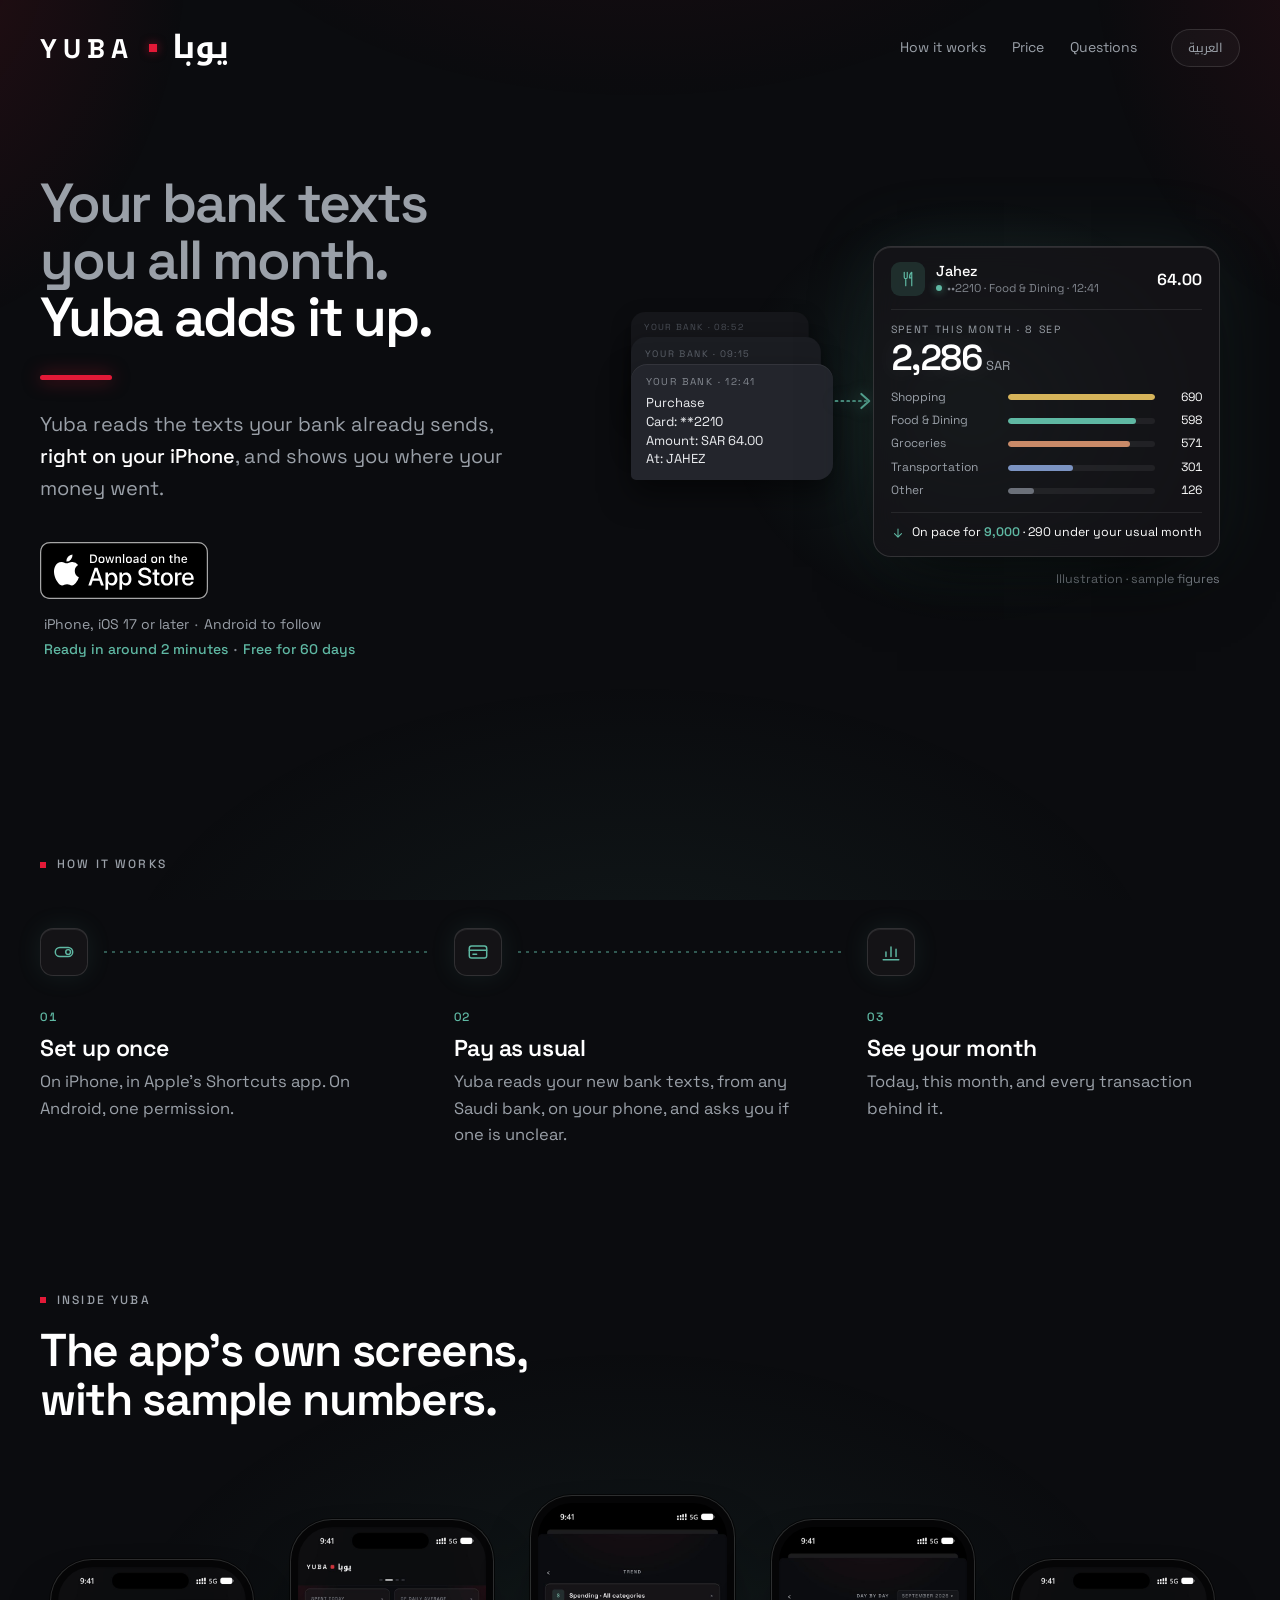
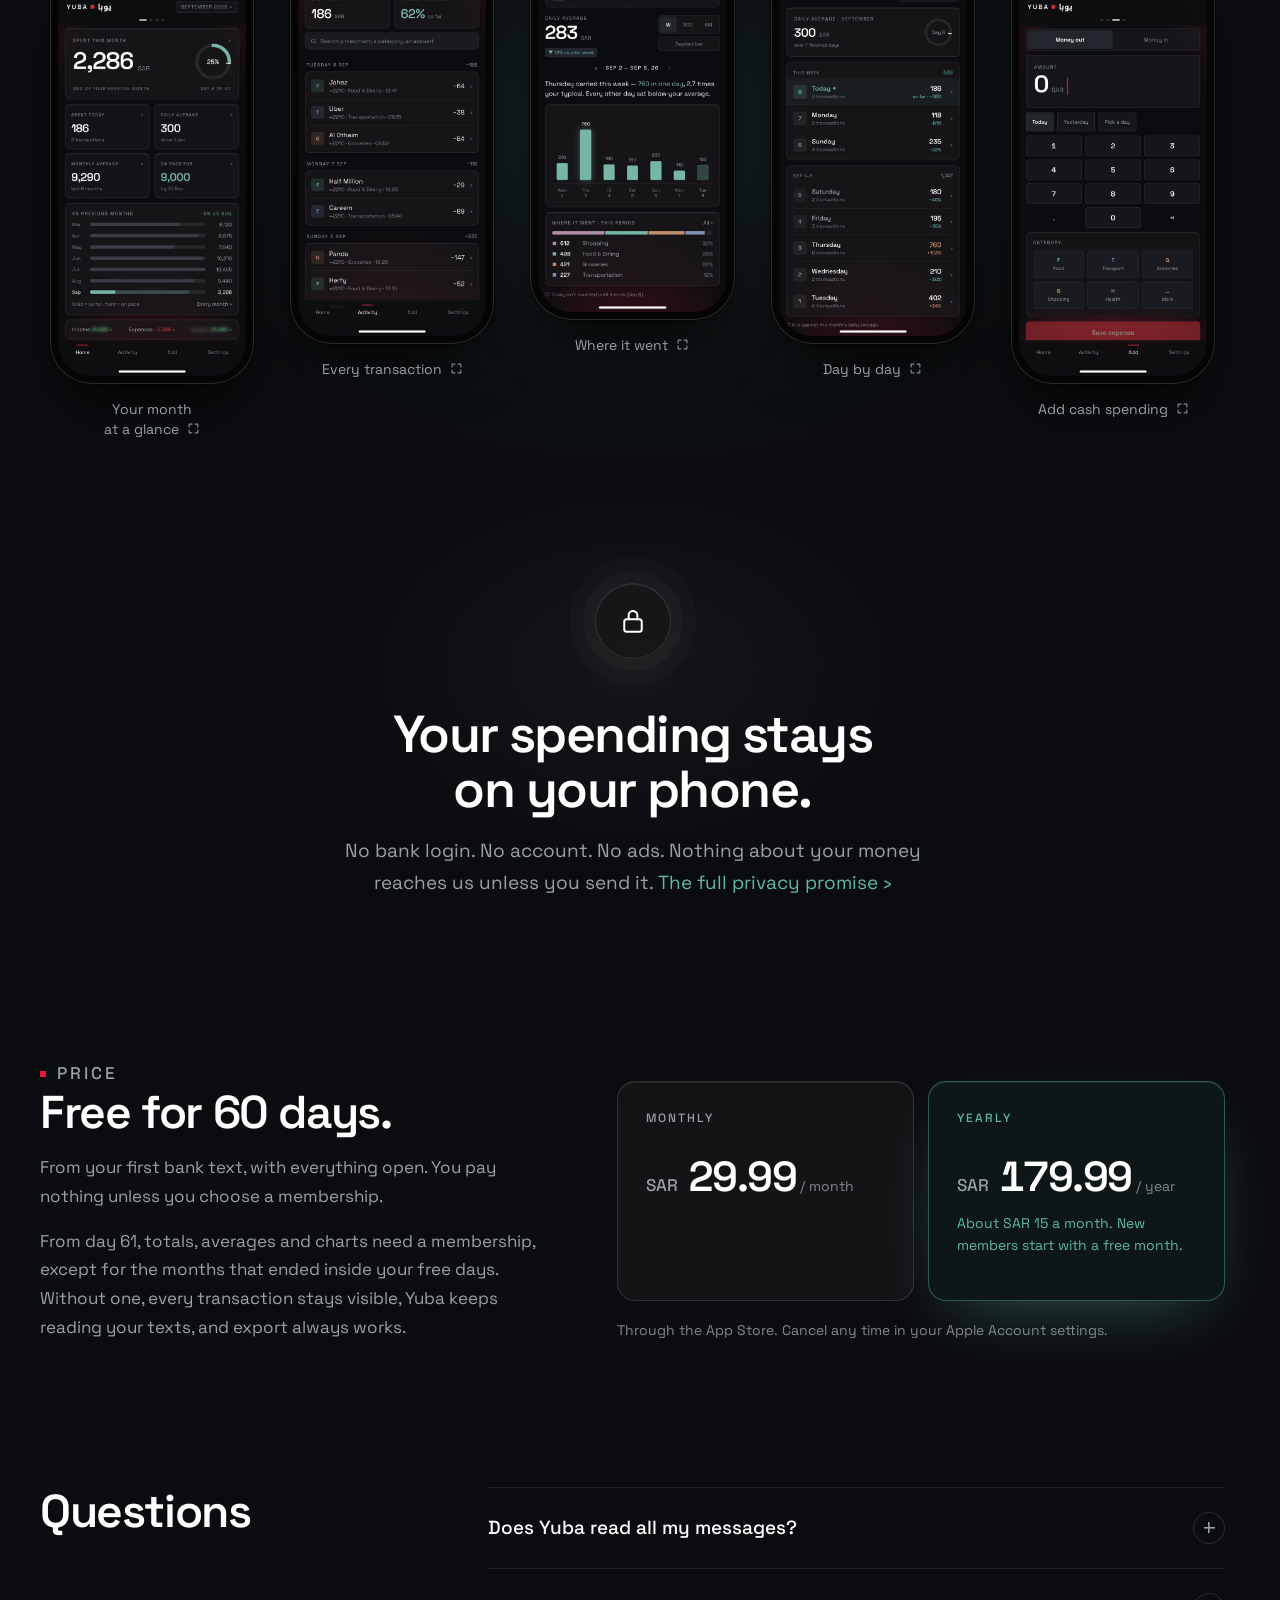
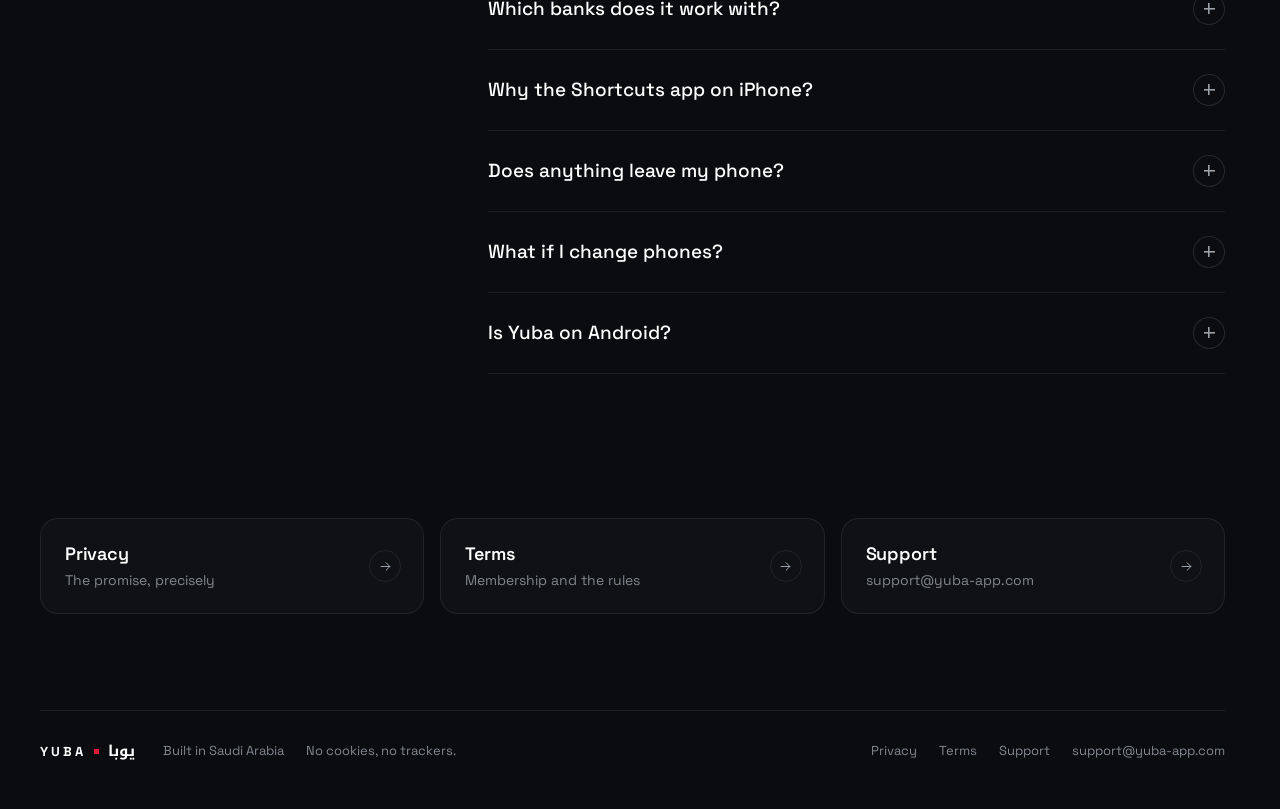
<file: index.html>
<!doctype html>
<html lang="en" data-en-path="/" data-ar-path="/ar/" data-title-ar="يوبا · Yuba — أين تذهب فلوسك؟ الجواب في رسائل بنكك">
<head>
<meta charset="utf-8">
<meta name="viewport" content="width=device-width,initial-scale=1">
<meta name="color-scheme" content="dark">
<title>Yuba · يوبا — your bank texts, added up</title>
<script>
/* Language before the first paint (an Arabic visitor never sees English first), the Latin half of
   the Arabic face fetched early, html.js for the enhanced layout, html.scrolled for the header. The rest is /site.js.
   Every page has two addresses, data-en-path ("/privacy/") and data-ar-path ("/ar/privacy/"); both files hold both
   languages, so the address simply follows the language shown — no reload. An /ar/ address always opens in Arabic. */
(function (d) {
  var en = d.getAttribute('data-en-path'), ar = d.getAttribute('data-ar-path');
  var onAr = /^\/ar(\/|$)/.test(location.pathname);
  var s = null, q = null;
  try { s = localStorage.getItem('yuba-lang'); } catch (e) {}
  try { q = new URLSearchParams(location.search).get('lang'); } catch (e) {}
  if (q !== 'ar' && q !== 'en') q = null;
  if (q) s = q;
  else if (onAr) s = 'ar';
  else if (s !== 'ar' && s !== 'en') {
    // no choice saved yet: a phone set to Arabic opens the Arabic page
    try { if (/^ar(-|$)/i.test((navigator.languages && navigator.languages[0]) || navigator.language || '')) s = 'ar'; } catch (e) {}
  }
  if (q || onAr) { try { localStorage.setItem('yuba-lang', s); } catch (e) {} }
  var want = s === 'ar' ? ar : en;
  if (want && want !== location.pathname) { try { history.replaceState(null, '', want + location.hash); } catch (e) {} }
  else if (q) { try { history.replaceState(null, '', location.pathname + location.hash); } catch (e) {} }
  d.className = 'js';
  if (s === 'ar') {
    d.setAttribute('data-lang', 'ar'); d.lang = 'ar';
    var l = document.createElement('link');
    l.rel = 'preload'; l.as = 'font'; l.type = 'font/woff2'; l.crossOrigin = 'anonymous';
    l.href = '/fonts/noto-kufi-arabic-latin.woff2';
    document.head.appendChild(l);
  } else { d.removeAttribute('data-lang'); d.lang = 'en'; }
  var on = false, f = function () { var y = (window.scrollY || 0) > 8; if (y !== on) { on = y; d.classList.toggle('scrolled', y); } };
  f(); addEventListener('scroll', f, { passive: true });
})(document.documentElement);
</script>
<meta name="description" content="Your bank texts you all month. Yuba adds it up — it reads the texts your bank already sends, right on your iPhone, and shows you where your money went.">
<link rel="canonical" href="https://yuba-app.com/">
<link rel="alternate" hreflang="en" href="https://yuba-app.com/">
<link rel="alternate" hreflang="ar" href="https://yuba-app.com/ar/">
<link rel="alternate" hreflang="x-default" href="https://yuba-app.com/">
<meta property="og:type" content="website">
<meta property="og:locale" content="en_US">
<meta property="og:locale:alternate" content="ar_SA">
<meta property="og:site_name" content="Yuba · يوبا">
<meta property="og:url" content="https://yuba-app.com/">
<meta property="og:title" content="Yuba — your bank texts you all month. Yuba adds it up.">
<meta property="og:description" content="Yuba reads the texts your bank already sends, right on your iPhone, and shows you where your money went. Your spending stays on your phone.">
<meta property="og:image" content="https://yuba-app.com/og/yuba-og.jpg">
<meta property="og:image:width" content="1200">
<meta property="og:image:height" content="630">
<meta property="og:image:alt" content="Yuba — your bank texts you all month, Yuba adds it up. أين تذهب فلوسك؟ الجواب في رسائل بنكك.">
<meta name="twitter:card" content="summary_large_image">
<link rel="icon" type="image/png" sizes="32x32" href="/icons/favicon-32.png">
<link rel="icon" type="image/png" sizes="192x192" href="/icons/icon-192.png">
<link rel="apple-touch-icon" href="/icons/apple-touch-icon.png">
<meta name="theme-color" content="#0b0c0f">
<link rel="preload" href="/fonts/space-grotesk-latin.woff2" as="font" type="font/woff2" crossorigin>
<link rel="stylesheet" href="/site.css">
<script src="/site.js" async></script>
<noscript><style>body [lang="ar"]{display:revert !important}.langbtn{display:none}</style></noscript>
<script type="application/ld+json">{"@context":"https://schema.org","@type":"WebSite","name":"Yuba","alternateName":"يوبا","url":"https://yuba-app.com/","inLanguage":["en","ar"]}</script>
</head>
<body class="p-home">
<a class="skip" href="#main"><span lang="en">Skip to content</span><span lang="ar">انتقل إلى المحتوى</span></a>
<header class="site">
  <div class="head-in">
    <a class="lockup" href="/" aria-label="Yuba · يوبا, home" data-aria-en="Yuba · يوبا, home" data-aria-ar="يوبا · Yuba، الصفحة الرئيسية">
      <span class="latin">YUBA</span><span class="dot"></span><span class="arabic">يوبا</span>
    </a>
    <nav class="jump" aria-label="Sections" data-aria-en="Sections" data-aria-ar="أقسام الصفحة">
      <a href="#how"><span lang="en">How it works</span><span lang="ar">كيف يعمل</span></a>
      <a href="#price"><span lang="en">Price</span><span lang="ar">السعر</span></a>
      <a href="#faq"><span lang="en">Questions</span><span lang="ar">أسئلة شائعة</span></a>
    </nav>
    <button class="langbtn" type="button">
      <span lang="ar">العربية</span><span lang="en">English</span>
    </button>
    <button class="menubtn" type="button" aria-expanded="false" aria-controls="menu" aria-label="Menu" data-aria-en="Menu" data-aria-ar="القائمة"><i></i><i></i></button>
  </div>
  <div class="menu" id="menu">
    <nav class="menu-in" aria-label="Menu" data-aria-en="Menu" data-aria-ar="القائمة">
      <a href="#how"><span lang="en">How it works</span><span lang="ar">كيف يعمل</span></a>
      <a href="#price"><span lang="en">Price</span><span lang="ar">السعر</span></a>
      <a href="#faq"><span lang="en">Questions</span><span lang="ar">أسئلة شائعة</span></a>
      <span class="menu-pages">
        <a href="/privacy/"><span lang="en">Privacy</span><span lang="ar">الخصوصية</span></a>
        <a href="/terms/"><span lang="en">Terms</span><span lang="ar">الشروط</span></a>
        <a href="/support/"><span lang="en">Support</span><span lang="ar">الدعم</span></a>
      </span>
    </nav>
  </div>
</header>
<div class="page wide">

  <main id="main">
    <!-- ══════════════════════════ English ══════════════════════════ -->
    <section class="home" lang="en">
      <div class="hero-grid">
      <div class="hero-text">
      <h1><span class="l">Your bank texts you all month.</span> <span class="l">Yuba adds it up.</span></h1>
      <i class="tick"></i>
      <p class="lede">Yuba reads the texts your bank already sends, <strong>right on your iPhone</strong>, and shows you where your money went.</p>
      <div class="get">
        <a class="store" href="https://apps.apple.com/sa/app/yuba/id6804229407"><img src="/badges/app-store-en-us.svg" width="150" height="50" alt="Download on the App Store"></a>
        <div class="get-note">
          <ul class="specs"><li>iPhone, iOS 17 or later</li><li>Android to follow</li></ul>
          <ul class="specs perks"><li>Ready in around 2 minutes</li><li>Free for 60 days</li></ul>
        </div>
      </div>
      </div>
      <div class="hero-art">
      <figure class="stage" role="img" aria-label="Three bank texts become a line in your month and a monthly total by category">
        <div class="texts" aria-hidden="true">
          <p class="bubble b3"><span class="from">Your bank · 08:52</span>Purchase
Card: **2210
Amount: SAR 84.00
At: AL OTHAIM</p>
          <p class="bubble b2"><span class="from">Your bank · 09:15</span>Purchase
Card: **2210
Amount: SAR 38.00
At: UBER</p>
          <p class="bubble b1"><span class="from">Your bank · 12:41</span>Purchase
Card: **2210
Amount: SAR 64.00
At: JAHEZ</p>
        </div>
        <div class="flow" aria-hidden="true"><svg viewBox="0 0 48 32" fill="none"><path d="M3 16h37" stroke="#5fb8a3" stroke-width="2" stroke-linecap="round" stroke-dasharray="2.5 4.5"/><path d="M34 7.5l9.5 8.5-9.5 8.5" stroke="#5fb8a3" stroke-width="2.4" stroke-linecap="round" stroke-linejoin="round"/></svg></div>
        <div class="month" aria-hidden="true">
          <div class="newrow">
            <div class="ico"><svg viewBox="0 0 24 24" fill="none" stroke="currentColor" stroke-width="1.6" stroke-linecap="round" stroke-linejoin="round"><path d="M7 3v6.5a2 2 0 0 0 2 2 2 2 0 0 0 2-2V3M9 11.5V21M17 21V3c-2 1.3-3 4-3 7.5h3"/></svg></div>
            <div class="who"><div class="name">Jahez</div><div class="meta"><i class="live"></i>••2210 · Food &amp; Dining · 12:41</div></div>
            <div class="amt">64.00</div>
          </div>
          <div class="k">Spent this month · 8 Sep</div>
          <div class="fig">2,286<small>SAR</small></div>
          <div class="cats">
            <div class="cat"><span class="n">Shopping</span><span class="bar"><i style="width:100%;background:#d6b45a"></i></span><span class="v">690</span></div>
            <div class="cat"><span class="n">Food &amp; Dining</span><span class="bar"><i style="width:87%;background:#5fb8a3"></i></span><span class="v">598</span></div>
            <div class="cat"><span class="n">Groceries</span><span class="bar"><i style="width:83%;background:#c98a68"></i></span><span class="v">571</span></div>
            <div class="cat"><span class="n">Transportation</span><span class="bar"><i style="width:44%;background:#7b93c2"></i></span><span class="v">301</span></div>
            <div class="cat"><span class="n">Other</span><span class="bar"><i style="width:18%;background:#6b7079"></i></span><span class="v">126</span></div>
          </div>
          <div class="pace"><svg viewBox="0 0 24 24" fill="none" stroke="currentColor" stroke-width="1.8" stroke-linecap="round" stroke-linejoin="round"><path d="M12 5v14M6 13l6 6 6-6"/></svg><span>On pace for <b>9,000</b> · 290 under your usual month</span></div>
        </div>
      </figure>
      <p class="stage-note">Illustration · sample figures</p>
      </div>
      </div>

      <div class="band how" id="how">
        <div class="band-head"><h2 class="kicker">How it works</h2></div>
        <ol class="steps">
          <li><span class="chip" aria-hidden="true"><svg viewBox="0 0 24 24" fill="none" stroke="currentColor" stroke-width="1.6" stroke-linecap="round" stroke-linejoin="round"><rect x="2.5" y="7" width="19" height="10" rx="5"/><circle cx="16.5" cy="12" r="2.6"/></svg></span><span class="num">01</span><h3>Set up once</h3><p>On iPhone, in Apple’s Shortcuts app. On Android, one permission.</p></li>
          <li><span class="chip" aria-hidden="true"><svg viewBox="0 0 24 24" fill="none" stroke="currentColor" stroke-width="1.6" stroke-linecap="round" stroke-linejoin="round"><rect x="2.5" y="5.5" width="19" height="13" rx="2.5"/><path d="M2.5 10h19M6.5 14.5h4"/></svg></span><span class="num">02</span><h3>Pay as usual</h3><p>Yuba reads your new bank texts, from any Saudi bank, on your phone, and asks you if one is unclear.</p></li>
          <li><span class="chip" aria-hidden="true"><svg viewBox="0 0 24 24" fill="none" stroke="currentColor" stroke-width="1.6" stroke-linecap="round" stroke-linejoin="round"><path d="M3.5 20.5h17M6.5 17v-5M12 17V6.5M17.5 17v-8"/></svg></span><span class="num">03</span><h3>See your month</h3><p>Today, this month, and every transaction behind it.</p></li>
        </ol>
      </div>

      <div class="band gallery">
        <div class="band-head">
          <p class="kicker">Inside Yuba</p>
          <h2 class="band-title">The app’s own screens, with sample numbers.</h2>
          <div class="shot-nav">
            <button type="button" class="prev" aria-label="Previous screens"><svg viewBox="0 0 24 24" fill="none" stroke="currentColor" stroke-width="1.6" stroke-linecap="round" stroke-linejoin="round" aria-hidden="true"><path d="M15 5l-7 7 7 7"/></svg></button>
            <button type="button" class="next" aria-label="Next screens"><svg viewBox="0 0 24 24" fill="none" stroke="currentColor" stroke-width="1.6" stroke-linecap="round" stroke-linejoin="round" aria-hidden="true"><path d="M9 5l7 7-7 7"/></svg></button>
          </div>
        </div>
        <div class="shots" role="group" aria-label="App screens">
          <a class="shot" href="/shots/en/1-home.jpg"><figure><img src="/shots/en/1-home.jpg" width="600" height="1304" loading="lazy" alt="Yuba's Home: spent this month, your pace and the months before" decoding="async"><figcaption>Your month at a glance</figcaption></figure></a>
          <a class="shot" href="/shots/en/2-activity.jpg"><figure><img src="/shots/en/2-activity.jpg" width="600" height="1304" loading="lazy" alt="Activity: every transaction by day" decoding="async"><figcaption>Every transaction</figcaption></figure></a>
          <a class="shot" href="/shots/en/3-trend.jpg"><figure><img src="/shots/en/3-trend.jpg" width="600" height="1304" loading="lazy" alt="Trend: the week's spending and where it went" decoding="async"><figcaption>Where it went</figcaption></figure></a>
          <a class="shot" href="/shots/en/4-day-by-day.jpg"><figure><img src="/shots/en/4-day-by-day.jpg" width="600" height="1304" loading="lazy" alt="Day by day: each day against your average" decoding="async"><figcaption>Day by day</figcaption></figure></a>
          <a class="shot" href="/shots/en/5-add.jpg"><figure><img src="/shots/en/5-add.jpg" width="600" height="1304" loading="lazy" alt="Add: cash spending by hand" decoding="async"><figcaption>Add cash spending</figcaption></figure></a>
        </div>
      </div>

      <div class="band promise" id="privacy">
        <span class="lock" aria-hidden="true"><svg viewBox="0 0 24 24" fill="none" stroke="currentColor" stroke-width="1.6" stroke-linecap="round" stroke-linejoin="round"><rect x="5" y="10.5" width="14" height="10" rx="2"/><path d="M8.5 10.5V7.5a3.5 3.5 0 0 1 7 0v3"/></svg></span>
        <div><h2>Your spending stays on your phone.</h2><p>No bank login. No account. No ads. Nothing about your money reaches us unless you send it. <a href="/privacy/">The full privacy promise ›</a></p></div>
      </div>

      <div class="band" id="price">
        <div class="price-grid">
          <div class="free">
            <p class="kicker">Price</p>
            <h2 class="band-title">Free for 60 days.</h2>
            <p>From your first bank text, with everything open. You pay nothing unless you choose a membership.</p>
            <p>From day 61, totals, averages and charts need a membership, except for the months that ended inside your free days. Without one, every transaction stays visible, Yuba keeps reading your texts, and export always works.</p>
          </div>
          <div class="plans">
            <div class="plan"><span class="plan-name">Monthly</span><span class="plan-price"><span class="cur">SAR</span> 29.99<small> / month</small></span></div>
            <div class="plan best"><span class="plan-name">Yearly</span><span class="plan-price"><span class="cur">SAR</span> 179.99<small> / year</small></span><span class="plan-sub">About SAR 15 a month. New members start with a free month.</span></div>
            <p class="plan-note">Through the App Store. Cancel any time in your Apple Account settings.</p>
          </div>
        </div>
      </div>

      <div class="band qa" id="faq">
        <h2 class="band-title">Questions</h2>
        <div class="faq">
          <details id="q-messages"><summary>Does Yuba read all my messages?</summary><p>No. On iPhone, Shortcuts hands Yuba only texts that contain SAR, SR or ريال. Yuba never sees the rest, and what it does get, it reads on your phone.</p></details>
          <details id="q-banks"><summary>Which banks does it work with?</summary><p>All Saudi banks. Yuba is made for the transaction texts Saudi banks send, in Arabic and English, and it keeps learning new wordings from the people who use it. When a text says money moved in a wording Yuba hasn’t learned yet, it asks you instead of guessing. Teach Yuba, in Settings, writes you an email with that wording, every digit a 9 and people’s names cut to initials, for you to send us.</p></details>
          <details id="q-shortcuts"><summary>Why the Shortcuts app on iPhone?</summary><p>Apple doesn’t let apps read your messages. Instead, Apple’s Shortcuts app, set up once, hands Yuba the bank texts that mention riyals as they arrive. It’s Apple’s own tool, and you stay in control: you can turn it off any time. It takes around 2 minutes.</p></details>
          <details id="q-online"><summary>Does anything leave my phone?</summary><p>Yuba sends nothing about your money. It has no server and no account. It goes online only to check for its own updates (a check that carries a random install number), and memberships run through Apple. Like every app, Yuba is included in your phone’s own backup, under your Apple Account. <a href="/privacy/">Every detail is on the privacy page.</a></p></details>
          <details id="q-phones"><summary>What if I change phones?</summary><p>Your history lives on your phone and in your phone’s own backup, so a new iPhone restored from that backup should bring it along. You can also export every transaction as a spreadsheet at any time.</p></details>
          <details id="q-android"><summary>Is Yuba on Android?</summary><p>Coming soon. On Android there is no Shortcuts step: one permission does it.</p></details>
        </div>
      </div>
    </section>

    <!-- ══════════════════════════ Arabic ══════════════════════════ -->
    <section class="home" lang="ar" dir="rtl">
      <div class="hero-grid">
      <div class="hero-text">
      <h1><span class="l">أين تذهب فلوسك؟</span> <span class="l">الجواب في رسائل بنكك.</span></h1>
      <i class="tick"></i>
      <p class="lede">يقرأ يوبا رسائل بنكك <strong>على جوالك نفسه</strong>، ويرتّب مصاريفك أولًا بأول.</p>
      <div class="get">
        <a class="store" href="https://apps.apple.com/sa/app/yuba/id6804229407"><img src="/badges/app-store-en-us.svg" width="150" height="50" alt="حمّل يوبا من App Store"></a>
        <div class="get-note">
          <ul class="specs"><li>على iPhone بنظام iOS 17 أو أحدث</li><li>ونسخة Android في الطريق</li></ul>
          <ul class="specs perks"><li>جاهز خلال نحو دقيقتين</li><li>مجاني لمدة 60 يومًا</li></ul>
        </div>
      </div>
      </div>
      <div class="hero-art">
      <figure class="stage" role="img" aria-label="ثلاث رسائل من البنك تصبح عملية في شهرك ومجموعًا لمصاريف الشهر حسب الفئة">
        <div class="texts" aria-hidden="true">
          <p class="bubble b3"><span class="from">بنكك · <bdi dir="ltr">08:52</bdi></span>شراء
بطاقة: <bdi dir="ltr">**2210</bdi>
مبلغ: 84.00 ريال
لدى: AL OTHAIM</p>
          <p class="bubble b2"><span class="from">بنكك · <bdi dir="ltr">09:15</bdi></span>شراء
بطاقة: <bdi dir="ltr">**2210</bdi>
مبلغ: 38.00 ريال
لدى: UBER</p>
          <p class="bubble b1"><span class="from">بنكك · <bdi dir="ltr">12:41</bdi></span>شراء
بطاقة: <bdi dir="ltr">**2210</bdi>
مبلغ: 64.00 ريال
لدى: JAHEZ</p>
        </div>
        <div class="flow" aria-hidden="true"><svg viewBox="0 0 48 32" fill="none"><path d="M3 16h37" stroke="#5fb8a3" stroke-width="2" stroke-linecap="round" stroke-dasharray="2.5 4.5"/><path d="M34 7.5l9.5 8.5-9.5 8.5" stroke="#5fb8a3" stroke-width="2.4" stroke-linecap="round" stroke-linejoin="round"/></svg></div>
        <div class="month" aria-hidden="true">
          <div class="newrow">
            <div class="ico"><svg viewBox="0 0 24 24" fill="none" stroke="currentColor" stroke-width="1.6" stroke-linecap="round" stroke-linejoin="round"><path d="M7 3v6.5a2 2 0 0 0 2 2 2 2 0 0 0 2-2V3M9 11.5V21M17 21V3c-2 1.3-3 4-3 7.5h3"/></svg></div>
            <div class="who"><div class="name">Jahez</div><div class="meta" dir="ltr"><i class="live"></i>••2210 · <bdi dir="rtl">الطعام والمطاعم</bdi> · 12:41</div></div>
            <div class="amt">64.00</div>
          </div>
          <div class="k" dir="rtl" style="text-align:left">مصاريف هذا الشهر · 8 سبتمبر</div>
          <div class="fig">2,286<small>ر.س</small></div>
          <div class="cats">
            <div class="cat"><span class="n">التسوق</span><span class="bar"><i style="width:100%;background:#d6b45a"></i></span><span class="v">690</span></div>
            <div class="cat"><span class="n">الطعام والمطاعم</span><span class="bar"><i style="width:87%;background:#5fb8a3"></i></span><span class="v">598</span></div>
            <div class="cat"><span class="n">البقالة</span><span class="bar"><i style="width:83%;background:#c98a68"></i></span><span class="v">571</span></div>
            <div class="cat"><span class="n">المواصلات</span><span class="bar"><i style="width:44%;background:#7b93c2"></i></span><span class="v">301</span></div>
            <div class="cat"><span class="n">أخرى</span><span class="bar"><i style="width:18%;background:#6b7079"></i></span><span class="v">126</span></div>
          </div>
          <div class="pace"><svg viewBox="0 0 24 24" fill="none" stroke="currentColor" stroke-width="1.8" stroke-linecap="round" stroke-linejoin="round"><path d="M12 5v14M6 13l6 6 6-6"/></svg><span dir="rtl">المتوقع لنهاية الشهر <b>9,000</b> · أقل من معتادك بـ290</span></div>
        </div>
      </figure>
      <p class="stage-note">رسم توضيحي · أرقام افتراضية</p>
      </div>
      </div>

      <div class="band how" id="how-ar">
        <div class="band-head"><h2 class="kicker">كيف يعمل</h2></div>
        <ol class="steps">
          <li><span class="chip" aria-hidden="true"><svg viewBox="0 0 24 24" fill="none" stroke="currentColor" stroke-width="1.6" stroke-linecap="round" stroke-linejoin="round"><rect x="2.5" y="7" width="19" height="10" rx="5"/><circle cx="16.5" cy="12" r="2.6"/></svg></span><span class="num">01</span><h3>جهّزه مرة واحدة</h3><p>على iPhone عبر تطبيق «الاختصارات» من Apple، وعلى Android يكفي إذن واحد.</p></li>
          <li><span class="chip" aria-hidden="true"><svg viewBox="0 0 24 24" fill="none" stroke="currentColor" stroke-width="1.6" stroke-linecap="round" stroke-linejoin="round"><rect x="2.5" y="5.5" width="19" height="13" rx="2.5"/><path d="M2.5 10h19M6.5 14.5h4"/></svg></span><span class="num">02</span><h3>ادفع كعادتك</h3><p>يقرأ يوبا رسائل بنكك الجديدة، من أي بنك سعودي، على جوالك، وإن لم تتضح له رسالة سألك عنها.</p></li>
          <li><span class="chip" aria-hidden="true"><svg viewBox="0 0 24 24" fill="none" stroke="currentColor" stroke-width="1.6" stroke-linecap="round" stroke-linejoin="round"><path d="M3.5 20.5h17M6.5 17v-5M12 17V6.5M17.5 17v-8"/></svg></span><span class="num">03</span><h3>تابع شهرك</h3><p>يومك وشهرك، وكل عملية بتفاصيلها.</p></li>
        </ol>
      </div>

      <div class="band gallery">
        <div class="band-head">
          <p class="kicker">داخل يوبا</p>
          <h2 class="band-title">شاشات التطبيق نفسه، بأرقام تجريبية.</h2>
          <div class="shot-nav">
            <button type="button" class="prev" aria-label="الشاشات السابقة"><svg viewBox="0 0 24 24" fill="none" stroke="currentColor" stroke-width="1.6" stroke-linecap="round" stroke-linejoin="round" aria-hidden="true"><path d="M15 5l-7 7 7 7"/></svg></button>
            <button type="button" class="next" aria-label="الشاشات التالية"><svg viewBox="0 0 24 24" fill="none" stroke="currentColor" stroke-width="1.6" stroke-linecap="round" stroke-linejoin="round" aria-hidden="true"><path d="M9 5l7 7-7 7"/></svg></button>
          </div>
        </div>
        <div class="shots" role="group" aria-label="شاشات التطبيق">
          <a class="shot" href="/shots/ar/1-home.jpg"><figure><img src="/shots/ar/1-home.jpg" width="600" height="1304" loading="lazy" alt="الرئيسية في يوبا: مصاريف هذا الشهر ووتيرتك والأشهر السابقة" decoding="async"><figcaption>شهرك في لمحة</figcaption></figure></a>
          <a class="shot" href="/shots/ar/2-activity.jpg"><figure><img src="/shots/ar/2-activity.jpg" width="600" height="1304" loading="lazy" alt="العمليات: كل عملية حسب اليوم" decoding="async"><figcaption>كل عملياتك</figcaption></figure></a>
          <a class="shot" href="/shots/ar/3-trend.jpg"><figure><img src="/shots/ar/3-trend.jpg" width="600" height="1304" loading="lazy" alt="الاتجاه: مصاريف الأسبوع وأين ذهبت" decoding="async"><figcaption>أين ذهبت فلوسك</figcaption></figure></a>
          <a class="shot" href="/shots/ar/4-day-by-day.jpg"><figure><img src="/shots/ar/4-day-by-day.jpg" width="600" height="1304" loading="lazy" alt="يومًا بيوم: كل يوم مقارنة بمتوسطك" decoding="async"><figcaption>يومًا بيوم</figcaption></figure></a>
          <a class="shot" href="/shots/ar/5-add.jpg"><figure><img src="/shots/ar/5-add.jpg" width="600" height="1304" loading="lazy" alt="إضافة: مصاريفك النقدية تسجّلها بنفسك" decoding="async"><figcaption>أضف مصاريفك النقدية</figcaption></figure></a>
        </div>
      </div>

      <div class="band promise" id="privacy-ar">
        <span class="lock" aria-hidden="true"><svg viewBox="0 0 24 24" fill="none" stroke="currentColor" stroke-width="1.6" stroke-linecap="round" stroke-linejoin="round"><rect x="5" y="10.5" width="14" height="10" rx="2"/><path d="M8.5 10.5V7.5a3.5 3.5 0 0 1 7 0v3"/></svg></span>
        <div><h2>بياناتك المالية تبقى على جوالك.</h2><p>لا ربط بحسابك البنكي، ولا تسجيل، ولا إعلانات. ولا يصلنا شيء عن مالك إلا ما ترسله أنت. <a href="/privacy/">وعد الخصوصية كاملًا ›</a></p></div>
      </div>

      <div class="band" id="price-ar">
        <div class="price-grid">
          <div class="free">
            <p class="kicker">السعر</p>
            <h2 class="band-title">مجاني لمدة 60 يومًا.</h2>
            <p>من أول رسالة بنكية، وكل المزايا مفتوحة. ولا تدفع شيئًا ما لم تختر عضوية.</p>
            <p>وابتداءً من اليوم 61 تحتاج المجاميع والمتوسطات والرسوم البيانية إلى عضوية، إلا للأشهر التي اكتملت خلال أيامك المجانية. ومن دونها تبقى كل عملياتك ظاهرة، ويستمر يوبا في قراءة رسائلك، والتصدير متاح دائمًا.</p>
          </div>
          <div class="plans">
            <div class="plan"><span class="plan-name">شهري</span><span class="plan-price">29.99 <span class="cur">ر.س</span><small> شهريًا</small></span></div>
            <div class="plan best"><span class="plan-name">سنوي</span><span class="plan-price">179.99 <span class="cur">ر.س</span><small> سنويًا</small></span><span class="plan-sub">نحو 15 ر.س شهريًا، ويبدأ بشهر مجاني للمشتركين الجدد.</span></div>
            <p class="plan-note">عبر App Store، ويمكنك الإلغاء متى شئت من إعدادات حساب Apple.</p>
          </div>
        </div>
      </div>

      <div class="band qa" id="faq-ar">
        <h2 class="band-title">أسئلة شائعة</h2>
        <div class="faq">
          <details id="q-messages-ar"><summary>هل يقرأ يوبا كل رسائلي؟</summary><p>لا. على iPhone لا تمرّر «الاختصارات» إلى يوبا إلا الرسائل التي فيها SAR أو SR أو «ريال». بقية رسائلك لا يراها يوبا، وما يصله يقرؤه على جوالك نفسه.</p></details>
          <details id="q-banks-ar"><summary>مع أي البنوك يعمل يوبا؟</summary><p>مع كل البنوك السعودية. يوبا مصمَّم لرسائل العمليات التي ترسلها البنوك السعودية، بالعربية والإنجليزية، ويتعلّم الصياغات الجديدة باستمرار من مستخدميه. وإذا قالت رسالة إن مالًا تحرّك بصياغة لم يتعلّمها بعد، يسألك بدل أن يخمّن. و«علِّم يوبا» في الإعدادات يكتب لك رسالة بريد بتلك الصياغة، بعد أن يصير كل رقم فيها 9 وتُختصر أسماء الأشخاص إلى أحرفها الأولى، لترسلها إلينا بنفسك.</p></details>
          <details id="q-shortcuts-ar"><summary>لماذا تطبيق «الاختصارات» على iPhone؟</summary><p>لأن Apple لا تسمح للتطبيقات بقراءة رسائلك. تُعدّ «الاختصارات» مرة واحدة، فتسلّم يوبا رسائل البنك التي تذكر الريال حين تصل. هي أداة من Apple نفسها، والأمر بيدك: توقفها متى شئت. والإعداد يستغرق نحو دقيقتين.</p></details>
          <details id="q-online-ar"><summary>هل يخرج شيء من جوالي؟</summary><p>يوبا لا يرسل شيئًا عن مالك، فلا خادم له ولا حساب. ولا يتصل بالإنترنت إلا ليتحقق من تحديثاته، ويحمل هذا التحقق رقم تثبيت عشوائيًا، أما العضوية فتمرّ عبر Apple. وككل تطبيق، يُحفظ يوبا ضمن النسخة الاحتياطية لجوالك تحت حساب Apple الخاص بك. <a href="/privacy/">التفاصيل كلها في صفحة الخصوصية.</a></p></details>
          <details id="q-phones-ar"><summary>ماذا لو غيّرت جوالي؟</summary><p>سجلّك محفوظ على جوالك وفي نسخته الاحتياطية، فإذا استعدت جوالك الجديد من تلك النسخة فمن المفترض أن يعود معه. ويمكنك أيضًا في أي وقت تصدير كل عملياتك إلى جدول بيانات.</p></details>
          <details id="q-android-ar"><summary>هل يوبا متوفر على Android؟</summary><p>قريبًا. وعلى Android لا حاجة إلى تطبيق «الاختصارات»: يكفي إذن واحد.</p></details>
        </div>
      </div>
    </section>

    <nav class="doors">
      <a class="door" href="/privacy/">
        <span class="t"><span lang="en">Privacy</span><span lang="ar">الخصوصية</span></span>
        <span class="sub"><span lang="en">The promise, precisely</span><span lang="ar">وعدنا بالتفصيل</span></span>
        <span class="mark" aria-hidden="true"><svg viewBox="0 0 24 24" fill="none" stroke="currentColor" stroke-width="1.6" stroke-linecap="round" stroke-linejoin="round"><path d="M5 12h14M13 6l6 6-6 6"/></svg></span>
      </a>
      <a class="door" href="/terms/">
        <span class="t"><span lang="en">Terms</span><span lang="ar">الشروط</span></span>
        <span class="sub"><span lang="en">Membership and the rules</span><span lang="ar">العضوية وشروط الاستخدام</span></span>
        <span class="mark" aria-hidden="true"><svg viewBox="0 0 24 24" fill="none" stroke="currentColor" stroke-width="1.6" stroke-linecap="round" stroke-linejoin="round"><path d="M5 12h14M13 6l6 6-6 6"/></svg></span>
      </a>
      <a class="door" href="/support/">
        <span class="t"><span lang="en">Support</span><span lang="ar">الدعم</span></span>
        <span class="sub">support@yuba-app.com</span>
        <span class="mark" aria-hidden="true"><svg viewBox="0 0 24 24" fill="none" stroke="currentColor" stroke-width="1.6" stroke-linecap="round" stroke-linejoin="round"><path d="M5 12h14M13 6l6 6-6 6"/></svg></span>
      </a>
    </nav>
  </main>

  <footer class="site">
    <a class="lockup small" href="/"><span class="latin">YUBA</span><span class="dot"></span><span class="arabic">يوبا</span></a>
    <span><span lang="en">Built in Saudi Arabia</span><span lang="ar">صُنع في السعودية</span></span>
    <span class="quiet"><span lang="en">No cookies, no trackers.</span><span lang="ar">لا كوكيز ولا تتبّع.</span></span>
    <span class="spacer"></span>
    <a href="/privacy/"><span lang="en">Privacy</span><span lang="ar">الخصوصية</span></a>
    <a href="/terms/"><span lang="en">Terms</span><span lang="ar">الشروط</span></a>
    <a href="/support/"><span lang="en">Support</span><span lang="ar">الدعم</span></a>
    <a href="mailto:support@yuba-app.com">support@yuba-app.com</a>
  </footer>

</div>
</body>
</html>
</file>
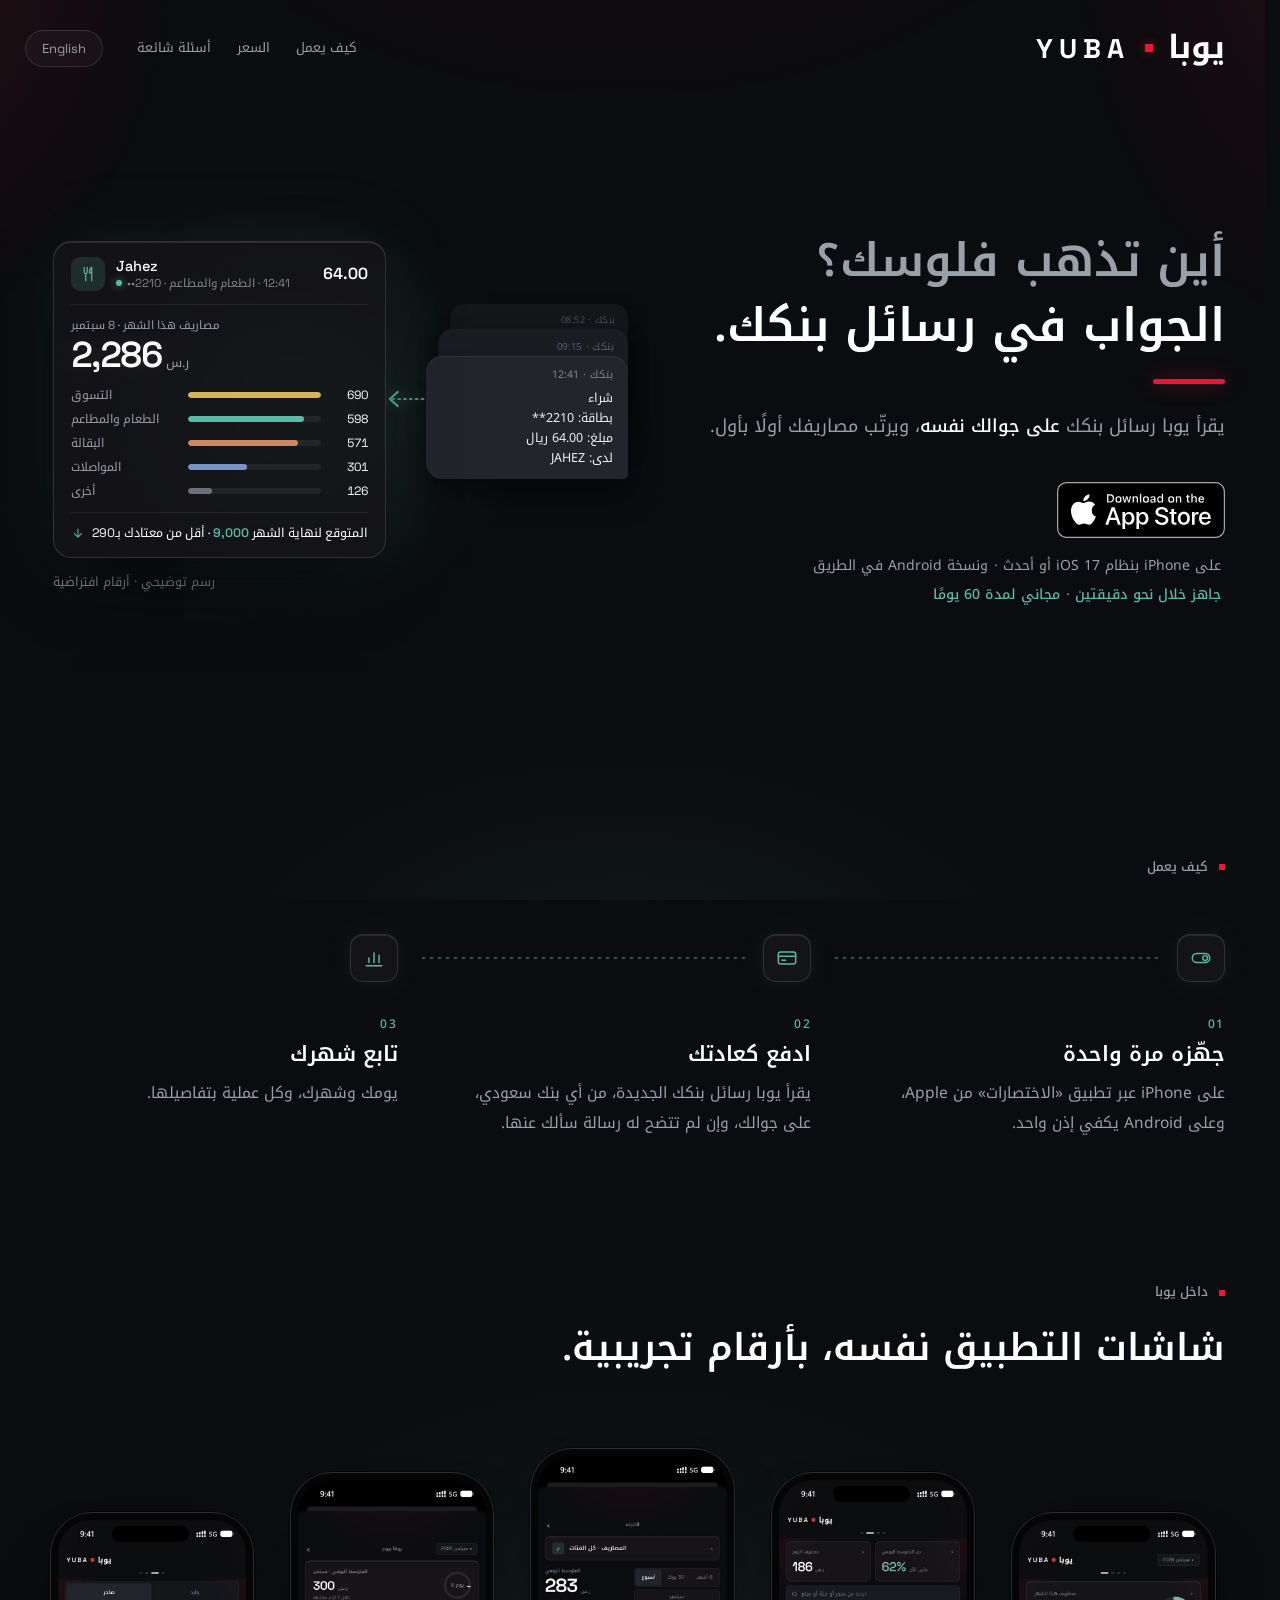
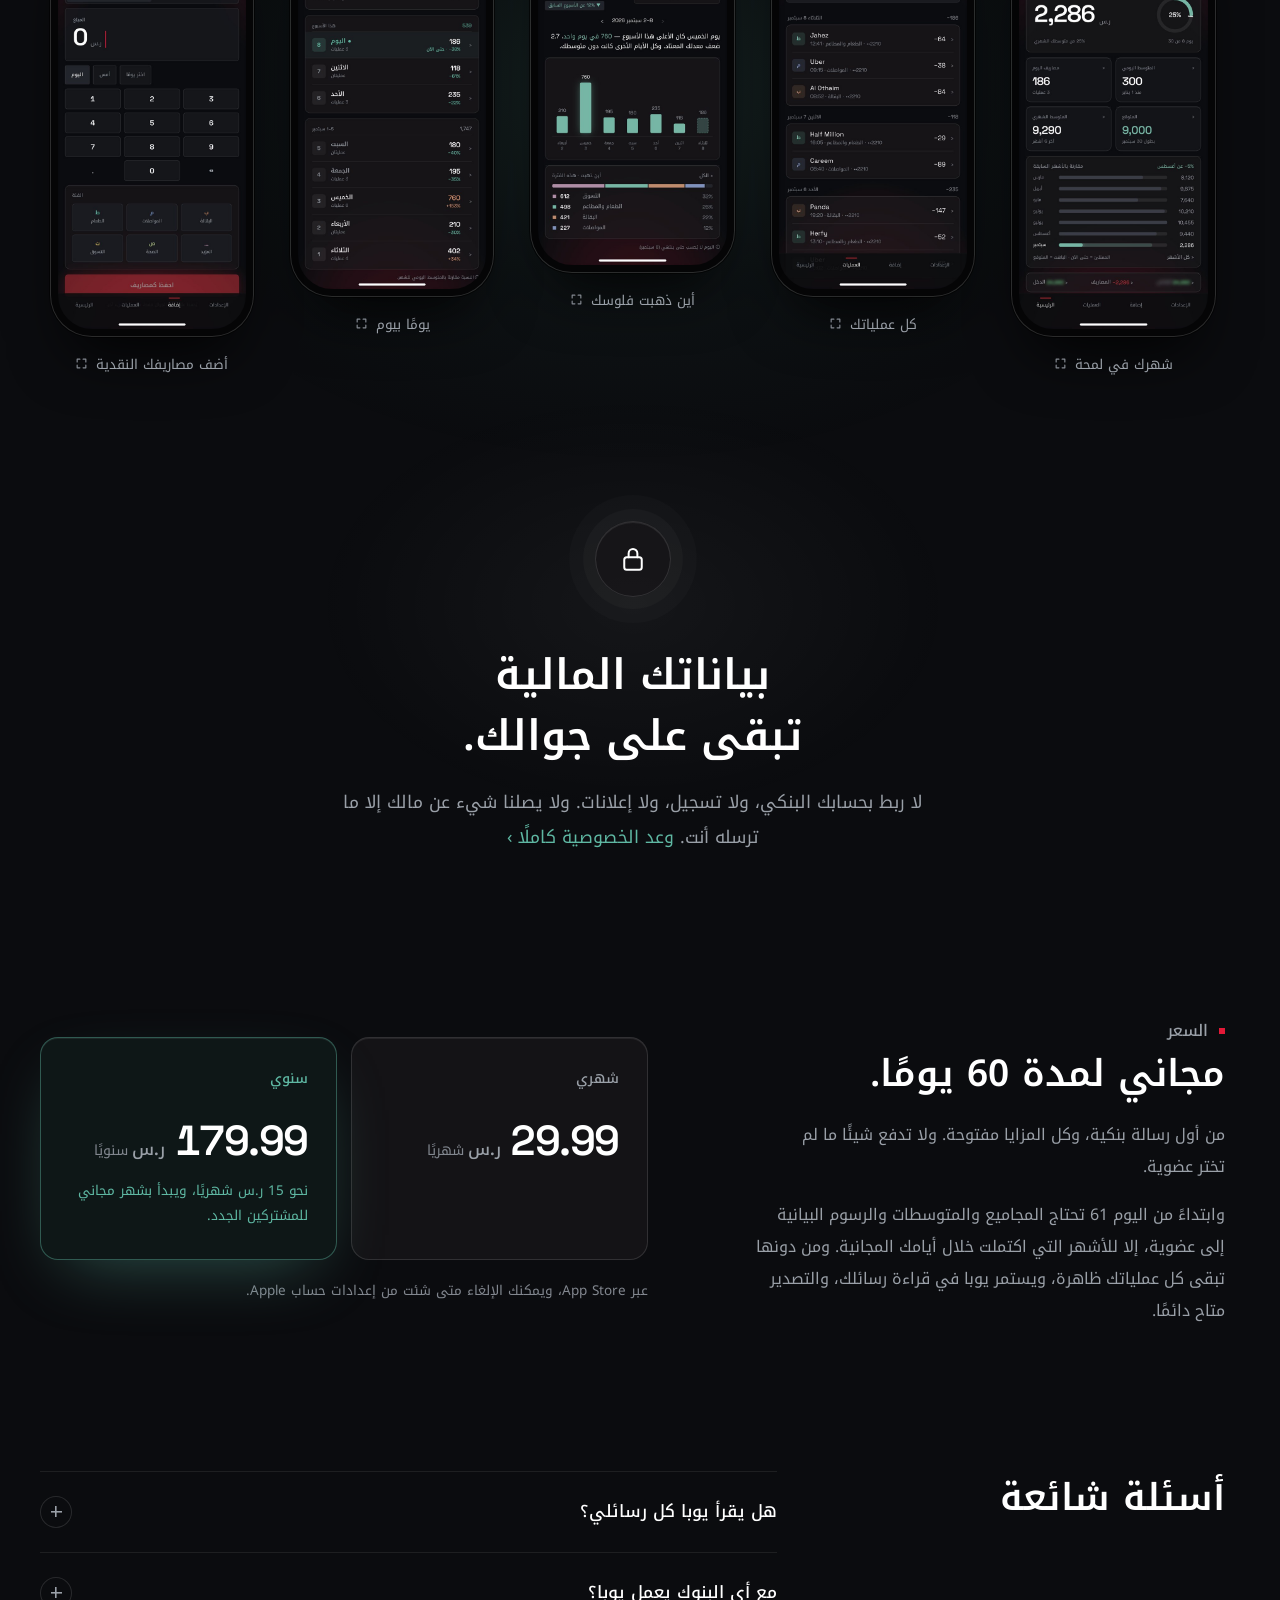
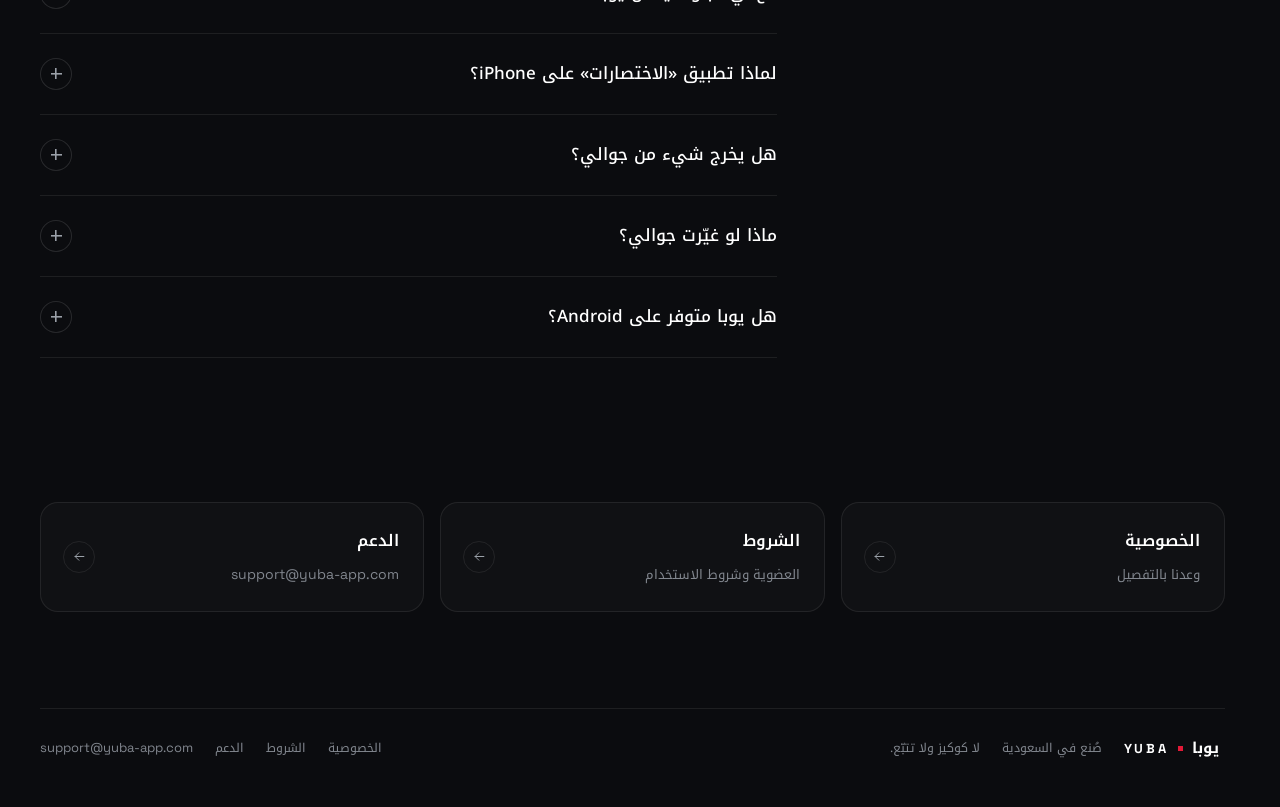
<file: ar/index.html>
<!doctype html>
<html lang="ar" data-lang="ar" data-en-path="/" data-ar-path="/ar/" data-title-ar="يوبا · Yuba — أين تذهب فلوسك؟ الجواب في رسائل بنكك" data-title-en="Yuba · يوبا — your bank texts, added up">
<head>
<meta charset="utf-8">
<meta name="viewport" content="width=device-width,initial-scale=1">
<meta name="color-scheme" content="dark">
<title>يوبا · Yuba — أين تذهب فلوسك؟ الجواب في رسائل بنكك</title>
<script>
/* Language before the first paint (an Arabic visitor never sees English first), the Latin half of
   the Arabic face fetched early, html.js for the enhanced layout, html.scrolled for the header. The rest is /site.js.
   Every page has two addresses, data-en-path ("/privacy/") and data-ar-path ("/ar/privacy/"); both files hold both
   languages, so the address simply follows the language shown — no reload. An /ar/ address always opens in Arabic. */
(function (d) {
  var en = d.getAttribute('data-en-path'), ar = d.getAttribute('data-ar-path');
  var onAr = /^\/ar(\/|$)/.test(location.pathname);
  var s = null, q = null;
  try { s = localStorage.getItem('yuba-lang'); } catch (e) {}
  try { q = new URLSearchParams(location.search).get('lang'); } catch (e) {}
  if (q !== 'ar' && q !== 'en') q = null;
  if (q) s = q;
  else if (onAr) s = 'ar';
  else if (s !== 'ar' && s !== 'en') {
    // no choice saved yet: a phone set to Arabic opens the Arabic page
    try { if (/^ar(-|$)/i.test((navigator.languages && navigator.languages[0]) || navigator.language || '')) s = 'ar'; } catch (e) {}
  }
  if (q || onAr) { try { localStorage.setItem('yuba-lang', s); } catch (e) {} }
  var want = s === 'ar' ? ar : en;
  if (want && want !== location.pathname) { try { history.replaceState(null, '', want + location.hash); } catch (e) {} }
  else if (q) { try { history.replaceState(null, '', location.pathname + location.hash); } catch (e) {} }
  d.className = 'js';
  if (s === 'ar') {
    d.setAttribute('data-lang', 'ar'); d.lang = 'ar';
    var l = document.createElement('link');
    l.rel = 'preload'; l.as = 'font'; l.type = 'font/woff2'; l.crossOrigin = 'anonymous';
    l.href = '/fonts/noto-kufi-arabic-latin.woff2';
    document.head.appendChild(l);
  } else { d.removeAttribute('data-lang'); d.lang = 'en'; }
  var on = false, f = function () { var y = (window.scrollY || 0) > 8; if (y !== on) { on = y; d.classList.toggle('scrolled', y); } };
  f(); addEventListener('scroll', f, { passive: true });
})(document.documentElement);
</script>
<meta name="description" content="يقرأ يوبا رسائل بنكك على جوالك نفسه، ويُريك أين تذهب فلوسك. بياناتك المالية تبقى على جوالك.">
<link rel="canonical" href="https://yuba-app.com/ar/">
<link rel="alternate" hreflang="en" href="https://yuba-app.com/">
<link rel="alternate" hreflang="ar" href="https://yuba-app.com/ar/">
<link rel="alternate" hreflang="x-default" href="https://yuba-app.com/">
<meta property="og:type" content="website">
<meta property="og:locale" content="ar_SA">
<meta property="og:locale:alternate" content="en_US">
<meta property="og:site_name" content="Yuba · يوبا">
<meta property="og:url" content="https://yuba-app.com/ar/">
<meta property="og:title" content="يوبا · Yuba — أين تذهب فلوسك؟ الجواب في رسائل بنكك">
<meta property="og:description" content="يقرأ يوبا رسائل بنكك على جوالك نفسه، ويُريك أين تذهب فلوسك. بياناتك المالية تبقى على جوالك.">
<meta property="og:image" content="https://yuba-app.com/og/yuba-og.jpg">
<meta property="og:image:width" content="1200">
<meta property="og:image:height" content="630">
<meta property="og:image:alt" content="Yuba — your bank texts you all month, Yuba adds it up. أين تذهب فلوسك؟ الجواب في رسائل بنكك.">
<meta name="twitter:card" content="summary_large_image">
<link rel="icon" type="image/png" sizes="32x32" href="/icons/favicon-32.png">
<link rel="icon" type="image/png" sizes="192x192" href="/icons/icon-192.png">
<link rel="apple-touch-icon" href="/icons/apple-touch-icon.png">
<meta name="theme-color" content="#0b0c0f">
<link rel="preload" href="/fonts/space-grotesk-latin.woff2" as="font" type="font/woff2" crossorigin>
<link rel="stylesheet" href="/site.css">
<script src="/site.js" async></script>
<noscript><style>body [lang="ar"]{display:revert !important}.langbtn{display:none}</style></noscript>
<script type="application/ld+json">{"@context":"https://schema.org","@type":"WebSite","name":"Yuba","alternateName":"يوبا","url":"https://yuba-app.com/","inLanguage":["en","ar"]}</script>
</head>
<body class="p-home">
<a class="skip" href="#main"><span lang="en">Skip to content</span><span lang="ar">انتقل إلى المحتوى</span></a>
<header class="site">
  <div class="head-in">
    <a class="lockup" href="/ar/" aria-label="Yuba · يوبا, home" data-aria-en="Yuba · يوبا, home" data-aria-ar="يوبا · Yuba، الصفحة الرئيسية">
      <span class="latin">YUBA</span><span class="dot"></span><span class="arabic">يوبا</span>
    </a>
    <nav class="jump" aria-label="Sections" data-aria-en="Sections" data-aria-ar="أقسام الصفحة">
      <a href="#how"><span lang="en">How it works</span><span lang="ar">كيف يعمل</span></a>
      <a href="#price"><span lang="en">Price</span><span lang="ar">السعر</span></a>
      <a href="#faq"><span lang="en">Questions</span><span lang="ar">أسئلة شائعة</span></a>
    </nav>
    <button class="langbtn" type="button">
      <span lang="ar">العربية</span><span lang="en">English</span>
    </button>
    <button class="menubtn" type="button" aria-expanded="false" aria-controls="menu" aria-label="Menu" data-aria-en="Menu" data-aria-ar="القائمة"><i></i><i></i></button>
  </div>
  <div class="menu" id="menu">
    <nav class="menu-in" aria-label="Menu" data-aria-en="Menu" data-aria-ar="القائمة">
      <a href="#how"><span lang="en">How it works</span><span lang="ar">كيف يعمل</span></a>
      <a href="#price"><span lang="en">Price</span><span lang="ar">السعر</span></a>
      <a href="#faq"><span lang="en">Questions</span><span lang="ar">أسئلة شائعة</span></a>
      <span class="menu-pages">
        <a href="/ar/privacy/"><span lang="en">Privacy</span><span lang="ar">الخصوصية</span></a>
        <a href="/ar/terms/"><span lang="en">Terms</span><span lang="ar">الشروط</span></a>
        <a href="/ar/support/"><span lang="en">Support</span><span lang="ar">الدعم</span></a>
      </span>
    </nav>
  </div>
</header>
<div class="page wide">

  <main id="main">
    <!-- ══════════════════════════ English ══════════════════════════ -->
    <section class="home" lang="en">
      <div class="hero-grid">
      <div class="hero-text">
      <h1><span class="l">Your bank texts you all month.</span> <span class="l">Yuba adds it up.</span></h1>
      <i class="tick"></i>
      <p class="lede">Yuba reads the texts your bank already sends, <strong>right on your iPhone</strong>, and shows you where your money went.</p>
      <div class="get">
        <a class="store" href="https://apps.apple.com/sa/app/yuba/id6804229407"><img src="/badges/app-store-en-us.svg" width="150" height="50" alt="Download on the App Store"></a>
        <div class="get-note">
          <ul class="specs"><li>iPhone, iOS 17 or later</li><li>Android to follow</li></ul>
          <ul class="specs perks"><li>Ready in around 2 minutes</li><li>Free for 60 days</li></ul>
        </div>
      </div>
      </div>
      <div class="hero-art">
      <figure class="stage" role="img" aria-label="Three bank texts become a line in your month and a monthly total by category">
        <div class="texts" aria-hidden="true">
          <p class="bubble b3"><span class="from">Your bank · 08:52</span>Purchase
Card: **2210
Amount: SAR 84.00
At: AL OTHAIM</p>
          <p class="bubble b2"><span class="from">Your bank · 09:15</span>Purchase
Card: **2210
Amount: SAR 38.00
At: UBER</p>
          <p class="bubble b1"><span class="from">Your bank · 12:41</span>Purchase
Card: **2210
Amount: SAR 64.00
At: JAHEZ</p>
        </div>
        <div class="flow" aria-hidden="true"><svg viewBox="0 0 48 32" fill="none"><path d="M3 16h37" stroke="#5fb8a3" stroke-width="2" stroke-linecap="round" stroke-dasharray="2.5 4.5"/><path d="M34 7.5l9.5 8.5-9.5 8.5" stroke="#5fb8a3" stroke-width="2.4" stroke-linecap="round" stroke-linejoin="round"/></svg></div>
        <div class="month" aria-hidden="true">
          <div class="newrow">
            <div class="ico"><svg viewBox="0 0 24 24" fill="none" stroke="currentColor" stroke-width="1.6" stroke-linecap="round" stroke-linejoin="round"><path d="M7 3v6.5a2 2 0 0 0 2 2 2 2 0 0 0 2-2V3M9 11.5V21M17 21V3c-2 1.3-3 4-3 7.5h3"/></svg></div>
            <div class="who"><div class="name">Jahez</div><div class="meta"><i class="live"></i>••2210 · Food &amp; Dining · 12:41</div></div>
            <div class="amt">64.00</div>
          </div>
          <div class="k">Spent this month · 8 Sep</div>
          <div class="fig">2,286<small>SAR</small></div>
          <div class="cats">
            <div class="cat"><span class="n">Shopping</span><span class="bar"><i style="width:100%;background:#d6b45a"></i></span><span class="v">690</span></div>
            <div class="cat"><span class="n">Food &amp; Dining</span><span class="bar"><i style="width:87%;background:#5fb8a3"></i></span><span class="v">598</span></div>
            <div class="cat"><span class="n">Groceries</span><span class="bar"><i style="width:83%;background:#c98a68"></i></span><span class="v">571</span></div>
            <div class="cat"><span class="n">Transportation</span><span class="bar"><i style="width:44%;background:#7b93c2"></i></span><span class="v">301</span></div>
            <div class="cat"><span class="n">Other</span><span class="bar"><i style="width:18%;background:#6b7079"></i></span><span class="v">126</span></div>
          </div>
          <div class="pace"><svg viewBox="0 0 24 24" fill="none" stroke="currentColor" stroke-width="1.8" stroke-linecap="round" stroke-linejoin="round"><path d="M12 5v14M6 13l6 6 6-6"/></svg><span>On pace for <b>9,000</b> · 290 under your usual month</span></div>
        </div>
      </figure>
      <p class="stage-note">Illustration · sample figures</p>
      </div>
      </div>

      <div class="band how" id="how">
        <div class="band-head"><h2 class="kicker">How it works</h2></div>
        <ol class="steps">
          <li><span class="chip" aria-hidden="true"><svg viewBox="0 0 24 24" fill="none" stroke="currentColor" stroke-width="1.6" stroke-linecap="round" stroke-linejoin="round"><rect x="2.5" y="7" width="19" height="10" rx="5"/><circle cx="16.5" cy="12" r="2.6"/></svg></span><span class="num">01</span><h3>Set up once</h3><p>On iPhone, in Apple’s Shortcuts app. On Android, one permission.</p></li>
          <li><span class="chip" aria-hidden="true"><svg viewBox="0 0 24 24" fill="none" stroke="currentColor" stroke-width="1.6" stroke-linecap="round" stroke-linejoin="round"><rect x="2.5" y="5.5" width="19" height="13" rx="2.5"/><path d="M2.5 10h19M6.5 14.5h4"/></svg></span><span class="num">02</span><h3>Pay as usual</h3><p>Yuba reads your new bank texts, from any Saudi bank, on your phone, and asks you if one is unclear.</p></li>
          <li><span class="chip" aria-hidden="true"><svg viewBox="0 0 24 24" fill="none" stroke="currentColor" stroke-width="1.6" stroke-linecap="round" stroke-linejoin="round"><path d="M3.5 20.5h17M6.5 17v-5M12 17V6.5M17.5 17v-8"/></svg></span><span class="num">03</span><h3>See your month</h3><p>Today, this month, and every transaction behind it.</p></li>
        </ol>
      </div>

      <div class="band gallery">
        <div class="band-head">
          <p class="kicker">Inside Yuba</p>
          <h2 class="band-title">The app’s own screens, with sample numbers.</h2>
          <div class="shot-nav">
            <button type="button" class="prev" aria-label="Previous screens"><svg viewBox="0 0 24 24" fill="none" stroke="currentColor" stroke-width="1.6" stroke-linecap="round" stroke-linejoin="round" aria-hidden="true"><path d="M15 5l-7 7 7 7"/></svg></button>
            <button type="button" class="next" aria-label="Next screens"><svg viewBox="0 0 24 24" fill="none" stroke="currentColor" stroke-width="1.6" stroke-linecap="round" stroke-linejoin="round" aria-hidden="true"><path d="M9 5l7 7-7 7"/></svg></button>
          </div>
        </div>
        <div class="shots" role="group" aria-label="App screens">
          <a class="shot" href="/shots/en/1-home.jpg"><figure><img src="/shots/en/1-home.jpg" width="600" height="1304" loading="lazy" alt="Yuba's Home: spent this month, your pace and the months before" decoding="async"><figcaption>Your month at a glance</figcaption></figure></a>
          <a class="shot" href="/shots/en/2-activity.jpg"><figure><img src="/shots/en/2-activity.jpg" width="600" height="1304" loading="lazy" alt="Activity: every transaction by day" decoding="async"><figcaption>Every transaction</figcaption></figure></a>
          <a class="shot" href="/shots/en/3-trend.jpg"><figure><img src="/shots/en/3-trend.jpg" width="600" height="1304" loading="lazy" alt="Trend: the week's spending and where it went" decoding="async"><figcaption>Where it went</figcaption></figure></a>
          <a class="shot" href="/shots/en/4-day-by-day.jpg"><figure><img src="/shots/en/4-day-by-day.jpg" width="600" height="1304" loading="lazy" alt="Day by day: each day against your average" decoding="async"><figcaption>Day by day</figcaption></figure></a>
          <a class="shot" href="/shots/en/5-add.jpg"><figure><img src="/shots/en/5-add.jpg" width="600" height="1304" loading="lazy" alt="Add: cash spending by hand" decoding="async"><figcaption>Add cash spending</figcaption></figure></a>
        </div>
      </div>

      <div class="band promise" id="privacy">
        <span class="lock" aria-hidden="true"><svg viewBox="0 0 24 24" fill="none" stroke="currentColor" stroke-width="1.6" stroke-linecap="round" stroke-linejoin="round"><rect x="5" y="10.5" width="14" height="10" rx="2"/><path d="M8.5 10.5V7.5a3.5 3.5 0 0 1 7 0v3"/></svg></span>
        <div><h2>Your spending stays on your phone.</h2><p>No bank login. No account. No ads. Nothing about your money reaches us unless you send it. <a href="/ar/privacy/">The full privacy promise ›</a></p></div>
      </div>

      <div class="band" id="price">
        <div class="price-grid">
          <div class="free">
            <p class="kicker">Price</p>
            <h2 class="band-title">Free for 60 days.</h2>
            <p>From your first bank text, with everything open. You pay nothing unless you choose a membership.</p>
            <p>From day 61, totals, averages and charts need a membership, except for the months that ended inside your free days. Without one, every transaction stays visible, Yuba keeps reading your texts, and export always works.</p>
          </div>
          <div class="plans">
            <div class="plan"><span class="plan-name">Monthly</span><span class="plan-price"><span class="cur">SAR</span> 29.99<small> / month</small></span></div>
            <div class="plan best"><span class="plan-name">Yearly</span><span class="plan-price"><span class="cur">SAR</span> 179.99<small> / year</small></span><span class="plan-sub">About SAR 15 a month. New members start with a free month.</span></div>
            <p class="plan-note">Through the App Store. Cancel any time in your Apple Account settings.</p>
          </div>
        </div>
      </div>

      <div class="band qa" id="faq">
        <h2 class="band-title">Questions</h2>
        <div class="faq">
          <details id="q-messages"><summary>Does Yuba read all my messages?</summary><p>No. On iPhone, Shortcuts hands Yuba only texts that contain SAR, SR or ريال. Yuba never sees the rest, and what it does get, it reads on your phone.</p></details>
          <details id="q-banks"><summary>Which banks does it work with?</summary><p>All Saudi banks. Yuba is made for the transaction texts Saudi banks send, in Arabic and English, and it keeps learning new wordings from the people who use it. When a text says money moved in a wording Yuba hasn’t learned yet, it asks you instead of guessing. Teach Yuba, in Settings, writes you an email with that wording, every digit a 9 and people’s names cut to initials, for you to send us.</p></details>
          <details id="q-shortcuts"><summary>Why the Shortcuts app on iPhone?</summary><p>Apple doesn’t let apps read your messages. Instead, Apple’s Shortcuts app, set up once, hands Yuba the bank texts that mention riyals as they arrive. It’s Apple’s own tool, and you stay in control: you can turn it off any time. It takes around 2 minutes.</p></details>
          <details id="q-online"><summary>Does anything leave my phone?</summary><p>Yuba sends nothing about your money. It has no server and no account. It goes online only to check for its own updates (a check that carries a random install number), and memberships run through Apple. Like every app, Yuba is included in your phone’s own backup, under your Apple Account. <a href="/ar/privacy/">Every detail is on the privacy page.</a></p></details>
          <details id="q-phones"><summary>What if I change phones?</summary><p>Your history lives on your phone and in your phone’s own backup, so a new iPhone restored from that backup should bring it along. You can also export every transaction as a spreadsheet at any time.</p></details>
          <details id="q-android"><summary>Is Yuba on Android?</summary><p>Coming soon. On Android there is no Shortcuts step: one permission does it.</p></details>
        </div>
      </div>
    </section>

    <!-- ══════════════════════════ Arabic ══════════════════════════ -->
    <section class="home" lang="ar" dir="rtl">
      <div class="hero-grid">
      <div class="hero-text">
      <h1><span class="l">أين تذهب فلوسك؟</span> <span class="l">الجواب في رسائل بنكك.</span></h1>
      <i class="tick"></i>
      <p class="lede">يقرأ يوبا رسائل بنكك <strong>على جوالك نفسه</strong>، ويرتّب مصاريفك أولًا بأول.</p>
      <div class="get">
        <a class="store" href="https://apps.apple.com/sa/app/yuba/id6804229407"><img src="/badges/app-store-en-us.svg" width="150" height="50" alt="حمّل يوبا من App Store"></a>
        <div class="get-note">
          <ul class="specs"><li>على iPhone بنظام iOS 17 أو أحدث</li><li>ونسخة Android في الطريق</li></ul>
          <ul class="specs perks"><li>جاهز خلال نحو دقيقتين</li><li>مجاني لمدة 60 يومًا</li></ul>
        </div>
      </div>
      </div>
      <div class="hero-art">
      <figure class="stage" role="img" aria-label="ثلاث رسائل من البنك تصبح عملية في شهرك ومجموعًا لمصاريف الشهر حسب الفئة">
        <div class="texts" aria-hidden="true">
          <p class="bubble b3"><span class="from">بنكك · <bdi dir="ltr">08:52</bdi></span>شراء
بطاقة: <bdi dir="ltr">**2210</bdi>
مبلغ: 84.00 ريال
لدى: AL OTHAIM</p>
          <p class="bubble b2"><span class="from">بنكك · <bdi dir="ltr">09:15</bdi></span>شراء
بطاقة: <bdi dir="ltr">**2210</bdi>
مبلغ: 38.00 ريال
لدى: UBER</p>
          <p class="bubble b1"><span class="from">بنكك · <bdi dir="ltr">12:41</bdi></span>شراء
بطاقة: <bdi dir="ltr">**2210</bdi>
مبلغ: 64.00 ريال
لدى: JAHEZ</p>
        </div>
        <div class="flow" aria-hidden="true"><svg viewBox="0 0 48 32" fill="none"><path d="M3 16h37" stroke="#5fb8a3" stroke-width="2" stroke-linecap="round" stroke-dasharray="2.5 4.5"/><path d="M34 7.5l9.5 8.5-9.5 8.5" stroke="#5fb8a3" stroke-width="2.4" stroke-linecap="round" stroke-linejoin="round"/></svg></div>
        <div class="month" aria-hidden="true">
          <div class="newrow">
            <div class="ico"><svg viewBox="0 0 24 24" fill="none" stroke="currentColor" stroke-width="1.6" stroke-linecap="round" stroke-linejoin="round"><path d="M7 3v6.5a2 2 0 0 0 2 2 2 2 0 0 0 2-2V3M9 11.5V21M17 21V3c-2 1.3-3 4-3 7.5h3"/></svg></div>
            <div class="who"><div class="name">Jahez</div><div class="meta" dir="ltr"><i class="live"></i>••2210 · <bdi dir="rtl">الطعام والمطاعم</bdi> · 12:41</div></div>
            <div class="amt">64.00</div>
          </div>
          <div class="k" dir="rtl" style="text-align:left">مصاريف هذا الشهر · 8 سبتمبر</div>
          <div class="fig">2,286<small>ر.س</small></div>
          <div class="cats">
            <div class="cat"><span class="n">التسوق</span><span class="bar"><i style="width:100%;background:#d6b45a"></i></span><span class="v">690</span></div>
            <div class="cat"><span class="n">الطعام والمطاعم</span><span class="bar"><i style="width:87%;background:#5fb8a3"></i></span><span class="v">598</span></div>
            <div class="cat"><span class="n">البقالة</span><span class="bar"><i style="width:83%;background:#c98a68"></i></span><span class="v">571</span></div>
            <div class="cat"><span class="n">المواصلات</span><span class="bar"><i style="width:44%;background:#7b93c2"></i></span><span class="v">301</span></div>
            <div class="cat"><span class="n">أخرى</span><span class="bar"><i style="width:18%;background:#6b7079"></i></span><span class="v">126</span></div>
          </div>
          <div class="pace"><svg viewBox="0 0 24 24" fill="none" stroke="currentColor" stroke-width="1.8" stroke-linecap="round" stroke-linejoin="round"><path d="M12 5v14M6 13l6 6 6-6"/></svg><span dir="rtl">المتوقع لنهاية الشهر <b>9,000</b> · أقل من معتادك بـ290</span></div>
        </div>
      </figure>
      <p class="stage-note">رسم توضيحي · أرقام افتراضية</p>
      </div>
      </div>

      <div class="band how" id="how-ar">
        <div class="band-head"><h2 class="kicker">كيف يعمل</h2></div>
        <ol class="steps">
          <li><span class="chip" aria-hidden="true"><svg viewBox="0 0 24 24" fill="none" stroke="currentColor" stroke-width="1.6" stroke-linecap="round" stroke-linejoin="round"><rect x="2.5" y="7" width="19" height="10" rx="5"/><circle cx="16.5" cy="12" r="2.6"/></svg></span><span class="num">01</span><h3>جهّزه مرة واحدة</h3><p>على iPhone عبر تطبيق «الاختصارات» من Apple، وعلى Android يكفي إذن واحد.</p></li>
          <li><span class="chip" aria-hidden="true"><svg viewBox="0 0 24 24" fill="none" stroke="currentColor" stroke-width="1.6" stroke-linecap="round" stroke-linejoin="round"><rect x="2.5" y="5.5" width="19" height="13" rx="2.5"/><path d="M2.5 10h19M6.5 14.5h4"/></svg></span><span class="num">02</span><h3>ادفع كعادتك</h3><p>يقرأ يوبا رسائل بنكك الجديدة، من أي بنك سعودي، على جوالك، وإن لم تتضح له رسالة سألك عنها.</p></li>
          <li><span class="chip" aria-hidden="true"><svg viewBox="0 0 24 24" fill="none" stroke="currentColor" stroke-width="1.6" stroke-linecap="round" stroke-linejoin="round"><path d="M3.5 20.5h17M6.5 17v-5M12 17V6.5M17.5 17v-8"/></svg></span><span class="num">03</span><h3>تابع شهرك</h3><p>يومك وشهرك، وكل عملية بتفاصيلها.</p></li>
        </ol>
      </div>

      <div class="band gallery">
        <div class="band-head">
          <p class="kicker">داخل يوبا</p>
          <h2 class="band-title">شاشات التطبيق نفسه، بأرقام تجريبية.</h2>
          <div class="shot-nav">
            <button type="button" class="prev" aria-label="الشاشات السابقة"><svg viewBox="0 0 24 24" fill="none" stroke="currentColor" stroke-width="1.6" stroke-linecap="round" stroke-linejoin="round" aria-hidden="true"><path d="M15 5l-7 7 7 7"/></svg></button>
            <button type="button" class="next" aria-label="الشاشات التالية"><svg viewBox="0 0 24 24" fill="none" stroke="currentColor" stroke-width="1.6" stroke-linecap="round" stroke-linejoin="round" aria-hidden="true"><path d="M9 5l7 7-7 7"/></svg></button>
          </div>
        </div>
        <div class="shots" role="group" aria-label="شاشات التطبيق">
          <a class="shot" href="/shots/ar/1-home.jpg"><figure><img src="/shots/ar/1-home.jpg" width="600" height="1304" loading="lazy" alt="الرئيسية في يوبا: مصاريف هذا الشهر ووتيرتك والأشهر السابقة" decoding="async"><figcaption>شهرك في لمحة</figcaption></figure></a>
          <a class="shot" href="/shots/ar/2-activity.jpg"><figure><img src="/shots/ar/2-activity.jpg" width="600" height="1304" loading="lazy" alt="العمليات: كل عملية حسب اليوم" decoding="async"><figcaption>كل عملياتك</figcaption></figure></a>
          <a class="shot" href="/shots/ar/3-trend.jpg"><figure><img src="/shots/ar/3-trend.jpg" width="600" height="1304" loading="lazy" alt="الاتجاه: مصاريف الأسبوع وأين ذهبت" decoding="async"><figcaption>أين ذهبت فلوسك</figcaption></figure></a>
          <a class="shot" href="/shots/ar/4-day-by-day.jpg"><figure><img src="/shots/ar/4-day-by-day.jpg" width="600" height="1304" loading="lazy" alt="يومًا بيوم: كل يوم مقارنة بمتوسطك" decoding="async"><figcaption>يومًا بيوم</figcaption></figure></a>
          <a class="shot" href="/shots/ar/5-add.jpg"><figure><img src="/shots/ar/5-add.jpg" width="600" height="1304" loading="lazy" alt="إضافة: مصاريفك النقدية تسجّلها بنفسك" decoding="async"><figcaption>أضف مصاريفك النقدية</figcaption></figure></a>
        </div>
      </div>

      <div class="band promise" id="privacy-ar">
        <span class="lock" aria-hidden="true"><svg viewBox="0 0 24 24" fill="none" stroke="currentColor" stroke-width="1.6" stroke-linecap="round" stroke-linejoin="round"><rect x="5" y="10.5" width="14" height="10" rx="2"/><path d="M8.5 10.5V7.5a3.5 3.5 0 0 1 7 0v3"/></svg></span>
        <div><h2>بياناتك المالية تبقى على جوالك.</h2><p>لا ربط بحسابك البنكي، ولا تسجيل، ولا إعلانات. ولا يصلنا شيء عن مالك إلا ما ترسله أنت. <a href="/ar/privacy/">وعد الخصوصية كاملًا ›</a></p></div>
      </div>

      <div class="band" id="price-ar">
        <div class="price-grid">
          <div class="free">
            <p class="kicker">السعر</p>
            <h2 class="band-title">مجاني لمدة 60 يومًا.</h2>
            <p>من أول رسالة بنكية، وكل المزايا مفتوحة. ولا تدفع شيئًا ما لم تختر عضوية.</p>
            <p>وابتداءً من اليوم 61 تحتاج المجاميع والمتوسطات والرسوم البيانية إلى عضوية، إلا للأشهر التي اكتملت خلال أيامك المجانية. ومن دونها تبقى كل عملياتك ظاهرة، ويستمر يوبا في قراءة رسائلك، والتصدير متاح دائمًا.</p>
          </div>
          <div class="plans">
            <div class="plan"><span class="plan-name">شهري</span><span class="plan-price">29.99 <span class="cur">ر.س</span><small> شهريًا</small></span></div>
            <div class="plan best"><span class="plan-name">سنوي</span><span class="plan-price">179.99 <span class="cur">ر.س</span><small> سنويًا</small></span><span class="plan-sub">نحو 15 ر.س شهريًا، ويبدأ بشهر مجاني للمشتركين الجدد.</span></div>
            <p class="plan-note">عبر App Store، ويمكنك الإلغاء متى شئت من إعدادات حساب Apple.</p>
          </div>
        </div>
      </div>

      <div class="band qa" id="faq-ar">
        <h2 class="band-title">أسئلة شائعة</h2>
        <div class="faq">
          <details id="q-messages-ar"><summary>هل يقرأ يوبا كل رسائلي؟</summary><p>لا. على iPhone لا تمرّر «الاختصارات» إلى يوبا إلا الرسائل التي فيها SAR أو SR أو «ريال». بقية رسائلك لا يراها يوبا، وما يصله يقرؤه على جوالك نفسه.</p></details>
          <details id="q-banks-ar"><summary>مع أي البنوك يعمل يوبا؟</summary><p>مع كل البنوك السعودية. يوبا مصمَّم لرسائل العمليات التي ترسلها البنوك السعودية، بالعربية والإنجليزية، ويتعلّم الصياغات الجديدة باستمرار من مستخدميه. وإذا قالت رسالة إن مالًا تحرّك بصياغة لم يتعلّمها بعد، يسألك بدل أن يخمّن. و«علِّم يوبا» في الإعدادات يكتب لك رسالة بريد بتلك الصياغة، بعد أن يصير كل رقم فيها 9 وتُختصر أسماء الأشخاص إلى أحرفها الأولى، لترسلها إلينا بنفسك.</p></details>
          <details id="q-shortcuts-ar"><summary>لماذا تطبيق «الاختصارات» على iPhone؟</summary><p>لأن Apple لا تسمح للتطبيقات بقراءة رسائلك. تُعدّ «الاختصارات» مرة واحدة، فتسلّم يوبا رسائل البنك التي تذكر الريال حين تصل. هي أداة من Apple نفسها، والأمر بيدك: توقفها متى شئت. والإعداد يستغرق نحو دقيقتين.</p></details>
          <details id="q-online-ar"><summary>هل يخرج شيء من جوالي؟</summary><p>يوبا لا يرسل شيئًا عن مالك، فلا خادم له ولا حساب. ولا يتصل بالإنترنت إلا ليتحقق من تحديثاته، ويحمل هذا التحقق رقم تثبيت عشوائيًا، أما العضوية فتمرّ عبر Apple. وككل تطبيق، يُحفظ يوبا ضمن النسخة الاحتياطية لجوالك تحت حساب Apple الخاص بك. <a href="/ar/privacy/">التفاصيل كلها في صفحة الخصوصية.</a></p></details>
          <details id="q-phones-ar"><summary>ماذا لو غيّرت جوالي؟</summary><p>سجلّك محفوظ على جوالك وفي نسخته الاحتياطية، فإذا استعدت جوالك الجديد من تلك النسخة فمن المفترض أن يعود معه. ويمكنك أيضًا في أي وقت تصدير كل عملياتك إلى جدول بيانات.</p></details>
          <details id="q-android-ar"><summary>هل يوبا متوفر على Android؟</summary><p>قريبًا. وعلى Android لا حاجة إلى تطبيق «الاختصارات»: يكفي إذن واحد.</p></details>
        </div>
      </div>
    </section>

    <nav class="doors">
      <a class="door" href="/ar/privacy/">
        <span class="t"><span lang="en">Privacy</span><span lang="ar">الخصوصية</span></span>
        <span class="sub"><span lang="en">The promise, precisely</span><span lang="ar">وعدنا بالتفصيل</span></span>
        <span class="mark" aria-hidden="true"><svg viewBox="0 0 24 24" fill="none" stroke="currentColor" stroke-width="1.6" stroke-linecap="round" stroke-linejoin="round"><path d="M5 12h14M13 6l6 6-6 6"/></svg></span>
      </a>
      <a class="door" href="/ar/terms/">
        <span class="t"><span lang="en">Terms</span><span lang="ar">الشروط</span></span>
        <span class="sub"><span lang="en">Membership and the rules</span><span lang="ar">العضوية وشروط الاستخدام</span></span>
        <span class="mark" aria-hidden="true"><svg viewBox="0 0 24 24" fill="none" stroke="currentColor" stroke-width="1.6" stroke-linecap="round" stroke-linejoin="round"><path d="M5 12h14M13 6l6 6-6 6"/></svg></span>
      </a>
      <a class="door" href="/ar/support/">
        <span class="t"><span lang="en">Support</span><span lang="ar">الدعم</span></span>
        <span class="sub">support@yuba-app.com</span>
        <span class="mark" aria-hidden="true"><svg viewBox="0 0 24 24" fill="none" stroke="currentColor" stroke-width="1.6" stroke-linecap="round" stroke-linejoin="round"><path d="M5 12h14M13 6l6 6-6 6"/></svg></span>
      </a>
    </nav>
  </main>

  <footer class="site">
    <a class="lockup small" href="/ar/"><span class="latin">YUBA</span><span class="dot"></span><span class="arabic">يوبا</span></a>
    <span><span lang="en">Built in Saudi Arabia</span><span lang="ar">صُنع في السعودية</span></span>
    <span class="quiet"><span lang="en">No cookies, no trackers.</span><span lang="ar">لا كوكيز ولا تتبّع.</span></span>
    <span class="spacer"></span>
    <a href="/ar/privacy/"><span lang="en">Privacy</span><span lang="ar">الخصوصية</span></a>
    <a href="/ar/terms/"><span lang="en">Terms</span><span lang="ar">الشروط</span></a>
    <a href="/ar/support/"><span lang="en">Support</span><span lang="ar">الدعم</span></a>
    <a href="mailto:support@yuba-app.com">support@yuba-app.com</a>
  </footer>

</div>
</body>
</html>
</file>
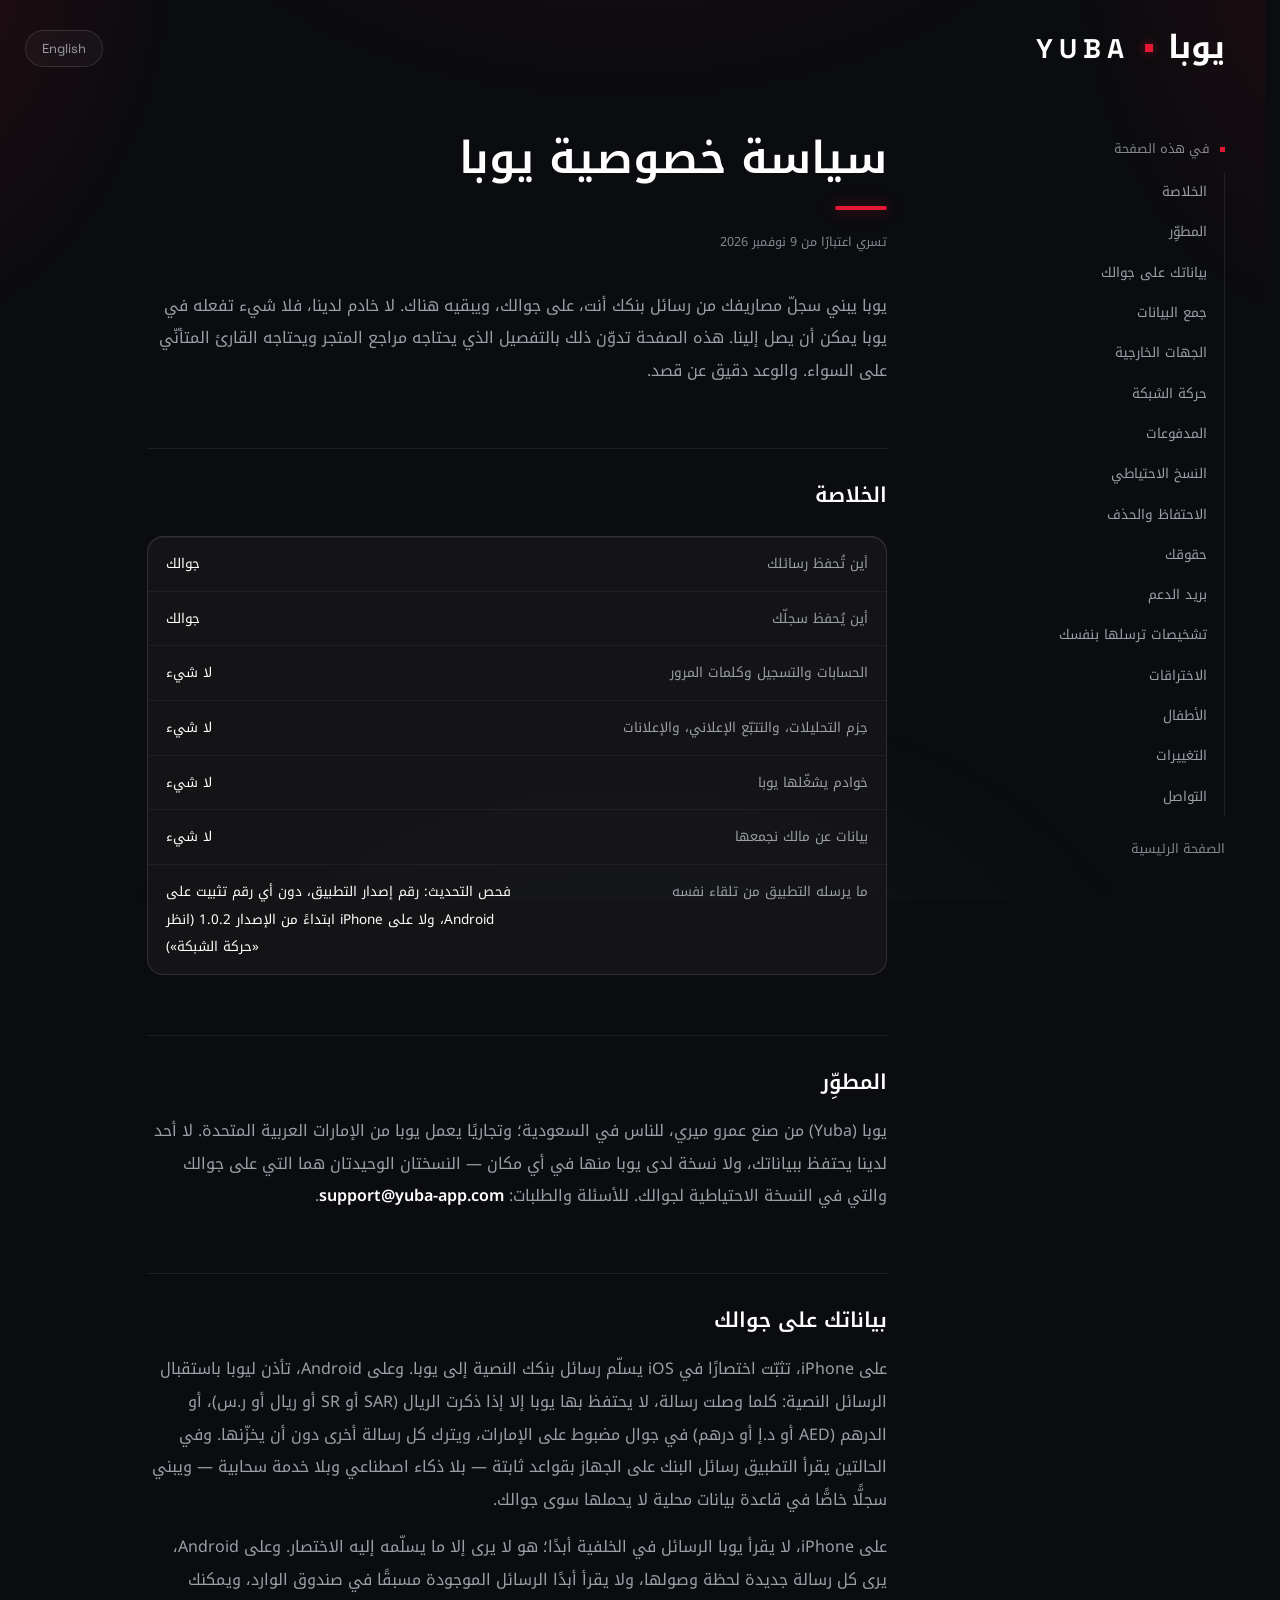
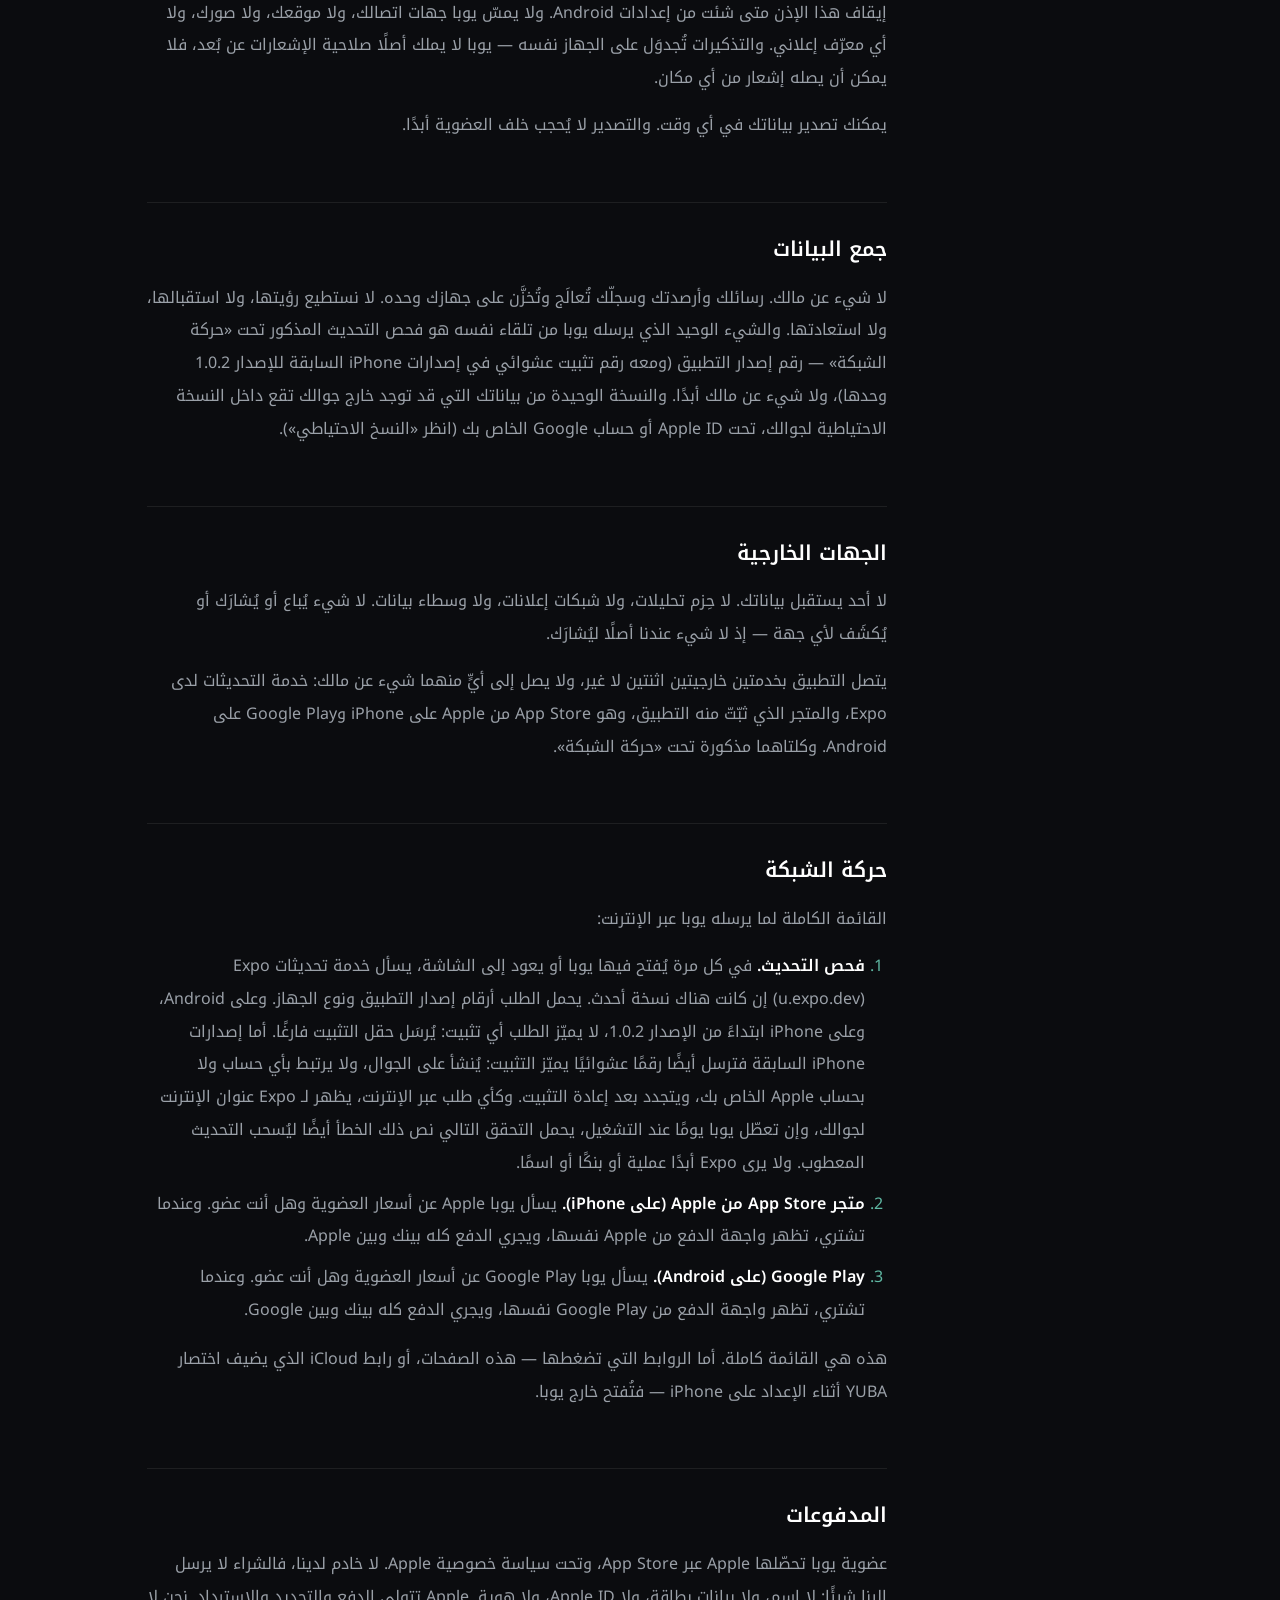
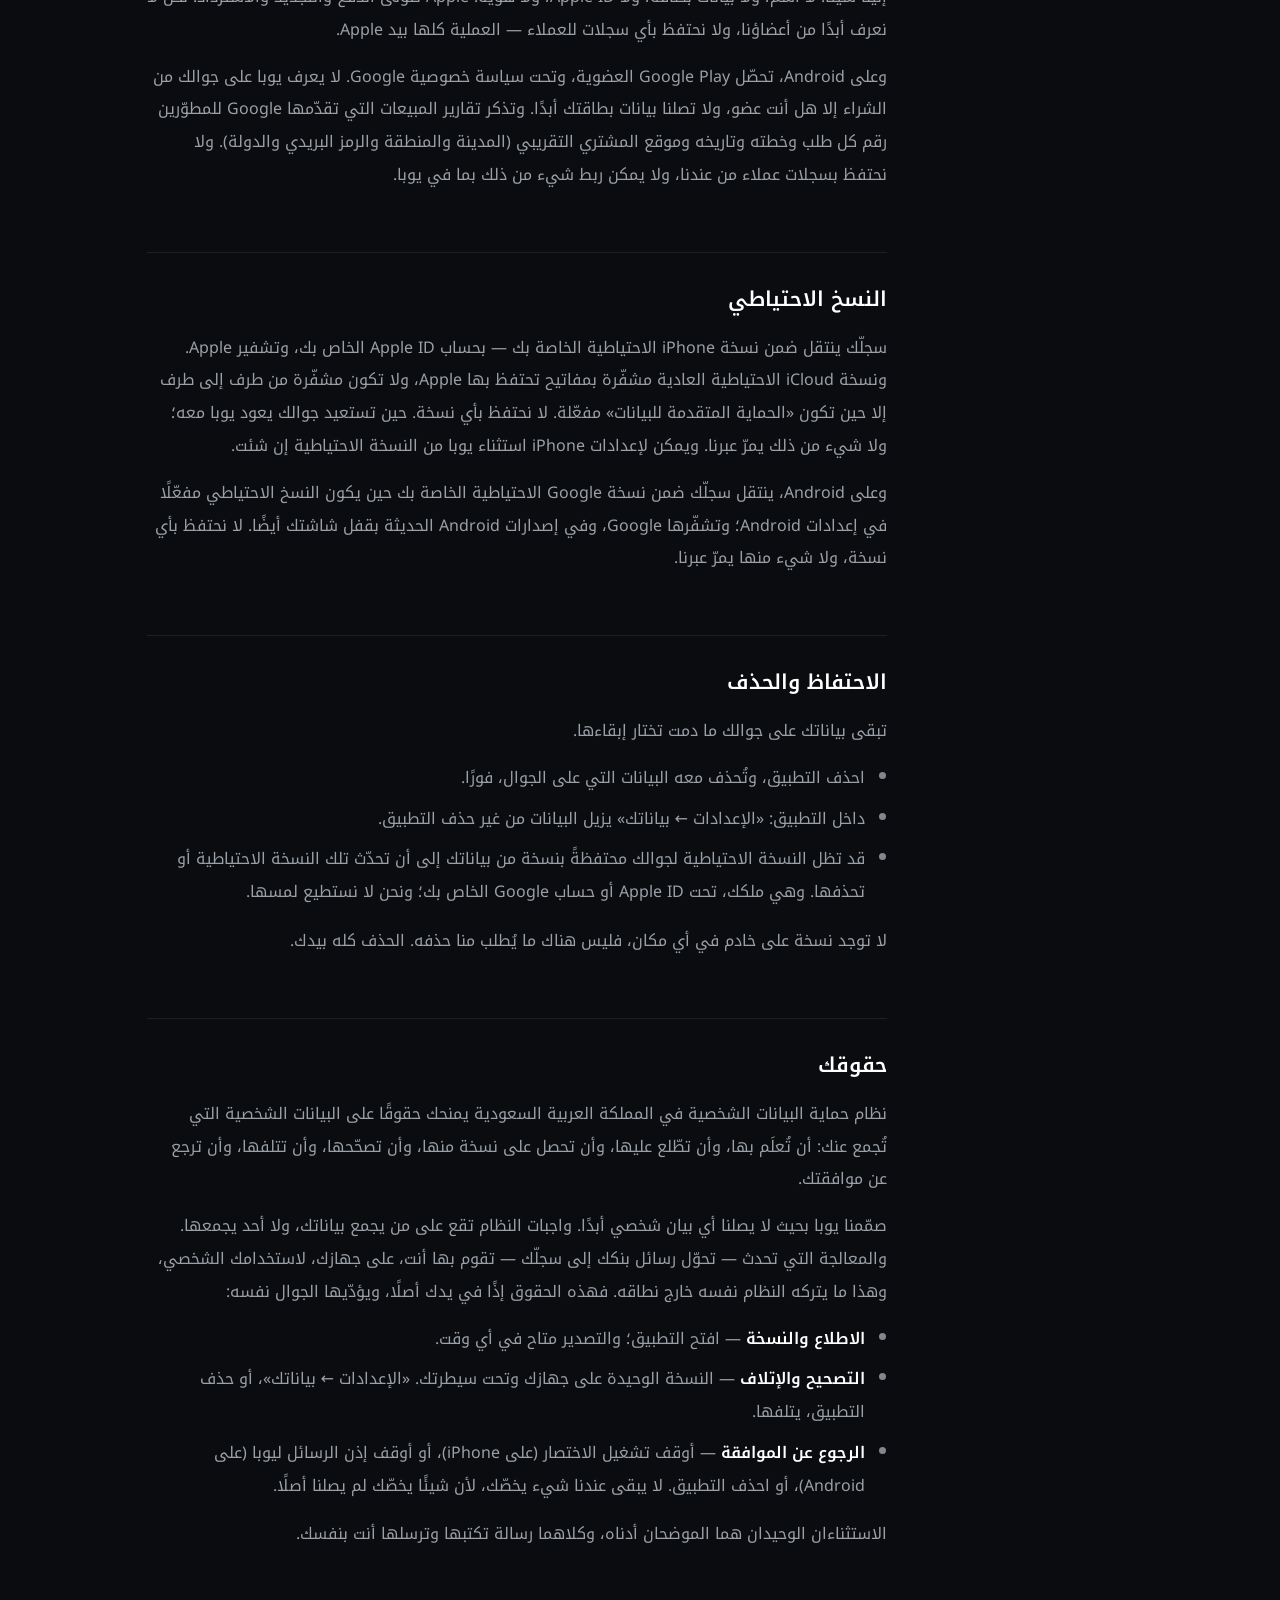
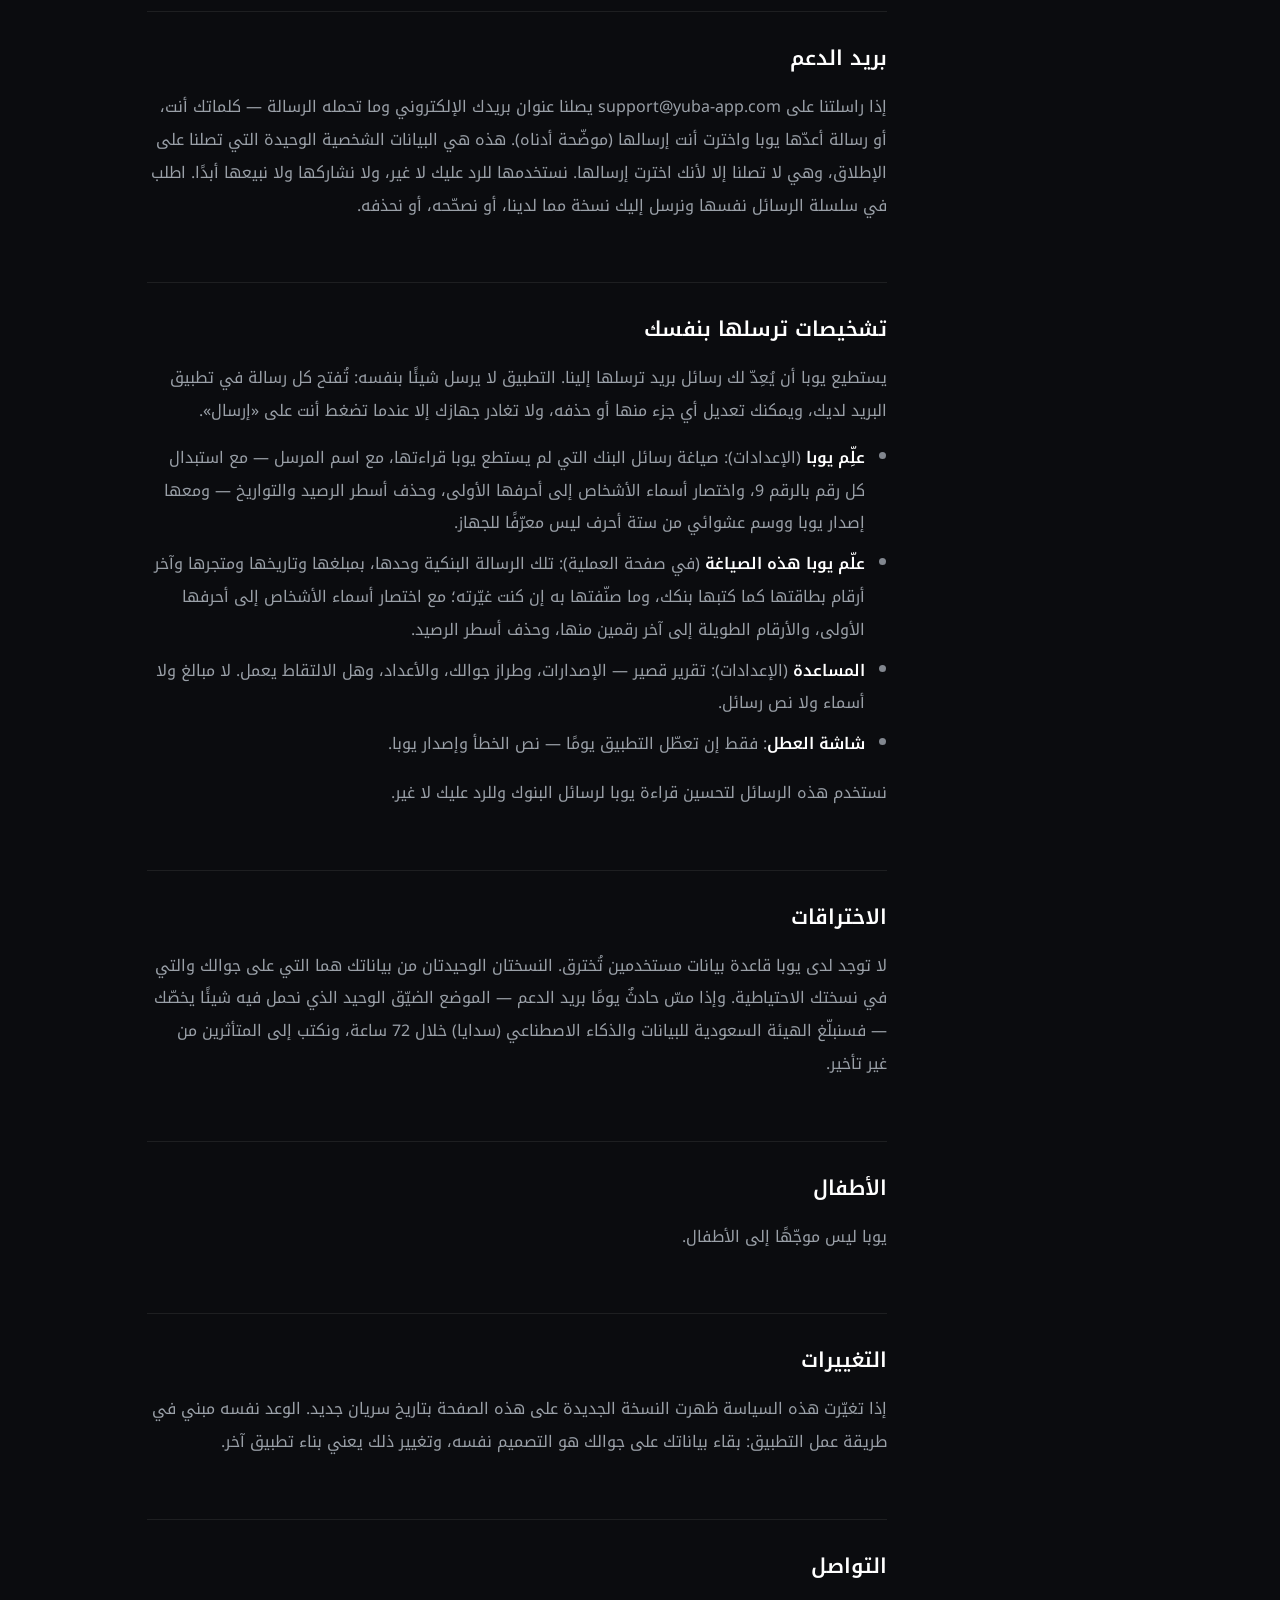
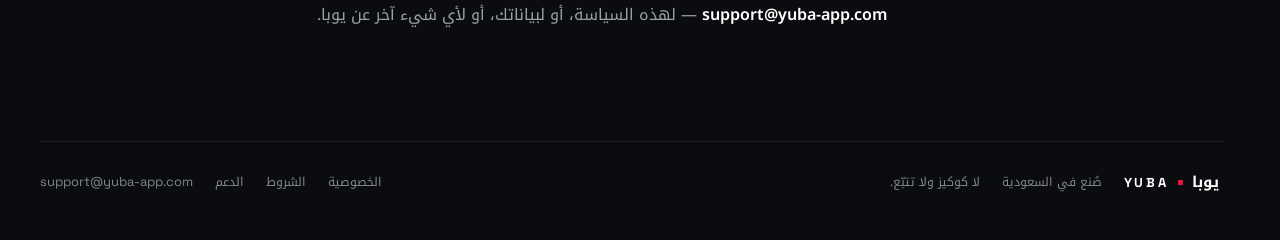
<file: privacy/index.html>
<!doctype html>
<html lang="en" data-en-path="/privacy/" data-ar-path="/ar/privacy/" data-title-ar="سياسة خصوصية يوبا">
<head>
<meta charset="utf-8">
<meta name="viewport" content="width=device-width,initial-scale=1">
<meta name="color-scheme" content="dark">
<title>Yuba Privacy Policy</title>
<script>
/* Language before the first paint (an Arabic visitor never sees English first), the Latin half of
   the Arabic face fetched early, html.js for the enhanced layout, html.scrolled for the header. The rest is /site.js.
   Every page has two addresses, data-en-path ("/privacy/") and data-ar-path ("/ar/privacy/"); both files hold both
   languages, so the address simply follows the language shown — no reload. An /ar/ address always opens in Arabic. */
(function (d) {
  var en = d.getAttribute('data-en-path'), ar = d.getAttribute('data-ar-path');
  var onAr = /^\/ar(\/|$)/.test(location.pathname);
  var s = null, q = null;
  try { s = localStorage.getItem('yuba-lang'); } catch (e) {}
  try { q = new URLSearchParams(location.search).get('lang'); } catch (e) {}
  if (q !== 'ar' && q !== 'en') q = null;
  if (q) s = q;
  else if (onAr) s = 'ar';
  else if (s !== 'ar' && s !== 'en') {
    // no choice saved yet: a phone set to Arabic opens the Arabic page
    try { if (/^ar(-|$)/i.test((navigator.languages && navigator.languages[0]) || navigator.language || '')) s = 'ar'; } catch (e) {}
  }
  if (q || onAr) { try { localStorage.setItem('yuba-lang', s); } catch (e) {} }
  var want = s === 'ar' ? ar : en;
  if (want && want !== location.pathname) { try { history.replaceState(null, '', want + location.hash); } catch (e) {} }
  else if (q) { try { history.replaceState(null, '', location.pathname + location.hash); } catch (e) {} }
  d.className = 'js';
  if (s === 'ar') {
    d.setAttribute('data-lang', 'ar'); d.lang = 'ar';
    var l = document.createElement('link');
    l.rel = 'preload'; l.as = 'font'; l.type = 'font/woff2'; l.crossOrigin = 'anonymous';
    l.href = '/fonts/noto-kufi-arabic-latin.woff2';
    document.head.appendChild(l);
  } else { d.removeAttribute('data-lang'); d.lang = 'en'; }
  var on = false, f = function () { var y = (window.scrollY || 0) > 8; if (y !== on) { on = y; d.classList.toggle('scrolled', y); } };
  f(); addEventListener('scroll', f, { passive: true });
})(document.documentElement);
</script>
<meta name="description" content="How Yuba handles your data, in full. Your spending stays on your phone; nothing about your money reaches us unless you send it.">
<link rel="canonical" href="https://yuba-app.com/privacy/">
<link rel="alternate" hreflang="en" href="https://yuba-app.com/privacy/">
<link rel="alternate" hreflang="ar" href="https://yuba-app.com/ar/privacy/">
<link rel="alternate" hreflang="x-default" href="https://yuba-app.com/privacy/">
<meta property="og:type" content="website">
<meta property="og:locale" content="en_US">
<meta property="og:locale:alternate" content="ar_SA">
<meta property="og:site_name" content="Yuba · يوبا">
<meta property="og:url" content="https://yuba-app.com/privacy/">
<meta property="og:title" content="Yuba Privacy Policy">
<meta property="og:description" content="How Yuba handles your data, in full. Your spending stays on your phone; nothing about your money reaches us unless you send it.">
<meta property="og:image" content="https://yuba-app.com/og/yuba-og.jpg">
<meta property="og:image:width" content="1200">
<meta property="og:image:height" content="630">
<meta property="og:image:alt" content="Yuba — your bank texts you all month, Yuba adds it up. أين تذهب فلوسك؟ الجواب في رسائل بنكك.">
<meta name="twitter:card" content="summary_large_image">
<link rel="icon" type="image/png" sizes="32x32" href="/icons/favicon-32.png">
<link rel="icon" type="image/png" sizes="192x192" href="/icons/icon-192.png">
<link rel="apple-touch-icon" href="/icons/apple-touch-icon.png">
<meta name="theme-color" content="#0b0c0f">
<link rel="preload" href="/fonts/space-grotesk-latin.woff2" as="font" type="font/woff2" crossorigin>
<link rel="stylesheet" href="/site.css">
<script src="/site.js" async></script>
<noscript><style>body [lang="ar"]{display:revert !important}.langbtn{display:none}</style></noscript>
</head>
<body class="p-doc">
<a class="skip" href="#main"><span lang="en">Skip to content</span><span lang="ar">انتقل إلى المحتوى</span></a>
<header class="site">
  <div class="head-in">
    <a class="lockup" href="/" aria-label="Yuba · يوبا, home" data-aria-en="Yuba · يوبا, home" data-aria-ar="يوبا · Yuba، الصفحة الرئيسية">
      <span class="latin">YUBA</span><span class="dot"></span><span class="arabic">يوبا</span>
    </a>
    <button class="langbtn" type="button">
      <span lang="ar">العربية</span><span lang="en">English</span>
    </button>
    <button class="menubtn" type="button" aria-expanded="false" aria-controls="toc-en" data-controls-en="toc-en" data-controls-ar="toc-ar" aria-label="On this page" data-aria-en="On this page" data-aria-ar="في هذه الصفحة"><i></i><i></i></button>
  </div>
</header>
<div class="page wide doc">

  <main id="main">
    <article lang="en">
    <div class="doc-grid">
      <nav class="toc" id="toc-en" aria-label="On this page">
        <p class="toc-title">On this page</p>
        <ol>
        <li><a href="#the-short-version">The short version</a></li>
        <li><a href="#the-developer">The developer</a></li>
        <li><a href="#your-data-on-your-phone">Your data on your phone</a></li>
        <li><a href="#data-collection">Data collection</a></li>
        <li><a href="#third-parties">Third parties</a></li>
        <li><a href="#network-traffic">Network traffic</a></li>
        <li><a href="#payments">Payments</a></li>
        <li><a href="#backups">Backups</a></li>
        <li><a href="#retention-and-deletion">Retention and deletion</a></li>
        <li><a href="#your-rights">Your rights</a></li>
        <li><a href="#the-support-inbox">The support inbox</a></li>
        <li><a href="#diagnostics-you-choose-to-send">Diagnostics you choose to send</a></li>
        <li><a href="#breaches">Breaches</a></li>
        <li><a href="#children">Children</a></li>
        <li><a href="#changes">Changes</a></li>
        <li><a href="#contact">Contact</a></li>
        </ol>
        <a class="toc-home" href="/">Yuba home</a>
      </nav>
      <div class="doc-body">
    <h1>Yuba Privacy Policy</h1>
    <p class="date">Effective 9 November 2026</p>
    <p>Yuba builds your spending ledger from your own bank messages, on your phone, and keeps it there. We have no server, so nothing you do in Yuba can reach us. This page writes that down in the detail a reviewer and a careful reader both need. The promise is precise on purpose.</p>
    <h2 id="the-short-version">The short version</h2>
    <table class="facts">
      <tr><td>Where your messages live</td><td>Your phone</td></tr>
      <tr><td>Where your ledger lives</td><td>Your phone</td></tr>
      <tr><td>Accounts, sign-up, passwords</td><td>None</td></tr>
      <tr><td>Analytics SDKs, ad tracking, ads</td><td>None</td></tr>
      <tr><td>Servers run by Yuba</td><td>None</td></tr>
      <tr><td>Data about your money we collect</td><td>None</td></tr>
      <tr><td>Sent by the app on its own</td><td>The update check: the app's version, with no install number on Android or on iPhone from version 1.0.2 (see Network traffic)</td></tr>
    </table>
    <h2 id="the-developer">The developer</h2>
    <p>Yuba (يوبا) is made by Amr Miri, for people in Saudi Arabia; commercially, Yuba operates from the United Arab Emirates. Nobody on our side holds your data, and no Yuba copy of it exists anywhere — the only copies are the one on your phone and the one in your own phone backup. Questions and requests: <strong>support@yuba-app.com</strong>.</p>
    <h2 id="your-data-on-your-phone">Your data on your phone</h2>
    <p>On iPhone, you install an iOS Shortcut that hands your bank SMS messages to Yuba. On Android, you allow Yuba to receive text messages: as each text arrives, Yuba keeps it only if it mentions riyals (SAR, SR, ريال or ر.س), or dirhams (AED, د.إ or درهم) on a phone set to the UAE, and lets every other message go without storing it. Either way, the app reads the bank messages on the device with fixed, deterministic rules — no AI, no cloud service — and builds a private ledger in a local database that only your phone holds.</p>
    <p>On iPhone, Yuba never reads messages in the background; it sees only what the Shortcut hands it. On Android, it sees each new text as it arrives and never reads the messages already in your inbox; you can switch the permission off at any time in Android's settings. Yuba does not touch your contacts, your location, your photos, or any advertising identifier. Reminders are scheduled on the device itself — Yuba does not have the remote push entitlement, so it cannot receive a push from anywhere.</p>
    <p>You can export your data at any time. Export is never behind the membership.</p>
    <h2 id="data-collection">Data collection</h2>
    <p>None about your money. Your messages, balances, and history are processed and stored only on your device. We cannot see them, receive them, or recover them. The one thing Yuba sends by itself is the update check under Network traffic — the app's version (with a random install number only on iPhone versions before 1.0.2), never anything about your money. The one copy of your data that can exist off your phone sits inside your own phone backup, under your Apple ID or Google account (see Backups).</p>
    <h2 id="third-parties">Third parties</h2>
    <p>No one receives your data. No analytics SDKs, no ad networks, no data brokers. Nothing is sold, shared, or disclosed to anyone — there is nothing on our side to share.</p>
    <p>The app talks to exactly two outside services, and neither gets anything about your money: Expo's update service and the store you installed from, which is Apple's App Store on iPhone and Google Play on Android. Both are listed under Network traffic.</p>
    <h2 id="network-traffic">Network traffic</h2>
    <p>The complete list of what Yuba sends over the internet:</p>
    <ol>
      <li><strong>The update check.</strong> Each time Yuba opens or comes back to the screen, it asks Expo's update service (u.expo.dev) whether a newer version exists. The request carries the app's version numbers and the phone's platform. On Android, and on iPhone from version 1.0.2, it names no install: the install field is sent blank. Earlier iPhone versions also send a random number that marks the install — made on the phone, tied to no account or Apple ID, new again after a reinstall. Like any internet request it shows Expo your phone's internet address, and if Yuba ever crashed at start-up, the next check also carries that error text so a broken update can be rolled back. Expo never sees a transaction, a bank or a name.</li>
      <li><strong>Apple's App Store (iPhone).</strong> Yuba asks Apple for the membership's prices and whether you are a member. When you buy, Apple's own payment sheet appears, and the payment runs entirely between you and Apple.</li>
      <li><strong>Google Play (Android).</strong> Yuba asks Google Play for the membership's prices and whether you are a member. When you buy, Google Play's own payment sheet appears, and the payment runs entirely between you and Google.</li>
    </ol>
    <p>That is the whole list. Links you tap — these pages, or, on iPhone, the iCloud link that adds the YUBA shortcut during setup — open outside Yuba.</p>
    <h2 id="payments">Payments</h2>
    <p>Yuba's membership is billed by Apple through the App Store, under Apple's privacy policy. We have no server, so a purchase sends us nothing: no name, no card details, no Apple ID, no identity. Apple handles payment, renewal, and refunds. We never learn who our members are, and we keep no customer records — Apple holds the transaction.</p>
    <p>On Android, the membership is billed by Google Play, under Google's privacy policy. A purchase tells Yuba on your phone only whether you are a member, and we never receive your card details. Google's sales reports to developers list each order's number, plan, date and the buyer's approximate location (city, region, postcode and country). We keep no customer records of our own, and none of that can be linked to what is in Yuba.</p>
    <h2 id="backups">Backups</h2>
    <p>Your ledger rides your own iPhone backup — your Apple ID, Apple's encryption. A standard iCloud backup is encrypted with keys Apple holds; it is end-to-end encrypted only when Advanced Data Protection is on. We hold no copy. Restore your phone and Yuba comes back with it; nothing in that passes through us. iPhone Settings can leave Yuba out of the backup if you prefer.</p>
    <p>On Android, your ledger rides your own Google backup when backup is switched on in Android's settings; Google encrypts it, and on recent Android versions with your screen lock as well. We hold no copy, and nothing in it passes through us.</p>
    <h2 id="retention-and-deletion">Retention and deletion</h2>
    <p>Your data stays on your phone for as long as you choose to keep it.</p>
    <ul>
      <li>Delete the app, and the data on the phone is deleted with it, immediately.</li>
      <li>In the app, Settings → Your data removes data without deleting the app.</li>
      <li>Your own phone backup (iCloud or Google) may still hold a copy until you update or delete that backup. It is yours, under your Apple ID or Google account; we cannot touch it.</li>
    </ul>
    <p>There is no server-side copy anywhere, so there is nothing to ask us to delete. Deletion is entirely in your hands.</p>
    <h2 id="your-rights">Your rights</h2>
    <p>Saudi Arabia's Personal Data Protection Law gives you rights over personal data collected about you: to be informed, to access it, to obtain a copy, to correct it, to destroy it, and to withdraw consent.</p>
    <p>We designed Yuba so that no personal data ever reaches us. The law's duties fall on whoever collects your data, and nobody collects it. The processing that happens — your bank messages becoming your ledger — is done by you, on your own device, for your own personal use, which the law itself leaves alone. So these rights are already in your hands, served by the phone itself:</p>
    <ul>
      <li><strong>Access and copy</strong> — open the app; export is available any time.</li>
      <li><strong>Correction and destruction</strong> — the only copy is on your device, under your control. Settings → Your data, or deleting the app, destroys it.</li>
      <li><strong>Withdrawing consent</strong> — stop running the Shortcut (iPhone), switch off Yuba's SMS permission (Android), or delete the app. Nothing of yours lingers with us, because nothing of yours ever reached us.</li>
    </ul>
    <p>The only exceptions are the two below, and both are messages you write and send us yourself.</p>
    <h2 id="the-support-inbox">The support inbox</h2>
    <p>If you email support@yuba-app.com, we receive your email address and whatever the email carries — your own words, or a letter Yuba drafted that you chose to send (listed below). That is the only personal data that ever reaches us, and only because you chose to send it. We use it solely to answer you. We never share or sell it. Ask in the same thread and we will send you a copy of what we hold, correct it, or delete it.</p>
    <h2 id="diagnostics-you-choose-to-send">Diagnostics you choose to send</h2>
    <p>Yuba can draft emails for you to send us. The app sends nothing itself: each opens in your own mail app, you can edit or delete any part of it, and it leaves only when you tap Send.</p>
    <ul>
      <li><strong>Teach Yuba</strong> (Settings): the wording of bank messages Yuba could not read, with the sender's name — every number replaced by a nine, people's names cut to initials, balance lines and dates removed — plus Yuba's version and a random six-character tag that is not a device id.</li>
      <li><strong>Teach Yuba this wording</strong> (on a transaction): that one bank message, with its amount, date, shop and card ending as your bank wrote them, and what you filed it as if you changed it; people's names cut to initials, long numbers to their last two digits, balance lines removed.</li>
      <li><strong>Help</strong> (Settings): a short report — versions, your phone's model, counts and whether capture is working. No amounts, no names, no message text.</li>
      <li><strong>The crash screen</strong>: only if the app ever breaks — the error text and Yuba's version.</li>
    </ul>
    <p>We use these messages solely to improve how Yuba reads bank texts and to answer you.</p>
    <h2 id="breaches">Breaches</h2>
    <p>There is no Yuba database of users to breach. The only copies of your data are the one on your phone and the one in your own backup. If an incident ever touched the support inbox — the one narrow place we hold anything of yours — we would notify the Saudi Data &amp; AI Authority within 72 hours and write to the people affected without delay.</p>
    <h2 id="children">Children</h2>
    <p>Yuba is not directed at children.</p>
    <h2 id="changes">Changes</h2>
    <p>If this policy changes, the new version appears on this page with a new effective date. The promise itself is built into how the app works: keeping your data on your phone is the design, and changing that would mean building a different app.</p>
    <h2 id="contact">Contact</h2>
    <p><strong>support@yuba-app.com</strong> — for this policy, your data, or anything else about Yuba.</p>
      </div>
    </div>
    </article>
    <article lang="ar" dir="rtl">
    <div class="doc-grid">
      <nav class="toc" id="toc-ar" aria-label="في هذه الصفحة">
        <p class="toc-title">في هذه الصفحة</p>
        <ol>
        <li><a href="#the-short-version-ar">الخلاصة</a></li>
        <li><a href="#the-developer-ar">المطوِّر</a></li>
        <li><a href="#your-data-on-your-phone-ar">بياناتك على جوالك</a></li>
        <li><a href="#data-collection-ar">جمع البيانات</a></li>
        <li><a href="#third-parties-ar">الجهات الخارجية</a></li>
        <li><a href="#network-traffic-ar">حركة الشبكة</a></li>
        <li><a href="#payments-ar">المدفوعات</a></li>
        <li><a href="#backups-ar">النسخ الاحتياطي</a></li>
        <li><a href="#retention-and-deletion-ar">الاحتفاظ والحذف</a></li>
        <li><a href="#your-rights-ar">حقوقك</a></li>
        <li><a href="#the-support-inbox-ar">بريد الدعم</a></li>
        <li><a href="#diagnostics-you-choose-to-send-ar">تشخيصات ترسلها بنفسك</a></li>
        <li><a href="#breaches-ar">الاختراقات</a></li>
        <li><a href="#children-ar">الأطفال</a></li>
        <li><a href="#changes-ar">التغييرات</a></li>
        <li><a href="#contact-ar">التواصل</a></li>
        </ol>
        <a class="toc-home" href="/">الصفحة الرئيسية</a>
      </nav>
      <div class="doc-body">
    <h1>سياسة خصوصية يوبا</h1>
    <p class="date">تسري اعتبارًا من 9 نوفمبر 2026</p>
    <p>يوبا يبني سجلّ مصاريفك من رسائل بنكك أنت، على جوالك، ويبقيه هناك. لا خادم لدينا، فلا شيء تفعله في يوبا يمكن أن يصل إلينا. هذه الصفحة تدوّن ذلك بالتفصيل الذي يحتاجه مراجع المتجر ويحتاجه القارئ المتأنّي على السواء. والوعد دقيق عن قصد.</p>
    <h2 id="the-short-version-ar">الخلاصة</h2>
    <table class="facts">
      <tr><td>أين تُحفظ رسائلك</td><td>جوالك</td></tr>
      <tr><td>أين يُحفظ سجلّك</td><td>جوالك</td></tr>
      <tr><td>الحسابات والتسجيل وكلمات المرور</td><td>لا شيء</td></tr>
      <tr><td>حِزم التحليلات، والتتبّع الإعلاني، والإعلانات</td><td>لا شيء</td></tr>
      <tr><td>خوادم يشغّلها يوبا</td><td>لا شيء</td></tr>
      <tr><td>بيانات عن مالك نجمعها</td><td>لا شيء</td></tr>
      <tr><td>ما يرسله التطبيق من تلقاء نفسه</td><td>فحص التحديث: رقم إصدار التطبيق، دون أي رقم تثبيت على Android، ولا على iPhone ابتداءً من الإصدار 1.0.2 (انظر «حركة الشبكة»)</td></tr>
    </table>
    <h2 id="the-developer-ar">المطوِّر</h2>
    <p>يوبا (Yuba) من صنع عمرو ميري، للناس في السعودية؛ وتجاريًا يعمل يوبا من الإمارات العربية المتحدة. لا أحد لدينا يحتفظ ببياناتك، ولا نسخة لدى يوبا منها في أي مكان — النسختان الوحيدتان هما التي على جوالك والتي في النسخة الاحتياطية لجوالك. للأسئلة والطلبات: <strong>support@yuba-app.com</strong>.</p>
    <h2 id="your-data-on-your-phone-ar">بياناتك على جوالك</h2>
    <p>على iPhone، تثبّت اختصارًا في iOS يسلّم رسائل بنكك النصية إلى يوبا. وعلى Android، تأذن ليوبا باستقبال الرسائل النصية: كلما وصلت رسالة، لا يحتفظ بها يوبا إلا إذا ذكرت الريال (SAR أو SR أو ريال أو ر.س)، أو الدرهم (AED أو د.إ أو درهم) في جوال مضبوط على الإمارات، ويترك كل رسالة أخرى دون أن يخزّنها. وفي الحالتين يقرأ التطبيق رسائل البنك على الجهاز بقواعد ثابتة — بلا ذكاء اصطناعي وبلا خدمة سحابية — ويبني سجلًّا خاصًّا في قاعدة بيانات محلية لا يحملها سوى جوالك.</p>
    <p>على iPhone، لا يقرأ يوبا الرسائل في الخلفية أبدًا؛ هو لا يرى إلا ما يسلّمه إليه الاختصار. وعلى Android، يرى كل رسالة جديدة لحظة وصولها، ولا يقرأ أبدًا الرسائل الموجودة مسبقًا في صندوق الوارد، ويمكنك إيقاف هذا الإذن متى شئت من إعدادات Android. ولا يمسّ يوبا جهات اتصالك، ولا موقعك، ولا صورك، ولا أي معرّف إعلاني. والتذكيرات تُجدوَل على الجهاز نفسه — يوبا لا يملك أصلًا صلاحية الإشعارات عن بُعد، فلا يمكن أن يصله إشعار من أي مكان.</p>
    <p>يمكنك تصدير بياناتك في أي وقت. والتصدير لا يُحجب خلف العضوية أبدًا.</p>
    <h2 id="data-collection-ar">جمع البيانات</h2>
    <p>لا شيء عن مالك. رسائلك وأرصدتك وسجلّك تُعالَج وتُخزَّن على جهازك وحده. لا نستطيع رؤيتها، ولا استقبالها، ولا استعادتها. والشيء الوحيد الذي يرسله يوبا من تلقاء نفسه هو فحص التحديث المذكور تحت «حركة الشبكة» — رقم إصدار التطبيق (ومعه رقم تثبيت عشوائي في إصدارات iPhone السابقة للإصدار 1.0.2 وحدها)، ولا شيء عن مالك أبدًا. والنسخة الوحيدة من بياناتك التي قد توجد خارج جوالك تقع داخل النسخة الاحتياطية لجوالك، تحت Apple ID أو حساب Google الخاص بك (انظر «النسخ الاحتياطي»).</p>
    <h2 id="third-parties-ar">الجهات الخارجية</h2>
    <p>لا أحد يستقبل بياناتك. لا حِزم تحليلات، ولا شبكات إعلانات، ولا وسطاء بيانات. لا شيء يُباع أو يُشارَك أو يُكشَف لأي جهة — إذ لا شيء عندنا أصلًا ليُشارَك.</p>
    <p>يتصل التطبيق بخدمتين خارجيتين اثنتين لا غير، ولا يصل إلى أيٍّ منهما شيء عن مالك: خدمة التحديثات لدى Expo، والمتجر الذي ثبّتّ منه التطبيق، وهو App Store من Apple على iPhone وGoogle Play على Android. وكلتاهما مذكورة تحت «حركة الشبكة».</p>
    <h2 id="network-traffic-ar">حركة الشبكة</h2>
    <p>القائمة الكاملة لما يرسله يوبا عبر الإنترنت:</p>
    <ol>
      <li><strong>فحص التحديث.</strong> في كل مرة يُفتح فيها يوبا أو يعود إلى الشاشة، يسأل خدمة تحديثات Expo (u.expo.dev) إن كانت هناك نسخة أحدث. يحمل الطلب أرقام إصدار التطبيق ونوع الجهاز. وعلى Android، وعلى iPhone ابتداءً من الإصدار 1.0.2، لا يميّز الطلب أي تثبيت: يُرسَل حقل التثبيت فارغًا. أما إصدارات iPhone السابقة فترسل أيضًا رقمًا عشوائيًا يميّز التثبيت: يُنشأ على الجوال، ولا يرتبط بأي حساب ولا بحساب Apple الخاص بك، ويتجدد بعد إعادة التثبيت. وكأي طلب عبر الإنترنت، يظهر لـ Expo عنوان الإنترنت لجوالك، وإن تعطّل يوبا يومًا عند التشغيل، يحمل التحقق التالي نص ذلك الخطأ أيضًا ليُسحب التحديث المعطوب. ولا يرى Expo أبدًا عملية أو بنكًا أو اسمًا.</li>
      <li><strong>متجر App Store من Apple (على iPhone).</strong> يسأل يوبا Apple عن أسعار العضوية وهل أنت عضو. وعندما تشتري، تظهر واجهة الدفع من Apple نفسها، ويجري الدفع كله بينك وبين Apple.</li>
      <li><strong>Google Play (على Android).</strong> يسأل يوبا Google Play عن أسعار العضوية وهل أنت عضو. وعندما تشتري، تظهر واجهة الدفع من Google Play نفسها، ويجري الدفع كله بينك وبين Google.</li>
    </ol>
    <p>هذه هي القائمة كاملة. أما الروابط التي تضغطها — هذه الصفحات، أو رابط iCloud الذي يضيف اختصار YUBA أثناء الإعداد على iPhone — فتُفتح خارج يوبا.</p>
    <h2 id="payments-ar">المدفوعات</h2>
    <p>عضوية يوبا تحصّلها Apple عبر App Store، وتحت سياسة خصوصية Apple. لا خادم لدينا، فالشراء لا يرسل إلينا شيئًا: لا اسم، ولا بيانات بطاقة، ولا Apple ID، ولا هوية. Apple تتولى الدفع والتجديد والاسترداد. نحن لا نعرف أبدًا من أعضاؤنا، ولا نحتفظ بأي سجلات للعملاء — العملية كلها بيد Apple.</p>
    <p>وعلى Android، تحصّل Google Play العضوية، وتحت سياسة خصوصية Google. لا يعرف يوبا على جوالك من الشراء إلا هل أنت عضو، ولا تصلنا بيانات بطاقتك أبدًا. وتذكر تقارير المبيعات التي تقدّمها Google للمطوّرين رقم كل طلب وخطته وتاريخه وموقع المشتري التقريبي (المدينة والمنطقة والرمز البريدي والدولة). ولا نحتفظ بسجلات عملاء من عندنا، ولا يمكن ربط شيء من ذلك بما في يوبا.</p>
    <h2 id="backups-ar">النسخ الاحتياطي</h2>
    <p>سجلّك ينتقل ضمن نسخة iPhone الاحتياطية الخاصة بك — بحساب Apple ID الخاص بك، وتشفير Apple. ونسخة iCloud الاحتياطية العادية مشفّرة بمفاتيح تحتفظ بها Apple، ولا تكون مشفّرة من طرف إلى طرف إلا حين تكون «الحماية المتقدمة للبيانات» مفعّلة. لا نحتفظ بأي نسخة. حين تستعيد جوالك يعود يوبا معه؛ ولا شيء من ذلك يمرّ عبرنا. ويمكن لإعدادات iPhone استثناء يوبا من النسخة الاحتياطية إن شئت.</p>
    <p>وعلى Android، ينتقل سجلّك ضمن نسخة Google الاحتياطية الخاصة بك حين يكون النسخ الاحتياطي مفعّلًا في إعدادات Android؛ وتشفّرها Google، وفي إصدارات Android الحديثة بقفل شاشتك أيضًا. لا نحتفظ بأي نسخة، ولا شيء منها يمرّ عبرنا.</p>
    <h2 id="retention-and-deletion-ar">الاحتفاظ والحذف</h2>
    <p>تبقى بياناتك على جوالك ما دمت تختار إبقاءها.</p>
    <ul>
      <li>احذف التطبيق، وتُحذف معه البيانات التي على الجوال، فورًا.</li>
      <li>داخل التطبيق: «الإعدادات ← بياناتك» يزيل البيانات من غير حذف التطبيق.</li>
      <li>قد تظل النسخة الاحتياطية لجوالك محتفظةً بنسخة من بياناتك إلى أن تحدّث تلك النسخة الاحتياطية أو تحذفها. وهي ملكك، تحت Apple ID أو حساب Google الخاص بك؛ ونحن لا نستطيع لمسها.</li>
    </ul>
    <p>لا توجد نسخة على خادم في أي مكان، فليس هناك ما يُطلب منا حذفه. الحذف كله بيدك.</p>
    <h2 id="your-rights-ar">حقوقك</h2>
    <p>نظام حماية البيانات الشخصية في المملكة العربية السعودية يمنحك حقوقًا على البيانات الشخصية التي تُجمع عنك: أن تُعلَم بها، وأن تطّلع عليها، وأن تحصل على نسخة منها، وأن تصحّحها، وأن تتلفها، وأن ترجع عن موافقتك.</p>
    <p>صمّمنا يوبا بحيث لا يصلنا أي بيان شخصي أبدًا. واجبات النظام تقع على من يجمع بياناتك، ولا أحد يجمعها. والمعالجة التي تحدث — تحوّل رسائل بنكك إلى سجلّك — تقوم بها أنت، على جهازك، لاستخدامك الشخصي، وهذا ما يتركه النظام نفسه خارج نطاقه. فهذه الحقوق إذًا في يدك أصلًا، ويؤدّيها الجوال نفسه:</p>
    <ul>
      <li><strong>الاطلاع والنسخة</strong> — افتح التطبيق؛ والتصدير متاح في أي وقت.</li>
      <li><strong>التصحيح والإتلاف</strong> — النسخة الوحيدة على جهازك وتحت سيطرتك. «الإعدادات ← بياناتك»، أو حذف التطبيق، يتلفها.</li>
      <li><strong>الرجوع عن الموافقة</strong> — أوقف تشغيل الاختصار (على iPhone)، أو أوقف إذن الرسائل ليوبا (على Android)، أو احذف التطبيق. لا يبقى عندنا شيء يخصّك، لأن شيئًا يخصّك لم يصلنا أصلًا.</li>
    </ul>
    <p>الاستثناءان الوحيدان هما الموضحان أدناه، وكلاهما رسالة تكتبها وترسلها أنت بنفسك.</p>
    <h2 id="the-support-inbox-ar">بريد الدعم</h2>
    <p>إذا راسلتنا على support@yuba-app.com يصلنا عنوان بريدك الإلكتروني وما تحمله الرسالة — كلماتك أنت، أو رسالة أعدّها يوبا واخترت أنت إرسالها (موضّحة أدناه). هذه هي البيانات الشخصية الوحيدة التي تصلنا على الإطلاق، وهي لا تصلنا إلا لأنك اخترت إرسالها. نستخدمها للرد عليك لا غير، ولا نشاركها ولا نبيعها أبدًا. اطلب في سلسلة الرسائل نفسها ونرسل إليك نسخة مما لدينا، أو نصحّحه، أو نحذفه.</p>
    <h2 id="diagnostics-you-choose-to-send-ar">تشخيصات ترسلها بنفسك</h2>
    <p>يستطيع يوبا أن يُعِدّ لك رسائل بريد ترسلها إلينا. التطبيق لا يرسل شيئًا بنفسه: تُفتح كل رسالة في تطبيق البريد لديك، ويمكنك تعديل أي جزء منها أو حذفه، ولا تغادر جهازك إلا عندما تضغط أنت على «إرسال».</p>
    <ul>
      <li><strong>علِّم يوبا</strong> (الإعدادات): صياغة رسائل البنك التي لم يستطع يوبا قراءتها، مع اسم المرسل — مع استبدال كل رقم بالرقم 9، واختصار أسماء الأشخاص إلى أحرفها الأولى، وحذف أسطر الرصيد والتواريخ — ومعها إصدار يوبا ووسم عشوائي من ستة أحرف ليس معرّفًا للجهاز.</li>
      <li><strong>علّم يوبا هذه الصياغة</strong> (في صفحة العملية): تلك الرسالة البنكية وحدها، بمبلغها وتاريخها ومتجرها وآخر أرقام بطاقتها كما كتبها بنكك، وما صنّفتها به إن كنت غيّرته؛ مع اختصار أسماء الأشخاص إلى أحرفها الأولى، والأرقام الطويلة إلى آخر رقمين منها، وحذف أسطر الرصيد.</li>
      <li><strong>المساعدة</strong> (الإعدادات): تقرير قصير — الإصدارات، وطراز جوالك، والأعداد، وهل الالتقاط يعمل. لا مبالغ ولا أسماء ولا نص رسائل.</li>
      <li><strong>شاشة العطل</strong>: فقط إن تعطّل التطبيق يومًا — نص الخطأ وإصدار يوبا.</li>
    </ul>
    <p>نستخدم هذه الرسائل لتحسين قراءة يوبا لرسائل البنوك وللرد عليك لا غير.</p>
    <h2 id="breaches-ar">الاختراقات</h2>
    <p>لا توجد لدى يوبا قاعدة بيانات مستخدمين تُخترق. النسختان الوحيدتان من بياناتك هما التي على جوالك والتي في نسختك الاحتياطية. وإذا مسّ حادثٌ يومًا بريد الدعم — الموضع الضيّق الوحيد الذي نحمل فيه شيئًا يخصّك — فسنبلّغ الهيئة السعودية للبيانات والذكاء الاصطناعي (سدايا) خلال 72 ساعة، ونكتب إلى المتأثرين من غير تأخير.</p>
    <h2 id="children-ar">الأطفال</h2>
    <p>يوبا ليس موجّهًا إلى الأطفال.</p>
    <h2 id="changes-ar">التغييرات</h2>
    <p>إذا تغيّرت هذه السياسة ظهرت النسخة الجديدة على هذه الصفحة بتاريخ سريان جديد. الوعد نفسه مبني في طريقة عمل التطبيق: بقاء بياناتك على جوالك هو التصميم نفسه، وتغيير ذلك يعني بناء تطبيق آخر.</p>
    <h2 id="contact-ar">التواصل</h2>
    <p><strong>support@yuba-app.com</strong> — لهذه السياسة، أو لبياناتك، أو لأي شيء آخر عن يوبا.</p>
      </div>
    </div>
    </article>
  </main>

  <footer class="site">
    <a class="lockup small" href="/"><span class="latin">YUBA</span><span class="dot"></span><span class="arabic">يوبا</span></a>
    <span><span lang="en">Built in Saudi Arabia</span><span lang="ar">صُنع في السعودية</span></span>
    <span class="quiet"><span lang="en">No cookies, no trackers.</span><span lang="ar">لا كوكيز ولا تتبّع.</span></span>
    <span class="spacer"></span>
    <a href="/privacy/"><span lang="en">Privacy</span><span lang="ar">الخصوصية</span></a>
    <a href="/terms/"><span lang="en">Terms</span><span lang="ar">الشروط</span></a>
    <a href="/support/"><span lang="en">Support</span><span lang="ar">الدعم</span></a>
    <a href="mailto:support@yuba-app.com">support@yuba-app.com</a>
  </footer>

</div>
</body>
</html>
</file>
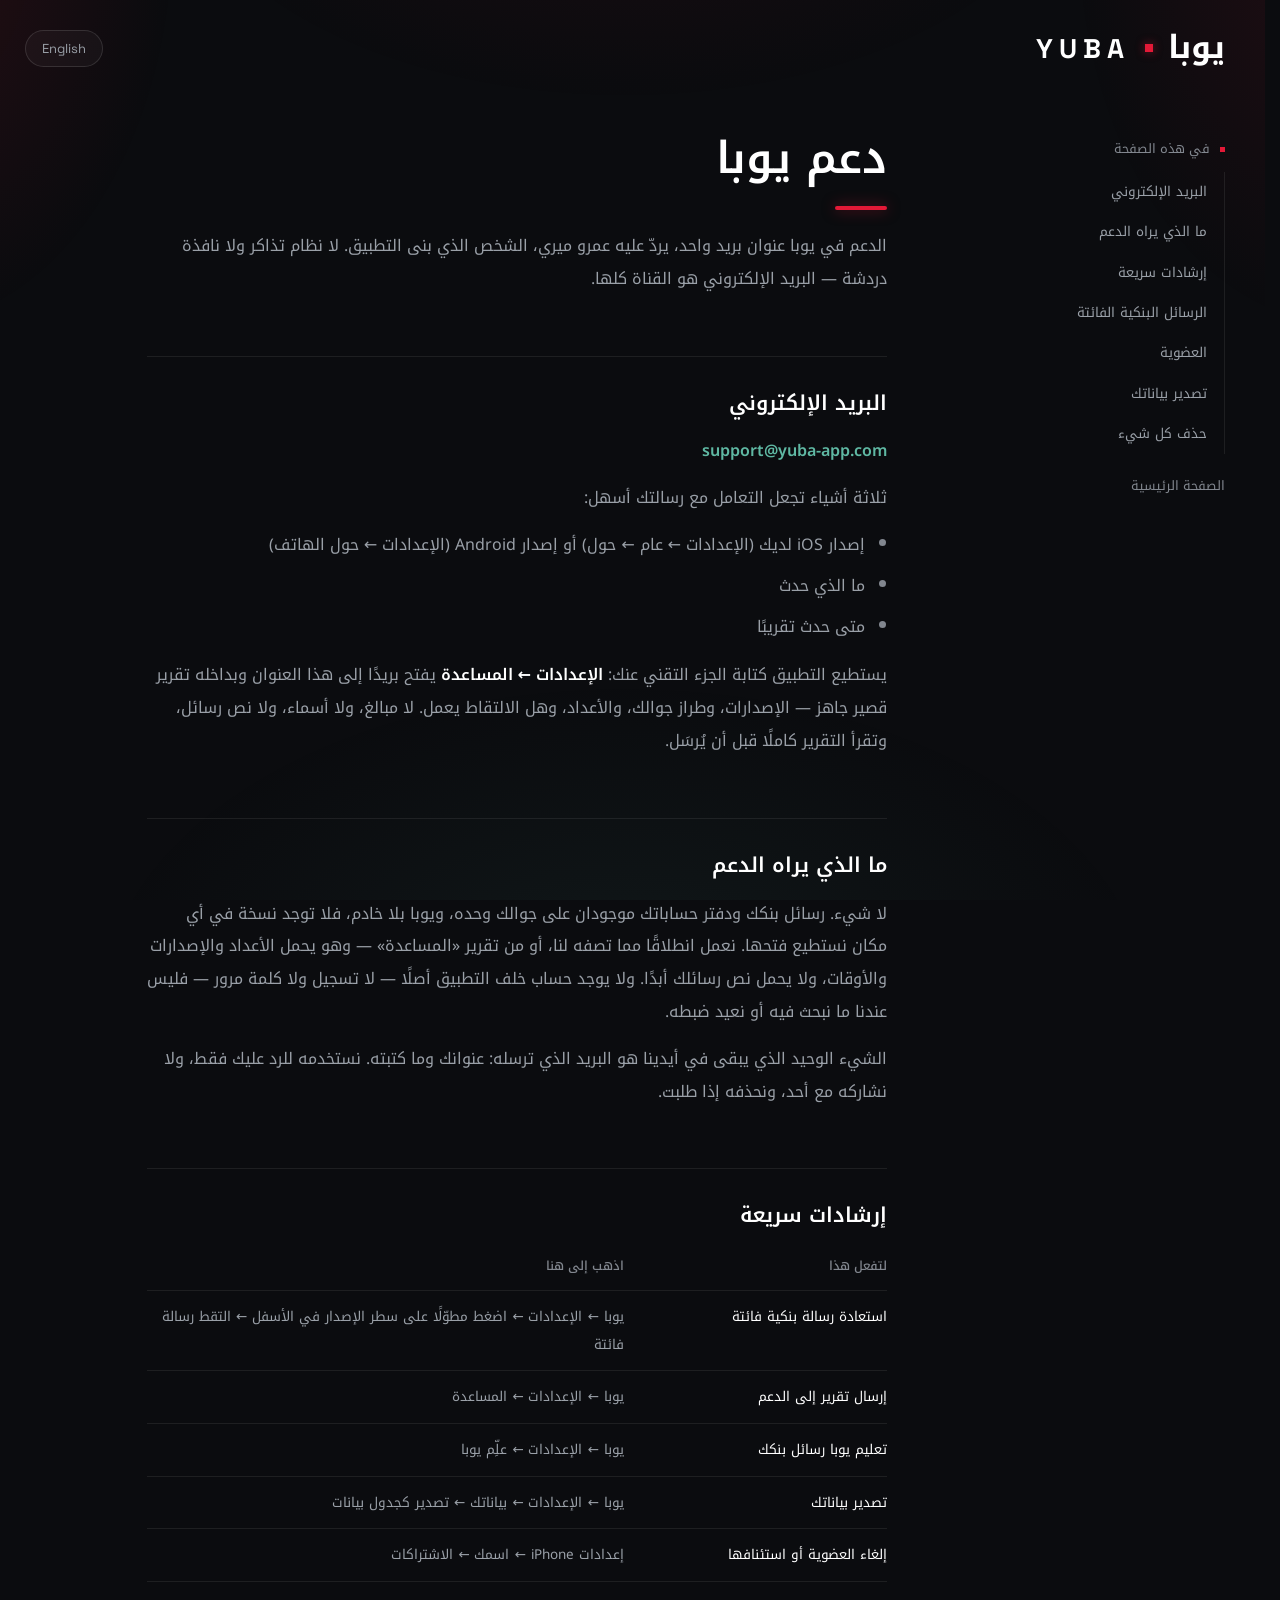
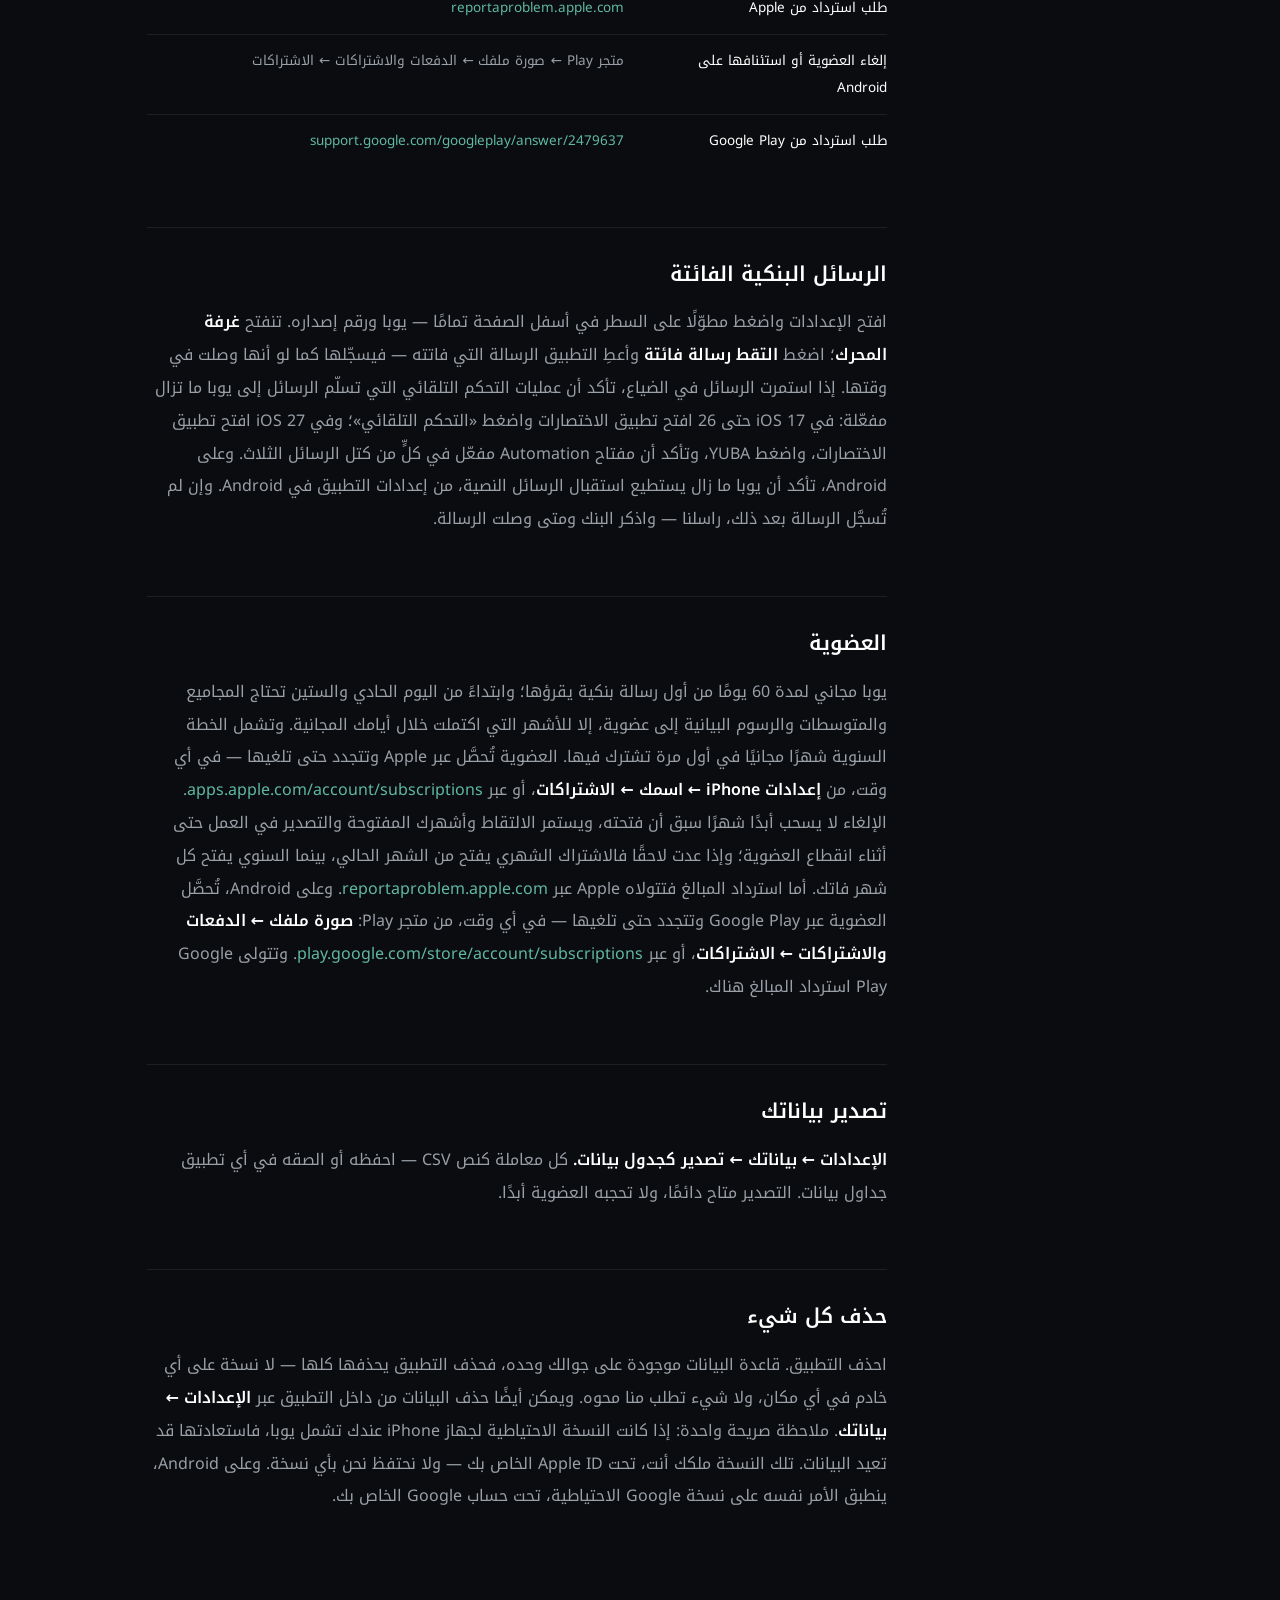
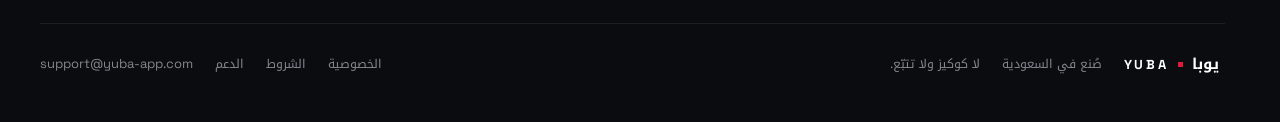
<file: support/index.html>
<!doctype html>
<html lang="en" data-en-path="/support/" data-ar-path="/ar/support/" data-title-ar="دعم يوبا">
<head>
<meta charset="utf-8">
<meta name="viewport" content="width=device-width,initial-scale=1">
<meta name="color-scheme" content="dark">
<title>Yuba Support</title>
<script>
/* Language before the first paint (an Arabic visitor never sees English first), the Latin half of
   the Arabic face fetched early, html.js for the enhanced layout, html.scrolled for the header. The rest is /site.js.
   Every page has two addresses, data-en-path ("/privacy/") and data-ar-path ("/ar/privacy/"); both files hold both
   languages, so the address simply follows the language shown — no reload. An /ar/ address always opens in Arabic. */
(function (d) {
  var en = d.getAttribute('data-en-path'), ar = d.getAttribute('data-ar-path');
  var onAr = /^\/ar(\/|$)/.test(location.pathname);
  var s = null, q = null;
  try { s = localStorage.getItem('yuba-lang'); } catch (e) {}
  try { q = new URLSearchParams(location.search).get('lang'); } catch (e) {}
  if (q !== 'ar' && q !== 'en') q = null;
  if (q) s = q;
  else if (onAr) s = 'ar';
  else if (s !== 'ar' && s !== 'en') {
    // no choice saved yet: a phone set to Arabic opens the Arabic page
    try { if (/^ar(-|$)/i.test((navigator.languages && navigator.languages[0]) || navigator.language || '')) s = 'ar'; } catch (e) {}
  }
  if (q || onAr) { try { localStorage.setItem('yuba-lang', s); } catch (e) {} }
  var want = s === 'ar' ? ar : en;
  if (want && want !== location.pathname) { try { history.replaceState(null, '', want + location.hash); } catch (e) {} }
  else if (q) { try { history.replaceState(null, '', location.pathname + location.hash); } catch (e) {} }
  d.className = 'js';
  if (s === 'ar') {
    d.setAttribute('data-lang', 'ar'); d.lang = 'ar';
    var l = document.createElement('link');
    l.rel = 'preload'; l.as = 'font'; l.type = 'font/woff2'; l.crossOrigin = 'anonymous';
    l.href = '/fonts/noto-kufi-arabic-latin.woff2';
    document.head.appendChild(l);
  } else { d.removeAttribute('data-lang'); d.lang = 'en'; }
  var on = false, f = function () { var y = (window.scrollY || 0) > 8; if (y !== on) { on = y; d.classList.toggle('scrolled', y); } };
  f(); addEventListener('scroll', f, { passive: true });
})(document.documentElement);
</script>
<meta name="description" content="Help with Yuba: quick directions, missed bank texts, membership, exporting and deleting your data. Email support@yuba-app.com.">
<link rel="canonical" href="https://yuba-app.com/support/">
<link rel="alternate" hreflang="en" href="https://yuba-app.com/support/">
<link rel="alternate" hreflang="ar" href="https://yuba-app.com/ar/support/">
<link rel="alternate" hreflang="x-default" href="https://yuba-app.com/support/">
<meta property="og:type" content="website">
<meta property="og:locale" content="en_US">
<meta property="og:locale:alternate" content="ar_SA">
<meta property="og:site_name" content="Yuba · يوبا">
<meta property="og:url" content="https://yuba-app.com/support/">
<meta property="og:title" content="Yuba Support">
<meta property="og:description" content="Help with Yuba: quick directions, missed bank texts, membership, exporting and deleting your data. Email support@yuba-app.com.">
<meta property="og:image" content="https://yuba-app.com/og/yuba-og.jpg">
<meta property="og:image:width" content="1200">
<meta property="og:image:height" content="630">
<meta property="og:image:alt" content="Yuba — your bank texts you all month, Yuba adds it up. أين تذهب فلوسك؟ الجواب في رسائل بنكك.">
<meta name="twitter:card" content="summary_large_image">
<link rel="icon" type="image/png" sizes="32x32" href="/icons/favicon-32.png">
<link rel="icon" type="image/png" sizes="192x192" href="/icons/icon-192.png">
<link rel="apple-touch-icon" href="/icons/apple-touch-icon.png">
<meta name="theme-color" content="#0b0c0f">
<link rel="preload" href="/fonts/space-grotesk-latin.woff2" as="font" type="font/woff2" crossorigin>
<link rel="stylesheet" href="/site.css">
<script src="/site.js" async></script>
<noscript><style>body [lang="ar"]{display:revert !important}.langbtn{display:none}</style></noscript>
</head>
<body class="p-doc">
<a class="skip" href="#main"><span lang="en">Skip to content</span><span lang="ar">انتقل إلى المحتوى</span></a>
<header class="site">
  <div class="head-in">
    <a class="lockup" href="/" aria-label="Yuba · يوبا, home" data-aria-en="Yuba · يوبا, home" data-aria-ar="يوبا · Yuba، الصفحة الرئيسية">
      <span class="latin">YUBA</span><span class="dot"></span><span class="arabic">يوبا</span>
    </a>
    <button class="langbtn" type="button">
      <span lang="ar">العربية</span><span lang="en">English</span>
    </button>
    <button class="menubtn" type="button" aria-expanded="false" aria-controls="toc-en" data-controls-en="toc-en" data-controls-ar="toc-ar" aria-label="On this page" data-aria-en="On this page" data-aria-ar="في هذه الصفحة"><i></i><i></i></button>
  </div>
</header>
<div class="page wide doc">

  <main id="main">
    <article lang="en">
    <div class="doc-grid">
      <nav class="toc" id="toc-en" aria-label="On this page">
        <p class="toc-title">On this page</p>
        <ol>
        <li><a href="#email">Email</a></li>
        <li><a href="#what-support-can-see">What support can see</a></li>
        <li><a href="#quick-directions">Quick directions</a></li>
        <li><a href="#missed-bank-texts">Missed bank texts</a></li>
        <li><a href="#membership">Membership</a></li>
        <li><a href="#exporting-your-data">Exporting your data</a></li>
        <li><a href="#deleting-everything">Deleting everything</a></li>
        </ol>
        <a class="toc-home" href="/">Yuba home</a>
      </nav>
      <div class="doc-body">
    <h1>Yuba Support</h1>
    <p>Support for Yuba is one email address, answered by Amr Miri, the person who built the app. There is no ticket system and no chat widget — email is the whole channel.</p>
    <h2 id="email">Email</h2>
    <p><strong><a href="mailto:support@yuba-app.com">support@yuba-app.com</a></strong></p>
    <p>Three things make a message easy to act on:</p>
    <ul>
      <li>your iOS version (Settings → General → About) or Android version (Settings → About phone)</li>
      <li>what happened</li>
      <li>roughly when it happened</li>
    </ul>
    <p>The app can write the technical half for you: <strong>Settings → Help</strong> starts an email to this address with a short report already inside — versions, your phone's model, counts and whether capture is working. No amounts, no names, no message text, and you read the whole thing before it sends.</p>
    <h2 id="what-support-can-see">What support can see</h2>
    <p>Nothing. Your bank texts and your ledger live on your phone, and Yuba has no server, so there is no copy anywhere for us to open. We work from what you describe, or from the Help report — which carries counts, versions, and timestamps, never the text of your messages. There is no account behind the app either — no sign-up, no password — so there is nothing for us to look up or reset.</p>
    <p>The one thing we do end up holding is the email you send: your address and what you wrote. We use it only to answer you, share it with no one, and delete it if you ask.</p>
    <h2 id="quick-directions">Quick directions</h2>
    <table>
      <tr><th>To do this</th><th>Go here</th></tr>
      <tr><td>Rescue a missed bank text</td><td>Yuba → Settings → press and hold the version line at the bottom → Catch a missed text</td></tr>
      <tr><td>Send a report to support</td><td>Yuba → Settings → Help</td></tr>
      <tr><td>Teach Yuba your bank's texts</td><td>Yuba → Settings → Teach Yuba</td></tr>
      <tr><td>Export your data</td><td>Yuba → Settings → Your data → Export as a spreadsheet</td></tr>
      <tr><td>Cancel or resume membership</td><td>iPhone Settings → your name → Subscriptions</td></tr>
      <tr><td>Ask Apple for a refund</td><td><a href="https://reportaproblem.apple.com">reportaproblem.apple.com</a></td></tr>
      <tr><td>Cancel or resume membership on Android</td><td>Play Store → your profile picture → Payments &amp; subscriptions → Subscriptions</td></tr>
      <tr><td>Ask Google Play for a refund</td><td><a href="https://support.google.com/googleplay/answer/2479637">support.google.com/googleplay/answer/2479637</a></td></tr>
    </table>
    <h2 id="missed-bank-texts">Missed bank texts</h2>
    <p>Open Settings and press and hold the line at the very bottom — Yuba and its version number. The <strong>Engine room</strong> opens; tap <strong>Catch a missed text</strong> and give the app the message it missed — it files the text as if it had arrived on time. If texts keep going missing, check that the automations handing texts to Yuba are still on: on iOS 17–26, open the Shortcuts app and tap Automation; on iOS 27, open the Shortcuts app, tap YUBA, and check that each of its three message blocks has Automation switched on. On Android, check that Yuba can still receive text messages, in Android's settings for the app. If it still will not file, email us — say which bank and when the text arrived.</p>
    <h2 id="membership">Membership</h2>
    <p>Yuba is free for 60 days from the first bank text it reads; from day 61, totals, averages and charts need a membership, except for the months that ended inside your free days. The yearly plan includes one month free the first time you subscribe. Membership is billed by Apple and renews until you cancel — any time, in iPhone <strong>Settings → your name → Subscriptions</strong>, or at <a href="https://apps.apple.com/account/subscriptions">apps.apple.com/account/subscriptions</a>. Cancelling never removes a month you already opened, and capture, your open months, and export keep working even while lapsed; come back later and monthly opens from the current month, while yearly opens every missed month. Refunds are handled by Apple at <a href="https://reportaproblem.apple.com">reportaproblem.apple.com</a>. On Android, membership is billed by Google Play and renews until you cancel — any time, in the Play Store under your profile picture → <strong>Payments &amp; subscriptions → Subscriptions</strong>, or at <a href="https://play.google.com/store/account/subscriptions">play.google.com/store/account/subscriptions</a>. Refunds there are handled by Google Play.</p>
    <h2 id="exporting-your-data">Exporting your data</h2>
    <p><strong>Settings → Your data → Export as a spreadsheet.</strong> Every transaction as CSV text — save it or paste it into any spreadsheet app. Export is always available and never behind the membership.</p>
    <h2 id="deleting-everything">Deleting everything</h2>
    <p>Delete the app. The database lives only on your phone, so deleting the app deletes all of it — there is no server copy anywhere, and nothing to ask us to erase. <strong>Settings → Your data</strong> can also remove data from inside the app. One honest note: if your own iPhone backup includes Yuba, restoring that backup can bring the data back. That backup is yours, under your Apple ID — we hold no copy. On Android, the same goes for your Google backup, under your Google account.</p>
      </div>
    </div>
    </article>
    <article lang="ar" dir="rtl">
    <div class="doc-grid">
      <nav class="toc" id="toc-ar" aria-label="في هذه الصفحة">
        <p class="toc-title">في هذه الصفحة</p>
        <ol>
        <li><a href="#email-ar">البريد الإلكتروني</a></li>
        <li><a href="#what-support-can-see-ar">ما الذي يراه الدعم</a></li>
        <li><a href="#quick-directions-ar">إرشادات سريعة</a></li>
        <li><a href="#missed-bank-texts-ar">الرسائل البنكية الفائتة</a></li>
        <li><a href="#membership-ar">العضوية</a></li>
        <li><a href="#exporting-your-data-ar">تصدير بياناتك</a></li>
        <li><a href="#deleting-everything-ar">حذف كل شيء</a></li>
        </ol>
        <a class="toc-home" href="/">الصفحة الرئيسية</a>
      </nav>
      <div class="doc-body">
    <h1>دعم يوبا</h1>
    <p>الدعم في يوبا عنوان بريد واحد، يردّ عليه عمرو ميري، الشخص الذي بنى التطبيق. لا نظام تذاكر ولا نافذة دردشة — البريد الإلكتروني هو القناة كلها.</p>
    <h2 id="email-ar">البريد الإلكتروني</h2>
    <p><strong><a href="mailto:support@yuba-app.com">support@yuba-app.com</a></strong></p>
    <p>ثلاثة أشياء تجعل التعامل مع رسالتك أسهل:</p>
    <ul>
      <li>إصدار iOS لديك (الإعدادات ← عام ← حول) أو إصدار Android (الإعدادات ← حول الهاتف)</li>
      <li>ما الذي حدث</li>
      <li>متى حدث تقريبًا</li>
    </ul>
    <p>يستطيع التطبيق كتابة الجزء التقني عنك: <strong>الإعدادات ← المساعدة</strong> يفتح بريدًا إلى هذا العنوان وبداخله تقرير قصير جاهز — الإصدارات، وطراز جوالك، والأعداد، وهل الالتقاط يعمل. لا مبالغ، ولا أسماء، ولا نص رسائل، وتقرأ التقرير كاملًا قبل أن يُرسَل.</p>
    <h2 id="what-support-can-see-ar">ما الذي يراه الدعم</h2>
    <p>لا شيء. رسائل بنكك ودفتر حساباتك موجودان على جوالك وحده، ويوبا بلا خادم، فلا توجد نسخة في أي مكان نستطيع فتحها. نعمل انطلاقًا مما تصفه لنا، أو من تقرير «المساعدة» — وهو يحمل الأعداد والإصدارات والأوقات، ولا يحمل نص رسائلك أبدًا. ولا يوجد حساب خلف التطبيق أصلًا — لا تسجيل ولا كلمة مرور — فليس عندنا ما نبحث فيه أو نعيد ضبطه.</p>
    <p>الشيء الوحيد الذي يبقى في أيدينا هو البريد الذي ترسله: عنوانك وما كتبته. نستخدمه للرد عليك فقط، ولا نشاركه مع أحد، ونحذفه إذا طلبت.</p>
    <h2 id="quick-directions-ar">إرشادات سريعة</h2>
    <table>
      <tr><th>لتفعل هذا</th><th>اذهب إلى هنا</th></tr>
      <tr><td>استعادة رسالة بنكية فائتة</td><td>يوبا ← الإعدادات ← اضغط مطوّلًا على سطر الإصدار في الأسفل ← التقط رسالة فائتة</td></tr>
      <tr><td>إرسال تقرير إلى الدعم</td><td>يوبا ← الإعدادات ← المساعدة</td></tr>
      <tr><td>تعليم يوبا رسائل بنكك</td><td>يوبا ← الإعدادات ← علِّم يوبا</td></tr>
      <tr><td>تصدير بياناتك</td><td>يوبا ← الإعدادات ← بياناتك ← تصدير كجدول بيانات</td></tr>
      <tr><td>إلغاء العضوية أو استئنافها</td><td>إعدادات iPhone ← اسمك ← الاشتراكات</td></tr>
      <tr><td>طلب استرداد من Apple</td><td><a href="https://reportaproblem.apple.com">reportaproblem.apple.com</a></td></tr>
      <tr><td>إلغاء العضوية أو استئنافها على Android</td><td>متجر Play ← صورة ملفك ← الدفعات والاشتراكات ← الاشتراكات</td></tr>
      <tr><td>طلب استرداد من Google Play</td><td><a href="https://support.google.com/googleplay/answer/2479637">support.google.com/googleplay/answer/2479637</a></td></tr>
    </table>
    <h2 id="missed-bank-texts-ar">الرسائل البنكية الفائتة</h2>
    <p>افتح الإعدادات واضغط مطوّلًا على السطر في أسفل الصفحة تمامًا — يوبا ورقم إصداره. تنفتح <strong>غرفة المحرك</strong>؛ اضغط <strong>التقط رسالة فائتة</strong> وأعطِ التطبيق الرسالة التي فاتته — فيسجّلها كما لو أنها وصلت في وقتها. إذا استمرت الرسائل في الضياع، تأكد أن عمليات التحكم التلقائي التي تسلّم الرسائل إلى يوبا ما تزال مفعّلة: في iOS 17 حتى 26 افتح تطبيق الاختصارات واضغط «التحكم التلقائي»؛ وفي iOS 27 افتح تطبيق الاختصارات، واضغط YUBA، وتأكد أن مفتاح Automation مفعّل في كلٍّ من كتل الرسائل الثلاث. وعلى Android، تأكد أن يوبا ما زال يستطيع استقبال الرسائل النصية، من إعدادات التطبيق في Android. وإن لم تُسجَّل الرسالة بعد ذلك، راسلنا — واذكر البنك ومتى وصلت الرسالة.</p>
    <h2 id="membership-ar">العضوية</h2>
    <p>يوبا مجاني لمدة 60 يومًا من أول رسالة بنكية يقرؤها؛ وابتداءً من اليوم الحادي والستين تحتاج المجاميع والمتوسطات والرسوم البيانية إلى عضوية، إلا للأشهر التي اكتملت خلال أيامك المجانية. وتشمل الخطة السنوية شهرًا مجانيًا في أول مرة تشترك فيها. العضوية تُحصَّل عبر Apple وتتجدد حتى تلغيها — في أي وقت، من <strong>إعدادات iPhone ← اسمك ← الاشتراكات</strong>، أو عبر <a href="https://apps.apple.com/account/subscriptions">apps.apple.com/account/subscriptions</a>. الإلغاء لا يسحب أبدًا شهرًا سبق أن فتحته، ويستمر الالتقاط وأشهرك المفتوحة والتصدير في العمل حتى أثناء انقطاع العضوية؛ وإذا عدت لاحقًا فالاشتراك الشهري يفتح من الشهر الحالي، بينما السنوي يفتح كل شهر فاتك. أما استرداد المبالغ فتتولاه Apple عبر <a href="https://reportaproblem.apple.com">reportaproblem.apple.com</a>. وعلى Android، تُحصَّل العضوية عبر Google Play وتتجدد حتى تلغيها — في أي وقت، من متجر Play: <strong>صورة ملفك ← الدفعات والاشتراكات ← الاشتراكات</strong>، أو عبر <a href="https://play.google.com/store/account/subscriptions">play.google.com/store/account/subscriptions</a>. وتتولى Google Play استرداد المبالغ هناك.</p>
    <h2 id="exporting-your-data-ar">تصدير بياناتك</h2>
    <p><strong>الإعدادات ← بياناتك ← تصدير كجدول بيانات.</strong> كل معاملة كنص CSV — احفظه أو الصقه في أي تطبيق جداول بيانات. التصدير متاح دائمًا، ولا تحجبه العضوية أبدًا.</p>
    <h2 id="deleting-everything-ar">حذف كل شيء</h2>
    <p>احذف التطبيق. قاعدة البيانات موجودة على جوالك وحده، فحذف التطبيق يحذفها كلها — لا نسخة على أي خادم في أي مكان، ولا شيء تطلب منا محوه. ويمكن أيضًا حذف البيانات من داخل التطبيق عبر <strong>الإعدادات ← بياناتك</strong>. ملاحظة صريحة واحدة: إذا كانت النسخة الاحتياطية لجهاز iPhone عندك تشمل يوبا، فاستعادتها قد تعيد البيانات. تلك النسخة ملكك أنت، تحت Apple ID الخاص بك — ولا نحتفظ نحن بأي نسخة. وعلى Android، ينطبق الأمر نفسه على نسخة Google الاحتياطية، تحت حساب Google الخاص بك.</p>
      </div>
    </div>
    </article>
  </main>

  <footer class="site">
    <a class="lockup small" href="/"><span class="latin">YUBA</span><span class="dot"></span><span class="arabic">يوبا</span></a>
    <span><span lang="en">Built in Saudi Arabia</span><span lang="ar">صُنع في السعودية</span></span>
    <span class="quiet"><span lang="en">No cookies, no trackers.</span><span lang="ar">لا كوكيز ولا تتبّع.</span></span>
    <span class="spacer"></span>
    <a href="/privacy/"><span lang="en">Privacy</span><span lang="ar">الخصوصية</span></a>
    <a href="/terms/"><span lang="en">Terms</span><span lang="ar">الشروط</span></a>
    <a href="/support/"><span lang="en">Support</span><span lang="ar">الدعم</span></a>
    <a href="mailto:support@yuba-app.com">support@yuba-app.com</a>
  </footer>

</div>
</body>
</html>
</file>
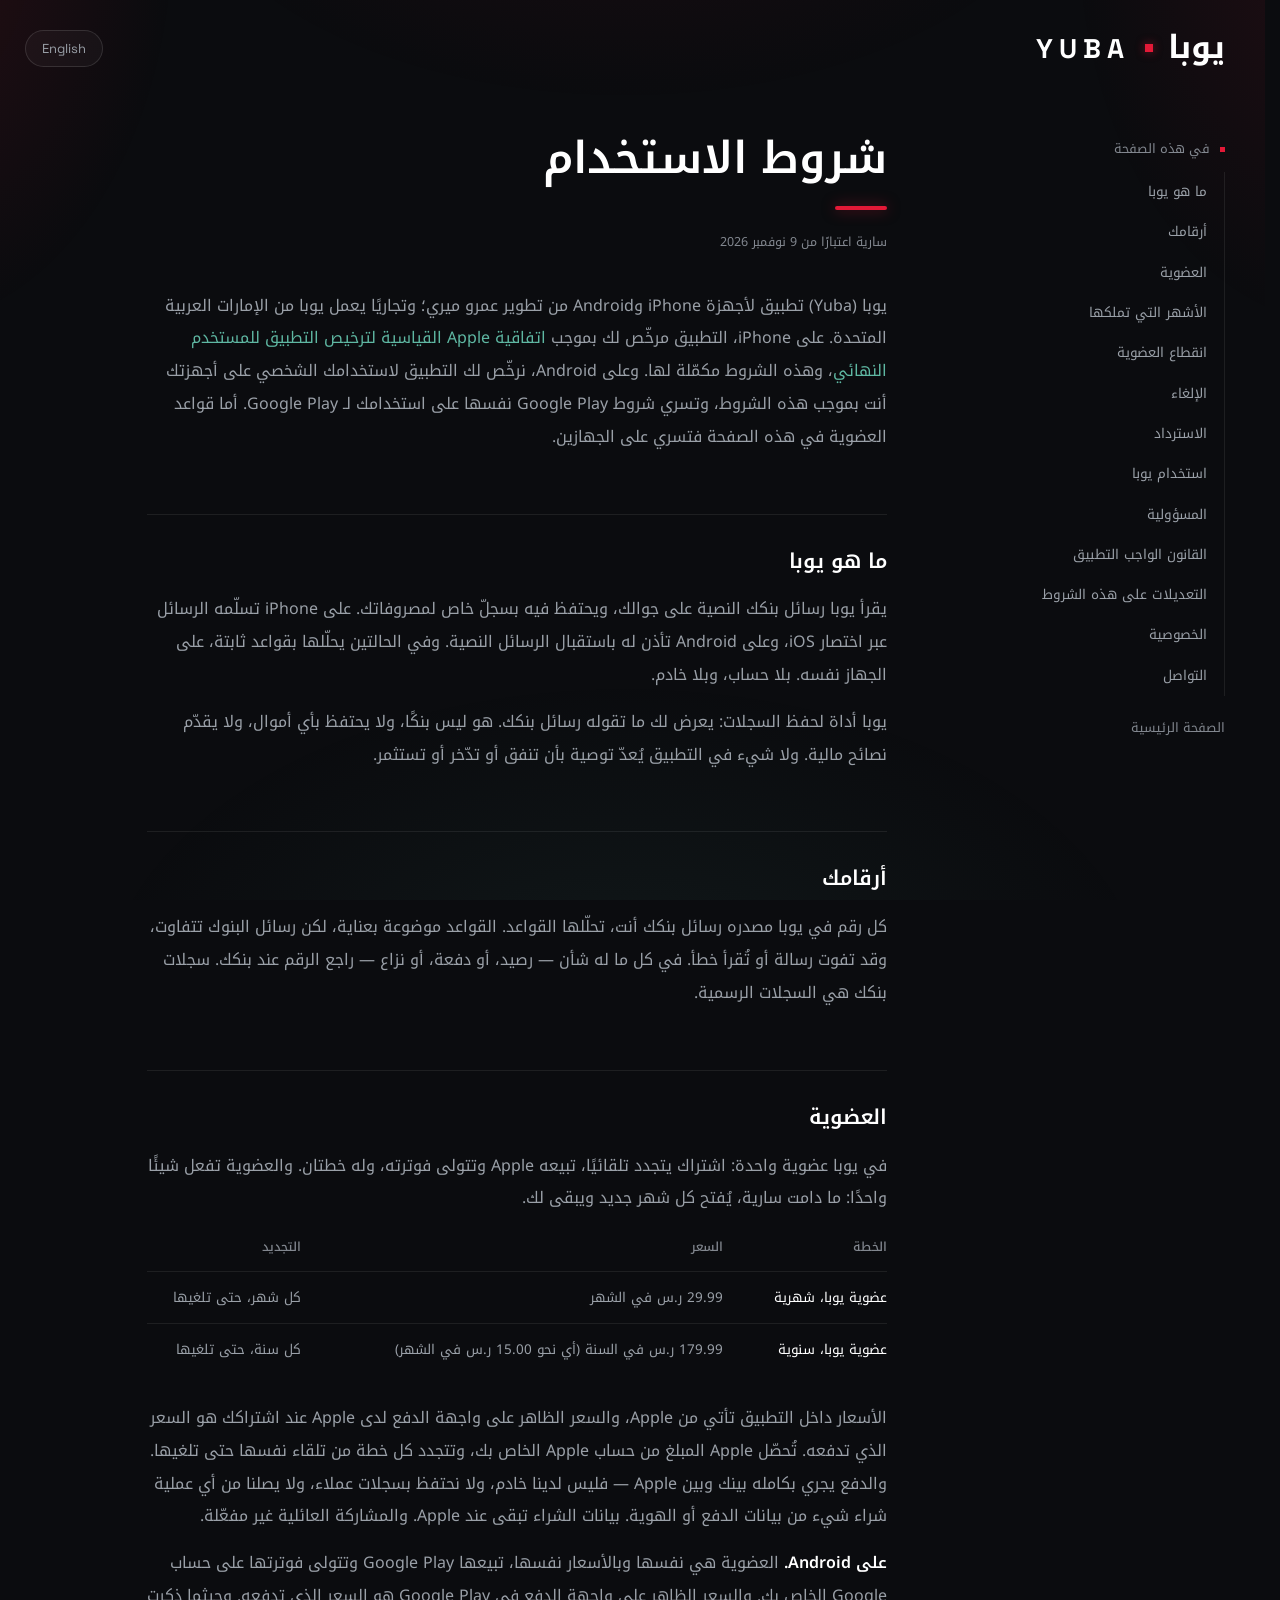
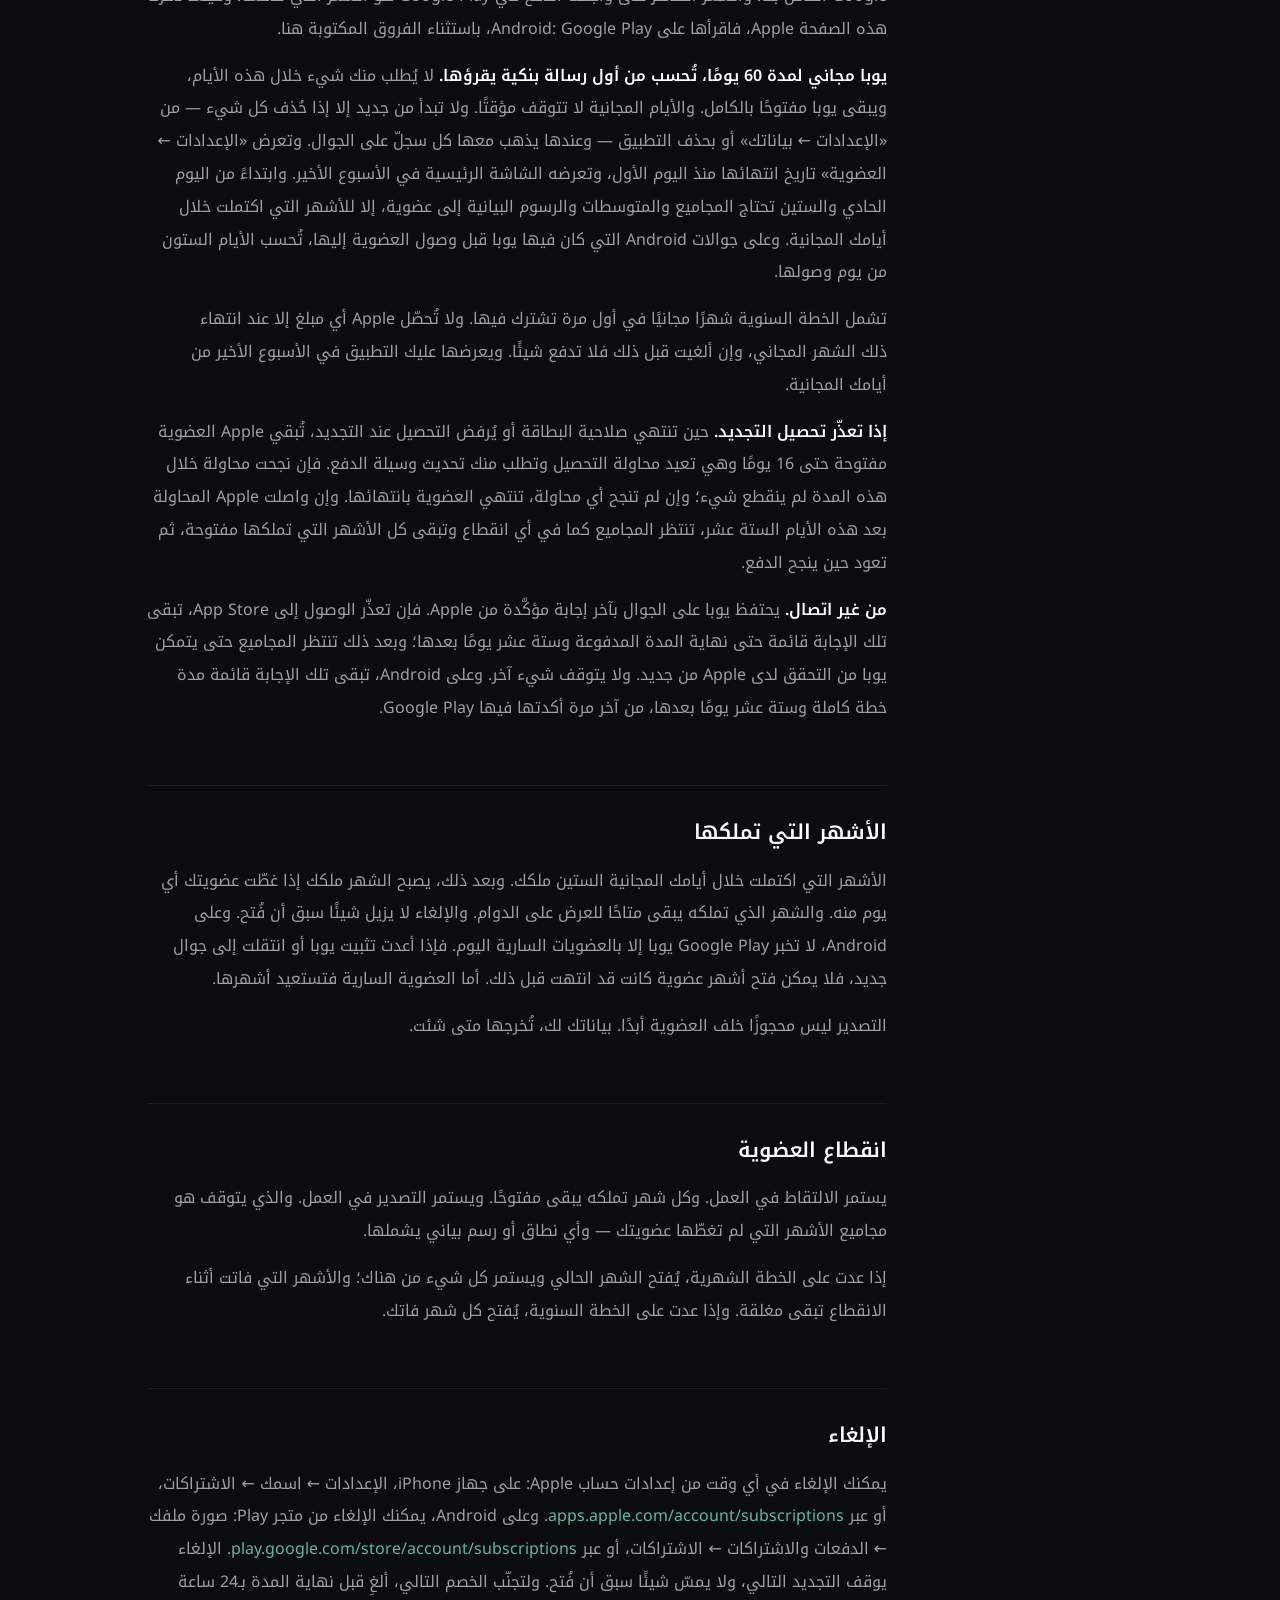
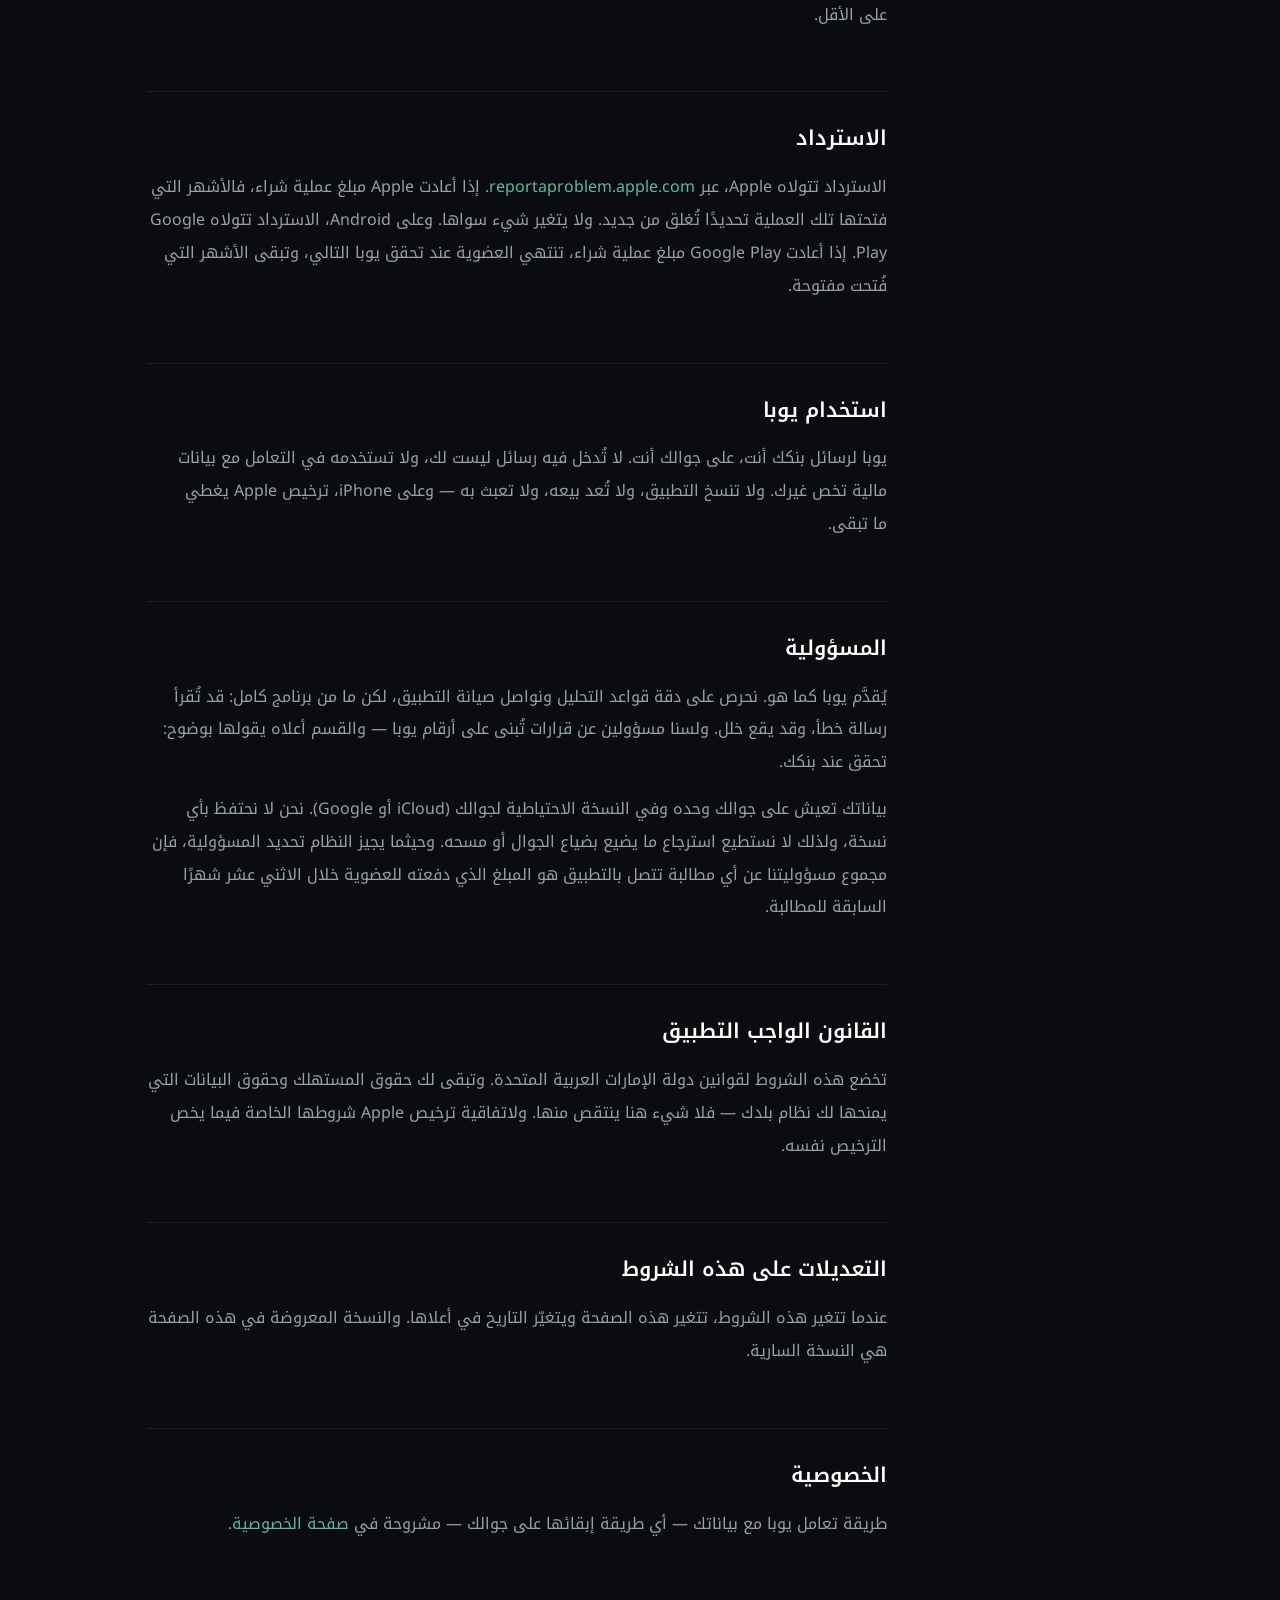
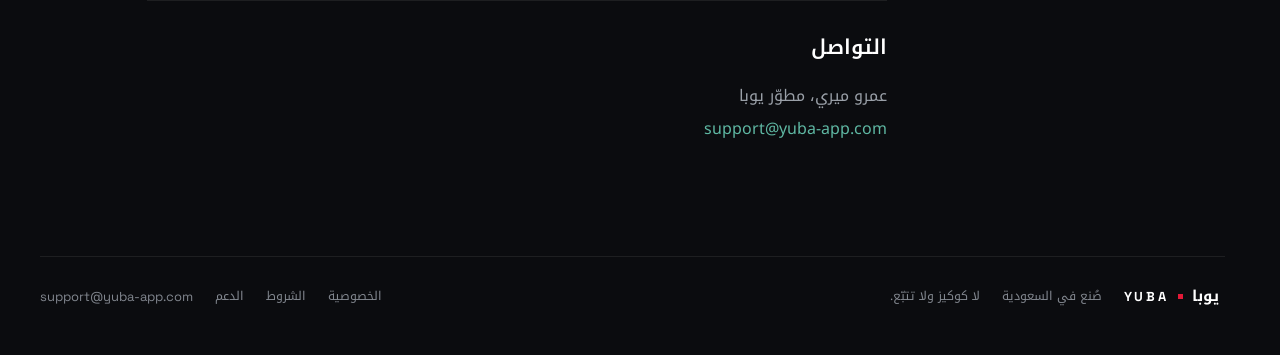
<file: terms/index.html>
<!doctype html>
<html lang="en" data-en-path="/terms/" data-ar-path="/ar/terms/" data-title-ar="شروط الاستخدام · يوبا">
<head>
<meta charset="utf-8">
<meta name="viewport" content="width=device-width,initial-scale=1">
<meta name="color-scheme" content="dark">
<title>Terms of Use · Yuba</title>
<script>
/* Language before the first paint (an Arabic visitor never sees English first), the Latin half of
   the Arabic face fetched early, html.js for the enhanced layout, html.scrolled for the header. The rest is /site.js.
   Every page has two addresses, data-en-path ("/privacy/") and data-ar-path ("/ar/privacy/"); both files hold both
   languages, so the address simply follows the language shown — no reload. An /ar/ address always opens in Arabic. */
(function (d) {
  var en = d.getAttribute('data-en-path'), ar = d.getAttribute('data-ar-path');
  var onAr = /^\/ar(\/|$)/.test(location.pathname);
  var s = null, q = null;
  try { s = localStorage.getItem('yuba-lang'); } catch (e) {}
  try { q = new URLSearchParams(location.search).get('lang'); } catch (e) {}
  if (q !== 'ar' && q !== 'en') q = null;
  if (q) s = q;
  else if (onAr) s = 'ar';
  else if (s !== 'ar' && s !== 'en') {
    // no choice saved yet: a phone set to Arabic opens the Arabic page
    try { if (/^ar(-|$)/i.test((navigator.languages && navigator.languages[0]) || navigator.language || '')) s = 'ar'; } catch (e) {}
  }
  if (q || onAr) { try { localStorage.setItem('yuba-lang', s); } catch (e) {} }
  var want = s === 'ar' ? ar : en;
  if (want && want !== location.pathname) { try { history.replaceState(null, '', want + location.hash); } catch (e) {} }
  else if (q) { try { history.replaceState(null, '', location.pathname + location.hash); } catch (e) {} }
  d.className = 'js';
  if (s === 'ar') {
    d.setAttribute('data-lang', 'ar'); d.lang = 'ar';
    var l = document.createElement('link');
    l.rel = 'preload'; l.as = 'font'; l.type = 'font/woff2'; l.crossOrigin = 'anonymous';
    l.href = '/fonts/noto-kufi-arabic-latin.woff2';
    document.head.appendChild(l);
  } else { d.removeAttribute('data-lang'); d.lang = 'en'; }
  var on = false, f = function () { var y = (window.scrollY || 0) > 8; if (y !== on) { on = y; d.classList.toggle('scrolled', y); } };
  f(); addEventListener('scroll', f, { passive: true });
})(document.documentElement);
</script>
<meta name="description" content="Yuba’s terms of use: the 60 free days, the membership (SAR 29.99 a month or SAR 179.99 a year), cancelling and refunds.">
<link rel="canonical" href="https://yuba-app.com/terms/">
<link rel="alternate" hreflang="en" href="https://yuba-app.com/terms/">
<link rel="alternate" hreflang="ar" href="https://yuba-app.com/ar/terms/">
<link rel="alternate" hreflang="x-default" href="https://yuba-app.com/terms/">
<meta property="og:type" content="website">
<meta property="og:locale" content="en_US">
<meta property="og:locale:alternate" content="ar_SA">
<meta property="og:site_name" content="Yuba · يوبا">
<meta property="og:url" content="https://yuba-app.com/terms/">
<meta property="og:title" content="Terms of Use · Yuba">
<meta property="og:description" content="Yuba’s terms of use: the 60 free days, the membership (SAR 29.99 a month or SAR 179.99 a year), cancelling and refunds.">
<meta property="og:image" content="https://yuba-app.com/og/yuba-og.jpg">
<meta property="og:image:width" content="1200">
<meta property="og:image:height" content="630">
<meta property="og:image:alt" content="Yuba — your bank texts you all month, Yuba adds it up. أين تذهب فلوسك؟ الجواب في رسائل بنكك.">
<meta name="twitter:card" content="summary_large_image">
<link rel="icon" type="image/png" sizes="32x32" href="/icons/favicon-32.png">
<link rel="icon" type="image/png" sizes="192x192" href="/icons/icon-192.png">
<link rel="apple-touch-icon" href="/icons/apple-touch-icon.png">
<meta name="theme-color" content="#0b0c0f">
<link rel="preload" href="/fonts/space-grotesk-latin.woff2" as="font" type="font/woff2" crossorigin>
<link rel="stylesheet" href="/site.css">
<script src="/site.js" async></script>
<noscript><style>body [lang="ar"]{display:revert !important}.langbtn{display:none}</style></noscript>
</head>
<body class="p-doc">
<a class="skip" href="#main"><span lang="en">Skip to content</span><span lang="ar">انتقل إلى المحتوى</span></a>
<header class="site">
  <div class="head-in">
    <a class="lockup" href="/" aria-label="Yuba · يوبا, home" data-aria-en="Yuba · يوبا, home" data-aria-ar="يوبا · Yuba، الصفحة الرئيسية">
      <span class="latin">YUBA</span><span class="dot"></span><span class="arabic">يوبا</span>
    </a>
    <button class="langbtn" type="button">
      <span lang="ar">العربية</span><span lang="en">English</span>
    </button>
    <button class="menubtn" type="button" aria-expanded="false" aria-controls="toc-en" data-controls-en="toc-en" data-controls-ar="toc-ar" aria-label="On this page" data-aria-en="On this page" data-aria-ar="في هذه الصفحة"><i></i><i></i></button>
  </div>
</header>
<div class="page wide doc">

  <main id="main">
    <article lang="en">
    <div class="doc-grid">
      <nav class="toc" id="toc-en" aria-label="On this page">
        <p class="toc-title">On this page</p>
        <ol>
        <li><a href="#what-yuba-is">What Yuba is</a></li>
        <li><a href="#your-numbers">Your numbers</a></li>
        <li><a href="#the-membership">The membership</a></li>
        <li><a href="#months-you-own">Months you own</a></li>
        <li><a href="#a-lapsed-membership">A lapsed membership</a></li>
        <li><a href="#cancelling">Cancelling</a></li>
        <li><a href="#refunds">Refunds</a></li>
        <li><a href="#using-yuba">Using Yuba</a></li>
        <li><a href="#responsibility">Responsibility</a></li>
        <li><a href="#governing-law">Governing law</a></li>
        <li><a href="#changes-to-these-terms">Changes to these terms</a></li>
        <li><a href="#privacy">Privacy</a></li>
        <li><a href="#contact">Contact</a></li>
        </ol>
        <a class="toc-home" href="/">Yuba home</a>
      </nav>
      <div class="doc-body">
    <h1>Terms of Use</h1>
    <p class="date">Effective 9 November 2026</p>
    <p>Yuba (يوبا) is an iPhone and Android app made by Amr Miri; commercially, Yuba operates from the United Arab Emirates. On iPhone, the app is licensed to you under <a href="https://www.apple.com/legal/internet-services/itunes/dev/stdeula/">Apple's standard Licensed Application End User License Agreement</a>, and these terms supplement it. On Android, we license the app to you for personal use on your own devices under these terms, and Google Play's own terms cover your use of Google Play. The membership rules on this page apply on both.</p>
    <h2 id="what-yuba-is">What Yuba is</h2>
    <p>Yuba reads your bank SMS messages on your phone and keeps a private spending ledger there. On iPhone you hand it messages through an iOS Shortcut; on Android you allow it to receive text messages. Either way it parses them with fixed rules, on the device. No account, no server.</p>
    <p>Yuba is a record-keeping tool. It shows you what your bank messages say. It is not a bank, it holds no money, and it does not give financial advice. Nothing in the app is a recommendation to spend, save, or invest.</p>
    <h2 id="your-numbers">Your numbers</h2>
    <p>Every figure in Yuba comes from your own bank messages, parsed by rules. Rules are careful, but bank messages vary, and a message can be missed or read wrong. For anything that matters — a balance, a payment, a dispute — check the figure against your bank. Your bank's records are the official ones.</p>
    <h2 id="the-membership">The membership</h2>
    <p>Yuba has one membership: an auto-renewing subscription, sold and billed by Apple, with two plans. The membership does one thing: while it runs, every new month opens and is yours to keep.</p>
    <table>
      <tr><th>Plan</th><th>Price</th><th>Renews</th></tr>
      <tr><td>Yuba membership, monthly</td><td>SAR 29.99 per month</td><td>Every month, until you cancel</td></tr>
      <tr><td>Yuba membership, yearly</td><td>SAR 179.99 per year (about SAR 15.00 a month)</td><td>Every year, until you cancel</td></tr>
    </table>
    <p>Prices in the app come from Apple, and the price on Apple's payment sheet when you subscribe is the price you pay. Apple bills your Apple Account, and each plan renews on its own until you cancel. Payment runs entirely between you and Apple — we have no server, keep no customer records, and never receive your payment details or identity from a purchase. Apple holds the purchase data. Family Sharing is off.</p>
    <p><strong>On Android.</strong> The membership is the same, at the same prices, sold and billed by Google Play to your Google account. The price on Google Play's payment sheet is the price you pay. Wherever this page says Apple, on Android read Google Play, except for the differences written here.</p>
    <p><strong>Yuba is free for 60 days, counted from the first bank text it reads.</strong> Nothing is asked during those days, and all of Yuba is open. The free days never pause. They start again only if everything is deleted — in Settings → Your data, or by deleting the app — and then every record on the phone goes with them. Settings › Membership shows the date they end from the first day, and Home shows it in the last week. From day 61, totals, averages and charts need a membership, except for the months that ended inside your free days. On Android phones that had Yuba before memberships reached them, the 60 days count from the day they did.</p>
    <p>The yearly plan includes one month free the first time you subscribe. Apple charges only when that free month ends, and cancelling before then costs nothing. The app offers it in the last week of your free days.</p>
    <p><strong>If a renewal payment fails.</strong> When a card expires or a charge is declined at renewal, Apple keeps the membership open for up to 16 days while it retries the payment and asks you to update your payment method. If a retry succeeds inside that window, nothing is interrupted; if none does, the membership lapses at the end of it. If Apple keeps retrying after those 16 days, the totals wait like any lapse while every month you own stays open, and they reopen when the payment goes through.</p>
    <p><strong>Without a connection.</strong> Yuba keeps Apple's last confirmed answer on the phone. If the App Store cannot be reached, that answer stands until the paid period ends, plus 16 days; after that, the totals wait until Yuba can check with Apple again. Nothing else stops. On Android, that answer stands for one full plan length plus 16 days from the last time Google Play confirmed it.</p>
    <h2 id="months-you-own">Months you own</h2>
    <p>Months that finished during your 60 free days are yours. After that, a month is yours if your membership covered any day of it. A month you own stays viewable forever. Cancelling never removes anything already open. On Android, Google Play tells Yuba only about memberships active today. So if you reinstall Yuba or move to a new phone, the months of a membership that had already ended before then cannot be opened again. An active membership rebuilds its own months.</p>
    <p>Export never sits behind the membership. Your data is yours to take out at any time.</p>
    <h2 id="a-lapsed-membership">A lapsed membership</h2>
    <p>Capture keeps working. Every month you already own stays open. Export keeps working. What stops is the totals of the months your membership did not cover — and any range or chart that includes them.</p>
    <p>If you come back on the monthly plan, the current month opens and life continues from there; months missed while lapsed stay closed. If you come back on the yearly plan, every missed month opens.</p>
    <h2 id="cancelling">Cancelling</h2>
    <p>Cancel any time in your Apple Account settings: on your iPhone, Settings → your name → Subscriptions, or at <a href="https://apps.apple.com/account/subscriptions">apps.apple.com/account/subscriptions</a>. On Android, cancel in the Play Store: your profile picture → Payments &amp; subscriptions → Subscriptions, or at <a href="https://play.google.com/store/account/subscriptions">play.google.com/store/account/subscriptions</a>. Cancelling stops the next renewal, and nothing already open is touched. To avoid the next charge, cancel at least 24 hours before the period ends.</p>
    <h2 id="refunds">Refunds</h2>
    <p>Refunds are handled by Apple, at <a href="https://reportaproblem.apple.com">reportaproblem.apple.com</a>. If Apple refunds a purchase, the months that exact purchase opened close again. Nothing else changes. On Android, refunds are handled by Google Play. If Google Play refunds a purchase, the membership ends the next time Yuba checks, and months that were already open stay open.</p>
    <h2 id="using-yuba">Using Yuba</h2>
    <p>Yuba is for your own bank messages, on your own phone. Don't feed it messages that aren't yours, and don't use it to handle someone else's financial data. Don't copy, resell, or tamper with the app — on iPhone, Apple's license covers the rest.</p>
    <h2 id="responsibility">Responsibility</h2>
    <p>Yuba is provided as is. We keep the parsing rules careful and the app maintained, but no software is perfect: a message can be misread, a bug can happen. We are not responsible for decisions made on Yuba's figures — the section above says it plainly: verify with your bank.</p>
    <p>Your data lives only on your phone and in your own phone backup (iCloud or Google). We hold no copy, so we cannot restore what a lost or erased phone loses. Where the law allows liability to be limited, our total liability for any claim connected to the app is the amount you paid for the membership in the twelve months before the claim.</p>
    <h2 id="governing-law">Governing law</h2>
    <p>These terms are governed by the laws of the United Arab Emirates. Where you live grants you consumer and data rights of its own — nothing here reduces them. Apple's license agreement carries its own terms for the license itself.</p>
    <h2 id="changes-to-these-terms">Changes to these terms</h2>
    <p>When these terms change, this page changes and the date at the top moves. The version on this page is the one in force.</p>
    <h2 id="privacy">Privacy</h2>
    <p>How Yuba handles your data — which is to say, how it keeps it on your phone — is on the <a href="/privacy/">privacy page</a>.</p>
    <h2 id="contact">Contact</h2>
    <p>Amr Miri, developer of Yuba<br><a href="mailto:support@yuba-app.com">support@yuba-app.com</a></p>
      </div>
    </div>
    </article>
    <article lang="ar" dir="rtl">
    <div class="doc-grid">
      <nav class="toc" id="toc-ar" aria-label="في هذه الصفحة">
        <p class="toc-title">في هذه الصفحة</p>
        <ol>
        <li><a href="#what-yuba-is-ar">ما هو يوبا</a></li>
        <li><a href="#your-numbers-ar">أرقامك</a></li>
        <li><a href="#the-membership-ar">العضوية</a></li>
        <li><a href="#months-you-own-ar">الأشهر التي تملكها</a></li>
        <li><a href="#a-lapsed-membership-ar">انقطاع العضوية</a></li>
        <li><a href="#cancelling-ar">الإلغاء</a></li>
        <li><a href="#refunds-ar">الاسترداد</a></li>
        <li><a href="#using-yuba-ar">استخدام يوبا</a></li>
        <li><a href="#responsibility-ar">المسؤولية</a></li>
        <li><a href="#governing-law-ar">القانون الواجب التطبيق</a></li>
        <li><a href="#changes-to-these-terms-ar">التعديلات على هذه الشروط</a></li>
        <li><a href="#privacy-ar">الخصوصية</a></li>
        <li><a href="#contact-ar">التواصل</a></li>
        </ol>
        <a class="toc-home" href="/">الصفحة الرئيسية</a>
      </nav>
      <div class="doc-body">
    <h1>شروط الاستخدام</h1>
    <p class="date">سارية اعتبارًا من 9 نوفمبر 2026</p>
    <p>يوبا (Yuba) تطبيق لأجهزة iPhone وAndroid من تطوير عمرو ميري؛ وتجاريًا يعمل يوبا من الإمارات العربية المتحدة. على iPhone، التطبيق مرخّص لك بموجب <a href="https://www.apple.com/legal/internet-services/itunes/dev/stdeula/">اتفاقية Apple القياسية لترخيص التطبيق للمستخدم النهائي</a>، وهذه الشروط مكمّلة لها. وعلى Android، نرخّص لك التطبيق لاستخدامك الشخصي على أجهزتك أنت بموجب هذه الشروط، وتسري شروط Google Play نفسها على استخدامك لـ Google Play. أما قواعد العضوية في هذه الصفحة فتسري على الجهازين.</p>
    <h2 id="what-yuba-is-ar">ما هو يوبا</h2>
    <p>يقرأ يوبا رسائل بنكك النصية على جوالك، ويحتفظ فيه بسجلّ خاص لمصروفاتك. على iPhone تسلّمه الرسائل عبر اختصار iOS، وعلى Android تأذن له باستقبال الرسائل النصية. وفي الحالتين يحلّلها بقواعد ثابتة، على الجهاز نفسه. بلا حساب، وبلا خادم.</p>
    <p>يوبا أداة لحفظ السجلات: يعرض لك ما تقوله رسائل بنكك. هو ليس بنكًا، ولا يحتفظ بأي أموال، ولا يقدّم نصائح مالية. ولا شيء في التطبيق يُعدّ توصية بأن تنفق أو تدّخر أو تستثمر.</p>
    <h2 id="your-numbers-ar">أرقامك</h2>
    <p>كل رقم في يوبا مصدره رسائل بنكك أنت، تحلّلها القواعد. القواعد موضوعة بعناية، لكن رسائل البنوك تتفاوت، وقد تفوت رسالة أو تُقرأ خطأ. في كل ما له شأن — رصيد، أو دفعة، أو نزاع — راجع الرقم عند بنكك. سجلات بنكك هي السجلات الرسمية.</p>
    <h2 id="the-membership-ar">العضوية</h2>
    <p>في يوبا عضوية واحدة: اشتراك يتجدد تلقائيًا، تبيعه Apple وتتولى فوترته، وله خطتان. والعضوية تفعل شيئًا واحدًا: ما دامت سارية، يُفتح كل شهر جديد ويبقى لك.</p>
    <table>
      <tr><th>الخطة</th><th>السعر</th><th>التجديد</th></tr>
      <tr><td>عضوية يوبا، شهرية</td><td>29.99 ر.س في الشهر</td><td>كل شهر، حتى تلغيها</td></tr>
      <tr><td>عضوية يوبا، سنوية</td><td>179.99 ر.س في السنة (أي نحو 15.00 ر.س في الشهر)</td><td>كل سنة، حتى تلغيها</td></tr>
    </table>
    <p>الأسعار داخل التطبيق تأتي من Apple، والسعر الظاهر على واجهة الدفع لدى Apple عند اشتراكك هو السعر الذي تدفعه. تُحصّل Apple المبلغ من حساب Apple الخاص بك، وتتجدد كل خطة من تلقاء نفسها حتى تلغيها. والدفع يجري بكامله بينك وبين Apple — فليس لدينا خادم، ولا نحتفظ بسجلات عملاء، ولا يصلنا من أي عملية شراء شيء من بيانات الدفع أو الهوية. بيانات الشراء تبقى عند Apple. والمشاركة العائلية غير مفعّلة.</p>
    <p><strong>على Android.</strong> العضوية هي نفسها وبالأسعار نفسها، تبيعها Google Play وتتولى فوترتها على حساب Google الخاص بك. والسعر الظاهر على واجهة الدفع في Google Play هو السعر الذي تدفعه. وحيثما ذكرت هذه الصفحة Apple، فاقرأها على Android: Google Play، باستثناء الفروق المكتوبة هنا.</p>
    <p><strong>يوبا مجاني لمدة 60 يومًا، تُحسب من أول رسالة بنكية يقرؤها.</strong> لا يُطلب منك شيء خلال هذه الأيام، ويبقى يوبا مفتوحًا بالكامل. والأيام المجانية لا تتوقف مؤقتًا. ولا تبدأ من جديد إلا إذا حُذف كل شيء — من «الإعدادات ← بياناتك» أو بحذف التطبيق — وعندها يذهب معها كل سجلّ على الجوال. وتعرض «الإعدادات ← العضوية» تاريخ انتهائها منذ اليوم الأول، وتعرضه الشاشة الرئيسية في الأسبوع الأخير. وابتداءً من اليوم الحادي والستين تحتاج المجاميع والمتوسطات والرسوم البيانية إلى عضوية، إلا للأشهر التي اكتملت خلال أيامك المجانية. وعلى جوالات Android التي كان فيها يوبا قبل وصول العضوية إليها، تُحسب الأيام الستون من يوم وصولها.</p>
    <p>تشمل الخطة السنوية شهرًا مجانيًا في أول مرة تشترك فيها. ولا تُحصّل Apple أي مبلغ إلا عند انتهاء ذلك الشهر المجاني، وإن ألغيت قبل ذلك فلا تدفع شيئًا. ويعرضها عليك التطبيق في الأسبوع الأخير من أيامك المجانية.</p>
    <p><strong>إذا تعذّر تحصيل التجديد.</strong> حين تنتهي صلاحية البطاقة أو يُرفض التحصيل عند التجديد، تُبقي Apple العضوية مفتوحة حتى 16 يومًا وهي تعيد محاولة التحصيل وتطلب منك تحديث وسيلة الدفع. فإن نجحت محاولة خلال هذه المدة لم ينقطع شيء؛ وإن لم تنجح أي محاولة، تنتهي العضوية بانتهائها. وإن واصلت Apple المحاولة بعد هذه الأيام الستة عشر، تنتظر المجاميع كما في أي انقطاع وتبقى كل الأشهر التي تملكها مفتوحة، ثم تعود حين ينجح الدفع.</p>
    <p><strong>من غير اتصال.</strong> يحتفظ يوبا على الجوال بآخر إجابة مؤكَّدة من Apple. فإن تعذّر الوصول إلى App Store، تبقى تلك الإجابة قائمة حتى نهاية المدة المدفوعة وستة عشر يومًا بعدها؛ وبعد ذلك تنتظر المجاميع حتى يتمكن يوبا من التحقق لدى Apple من جديد. ولا يتوقف شيء آخر. وعلى Android، تبقى تلك الإجابة قائمة مدة خطة كاملة وستة عشر يومًا بعدها، من آخر مرة أكدتها فيها Google Play.</p>
    <h2 id="months-you-own-ar">الأشهر التي تملكها</h2>
    <p>الأشهر التي اكتملت خلال أيامك المجانية الستين ملكك. وبعد ذلك، يصبح الشهر ملكك إذا غطّت عضويتك أي يوم منه. والشهر الذي تملكه يبقى متاحًا للعرض على الدوام. والإلغاء لا يزيل شيئًا سبق أن فُتح. وعلى Android، لا تخبر Google Play يوبا إلا بالعضويات السارية اليوم. فإذا أعدت تثبيت يوبا أو انتقلت إلى جوال جديد، فلا يمكن فتح أشهر عضوية كانت قد انتهت قبل ذلك. أما العضوية السارية فتستعيد أشهرها.</p>
    <p>التصدير ليس محجوزًا خلف العضوية أبدًا. بياناتك لك، تُخرجها متى شئت.</p>
    <h2 id="a-lapsed-membership-ar">انقطاع العضوية</h2>
    <p>يستمر الالتقاط في العمل. وكل شهر تملكه يبقى مفتوحًا. ويستمر التصدير في العمل. والذي يتوقف هو مجاميع الأشهر التي لم تغطّها عضويتك — وأي نطاق أو رسم بياني يشملها.</p>
    <p>إذا عدت على الخطة الشهرية، يُفتح الشهر الحالي ويستمر كل شيء من هناك؛ والأشهر التي فاتت أثناء الانقطاع تبقى مغلقة. وإذا عدت على الخطة السنوية، يُفتح كل شهر فاتك.</p>
    <h2 id="cancelling-ar">الإلغاء</h2>
    <p>يمكنك الإلغاء في أي وقت من إعدادات حساب Apple: على جهاز iPhone، الإعدادات ← اسمك ← الاشتراكات، أو عبر <a href="https://apps.apple.com/account/subscriptions">apps.apple.com/account/subscriptions</a>. وعلى Android، يمكنك الإلغاء من متجر Play: صورة ملفك ← الدفعات والاشتراكات ← الاشتراكات، أو عبر <a href="https://play.google.com/store/account/subscriptions">play.google.com/store/account/subscriptions</a>. الإلغاء يوقف التجديد التالي، ولا يمسّ شيئًا سبق أن فُتح. ولتجنّب الخصم التالي، ألغِ قبل نهاية المدة بـ24 ساعة على الأقل.</p>
    <h2 id="refunds-ar">الاسترداد</h2>
    <p>الاسترداد تتولاه Apple، عبر <a href="https://reportaproblem.apple.com">reportaproblem.apple.com</a>. إذا أعادت Apple مبلغ عملية شراء، فالأشهر التي فتحتها تلك العملية تحديدًا تُغلق من جديد. ولا يتغير شيء سواها. وعلى Android، الاسترداد تتولاه Google Play. إذا أعادت Google Play مبلغ عملية شراء، تنتهي العضوية عند تحقق يوبا التالي، وتبقى الأشهر التي فُتحت مفتوحة.</p>
    <h2 id="using-yuba-ar">استخدام يوبا</h2>
    <p>يوبا لرسائل بنكك أنت، على جوالك أنت. لا تُدخل فيه رسائل ليست لك، ولا تستخدمه في التعامل مع بيانات مالية تخص غيرك. ولا تنسخ التطبيق، ولا تُعد بيعه، ولا تعبث به — وعلى iPhone، ترخيص Apple يغطي ما تبقى.</p>
    <h2 id="responsibility-ar">المسؤولية</h2>
    <p>يُقدَّم يوبا كما هو. نحرص على دقة قواعد التحليل ونواصل صيانة التطبيق، لكن ما من برنامج كامل: قد تُقرأ رسالة خطأ، وقد يقع خلل. ولسنا مسؤولين عن قرارات تُبنى على أرقام يوبا — والقسم أعلاه يقولها بوضوح: تحقق عند بنكك.</p>
    <p>بياناتك تعيش على جوالك وحده وفي النسخة الاحتياطية لجوالك (iCloud أو Google). نحن لا نحتفظ بأي نسخة، ولذلك لا نستطيع استرجاع ما يضيع بضياع الجوال أو مسحه. وحيثما يجيز النظام تحديد المسؤولية، فإن مجموع مسؤوليتنا عن أي مطالبة تتصل بالتطبيق هو المبلغ الذي دفعته للعضوية خلال الاثني عشر شهرًا السابقة للمطالبة.</p>
    <h2 id="governing-law-ar">القانون الواجب التطبيق</h2>
    <p>تخضع هذه الشروط لقوانين دولة الإمارات العربية المتحدة. وتبقى لك حقوق المستهلك وحقوق البيانات التي يمنحها لك نظام بلدك — فلا شيء هنا ينتقص منها. ولاتفاقية ترخيص Apple شروطها الخاصة فيما يخص الترخيص نفسه.</p>
    <h2 id="changes-to-these-terms-ar">التعديلات على هذه الشروط</h2>
    <p>عندما تتغير هذه الشروط، تتغير هذه الصفحة ويتغيّر التاريخ في أعلاها. والنسخة المعروضة في هذه الصفحة هي النسخة السارية.</p>
    <h2 id="privacy-ar">الخصوصية</h2>
    <p>طريقة تعامل يوبا مع بياناتك — أي طريقة إبقائها على جوالك — مشروحة في <a href="/privacy/">صفحة الخصوصية</a>.</p>
    <h2 id="contact-ar">التواصل</h2>
    <p>عمرو ميري، مطوّر يوبا<br><a href="mailto:support@yuba-app.com">support@yuba-app.com</a></p>
      </div>
    </div>
    </article>
  </main>

  <footer class="site">
    <a class="lockup small" href="/"><span class="latin">YUBA</span><span class="dot"></span><span class="arabic">يوبا</span></a>
    <span><span lang="en">Built in Saudi Arabia</span><span lang="ar">صُنع في السعودية</span></span>
    <span class="quiet"><span lang="en">No cookies, no trackers.</span><span lang="ar">لا كوكيز ولا تتبّع.</span></span>
    <span class="spacer"></span>
    <a href="/privacy/"><span lang="en">Privacy</span><span lang="ar">الخصوصية</span></a>
    <a href="/terms/"><span lang="en">Terms</span><span lang="ar">الشروط</span></a>
    <a href="/support/"><span lang="en">Support</span><span lang="ar">الدعم</span></a>
    <a href="mailto:support@yuba-app.com">support@yuba-app.com</a>
  </footer>

</div>
</body>
</html>
</file>
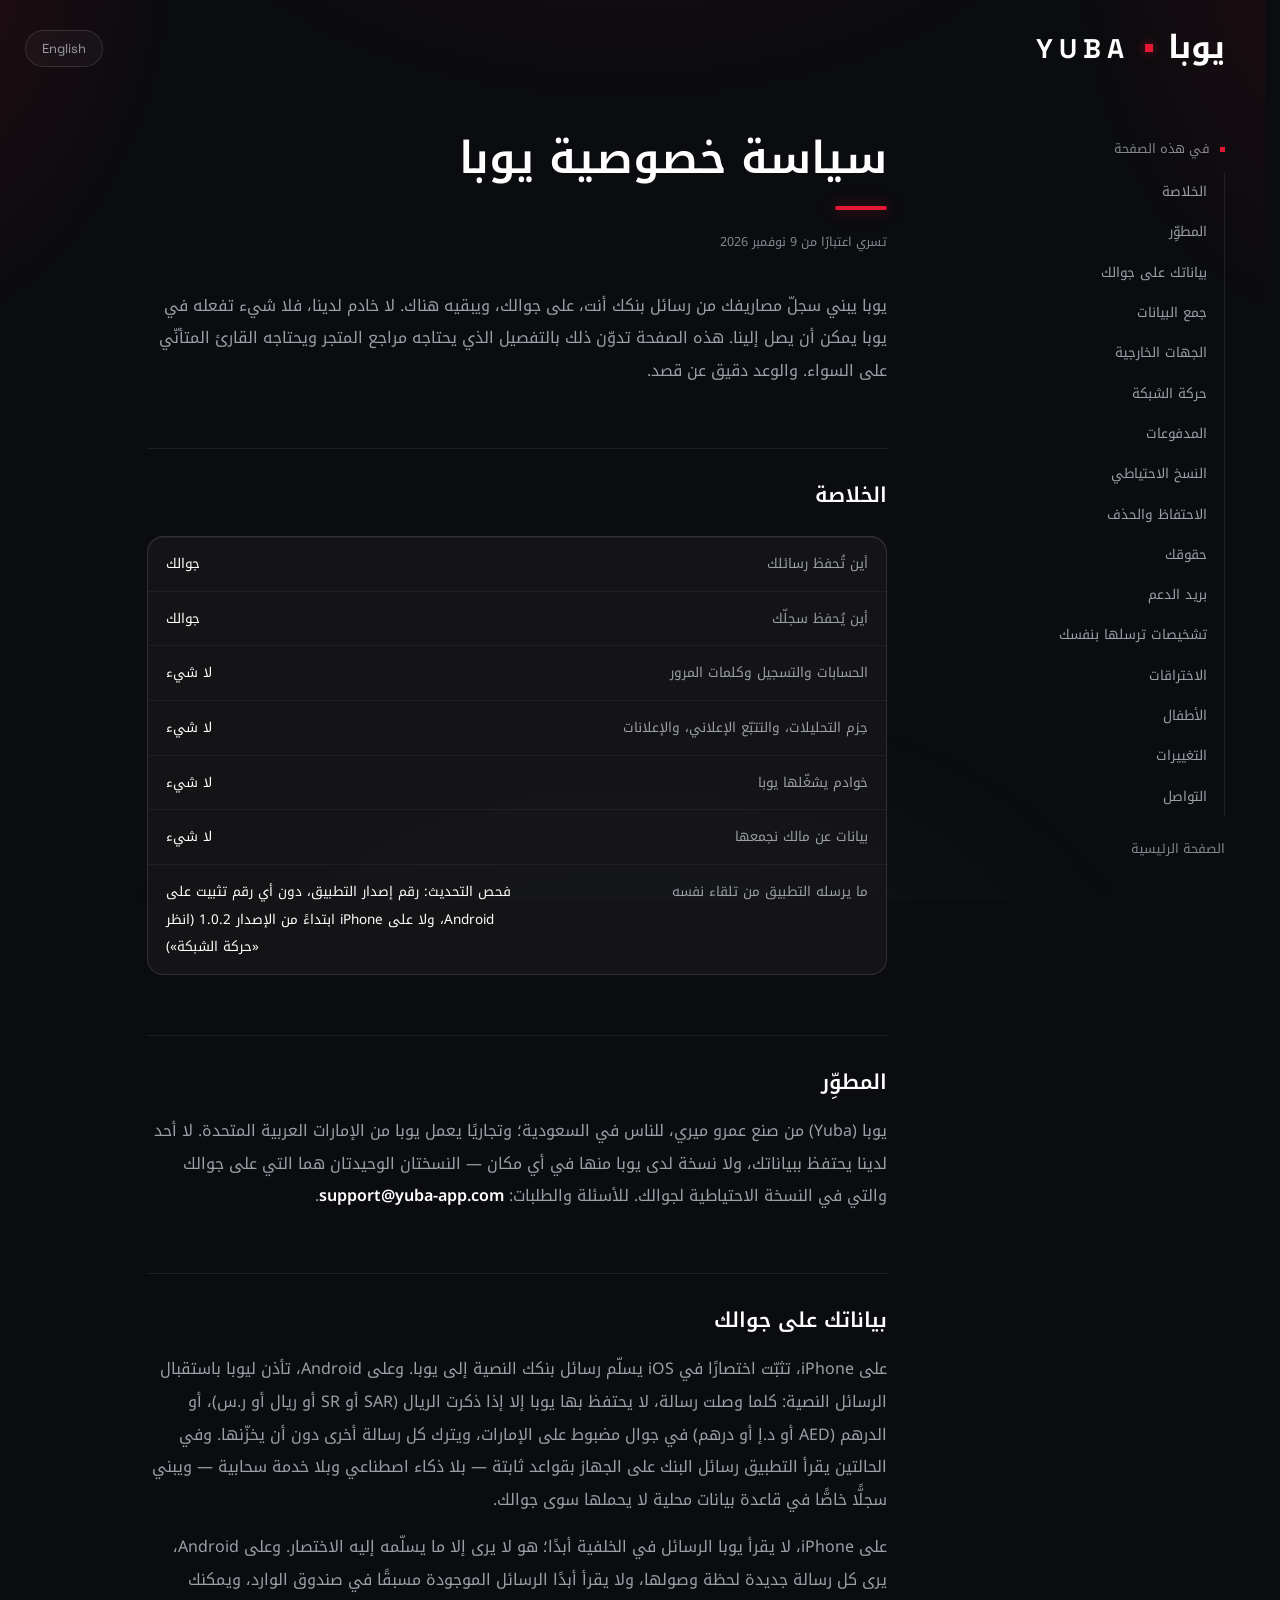
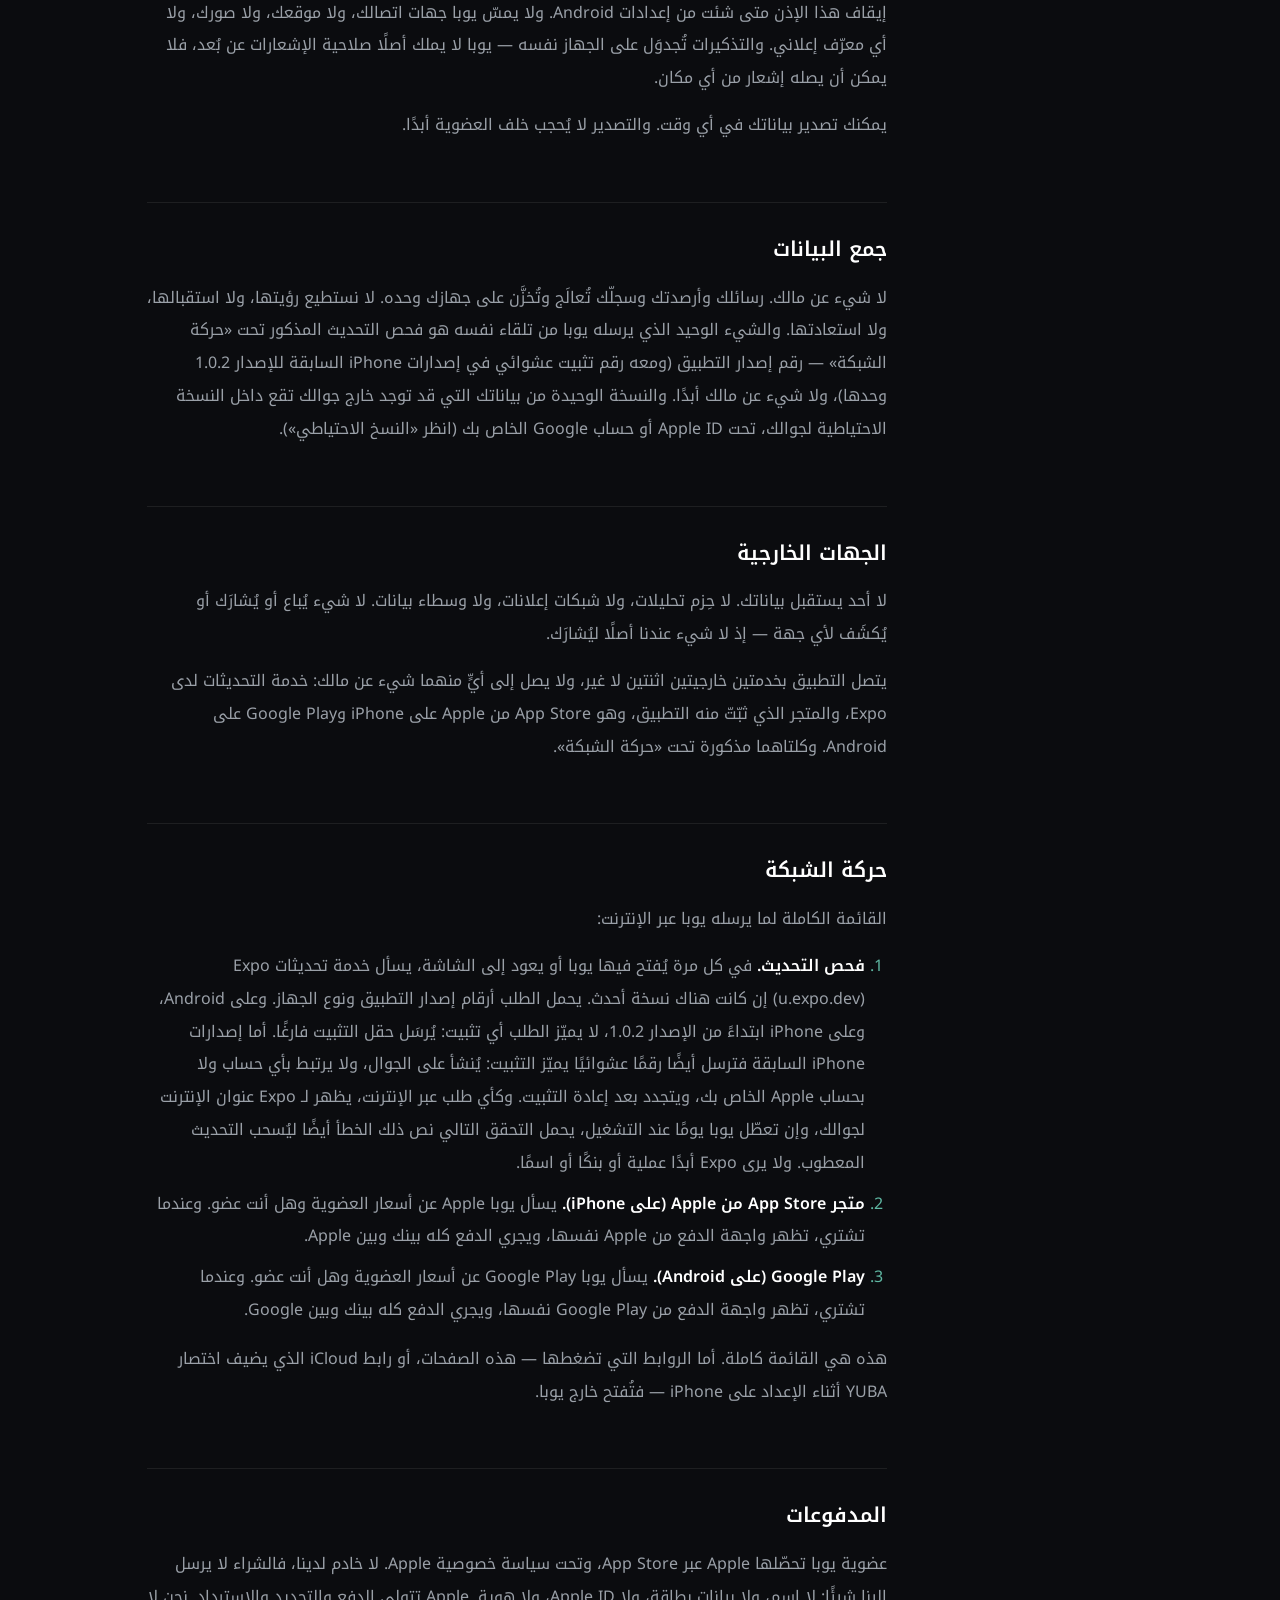
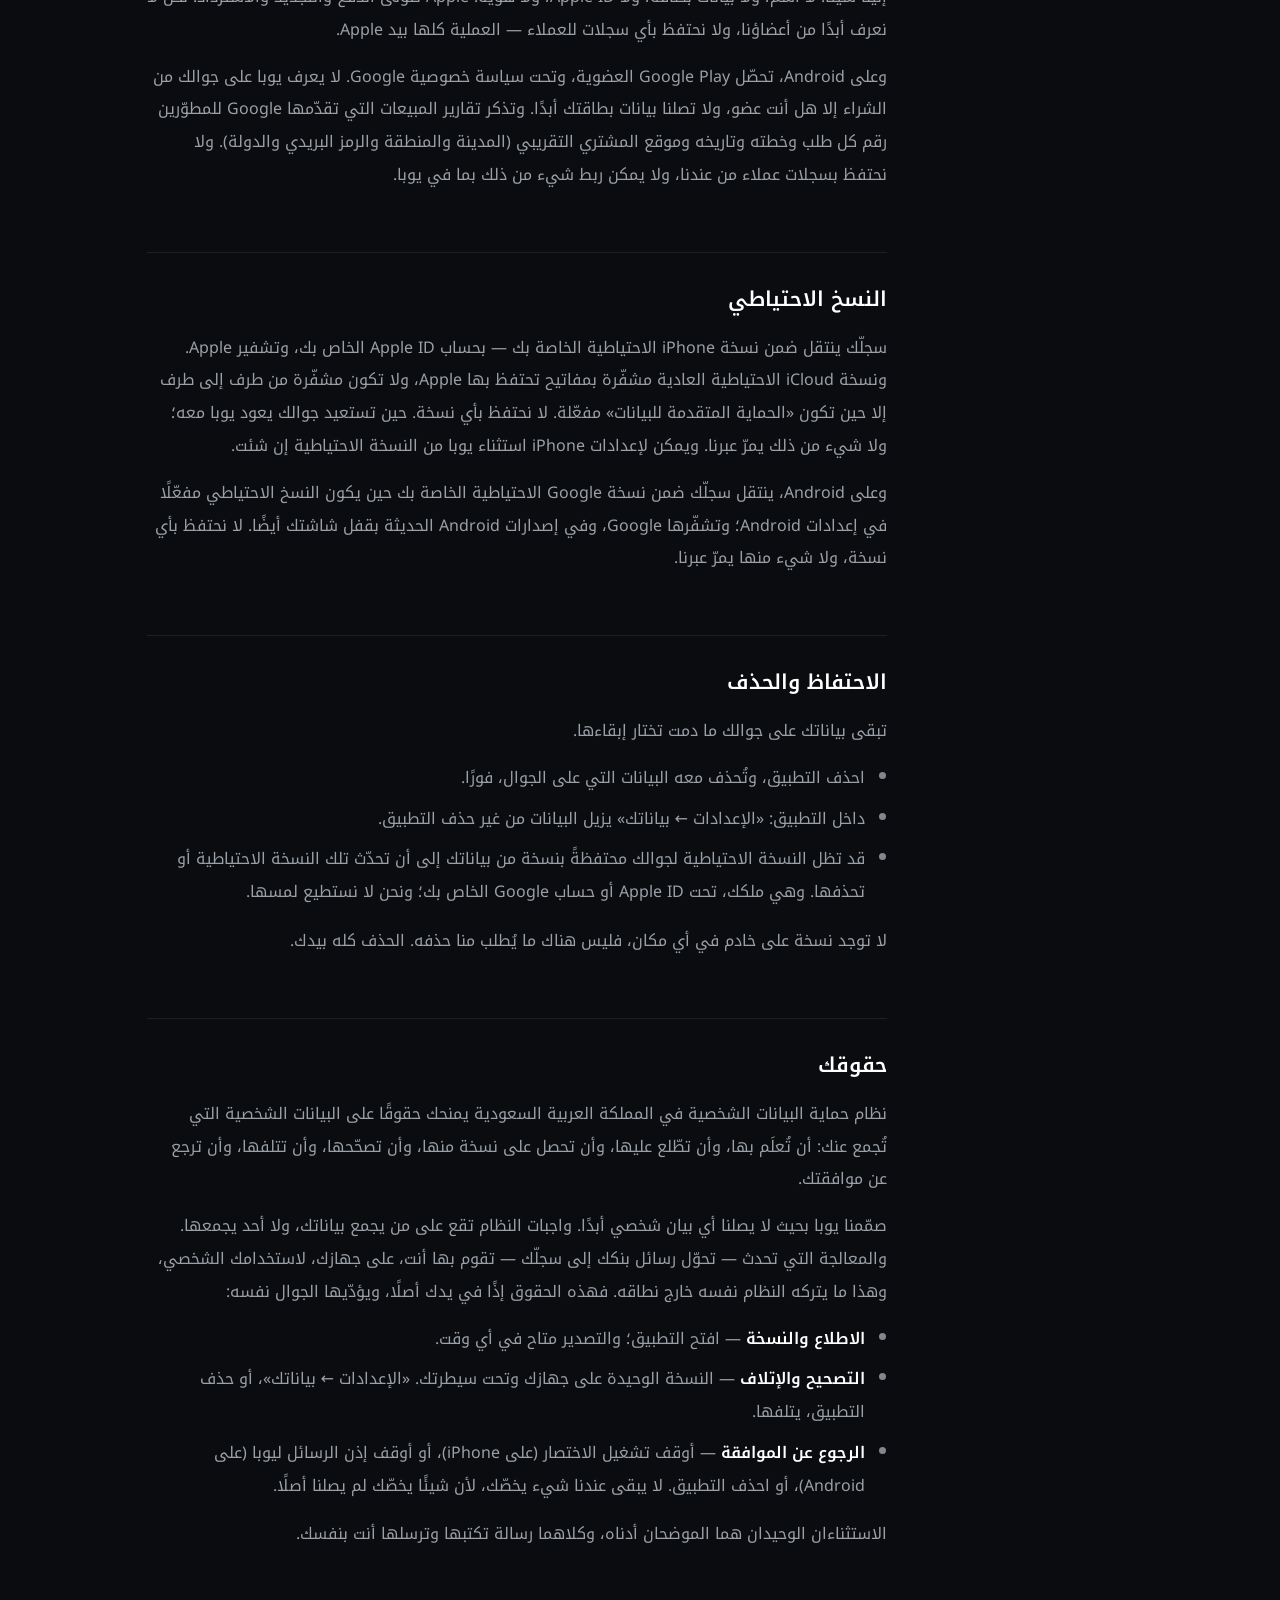
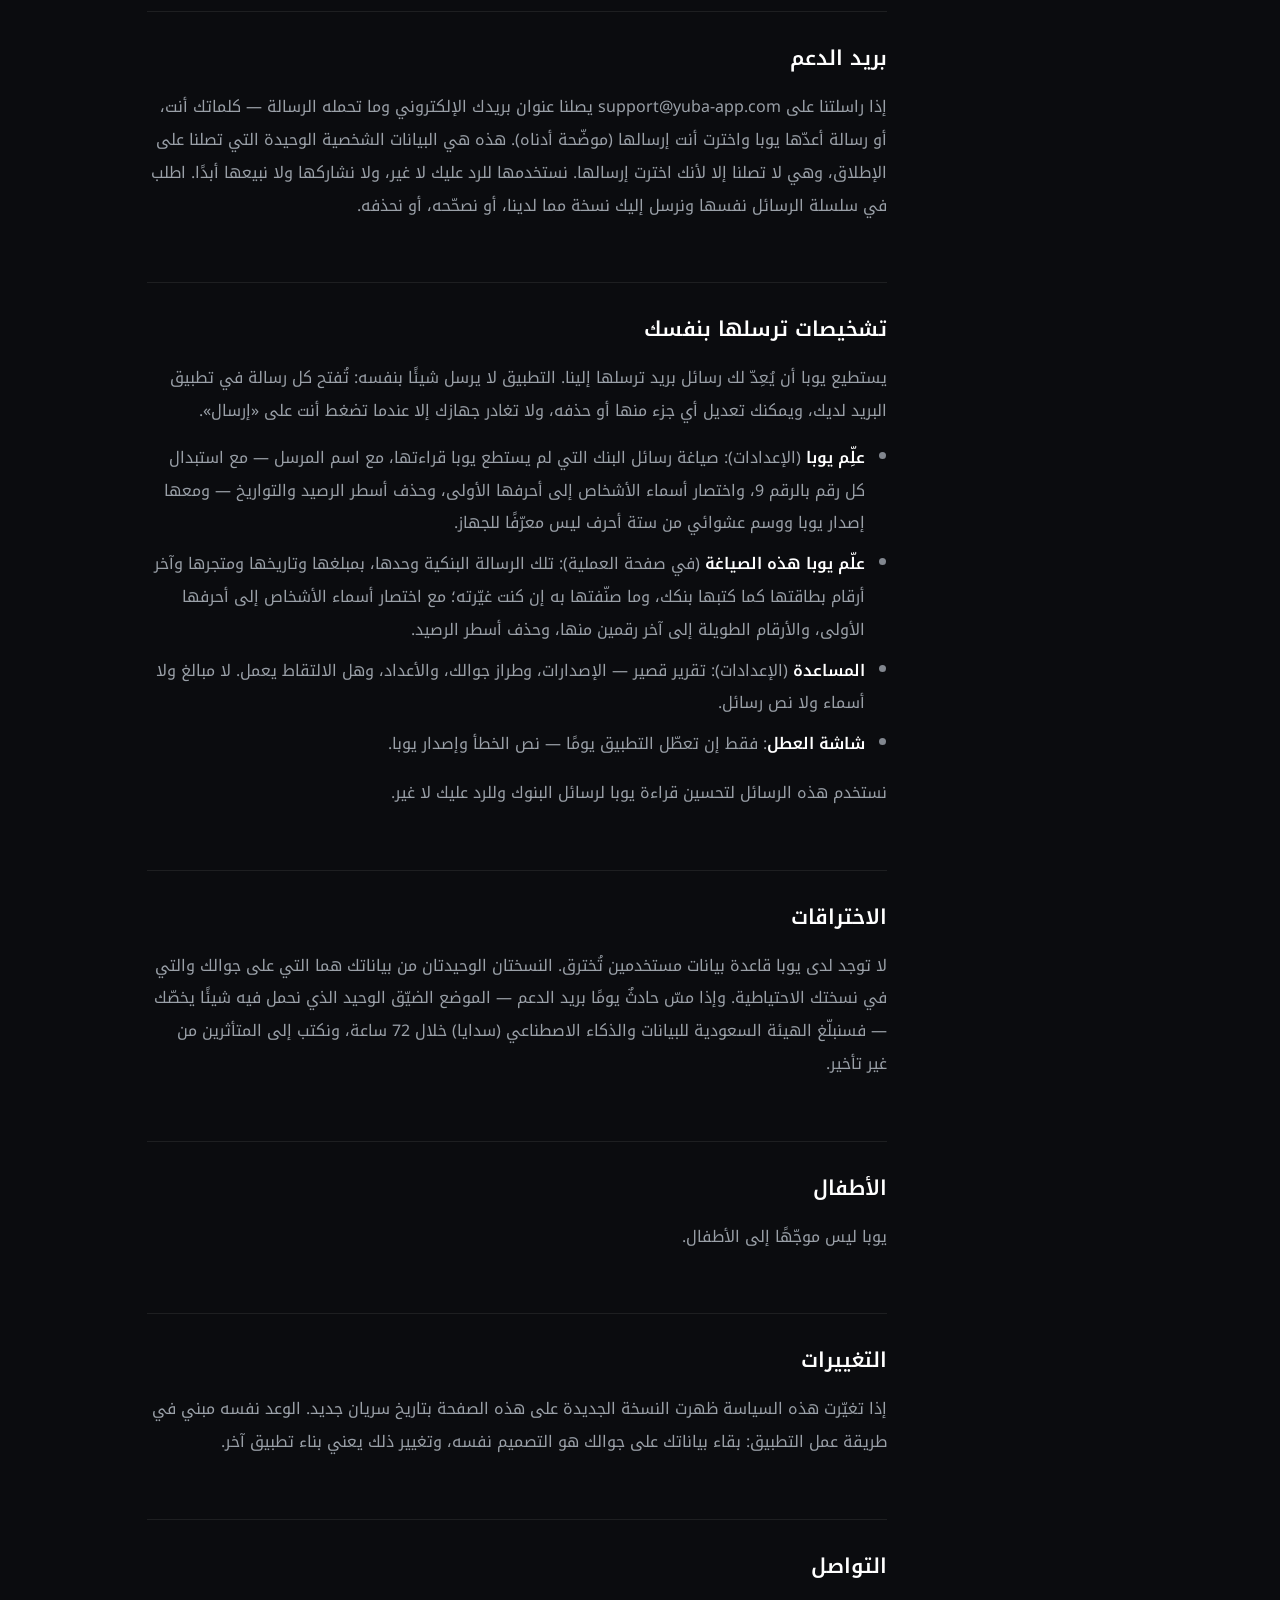
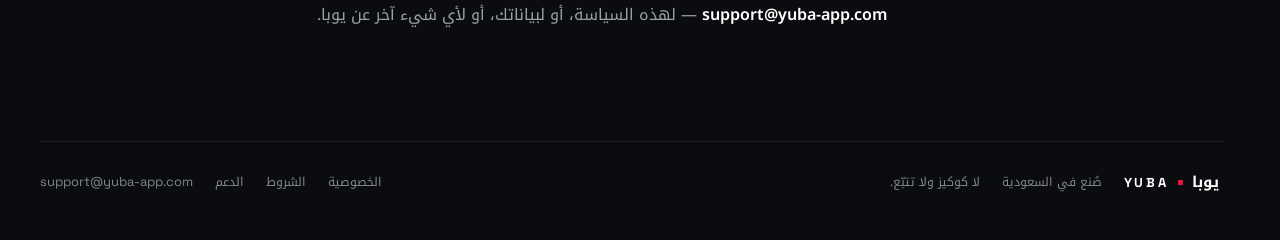
<file: ar/privacy/index.html>
<!doctype html>
<html lang="ar" data-lang="ar" data-en-path="/privacy/" data-ar-path="/ar/privacy/" data-title-ar="سياسة خصوصية يوبا" data-title-en="Yuba Privacy Policy">
<head>
<meta charset="utf-8">
<meta name="viewport" content="width=device-width,initial-scale=1">
<meta name="color-scheme" content="dark">
<title>سياسة خصوصية يوبا</title>
<script>
/* Language before the first paint (an Arabic visitor never sees English first), the Latin half of
   the Arabic face fetched early, html.js for the enhanced layout, html.scrolled for the header. The rest is /site.js.
   Every page has two addresses, data-en-path ("/privacy/") and data-ar-path ("/ar/privacy/"); both files hold both
   languages, so the address simply follows the language shown — no reload. An /ar/ address always opens in Arabic. */
(function (d) {
  var en = d.getAttribute('data-en-path'), ar = d.getAttribute('data-ar-path');
  var onAr = /^\/ar(\/|$)/.test(location.pathname);
  var s = null, q = null;
  try { s = localStorage.getItem('yuba-lang'); } catch (e) {}
  try { q = new URLSearchParams(location.search).get('lang'); } catch (e) {}
  if (q !== 'ar' && q !== 'en') q = null;
  if (q) s = q;
  else if (onAr) s = 'ar';
  else if (s !== 'ar' && s !== 'en') {
    // no choice saved yet: a phone set to Arabic opens the Arabic page
    try { if (/^ar(-|$)/i.test((navigator.languages && navigator.languages[0]) || navigator.language || '')) s = 'ar'; } catch (e) {}
  }
  if (q || onAr) { try { localStorage.setItem('yuba-lang', s); } catch (e) {} }
  var want = s === 'ar' ? ar : en;
  if (want && want !== location.pathname) { try { history.replaceState(null, '', want + location.hash); } catch (e) {} }
  else if (q) { try { history.replaceState(null, '', location.pathname + location.hash); } catch (e) {} }
  d.className = 'js';
  if (s === 'ar') {
    d.setAttribute('data-lang', 'ar'); d.lang = 'ar';
    var l = document.createElement('link');
    l.rel = 'preload'; l.as = 'font'; l.type = 'font/woff2'; l.crossOrigin = 'anonymous';
    l.href = '/fonts/noto-kufi-arabic-latin.woff2';
    document.head.appendChild(l);
  } else { d.removeAttribute('data-lang'); d.lang = 'en'; }
  var on = false, f = function () { var y = (window.scrollY || 0) > 8; if (y !== on) { on = y; d.classList.toggle('scrolled', y); } };
  f(); addEventListener('scroll', f, { passive: true });
})(document.documentElement);
</script>
<meta name="description" content="كيف يتعامل يوبا مع بياناتك، بالتفصيل. بياناتك المالية تبقى على جوالك، ولا يصلنا شيء عن مالك إلا ما ترسله أنت.">
<link rel="canonical" href="https://yuba-app.com/ar/privacy/">
<link rel="alternate" hreflang="en" href="https://yuba-app.com/privacy/">
<link rel="alternate" hreflang="ar" href="https://yuba-app.com/ar/privacy/">
<link rel="alternate" hreflang="x-default" href="https://yuba-app.com/privacy/">
<meta property="og:type" content="website">
<meta property="og:locale" content="ar_SA">
<meta property="og:locale:alternate" content="en_US">
<meta property="og:site_name" content="Yuba · يوبا">
<meta property="og:url" content="https://yuba-app.com/ar/privacy/">
<meta property="og:title" content="سياسة خصوصية يوبا">
<meta property="og:description" content="كيف يتعامل يوبا مع بياناتك، بالتفصيل. بياناتك المالية تبقى على جوالك، ولا يصلنا شيء عن مالك إلا ما ترسله أنت.">
<meta property="og:image" content="https://yuba-app.com/og/yuba-og.jpg">
<meta property="og:image:width" content="1200">
<meta property="og:image:height" content="630">
<meta property="og:image:alt" content="Yuba — your bank texts you all month, Yuba adds it up. أين تذهب فلوسك؟ الجواب في رسائل بنكك.">
<meta name="twitter:card" content="summary_large_image">
<link rel="icon" type="image/png" sizes="32x32" href="/icons/favicon-32.png">
<link rel="icon" type="image/png" sizes="192x192" href="/icons/icon-192.png">
<link rel="apple-touch-icon" href="/icons/apple-touch-icon.png">
<meta name="theme-color" content="#0b0c0f">
<link rel="preload" href="/fonts/space-grotesk-latin.woff2" as="font" type="font/woff2" crossorigin>
<link rel="stylesheet" href="/site.css">
<script src="/site.js" async></script>
<noscript><style>body [lang="ar"]{display:revert !important}.langbtn{display:none}</style></noscript>
</head>
<body class="p-doc">
<a class="skip" href="#main"><span lang="en">Skip to content</span><span lang="ar">انتقل إلى المحتوى</span></a>
<header class="site">
  <div class="head-in">
    <a class="lockup" href="/ar/" aria-label="Yuba · يوبا, home" data-aria-en="Yuba · يوبا, home" data-aria-ar="يوبا · Yuba، الصفحة الرئيسية">
      <span class="latin">YUBA</span><span class="dot"></span><span class="arabic">يوبا</span>
    </a>
    <button class="langbtn" type="button">
      <span lang="ar">العربية</span><span lang="en">English</span>
    </button>
    <button class="menubtn" type="button" aria-expanded="false" aria-controls="toc-en" data-controls-en="toc-en" data-controls-ar="toc-ar" aria-label="On this page" data-aria-en="On this page" data-aria-ar="في هذه الصفحة"><i></i><i></i></button>
  </div>
</header>
<div class="page wide doc">

  <main id="main">
    <article lang="en">
    <div class="doc-grid">
      <nav class="toc" id="toc-en" aria-label="On this page">
        <p class="toc-title">On this page</p>
        <ol>
        <li><a href="#the-short-version">The short version</a></li>
        <li><a href="#the-developer">The developer</a></li>
        <li><a href="#your-data-on-your-phone">Your data on your phone</a></li>
        <li><a href="#data-collection">Data collection</a></li>
        <li><a href="#third-parties">Third parties</a></li>
        <li><a href="#network-traffic">Network traffic</a></li>
        <li><a href="#payments">Payments</a></li>
        <li><a href="#backups">Backups</a></li>
        <li><a href="#retention-and-deletion">Retention and deletion</a></li>
        <li><a href="#your-rights">Your rights</a></li>
        <li><a href="#the-support-inbox">The support inbox</a></li>
        <li><a href="#diagnostics-you-choose-to-send">Diagnostics you choose to send</a></li>
        <li><a href="#breaches">Breaches</a></li>
        <li><a href="#children">Children</a></li>
        <li><a href="#changes">Changes</a></li>
        <li><a href="#contact">Contact</a></li>
        </ol>
        <a class="toc-home" href="/ar/">Yuba home</a>
      </nav>
      <div class="doc-body">
    <h1>Yuba Privacy Policy</h1>
    <p class="date">Effective 9 November 2026</p>
    <p>Yuba builds your spending ledger from your own bank messages, on your phone, and keeps it there. We have no server, so nothing you do in Yuba can reach us. This page writes that down in the detail a reviewer and a careful reader both need. The promise is precise on purpose.</p>
    <h2 id="the-short-version">The short version</h2>
    <table class="facts">
      <tr><td>Where your messages live</td><td>Your phone</td></tr>
      <tr><td>Where your ledger lives</td><td>Your phone</td></tr>
      <tr><td>Accounts, sign-up, passwords</td><td>None</td></tr>
      <tr><td>Analytics SDKs, ad tracking, ads</td><td>None</td></tr>
      <tr><td>Servers run by Yuba</td><td>None</td></tr>
      <tr><td>Data about your money we collect</td><td>None</td></tr>
      <tr><td>Sent by the app on its own</td><td>The update check: the app's version, with no install number on Android or on iPhone from version 1.0.2 (see Network traffic)</td></tr>
    </table>
    <h2 id="the-developer">The developer</h2>
    <p>Yuba (يوبا) is made by Amr Miri, for people in Saudi Arabia; commercially, Yuba operates from the United Arab Emirates. Nobody on our side holds your data, and no Yuba copy of it exists anywhere — the only copies are the one on your phone and the one in your own phone backup. Questions and requests: <strong>support@yuba-app.com</strong>.</p>
    <h2 id="your-data-on-your-phone">Your data on your phone</h2>
    <p>On iPhone, you install an iOS Shortcut that hands your bank SMS messages to Yuba. On Android, you allow Yuba to receive text messages: as each text arrives, Yuba keeps it only if it mentions riyals (SAR, SR, ريال or ر.س), or dirhams (AED, د.إ or درهم) on a phone set to the UAE, and lets every other message go without storing it. Either way, the app reads the bank messages on the device with fixed, deterministic rules — no AI, no cloud service — and builds a private ledger in a local database that only your phone holds.</p>
    <p>On iPhone, Yuba never reads messages in the background; it sees only what the Shortcut hands it. On Android, it sees each new text as it arrives and never reads the messages already in your inbox; you can switch the permission off at any time in Android's settings. Yuba does not touch your contacts, your location, your photos, or any advertising identifier. Reminders are scheduled on the device itself — Yuba does not have the remote push entitlement, so it cannot receive a push from anywhere.</p>
    <p>You can export your data at any time. Export is never behind the membership.</p>
    <h2 id="data-collection">Data collection</h2>
    <p>None about your money. Your messages, balances, and history are processed and stored only on your device. We cannot see them, receive them, or recover them. The one thing Yuba sends by itself is the update check under Network traffic — the app's version (with a random install number only on iPhone versions before 1.0.2), never anything about your money. The one copy of your data that can exist off your phone sits inside your own phone backup, under your Apple ID or Google account (see Backups).</p>
    <h2 id="third-parties">Third parties</h2>
    <p>No one receives your data. No analytics SDKs, no ad networks, no data brokers. Nothing is sold, shared, or disclosed to anyone — there is nothing on our side to share.</p>
    <p>The app talks to exactly two outside services, and neither gets anything about your money: Expo's update service and the store you installed from, which is Apple's App Store on iPhone and Google Play on Android. Both are listed under Network traffic.</p>
    <h2 id="network-traffic">Network traffic</h2>
    <p>The complete list of what Yuba sends over the internet:</p>
    <ol>
      <li><strong>The update check.</strong> Each time Yuba opens or comes back to the screen, it asks Expo's update service (u.expo.dev) whether a newer version exists. The request carries the app's version numbers and the phone's platform. On Android, and on iPhone from version 1.0.2, it names no install: the install field is sent blank. Earlier iPhone versions also send a random number that marks the install — made on the phone, tied to no account or Apple ID, new again after a reinstall. Like any internet request it shows Expo your phone's internet address, and if Yuba ever crashed at start-up, the next check also carries that error text so a broken update can be rolled back. Expo never sees a transaction, a bank or a name.</li>
      <li><strong>Apple's App Store (iPhone).</strong> Yuba asks Apple for the membership's prices and whether you are a member. When you buy, Apple's own payment sheet appears, and the payment runs entirely between you and Apple.</li>
      <li><strong>Google Play (Android).</strong> Yuba asks Google Play for the membership's prices and whether you are a member. When you buy, Google Play's own payment sheet appears, and the payment runs entirely between you and Google.</li>
    </ol>
    <p>That is the whole list. Links you tap — these pages, or, on iPhone, the iCloud link that adds the YUBA shortcut during setup — open outside Yuba.</p>
    <h2 id="payments">Payments</h2>
    <p>Yuba's membership is billed by Apple through the App Store, under Apple's privacy policy. We have no server, so a purchase sends us nothing: no name, no card details, no Apple ID, no identity. Apple handles payment, renewal, and refunds. We never learn who our members are, and we keep no customer records — Apple holds the transaction.</p>
    <p>On Android, the membership is billed by Google Play, under Google's privacy policy. A purchase tells Yuba on your phone only whether you are a member, and we never receive your card details. Google's sales reports to developers list each order's number, plan, date and the buyer's approximate location (city, region, postcode and country). We keep no customer records of our own, and none of that can be linked to what is in Yuba.</p>
    <h2 id="backups">Backups</h2>
    <p>Your ledger rides your own iPhone backup — your Apple ID, Apple's encryption. A standard iCloud backup is encrypted with keys Apple holds; it is end-to-end encrypted only when Advanced Data Protection is on. We hold no copy. Restore your phone and Yuba comes back with it; nothing in that passes through us. iPhone Settings can leave Yuba out of the backup if you prefer.</p>
    <p>On Android, your ledger rides your own Google backup when backup is switched on in Android's settings; Google encrypts it, and on recent Android versions with your screen lock as well. We hold no copy, and nothing in it passes through us.</p>
    <h2 id="retention-and-deletion">Retention and deletion</h2>
    <p>Your data stays on your phone for as long as you choose to keep it.</p>
    <ul>
      <li>Delete the app, and the data on the phone is deleted with it, immediately.</li>
      <li>In the app, Settings → Your data removes data without deleting the app.</li>
      <li>Your own phone backup (iCloud or Google) may still hold a copy until you update or delete that backup. It is yours, under your Apple ID or Google account; we cannot touch it.</li>
    </ul>
    <p>There is no server-side copy anywhere, so there is nothing to ask us to delete. Deletion is entirely in your hands.</p>
    <h2 id="your-rights">Your rights</h2>
    <p>Saudi Arabia's Personal Data Protection Law gives you rights over personal data collected about you: to be informed, to access it, to obtain a copy, to correct it, to destroy it, and to withdraw consent.</p>
    <p>We designed Yuba so that no personal data ever reaches us. The law's duties fall on whoever collects your data, and nobody collects it. The processing that happens — your bank messages becoming your ledger — is done by you, on your own device, for your own personal use, which the law itself leaves alone. So these rights are already in your hands, served by the phone itself:</p>
    <ul>
      <li><strong>Access and copy</strong> — open the app; export is available any time.</li>
      <li><strong>Correction and destruction</strong> — the only copy is on your device, under your control. Settings → Your data, or deleting the app, destroys it.</li>
      <li><strong>Withdrawing consent</strong> — stop running the Shortcut (iPhone), switch off Yuba's SMS permission (Android), or delete the app. Nothing of yours lingers with us, because nothing of yours ever reached us.</li>
    </ul>
    <p>The only exceptions are the two below, and both are messages you write and send us yourself.</p>
    <h2 id="the-support-inbox">The support inbox</h2>
    <p>If you email support@yuba-app.com, we receive your email address and whatever the email carries — your own words, or a letter Yuba drafted that you chose to send (listed below). That is the only personal data that ever reaches us, and only because you chose to send it. We use it solely to answer you. We never share or sell it. Ask in the same thread and we will send you a copy of what we hold, correct it, or delete it.</p>
    <h2 id="diagnostics-you-choose-to-send">Diagnostics you choose to send</h2>
    <p>Yuba can draft emails for you to send us. The app sends nothing itself: each opens in your own mail app, you can edit or delete any part of it, and it leaves only when you tap Send.</p>
    <ul>
      <li><strong>Teach Yuba</strong> (Settings): the wording of bank messages Yuba could not read, with the sender's name — every number replaced by a nine, people's names cut to initials, balance lines and dates removed — plus Yuba's version and a random six-character tag that is not a device id.</li>
      <li><strong>Teach Yuba this wording</strong> (on a transaction): that one bank message, with its amount, date, shop and card ending as your bank wrote them, and what you filed it as if you changed it; people's names cut to initials, long numbers to their last two digits, balance lines removed.</li>
      <li><strong>Help</strong> (Settings): a short report — versions, your phone's model, counts and whether capture is working. No amounts, no names, no message text.</li>
      <li><strong>The crash screen</strong>: only if the app ever breaks — the error text and Yuba's version.</li>
    </ul>
    <p>We use these messages solely to improve how Yuba reads bank texts and to answer you.</p>
    <h2 id="breaches">Breaches</h2>
    <p>There is no Yuba database of users to breach. The only copies of your data are the one on your phone and the one in your own backup. If an incident ever touched the support inbox — the one narrow place we hold anything of yours — we would notify the Saudi Data &amp; AI Authority within 72 hours and write to the people affected without delay.</p>
    <h2 id="children">Children</h2>
    <p>Yuba is not directed at children.</p>
    <h2 id="changes">Changes</h2>
    <p>If this policy changes, the new version appears on this page with a new effective date. The promise itself is built into how the app works: keeping your data on your phone is the design, and changing that would mean building a different app.</p>
    <h2 id="contact">Contact</h2>
    <p><strong>support@yuba-app.com</strong> — for this policy, your data, or anything else about Yuba.</p>
      </div>
    </div>
    </article>
    <article lang="ar" dir="rtl">
    <div class="doc-grid">
      <nav class="toc" id="toc-ar" aria-label="في هذه الصفحة">
        <p class="toc-title">في هذه الصفحة</p>
        <ol>
        <li><a href="#the-short-version-ar">الخلاصة</a></li>
        <li><a href="#the-developer-ar">المطوِّر</a></li>
        <li><a href="#your-data-on-your-phone-ar">بياناتك على جوالك</a></li>
        <li><a href="#data-collection-ar">جمع البيانات</a></li>
        <li><a href="#third-parties-ar">الجهات الخارجية</a></li>
        <li><a href="#network-traffic-ar">حركة الشبكة</a></li>
        <li><a href="#payments-ar">المدفوعات</a></li>
        <li><a href="#backups-ar">النسخ الاحتياطي</a></li>
        <li><a href="#retention-and-deletion-ar">الاحتفاظ والحذف</a></li>
        <li><a href="#your-rights-ar">حقوقك</a></li>
        <li><a href="#the-support-inbox-ar">بريد الدعم</a></li>
        <li><a href="#diagnostics-you-choose-to-send-ar">تشخيصات ترسلها بنفسك</a></li>
        <li><a href="#breaches-ar">الاختراقات</a></li>
        <li><a href="#children-ar">الأطفال</a></li>
        <li><a href="#changes-ar">التغييرات</a></li>
        <li><a href="#contact-ar">التواصل</a></li>
        </ol>
        <a class="toc-home" href="/ar/">الصفحة الرئيسية</a>
      </nav>
      <div class="doc-body">
    <h1>سياسة خصوصية يوبا</h1>
    <p class="date">تسري اعتبارًا من 9 نوفمبر 2026</p>
    <p>يوبا يبني سجلّ مصاريفك من رسائل بنكك أنت، على جوالك، ويبقيه هناك. لا خادم لدينا، فلا شيء تفعله في يوبا يمكن أن يصل إلينا. هذه الصفحة تدوّن ذلك بالتفصيل الذي يحتاجه مراجع المتجر ويحتاجه القارئ المتأنّي على السواء. والوعد دقيق عن قصد.</p>
    <h2 id="the-short-version-ar">الخلاصة</h2>
    <table class="facts">
      <tr><td>أين تُحفظ رسائلك</td><td>جوالك</td></tr>
      <tr><td>أين يُحفظ سجلّك</td><td>جوالك</td></tr>
      <tr><td>الحسابات والتسجيل وكلمات المرور</td><td>لا شيء</td></tr>
      <tr><td>حِزم التحليلات، والتتبّع الإعلاني، والإعلانات</td><td>لا شيء</td></tr>
      <tr><td>خوادم يشغّلها يوبا</td><td>لا شيء</td></tr>
      <tr><td>بيانات عن مالك نجمعها</td><td>لا شيء</td></tr>
      <tr><td>ما يرسله التطبيق من تلقاء نفسه</td><td>فحص التحديث: رقم إصدار التطبيق، دون أي رقم تثبيت على Android، ولا على iPhone ابتداءً من الإصدار 1.0.2 (انظر «حركة الشبكة»)</td></tr>
    </table>
    <h2 id="the-developer-ar">المطوِّر</h2>
    <p>يوبا (Yuba) من صنع عمرو ميري، للناس في السعودية؛ وتجاريًا يعمل يوبا من الإمارات العربية المتحدة. لا أحد لدينا يحتفظ ببياناتك، ولا نسخة لدى يوبا منها في أي مكان — النسختان الوحيدتان هما التي على جوالك والتي في النسخة الاحتياطية لجوالك. للأسئلة والطلبات: <strong>support@yuba-app.com</strong>.</p>
    <h2 id="your-data-on-your-phone-ar">بياناتك على جوالك</h2>
    <p>على iPhone، تثبّت اختصارًا في iOS يسلّم رسائل بنكك النصية إلى يوبا. وعلى Android، تأذن ليوبا باستقبال الرسائل النصية: كلما وصلت رسالة، لا يحتفظ بها يوبا إلا إذا ذكرت الريال (SAR أو SR أو ريال أو ر.س)، أو الدرهم (AED أو د.إ أو درهم) في جوال مضبوط على الإمارات، ويترك كل رسالة أخرى دون أن يخزّنها. وفي الحالتين يقرأ التطبيق رسائل البنك على الجهاز بقواعد ثابتة — بلا ذكاء اصطناعي وبلا خدمة سحابية — ويبني سجلًّا خاصًّا في قاعدة بيانات محلية لا يحملها سوى جوالك.</p>
    <p>على iPhone، لا يقرأ يوبا الرسائل في الخلفية أبدًا؛ هو لا يرى إلا ما يسلّمه إليه الاختصار. وعلى Android، يرى كل رسالة جديدة لحظة وصولها، ولا يقرأ أبدًا الرسائل الموجودة مسبقًا في صندوق الوارد، ويمكنك إيقاف هذا الإذن متى شئت من إعدادات Android. ولا يمسّ يوبا جهات اتصالك، ولا موقعك، ولا صورك، ولا أي معرّف إعلاني. والتذكيرات تُجدوَل على الجهاز نفسه — يوبا لا يملك أصلًا صلاحية الإشعارات عن بُعد، فلا يمكن أن يصله إشعار من أي مكان.</p>
    <p>يمكنك تصدير بياناتك في أي وقت. والتصدير لا يُحجب خلف العضوية أبدًا.</p>
    <h2 id="data-collection-ar">جمع البيانات</h2>
    <p>لا شيء عن مالك. رسائلك وأرصدتك وسجلّك تُعالَج وتُخزَّن على جهازك وحده. لا نستطيع رؤيتها، ولا استقبالها، ولا استعادتها. والشيء الوحيد الذي يرسله يوبا من تلقاء نفسه هو فحص التحديث المذكور تحت «حركة الشبكة» — رقم إصدار التطبيق (ومعه رقم تثبيت عشوائي في إصدارات iPhone السابقة للإصدار 1.0.2 وحدها)، ولا شيء عن مالك أبدًا. والنسخة الوحيدة من بياناتك التي قد توجد خارج جوالك تقع داخل النسخة الاحتياطية لجوالك، تحت Apple ID أو حساب Google الخاص بك (انظر «النسخ الاحتياطي»).</p>
    <h2 id="third-parties-ar">الجهات الخارجية</h2>
    <p>لا أحد يستقبل بياناتك. لا حِزم تحليلات، ولا شبكات إعلانات، ولا وسطاء بيانات. لا شيء يُباع أو يُشارَك أو يُكشَف لأي جهة — إذ لا شيء عندنا أصلًا ليُشارَك.</p>
    <p>يتصل التطبيق بخدمتين خارجيتين اثنتين لا غير، ولا يصل إلى أيٍّ منهما شيء عن مالك: خدمة التحديثات لدى Expo، والمتجر الذي ثبّتّ منه التطبيق، وهو App Store من Apple على iPhone وGoogle Play على Android. وكلتاهما مذكورة تحت «حركة الشبكة».</p>
    <h2 id="network-traffic-ar">حركة الشبكة</h2>
    <p>القائمة الكاملة لما يرسله يوبا عبر الإنترنت:</p>
    <ol>
      <li><strong>فحص التحديث.</strong> في كل مرة يُفتح فيها يوبا أو يعود إلى الشاشة، يسأل خدمة تحديثات Expo (u.expo.dev) إن كانت هناك نسخة أحدث. يحمل الطلب أرقام إصدار التطبيق ونوع الجهاز. وعلى Android، وعلى iPhone ابتداءً من الإصدار 1.0.2، لا يميّز الطلب أي تثبيت: يُرسَل حقل التثبيت فارغًا. أما إصدارات iPhone السابقة فترسل أيضًا رقمًا عشوائيًا يميّز التثبيت: يُنشأ على الجوال، ولا يرتبط بأي حساب ولا بحساب Apple الخاص بك، ويتجدد بعد إعادة التثبيت. وكأي طلب عبر الإنترنت، يظهر لـ Expo عنوان الإنترنت لجوالك، وإن تعطّل يوبا يومًا عند التشغيل، يحمل التحقق التالي نص ذلك الخطأ أيضًا ليُسحب التحديث المعطوب. ولا يرى Expo أبدًا عملية أو بنكًا أو اسمًا.</li>
      <li><strong>متجر App Store من Apple (على iPhone).</strong> يسأل يوبا Apple عن أسعار العضوية وهل أنت عضو. وعندما تشتري، تظهر واجهة الدفع من Apple نفسها، ويجري الدفع كله بينك وبين Apple.</li>
      <li><strong>Google Play (على Android).</strong> يسأل يوبا Google Play عن أسعار العضوية وهل أنت عضو. وعندما تشتري، تظهر واجهة الدفع من Google Play نفسها، ويجري الدفع كله بينك وبين Google.</li>
    </ol>
    <p>هذه هي القائمة كاملة. أما الروابط التي تضغطها — هذه الصفحات، أو رابط iCloud الذي يضيف اختصار YUBA أثناء الإعداد على iPhone — فتُفتح خارج يوبا.</p>
    <h2 id="payments-ar">المدفوعات</h2>
    <p>عضوية يوبا تحصّلها Apple عبر App Store، وتحت سياسة خصوصية Apple. لا خادم لدينا، فالشراء لا يرسل إلينا شيئًا: لا اسم، ولا بيانات بطاقة، ولا Apple ID، ولا هوية. Apple تتولى الدفع والتجديد والاسترداد. نحن لا نعرف أبدًا من أعضاؤنا، ولا نحتفظ بأي سجلات للعملاء — العملية كلها بيد Apple.</p>
    <p>وعلى Android، تحصّل Google Play العضوية، وتحت سياسة خصوصية Google. لا يعرف يوبا على جوالك من الشراء إلا هل أنت عضو، ولا تصلنا بيانات بطاقتك أبدًا. وتذكر تقارير المبيعات التي تقدّمها Google للمطوّرين رقم كل طلب وخطته وتاريخه وموقع المشتري التقريبي (المدينة والمنطقة والرمز البريدي والدولة). ولا نحتفظ بسجلات عملاء من عندنا، ولا يمكن ربط شيء من ذلك بما في يوبا.</p>
    <h2 id="backups-ar">النسخ الاحتياطي</h2>
    <p>سجلّك ينتقل ضمن نسخة iPhone الاحتياطية الخاصة بك — بحساب Apple ID الخاص بك، وتشفير Apple. ونسخة iCloud الاحتياطية العادية مشفّرة بمفاتيح تحتفظ بها Apple، ولا تكون مشفّرة من طرف إلى طرف إلا حين تكون «الحماية المتقدمة للبيانات» مفعّلة. لا نحتفظ بأي نسخة. حين تستعيد جوالك يعود يوبا معه؛ ولا شيء من ذلك يمرّ عبرنا. ويمكن لإعدادات iPhone استثناء يوبا من النسخة الاحتياطية إن شئت.</p>
    <p>وعلى Android، ينتقل سجلّك ضمن نسخة Google الاحتياطية الخاصة بك حين يكون النسخ الاحتياطي مفعّلًا في إعدادات Android؛ وتشفّرها Google، وفي إصدارات Android الحديثة بقفل شاشتك أيضًا. لا نحتفظ بأي نسخة، ولا شيء منها يمرّ عبرنا.</p>
    <h2 id="retention-and-deletion-ar">الاحتفاظ والحذف</h2>
    <p>تبقى بياناتك على جوالك ما دمت تختار إبقاءها.</p>
    <ul>
      <li>احذف التطبيق، وتُحذف معه البيانات التي على الجوال، فورًا.</li>
      <li>داخل التطبيق: «الإعدادات ← بياناتك» يزيل البيانات من غير حذف التطبيق.</li>
      <li>قد تظل النسخة الاحتياطية لجوالك محتفظةً بنسخة من بياناتك إلى أن تحدّث تلك النسخة الاحتياطية أو تحذفها. وهي ملكك، تحت Apple ID أو حساب Google الخاص بك؛ ونحن لا نستطيع لمسها.</li>
    </ul>
    <p>لا توجد نسخة على خادم في أي مكان، فليس هناك ما يُطلب منا حذفه. الحذف كله بيدك.</p>
    <h2 id="your-rights-ar">حقوقك</h2>
    <p>نظام حماية البيانات الشخصية في المملكة العربية السعودية يمنحك حقوقًا على البيانات الشخصية التي تُجمع عنك: أن تُعلَم بها، وأن تطّلع عليها، وأن تحصل على نسخة منها، وأن تصحّحها، وأن تتلفها، وأن ترجع عن موافقتك.</p>
    <p>صمّمنا يوبا بحيث لا يصلنا أي بيان شخصي أبدًا. واجبات النظام تقع على من يجمع بياناتك، ولا أحد يجمعها. والمعالجة التي تحدث — تحوّل رسائل بنكك إلى سجلّك — تقوم بها أنت، على جهازك، لاستخدامك الشخصي، وهذا ما يتركه النظام نفسه خارج نطاقه. فهذه الحقوق إذًا في يدك أصلًا، ويؤدّيها الجوال نفسه:</p>
    <ul>
      <li><strong>الاطلاع والنسخة</strong> — افتح التطبيق؛ والتصدير متاح في أي وقت.</li>
      <li><strong>التصحيح والإتلاف</strong> — النسخة الوحيدة على جهازك وتحت سيطرتك. «الإعدادات ← بياناتك»، أو حذف التطبيق، يتلفها.</li>
      <li><strong>الرجوع عن الموافقة</strong> — أوقف تشغيل الاختصار (على iPhone)، أو أوقف إذن الرسائل ليوبا (على Android)، أو احذف التطبيق. لا يبقى عندنا شيء يخصّك، لأن شيئًا يخصّك لم يصلنا أصلًا.</li>
    </ul>
    <p>الاستثناءان الوحيدان هما الموضحان أدناه، وكلاهما رسالة تكتبها وترسلها أنت بنفسك.</p>
    <h2 id="the-support-inbox-ar">بريد الدعم</h2>
    <p>إذا راسلتنا على support@yuba-app.com يصلنا عنوان بريدك الإلكتروني وما تحمله الرسالة — كلماتك أنت، أو رسالة أعدّها يوبا واخترت أنت إرسالها (موضّحة أدناه). هذه هي البيانات الشخصية الوحيدة التي تصلنا على الإطلاق، وهي لا تصلنا إلا لأنك اخترت إرسالها. نستخدمها للرد عليك لا غير، ولا نشاركها ولا نبيعها أبدًا. اطلب في سلسلة الرسائل نفسها ونرسل إليك نسخة مما لدينا، أو نصحّحه، أو نحذفه.</p>
    <h2 id="diagnostics-you-choose-to-send-ar">تشخيصات ترسلها بنفسك</h2>
    <p>يستطيع يوبا أن يُعِدّ لك رسائل بريد ترسلها إلينا. التطبيق لا يرسل شيئًا بنفسه: تُفتح كل رسالة في تطبيق البريد لديك، ويمكنك تعديل أي جزء منها أو حذفه، ولا تغادر جهازك إلا عندما تضغط أنت على «إرسال».</p>
    <ul>
      <li><strong>علِّم يوبا</strong> (الإعدادات): صياغة رسائل البنك التي لم يستطع يوبا قراءتها، مع اسم المرسل — مع استبدال كل رقم بالرقم 9، واختصار أسماء الأشخاص إلى أحرفها الأولى، وحذف أسطر الرصيد والتواريخ — ومعها إصدار يوبا ووسم عشوائي من ستة أحرف ليس معرّفًا للجهاز.</li>
      <li><strong>علّم يوبا هذه الصياغة</strong> (في صفحة العملية): تلك الرسالة البنكية وحدها، بمبلغها وتاريخها ومتجرها وآخر أرقام بطاقتها كما كتبها بنكك، وما صنّفتها به إن كنت غيّرته؛ مع اختصار أسماء الأشخاص إلى أحرفها الأولى، والأرقام الطويلة إلى آخر رقمين منها، وحذف أسطر الرصيد.</li>
      <li><strong>المساعدة</strong> (الإعدادات): تقرير قصير — الإصدارات، وطراز جوالك، والأعداد، وهل الالتقاط يعمل. لا مبالغ ولا أسماء ولا نص رسائل.</li>
      <li><strong>شاشة العطل</strong>: فقط إن تعطّل التطبيق يومًا — نص الخطأ وإصدار يوبا.</li>
    </ul>
    <p>نستخدم هذه الرسائل لتحسين قراءة يوبا لرسائل البنوك وللرد عليك لا غير.</p>
    <h2 id="breaches-ar">الاختراقات</h2>
    <p>لا توجد لدى يوبا قاعدة بيانات مستخدمين تُخترق. النسختان الوحيدتان من بياناتك هما التي على جوالك والتي في نسختك الاحتياطية. وإذا مسّ حادثٌ يومًا بريد الدعم — الموضع الضيّق الوحيد الذي نحمل فيه شيئًا يخصّك — فسنبلّغ الهيئة السعودية للبيانات والذكاء الاصطناعي (سدايا) خلال 72 ساعة، ونكتب إلى المتأثرين من غير تأخير.</p>
    <h2 id="children-ar">الأطفال</h2>
    <p>يوبا ليس موجّهًا إلى الأطفال.</p>
    <h2 id="changes-ar">التغييرات</h2>
    <p>إذا تغيّرت هذه السياسة ظهرت النسخة الجديدة على هذه الصفحة بتاريخ سريان جديد. الوعد نفسه مبني في طريقة عمل التطبيق: بقاء بياناتك على جوالك هو التصميم نفسه، وتغيير ذلك يعني بناء تطبيق آخر.</p>
    <h2 id="contact-ar">التواصل</h2>
    <p><strong>support@yuba-app.com</strong> — لهذه السياسة، أو لبياناتك، أو لأي شيء آخر عن يوبا.</p>
      </div>
    </div>
    </article>
  </main>

  <footer class="site">
    <a class="lockup small" href="/ar/"><span class="latin">YUBA</span><span class="dot"></span><span class="arabic">يوبا</span></a>
    <span><span lang="en">Built in Saudi Arabia</span><span lang="ar">صُنع في السعودية</span></span>
    <span class="quiet"><span lang="en">No cookies, no trackers.</span><span lang="ar">لا كوكيز ولا تتبّع.</span></span>
    <span class="spacer"></span>
    <a href="/ar/privacy/"><span lang="en">Privacy</span><span lang="ar">الخصوصية</span></a>
    <a href="/ar/terms/"><span lang="en">Terms</span><span lang="ar">الشروط</span></a>
    <a href="/ar/support/"><span lang="en">Support</span><span lang="ar">الدعم</span></a>
    <a href="mailto:support@yuba-app.com">support@yuba-app.com</a>
  </footer>

</div>
</body>
</html>
</file>
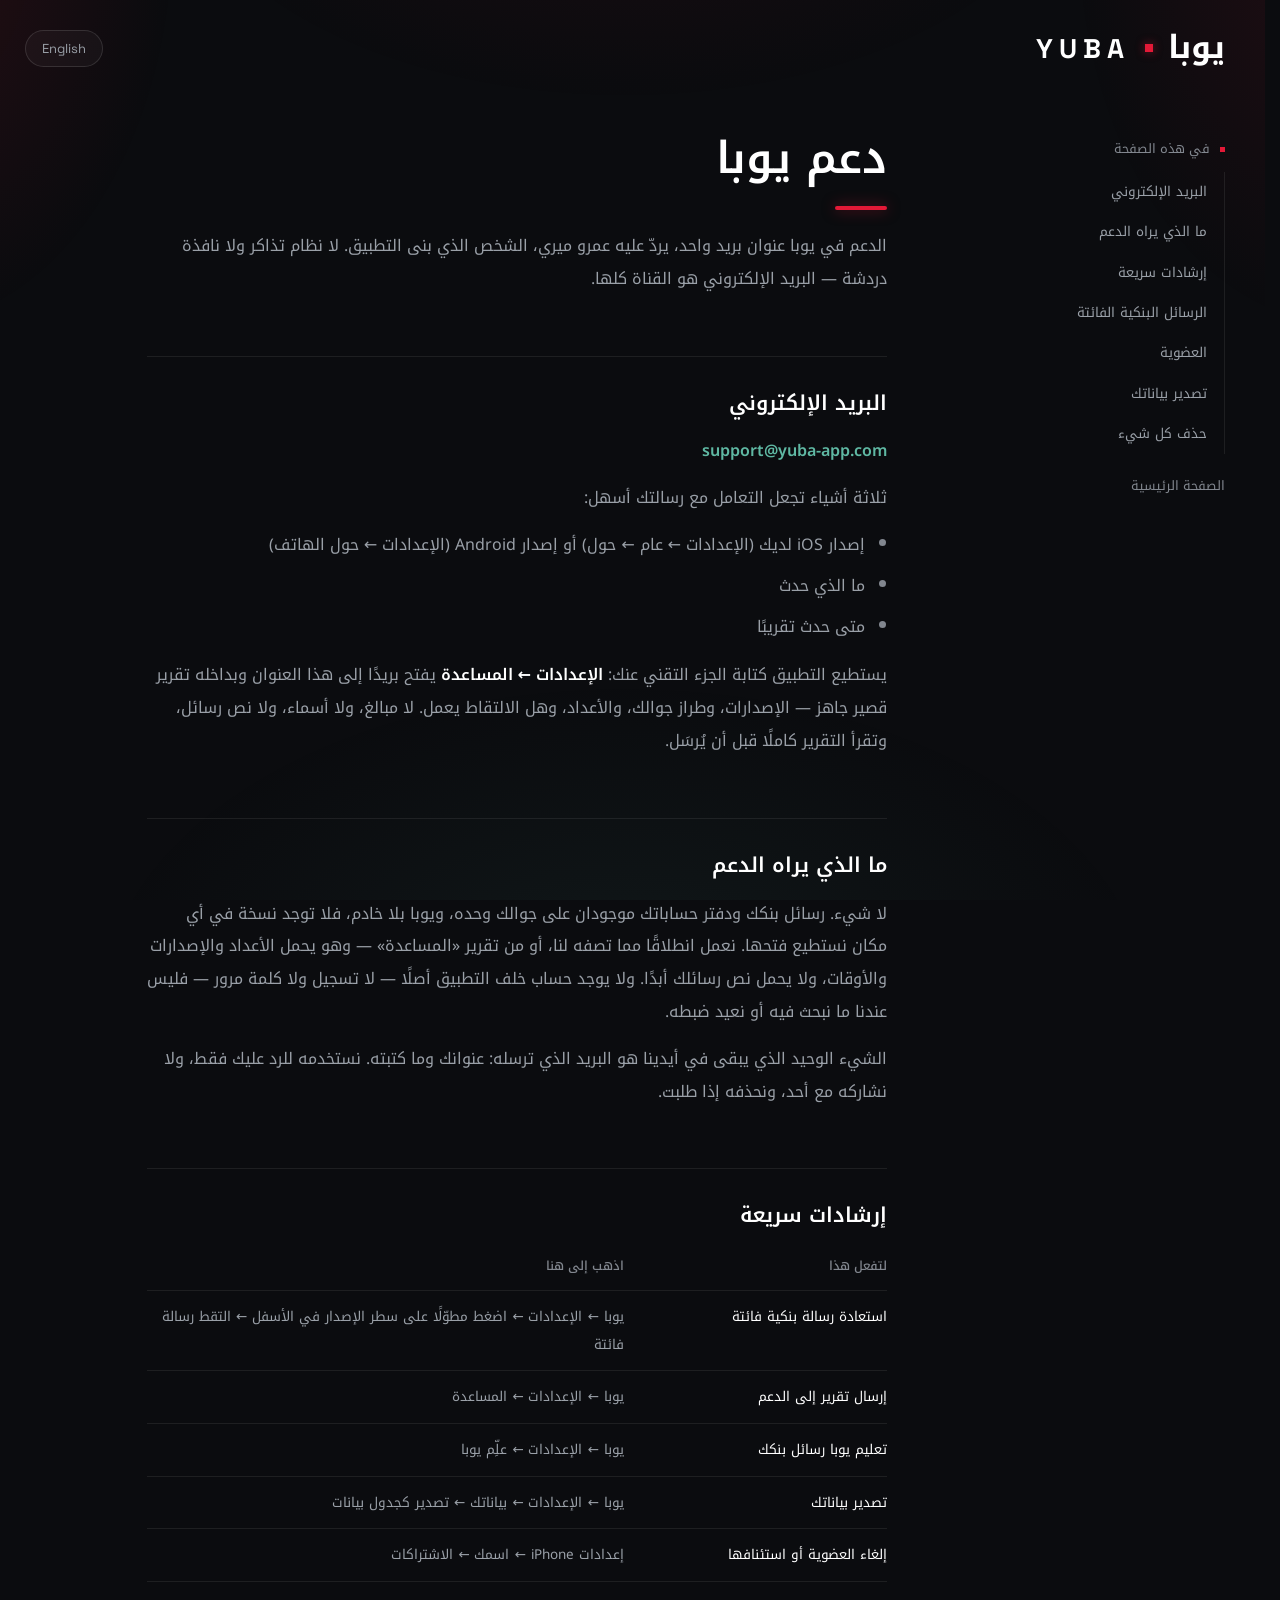
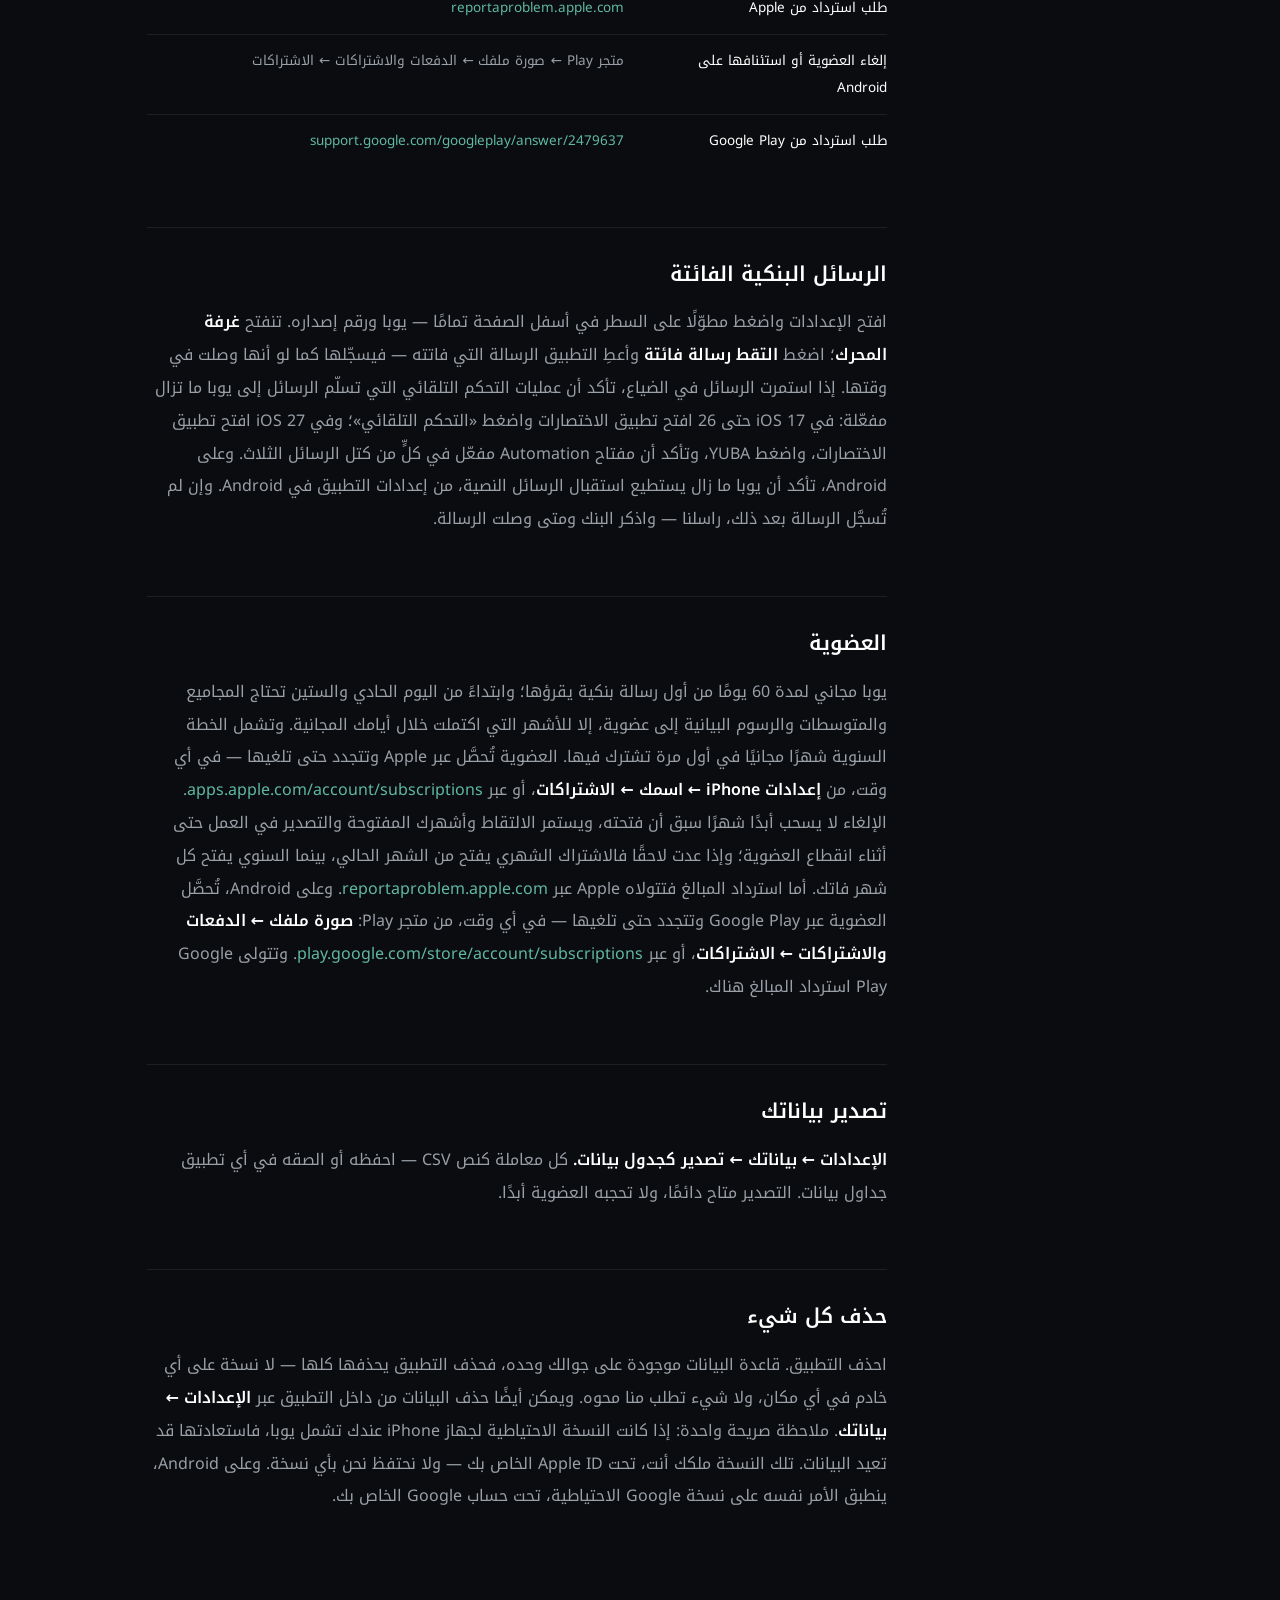
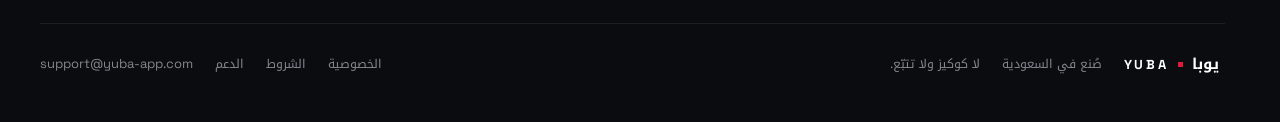
<file: ar/support/index.html>
<!doctype html>
<html lang="ar" data-lang="ar" data-en-path="/support/" data-ar-path="/ar/support/" data-title-ar="دعم يوبا" data-title-en="Yuba Support">
<head>
<meta charset="utf-8">
<meta name="viewport" content="width=device-width,initial-scale=1">
<meta name="color-scheme" content="dark">
<title>دعم يوبا</title>
<script>
/* Language before the first paint (an Arabic visitor never sees English first), the Latin half of
   the Arabic face fetched early, html.js for the enhanced layout, html.scrolled for the header. The rest is /site.js.
   Every page has two addresses, data-en-path ("/privacy/") and data-ar-path ("/ar/privacy/"); both files hold both
   languages, so the address simply follows the language shown — no reload. An /ar/ address always opens in Arabic. */
(function (d) {
  var en = d.getAttribute('data-en-path'), ar = d.getAttribute('data-ar-path');
  var onAr = /^\/ar(\/|$)/.test(location.pathname);
  var s = null, q = null;
  try { s = localStorage.getItem('yuba-lang'); } catch (e) {}
  try { q = new URLSearchParams(location.search).get('lang'); } catch (e) {}
  if (q !== 'ar' && q !== 'en') q = null;
  if (q) s = q;
  else if (onAr) s = 'ar';
  else if (s !== 'ar' && s !== 'en') {
    // no choice saved yet: a phone set to Arabic opens the Arabic page
    try { if (/^ar(-|$)/i.test((navigator.languages && navigator.languages[0]) || navigator.language || '')) s = 'ar'; } catch (e) {}
  }
  if (q || onAr) { try { localStorage.setItem('yuba-lang', s); } catch (e) {} }
  var want = s === 'ar' ? ar : en;
  if (want && want !== location.pathname) { try { history.replaceState(null, '', want + location.hash); } catch (e) {} }
  else if (q) { try { history.replaceState(null, '', location.pathname + location.hash); } catch (e) {} }
  d.className = 'js';
  if (s === 'ar') {
    d.setAttribute('data-lang', 'ar'); d.lang = 'ar';
    var l = document.createElement('link');
    l.rel = 'preload'; l.as = 'font'; l.type = 'font/woff2'; l.crossOrigin = 'anonymous';
    l.href = '/fonts/noto-kufi-arabic-latin.woff2';
    document.head.appendChild(l);
  } else { d.removeAttribute('data-lang'); d.lang = 'en'; }
  var on = false, f = function () { var y = (window.scrollY || 0) > 8; if (y !== on) { on = y; d.classList.toggle('scrolled', y); } };
  f(); addEventListener('scroll', f, { passive: true });
})(document.documentElement);
</script>
<meta name="description" content="المساعدة في يوبا: إرشادات سريعة، والرسائل البنكية الفائتة، والعضوية، وتصدير بياناتك وحذفها. راسلنا على support@yuba-app.com.">
<link rel="canonical" href="https://yuba-app.com/ar/support/">
<link rel="alternate" hreflang="en" href="https://yuba-app.com/support/">
<link rel="alternate" hreflang="ar" href="https://yuba-app.com/ar/support/">
<link rel="alternate" hreflang="x-default" href="https://yuba-app.com/support/">
<meta property="og:type" content="website">
<meta property="og:locale" content="ar_SA">
<meta property="og:locale:alternate" content="en_US">
<meta property="og:site_name" content="Yuba · يوبا">
<meta property="og:url" content="https://yuba-app.com/ar/support/">
<meta property="og:title" content="دعم يوبا">
<meta property="og:description" content="المساعدة في يوبا: إرشادات سريعة، والرسائل البنكية الفائتة، والعضوية، وتصدير بياناتك وحذفها. راسلنا على support@yuba-app.com.">
<meta property="og:image" content="https://yuba-app.com/og/yuba-og.jpg">
<meta property="og:image:width" content="1200">
<meta property="og:image:height" content="630">
<meta property="og:image:alt" content="Yuba — your bank texts you all month, Yuba adds it up. أين تذهب فلوسك؟ الجواب في رسائل بنكك.">
<meta name="twitter:card" content="summary_large_image">
<link rel="icon" type="image/png" sizes="32x32" href="/icons/favicon-32.png">
<link rel="icon" type="image/png" sizes="192x192" href="/icons/icon-192.png">
<link rel="apple-touch-icon" href="/icons/apple-touch-icon.png">
<meta name="theme-color" content="#0b0c0f">
<link rel="preload" href="/fonts/space-grotesk-latin.woff2" as="font" type="font/woff2" crossorigin>
<link rel="stylesheet" href="/site.css">
<script src="/site.js" async></script>
<noscript><style>body [lang="ar"]{display:revert !important}.langbtn{display:none}</style></noscript>
</head>
<body class="p-doc">
<a class="skip" href="#main"><span lang="en">Skip to content</span><span lang="ar">انتقل إلى المحتوى</span></a>
<header class="site">
  <div class="head-in">
    <a class="lockup" href="/ar/" aria-label="Yuba · يوبا, home" data-aria-en="Yuba · يوبا, home" data-aria-ar="يوبا · Yuba، الصفحة الرئيسية">
      <span class="latin">YUBA</span><span class="dot"></span><span class="arabic">يوبا</span>
    </a>
    <button class="langbtn" type="button">
      <span lang="ar">العربية</span><span lang="en">English</span>
    </button>
    <button class="menubtn" type="button" aria-expanded="false" aria-controls="toc-en" data-controls-en="toc-en" data-controls-ar="toc-ar" aria-label="On this page" data-aria-en="On this page" data-aria-ar="في هذه الصفحة"><i></i><i></i></button>
  </div>
</header>
<div class="page wide doc">

  <main id="main">
    <article lang="en">
    <div class="doc-grid">
      <nav class="toc" id="toc-en" aria-label="On this page">
        <p class="toc-title">On this page</p>
        <ol>
        <li><a href="#email">Email</a></li>
        <li><a href="#what-support-can-see">What support can see</a></li>
        <li><a href="#quick-directions">Quick directions</a></li>
        <li><a href="#missed-bank-texts">Missed bank texts</a></li>
        <li><a href="#membership">Membership</a></li>
        <li><a href="#exporting-your-data">Exporting your data</a></li>
        <li><a href="#deleting-everything">Deleting everything</a></li>
        </ol>
        <a class="toc-home" href="/ar/">Yuba home</a>
      </nav>
      <div class="doc-body">
    <h1>Yuba Support</h1>
    <p>Support for Yuba is one email address, answered by Amr Miri, the person who built the app. There is no ticket system and no chat widget — email is the whole channel.</p>
    <h2 id="email">Email</h2>
    <p><strong><a href="mailto:support@yuba-app.com">support@yuba-app.com</a></strong></p>
    <p>Three things make a message easy to act on:</p>
    <ul>
      <li>your iOS version (Settings → General → About) or Android version (Settings → About phone)</li>
      <li>what happened</li>
      <li>roughly when it happened</li>
    </ul>
    <p>The app can write the technical half for you: <strong>Settings → Help</strong> starts an email to this address with a short report already inside — versions, your phone's model, counts and whether capture is working. No amounts, no names, no message text, and you read the whole thing before it sends.</p>
    <h2 id="what-support-can-see">What support can see</h2>
    <p>Nothing. Your bank texts and your ledger live on your phone, and Yuba has no server, so there is no copy anywhere for us to open. We work from what you describe, or from the Help report — which carries counts, versions, and timestamps, never the text of your messages. There is no account behind the app either — no sign-up, no password — so there is nothing for us to look up or reset.</p>
    <p>The one thing we do end up holding is the email you send: your address and what you wrote. We use it only to answer you, share it with no one, and delete it if you ask.</p>
    <h2 id="quick-directions">Quick directions</h2>
    <table>
      <tr><th>To do this</th><th>Go here</th></tr>
      <tr><td>Rescue a missed bank text</td><td>Yuba → Settings → press and hold the version line at the bottom → Catch a missed text</td></tr>
      <tr><td>Send a report to support</td><td>Yuba → Settings → Help</td></tr>
      <tr><td>Teach Yuba your bank's texts</td><td>Yuba → Settings → Teach Yuba</td></tr>
      <tr><td>Export your data</td><td>Yuba → Settings → Your data → Export as a spreadsheet</td></tr>
      <tr><td>Cancel or resume membership</td><td>iPhone Settings → your name → Subscriptions</td></tr>
      <tr><td>Ask Apple for a refund</td><td><a href="https://reportaproblem.apple.com">reportaproblem.apple.com</a></td></tr>
      <tr><td>Cancel or resume membership on Android</td><td>Play Store → your profile picture → Payments &amp; subscriptions → Subscriptions</td></tr>
      <tr><td>Ask Google Play for a refund</td><td><a href="https://support.google.com/googleplay/answer/2479637">support.google.com/googleplay/answer/2479637</a></td></tr>
    </table>
    <h2 id="missed-bank-texts">Missed bank texts</h2>
    <p>Open Settings and press and hold the line at the very bottom — Yuba and its version number. The <strong>Engine room</strong> opens; tap <strong>Catch a missed text</strong> and give the app the message it missed — it files the text as if it had arrived on time. If texts keep going missing, check that the automations handing texts to Yuba are still on: on iOS 17–26, open the Shortcuts app and tap Automation; on iOS 27, open the Shortcuts app, tap YUBA, and check that each of its three message blocks has Automation switched on. On Android, check that Yuba can still receive text messages, in Android's settings for the app. If it still will not file, email us — say which bank and when the text arrived.</p>
    <h2 id="membership">Membership</h2>
    <p>Yuba is free for 60 days from the first bank text it reads; from day 61, totals, averages and charts need a membership, except for the months that ended inside your free days. The yearly plan includes one month free the first time you subscribe. Membership is billed by Apple and renews until you cancel — any time, in iPhone <strong>Settings → your name → Subscriptions</strong>, or at <a href="https://apps.apple.com/account/subscriptions">apps.apple.com/account/subscriptions</a>. Cancelling never removes a month you already opened, and capture, your open months, and export keep working even while lapsed; come back later and monthly opens from the current month, while yearly opens every missed month. Refunds are handled by Apple at <a href="https://reportaproblem.apple.com">reportaproblem.apple.com</a>. On Android, membership is billed by Google Play and renews until you cancel — any time, in the Play Store under your profile picture → <strong>Payments &amp; subscriptions → Subscriptions</strong>, or at <a href="https://play.google.com/store/account/subscriptions">play.google.com/store/account/subscriptions</a>. Refunds there are handled by Google Play.</p>
    <h2 id="exporting-your-data">Exporting your data</h2>
    <p><strong>Settings → Your data → Export as a spreadsheet.</strong> Every transaction as CSV text — save it or paste it into any spreadsheet app. Export is always available and never behind the membership.</p>
    <h2 id="deleting-everything">Deleting everything</h2>
    <p>Delete the app. The database lives only on your phone, so deleting the app deletes all of it — there is no server copy anywhere, and nothing to ask us to erase. <strong>Settings → Your data</strong> can also remove data from inside the app. One honest note: if your own iPhone backup includes Yuba, restoring that backup can bring the data back. That backup is yours, under your Apple ID — we hold no copy. On Android, the same goes for your Google backup, under your Google account.</p>
      </div>
    </div>
    </article>
    <article lang="ar" dir="rtl">
    <div class="doc-grid">
      <nav class="toc" id="toc-ar" aria-label="في هذه الصفحة">
        <p class="toc-title">في هذه الصفحة</p>
        <ol>
        <li><a href="#email-ar">البريد الإلكتروني</a></li>
        <li><a href="#what-support-can-see-ar">ما الذي يراه الدعم</a></li>
        <li><a href="#quick-directions-ar">إرشادات سريعة</a></li>
        <li><a href="#missed-bank-texts-ar">الرسائل البنكية الفائتة</a></li>
        <li><a href="#membership-ar">العضوية</a></li>
        <li><a href="#exporting-your-data-ar">تصدير بياناتك</a></li>
        <li><a href="#deleting-everything-ar">حذف كل شيء</a></li>
        </ol>
        <a class="toc-home" href="/ar/">الصفحة الرئيسية</a>
      </nav>
      <div class="doc-body">
    <h1>دعم يوبا</h1>
    <p>الدعم في يوبا عنوان بريد واحد، يردّ عليه عمرو ميري، الشخص الذي بنى التطبيق. لا نظام تذاكر ولا نافذة دردشة — البريد الإلكتروني هو القناة كلها.</p>
    <h2 id="email-ar">البريد الإلكتروني</h2>
    <p><strong><a href="mailto:support@yuba-app.com">support@yuba-app.com</a></strong></p>
    <p>ثلاثة أشياء تجعل التعامل مع رسالتك أسهل:</p>
    <ul>
      <li>إصدار iOS لديك (الإعدادات ← عام ← حول) أو إصدار Android (الإعدادات ← حول الهاتف)</li>
      <li>ما الذي حدث</li>
      <li>متى حدث تقريبًا</li>
    </ul>
    <p>يستطيع التطبيق كتابة الجزء التقني عنك: <strong>الإعدادات ← المساعدة</strong> يفتح بريدًا إلى هذا العنوان وبداخله تقرير قصير جاهز — الإصدارات، وطراز جوالك، والأعداد، وهل الالتقاط يعمل. لا مبالغ، ولا أسماء، ولا نص رسائل، وتقرأ التقرير كاملًا قبل أن يُرسَل.</p>
    <h2 id="what-support-can-see-ar">ما الذي يراه الدعم</h2>
    <p>لا شيء. رسائل بنكك ودفتر حساباتك موجودان على جوالك وحده، ويوبا بلا خادم، فلا توجد نسخة في أي مكان نستطيع فتحها. نعمل انطلاقًا مما تصفه لنا، أو من تقرير «المساعدة» — وهو يحمل الأعداد والإصدارات والأوقات، ولا يحمل نص رسائلك أبدًا. ولا يوجد حساب خلف التطبيق أصلًا — لا تسجيل ولا كلمة مرور — فليس عندنا ما نبحث فيه أو نعيد ضبطه.</p>
    <p>الشيء الوحيد الذي يبقى في أيدينا هو البريد الذي ترسله: عنوانك وما كتبته. نستخدمه للرد عليك فقط، ولا نشاركه مع أحد، ونحذفه إذا طلبت.</p>
    <h2 id="quick-directions-ar">إرشادات سريعة</h2>
    <table>
      <tr><th>لتفعل هذا</th><th>اذهب إلى هنا</th></tr>
      <tr><td>استعادة رسالة بنكية فائتة</td><td>يوبا ← الإعدادات ← اضغط مطوّلًا على سطر الإصدار في الأسفل ← التقط رسالة فائتة</td></tr>
      <tr><td>إرسال تقرير إلى الدعم</td><td>يوبا ← الإعدادات ← المساعدة</td></tr>
      <tr><td>تعليم يوبا رسائل بنكك</td><td>يوبا ← الإعدادات ← علِّم يوبا</td></tr>
      <tr><td>تصدير بياناتك</td><td>يوبا ← الإعدادات ← بياناتك ← تصدير كجدول بيانات</td></tr>
      <tr><td>إلغاء العضوية أو استئنافها</td><td>إعدادات iPhone ← اسمك ← الاشتراكات</td></tr>
      <tr><td>طلب استرداد من Apple</td><td><a href="https://reportaproblem.apple.com">reportaproblem.apple.com</a></td></tr>
      <tr><td>إلغاء العضوية أو استئنافها على Android</td><td>متجر Play ← صورة ملفك ← الدفعات والاشتراكات ← الاشتراكات</td></tr>
      <tr><td>طلب استرداد من Google Play</td><td><a href="https://support.google.com/googleplay/answer/2479637">support.google.com/googleplay/answer/2479637</a></td></tr>
    </table>
    <h2 id="missed-bank-texts-ar">الرسائل البنكية الفائتة</h2>
    <p>افتح الإعدادات واضغط مطوّلًا على السطر في أسفل الصفحة تمامًا — يوبا ورقم إصداره. تنفتح <strong>غرفة المحرك</strong>؛ اضغط <strong>التقط رسالة فائتة</strong> وأعطِ التطبيق الرسالة التي فاتته — فيسجّلها كما لو أنها وصلت في وقتها. إذا استمرت الرسائل في الضياع، تأكد أن عمليات التحكم التلقائي التي تسلّم الرسائل إلى يوبا ما تزال مفعّلة: في iOS 17 حتى 26 افتح تطبيق الاختصارات واضغط «التحكم التلقائي»؛ وفي iOS 27 افتح تطبيق الاختصارات، واضغط YUBA، وتأكد أن مفتاح Automation مفعّل في كلٍّ من كتل الرسائل الثلاث. وعلى Android، تأكد أن يوبا ما زال يستطيع استقبال الرسائل النصية، من إعدادات التطبيق في Android. وإن لم تُسجَّل الرسالة بعد ذلك، راسلنا — واذكر البنك ومتى وصلت الرسالة.</p>
    <h2 id="membership-ar">العضوية</h2>
    <p>يوبا مجاني لمدة 60 يومًا من أول رسالة بنكية يقرؤها؛ وابتداءً من اليوم الحادي والستين تحتاج المجاميع والمتوسطات والرسوم البيانية إلى عضوية، إلا للأشهر التي اكتملت خلال أيامك المجانية. وتشمل الخطة السنوية شهرًا مجانيًا في أول مرة تشترك فيها. العضوية تُحصَّل عبر Apple وتتجدد حتى تلغيها — في أي وقت، من <strong>إعدادات iPhone ← اسمك ← الاشتراكات</strong>، أو عبر <a href="https://apps.apple.com/account/subscriptions">apps.apple.com/account/subscriptions</a>. الإلغاء لا يسحب أبدًا شهرًا سبق أن فتحته، ويستمر الالتقاط وأشهرك المفتوحة والتصدير في العمل حتى أثناء انقطاع العضوية؛ وإذا عدت لاحقًا فالاشتراك الشهري يفتح من الشهر الحالي، بينما السنوي يفتح كل شهر فاتك. أما استرداد المبالغ فتتولاه Apple عبر <a href="https://reportaproblem.apple.com">reportaproblem.apple.com</a>. وعلى Android، تُحصَّل العضوية عبر Google Play وتتجدد حتى تلغيها — في أي وقت، من متجر Play: <strong>صورة ملفك ← الدفعات والاشتراكات ← الاشتراكات</strong>، أو عبر <a href="https://play.google.com/store/account/subscriptions">play.google.com/store/account/subscriptions</a>. وتتولى Google Play استرداد المبالغ هناك.</p>
    <h2 id="exporting-your-data-ar">تصدير بياناتك</h2>
    <p><strong>الإعدادات ← بياناتك ← تصدير كجدول بيانات.</strong> كل معاملة كنص CSV — احفظه أو الصقه في أي تطبيق جداول بيانات. التصدير متاح دائمًا، ولا تحجبه العضوية أبدًا.</p>
    <h2 id="deleting-everything-ar">حذف كل شيء</h2>
    <p>احذف التطبيق. قاعدة البيانات موجودة على جوالك وحده، فحذف التطبيق يحذفها كلها — لا نسخة على أي خادم في أي مكان، ولا شيء تطلب منا محوه. ويمكن أيضًا حذف البيانات من داخل التطبيق عبر <strong>الإعدادات ← بياناتك</strong>. ملاحظة صريحة واحدة: إذا كانت النسخة الاحتياطية لجهاز iPhone عندك تشمل يوبا، فاستعادتها قد تعيد البيانات. تلك النسخة ملكك أنت، تحت Apple ID الخاص بك — ولا نحتفظ نحن بأي نسخة. وعلى Android، ينطبق الأمر نفسه على نسخة Google الاحتياطية، تحت حساب Google الخاص بك.</p>
      </div>
    </div>
    </article>
  </main>

  <footer class="site">
    <a class="lockup small" href="/ar/"><span class="latin">YUBA</span><span class="dot"></span><span class="arabic">يوبا</span></a>
    <span><span lang="en">Built in Saudi Arabia</span><span lang="ar">صُنع في السعودية</span></span>
    <span class="quiet"><span lang="en">No cookies, no trackers.</span><span lang="ar">لا كوكيز ولا تتبّع.</span></span>
    <span class="spacer"></span>
    <a href="/ar/privacy/"><span lang="en">Privacy</span><span lang="ar">الخصوصية</span></a>
    <a href="/ar/terms/"><span lang="en">Terms</span><span lang="ar">الشروط</span></a>
    <a href="/ar/support/"><span lang="en">Support</span><span lang="ar">الدعم</span></a>
    <a href="mailto:support@yuba-app.com">support@yuba-app.com</a>
  </footer>

</div>
</body>
</html>
</file>
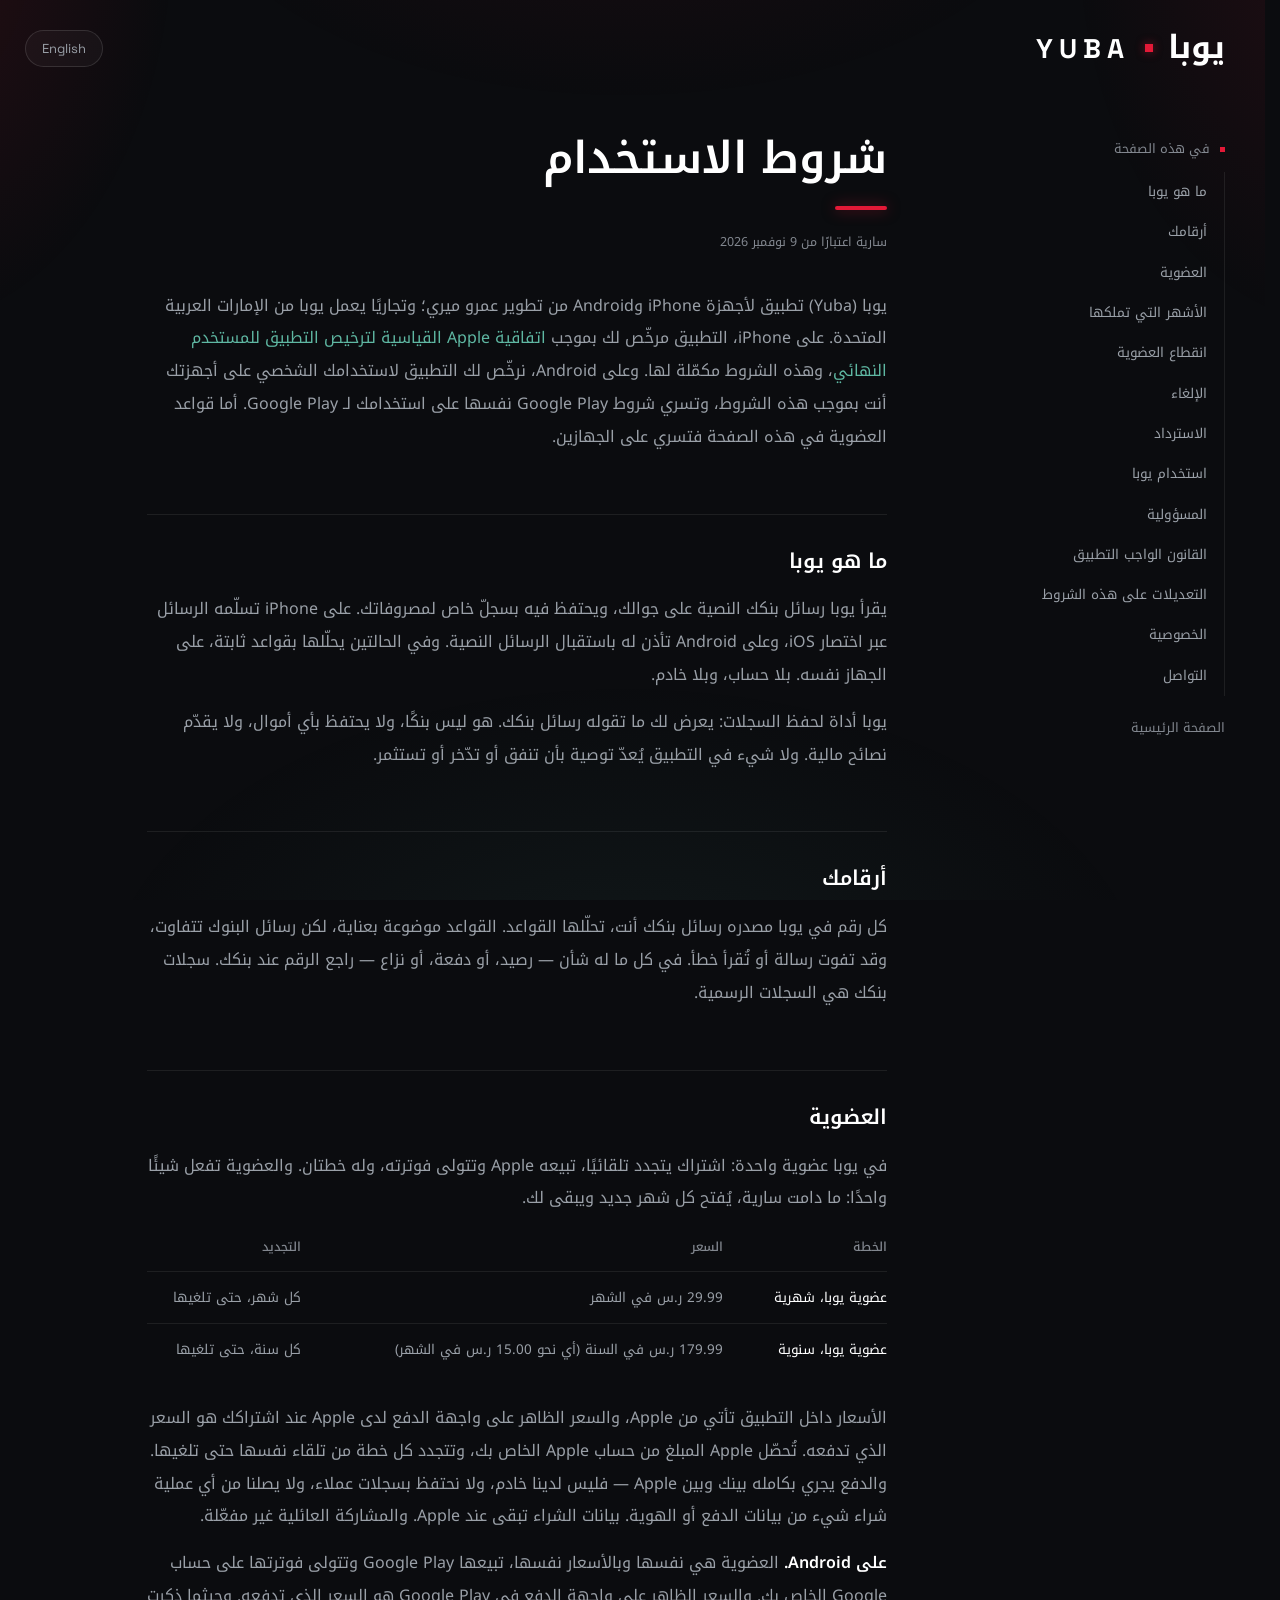
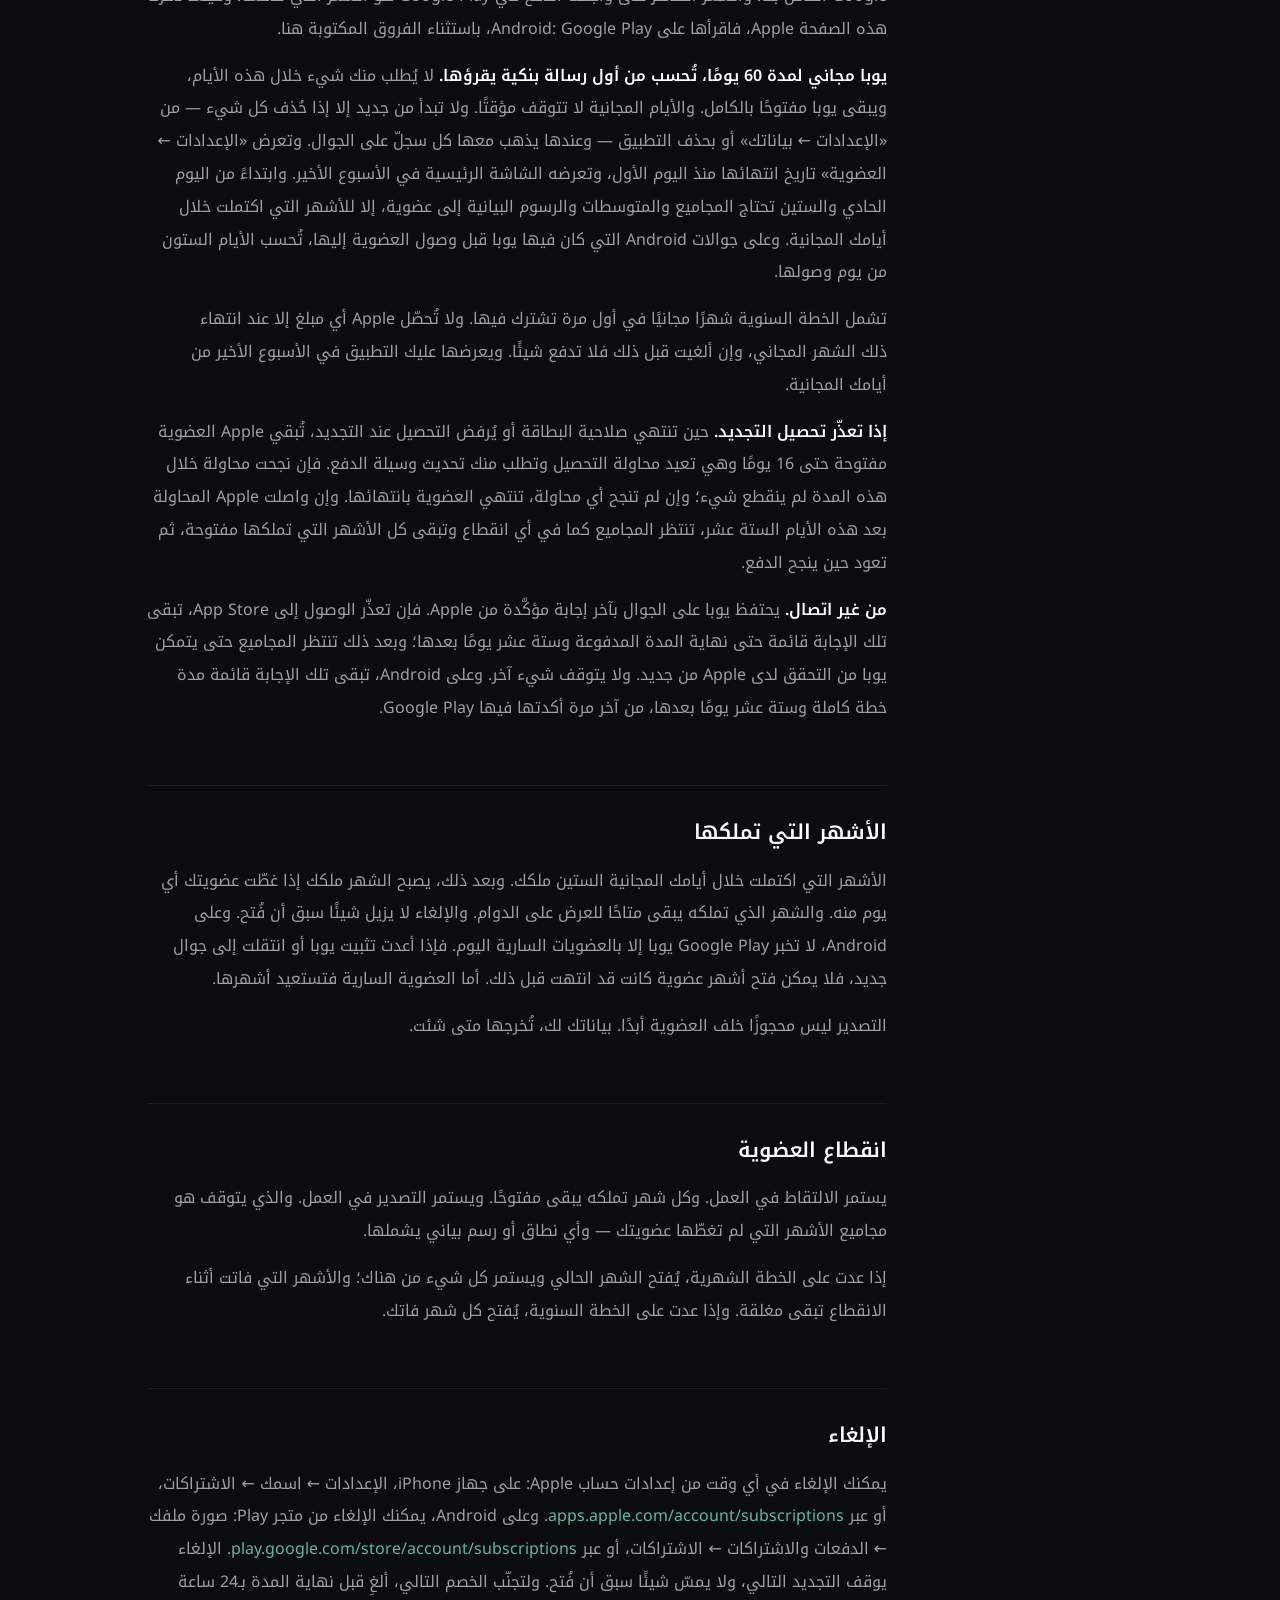
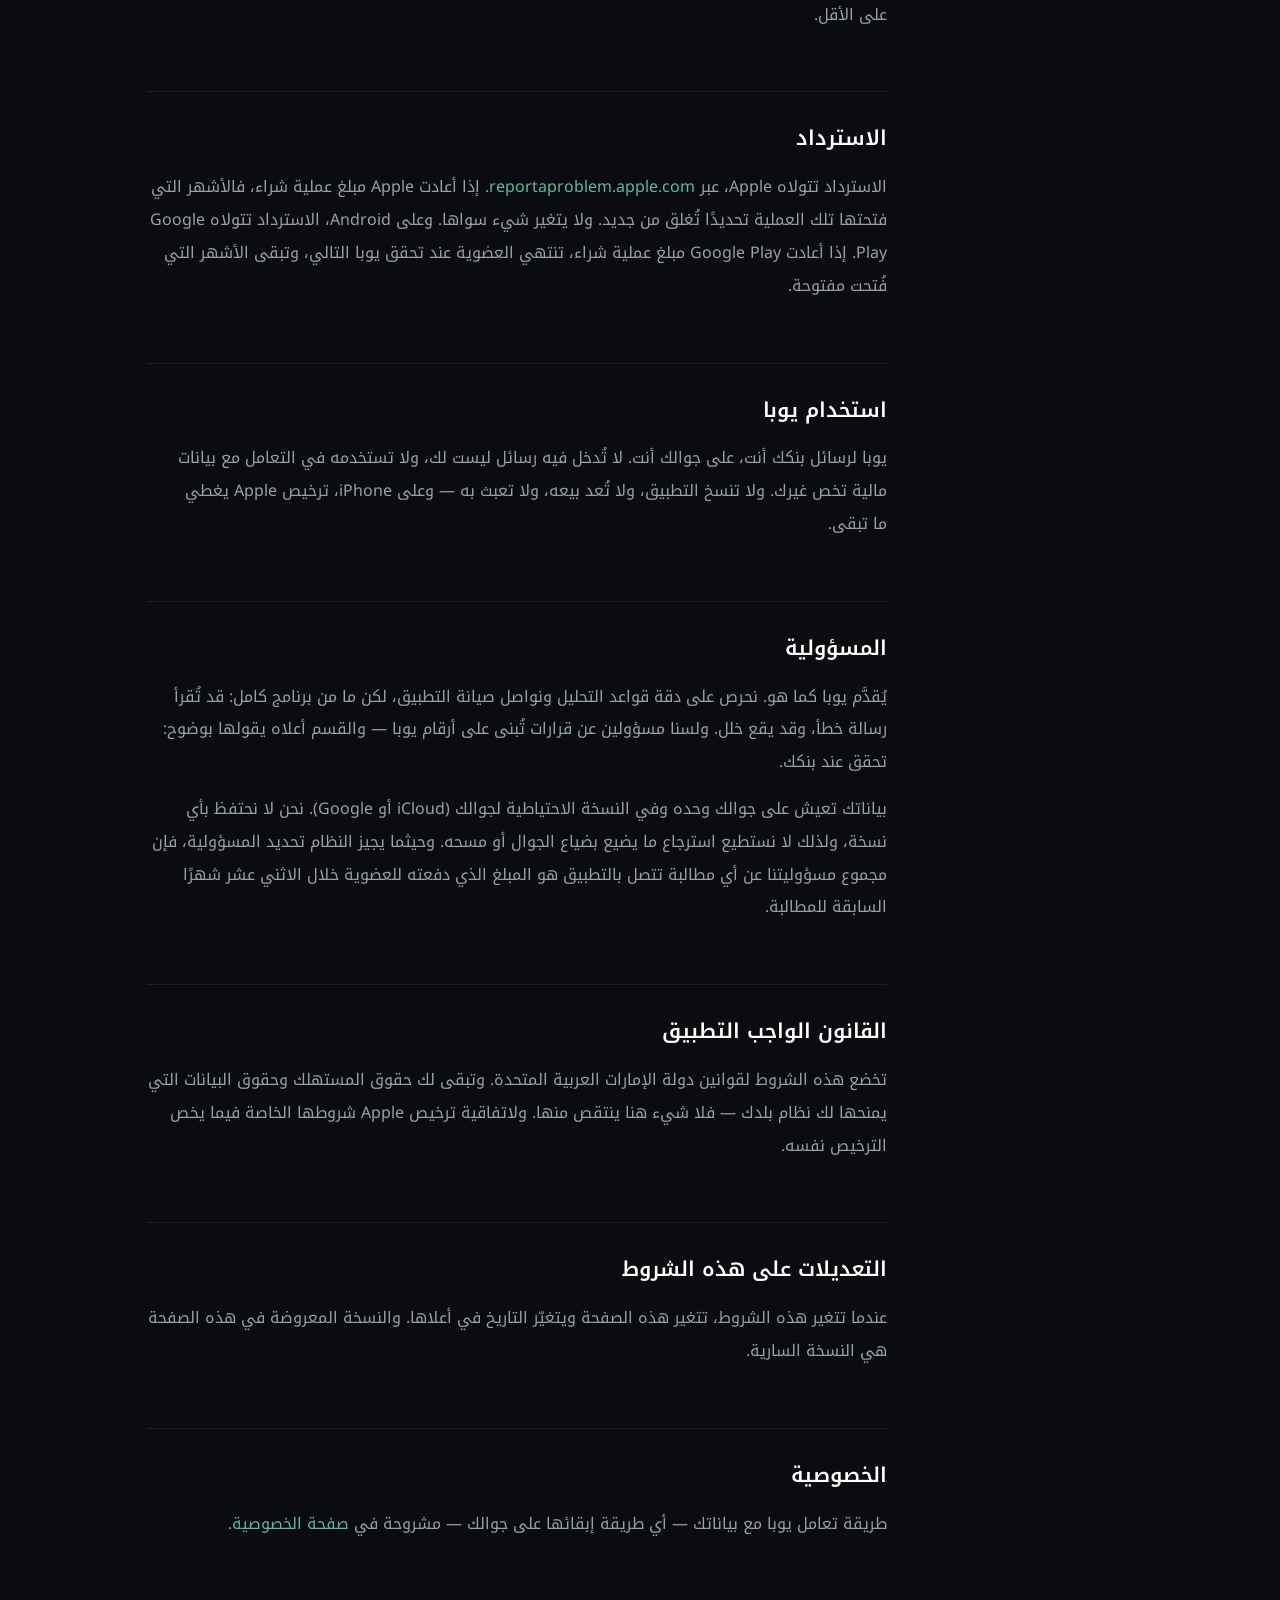
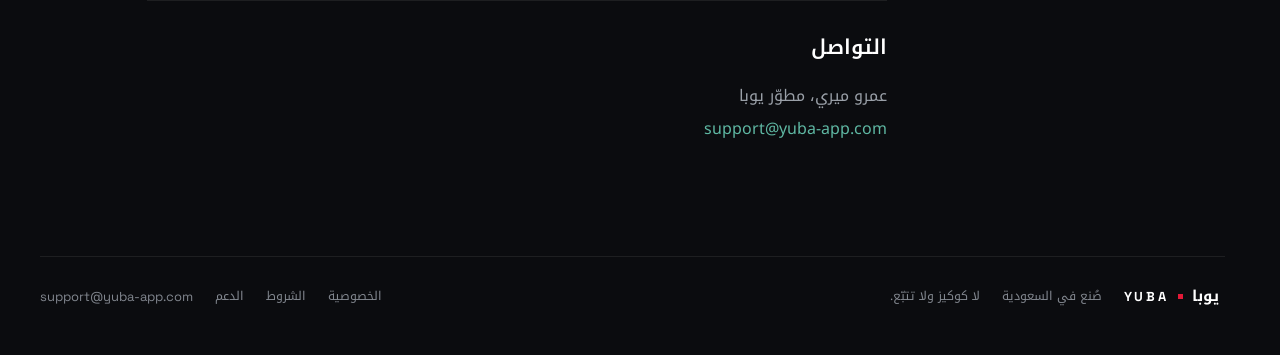
<file: ar/terms/index.html>
<!doctype html>
<html lang="ar" data-lang="ar" data-en-path="/terms/" data-ar-path="/ar/terms/" data-title-ar="شروط الاستخدام · يوبا" data-title-en="Terms of Use · Yuba">
<head>
<meta charset="utf-8">
<meta name="viewport" content="width=device-width,initial-scale=1">
<meta name="color-scheme" content="dark">
<title>شروط الاستخدام · يوبا</title>
<script>
/* Language before the first paint (an Arabic visitor never sees English first), the Latin half of
   the Arabic face fetched early, html.js for the enhanced layout, html.scrolled for the header. The rest is /site.js.
   Every page has two addresses, data-en-path ("/privacy/") and data-ar-path ("/ar/privacy/"); both files hold both
   languages, so the address simply follows the language shown — no reload. An /ar/ address always opens in Arabic. */
(function (d) {
  var en = d.getAttribute('data-en-path'), ar = d.getAttribute('data-ar-path');
  var onAr = /^\/ar(\/|$)/.test(location.pathname);
  var s = null, q = null;
  try { s = localStorage.getItem('yuba-lang'); } catch (e) {}
  try { q = new URLSearchParams(location.search).get('lang'); } catch (e) {}
  if (q !== 'ar' && q !== 'en') q = null;
  if (q) s = q;
  else if (onAr) s = 'ar';
  else if (s !== 'ar' && s !== 'en') {
    // no choice saved yet: a phone set to Arabic opens the Arabic page
    try { if (/^ar(-|$)/i.test((navigator.languages && navigator.languages[0]) || navigator.language || '')) s = 'ar'; } catch (e) {}
  }
  if (q || onAr) { try { localStorage.setItem('yuba-lang', s); } catch (e) {} }
  var want = s === 'ar' ? ar : en;
  if (want && want !== location.pathname) { try { history.replaceState(null, '', want + location.hash); } catch (e) {} }
  else if (q) { try { history.replaceState(null, '', location.pathname + location.hash); } catch (e) {} }
  d.className = 'js';
  if (s === 'ar') {
    d.setAttribute('data-lang', 'ar'); d.lang = 'ar';
    var l = document.createElement('link');
    l.rel = 'preload'; l.as = 'font'; l.type = 'font/woff2'; l.crossOrigin = 'anonymous';
    l.href = '/fonts/noto-kufi-arabic-latin.woff2';
    document.head.appendChild(l);
  } else { d.removeAttribute('data-lang'); d.lang = 'en'; }
  var on = false, f = function () { var y = (window.scrollY || 0) > 8; if (y !== on) { on = y; d.classList.toggle('scrolled', y); } };
  f(); addEventListener('scroll', f, { passive: true });
})(document.documentElement);
</script>
<meta name="description" content="شروط استخدام يوبا: الأيام الستون المجانية، والعضوية (29.99 ر.س شهريًا أو 179.99 ر.س سنويًا)، والإلغاء والاسترداد.">
<link rel="canonical" href="https://yuba-app.com/ar/terms/">
<link rel="alternate" hreflang="en" href="https://yuba-app.com/terms/">
<link rel="alternate" hreflang="ar" href="https://yuba-app.com/ar/terms/">
<link rel="alternate" hreflang="x-default" href="https://yuba-app.com/terms/">
<meta property="og:type" content="website">
<meta property="og:locale" content="ar_SA">
<meta property="og:locale:alternate" content="en_US">
<meta property="og:site_name" content="Yuba · يوبا">
<meta property="og:url" content="https://yuba-app.com/ar/terms/">
<meta property="og:title" content="شروط الاستخدام · يوبا">
<meta property="og:description" content="شروط استخدام يوبا: الأيام الستون المجانية، والعضوية (29.99 ر.س شهريًا أو 179.99 ر.س سنويًا)، والإلغاء والاسترداد.">
<meta property="og:image" content="https://yuba-app.com/og/yuba-og.jpg">
<meta property="og:image:width" content="1200">
<meta property="og:image:height" content="630">
<meta property="og:image:alt" content="Yuba — your bank texts you all month, Yuba adds it up. أين تذهب فلوسك؟ الجواب في رسائل بنكك.">
<meta name="twitter:card" content="summary_large_image">
<link rel="icon" type="image/png" sizes="32x32" href="/icons/favicon-32.png">
<link rel="icon" type="image/png" sizes="192x192" href="/icons/icon-192.png">
<link rel="apple-touch-icon" href="/icons/apple-touch-icon.png">
<meta name="theme-color" content="#0b0c0f">
<link rel="preload" href="/fonts/space-grotesk-latin.woff2" as="font" type="font/woff2" crossorigin>
<link rel="stylesheet" href="/site.css">
<script src="/site.js" async></script>
<noscript><style>body [lang="ar"]{display:revert !important}.langbtn{display:none}</style></noscript>
</head>
<body class="p-doc">
<a class="skip" href="#main"><span lang="en">Skip to content</span><span lang="ar">انتقل إلى المحتوى</span></a>
<header class="site">
  <div class="head-in">
    <a class="lockup" href="/ar/" aria-label="Yuba · يوبا, home" data-aria-en="Yuba · يوبا, home" data-aria-ar="يوبا · Yuba، الصفحة الرئيسية">
      <span class="latin">YUBA</span><span class="dot"></span><span class="arabic">يوبا</span>
    </a>
    <button class="langbtn" type="button">
      <span lang="ar">العربية</span><span lang="en">English</span>
    </button>
    <button class="menubtn" type="button" aria-expanded="false" aria-controls="toc-en" data-controls-en="toc-en" data-controls-ar="toc-ar" aria-label="On this page" data-aria-en="On this page" data-aria-ar="في هذه الصفحة"><i></i><i></i></button>
  </div>
</header>
<div class="page wide doc">

  <main id="main">
    <article lang="en">
    <div class="doc-grid">
      <nav class="toc" id="toc-en" aria-label="On this page">
        <p class="toc-title">On this page</p>
        <ol>
        <li><a href="#what-yuba-is">What Yuba is</a></li>
        <li><a href="#your-numbers">Your numbers</a></li>
        <li><a href="#the-membership">The membership</a></li>
        <li><a href="#months-you-own">Months you own</a></li>
        <li><a href="#a-lapsed-membership">A lapsed membership</a></li>
        <li><a href="#cancelling">Cancelling</a></li>
        <li><a href="#refunds">Refunds</a></li>
        <li><a href="#using-yuba">Using Yuba</a></li>
        <li><a href="#responsibility">Responsibility</a></li>
        <li><a href="#governing-law">Governing law</a></li>
        <li><a href="#changes-to-these-terms">Changes to these terms</a></li>
        <li><a href="#privacy">Privacy</a></li>
        <li><a href="#contact">Contact</a></li>
        </ol>
        <a class="toc-home" href="/ar/">Yuba home</a>
      </nav>
      <div class="doc-body">
    <h1>Terms of Use</h1>
    <p class="date">Effective 9 November 2026</p>
    <p>Yuba (يوبا) is an iPhone and Android app made by Amr Miri; commercially, Yuba operates from the United Arab Emirates. On iPhone, the app is licensed to you under <a href="https://www.apple.com/legal/internet-services/itunes/dev/stdeula/">Apple's standard Licensed Application End User License Agreement</a>, and these terms supplement it. On Android, we license the app to you for personal use on your own devices under these terms, and Google Play's own terms cover your use of Google Play. The membership rules on this page apply on both.</p>
    <h2 id="what-yuba-is">What Yuba is</h2>
    <p>Yuba reads your bank SMS messages on your phone and keeps a private spending ledger there. On iPhone you hand it messages through an iOS Shortcut; on Android you allow it to receive text messages. Either way it parses them with fixed rules, on the device. No account, no server.</p>
    <p>Yuba is a record-keeping tool. It shows you what your bank messages say. It is not a bank, it holds no money, and it does not give financial advice. Nothing in the app is a recommendation to spend, save, or invest.</p>
    <h2 id="your-numbers">Your numbers</h2>
    <p>Every figure in Yuba comes from your own bank messages, parsed by rules. Rules are careful, but bank messages vary, and a message can be missed or read wrong. For anything that matters — a balance, a payment, a dispute — check the figure against your bank. Your bank's records are the official ones.</p>
    <h2 id="the-membership">The membership</h2>
    <p>Yuba has one membership: an auto-renewing subscription, sold and billed by Apple, with two plans. The membership does one thing: while it runs, every new month opens and is yours to keep.</p>
    <table>
      <tr><th>Plan</th><th>Price</th><th>Renews</th></tr>
      <tr><td>Yuba membership, monthly</td><td>SAR 29.99 per month</td><td>Every month, until you cancel</td></tr>
      <tr><td>Yuba membership, yearly</td><td>SAR 179.99 per year (about SAR 15.00 a month)</td><td>Every year, until you cancel</td></tr>
    </table>
    <p>Prices in the app come from Apple, and the price on Apple's payment sheet when you subscribe is the price you pay. Apple bills your Apple Account, and each plan renews on its own until you cancel. Payment runs entirely between you and Apple — we have no server, keep no customer records, and never receive your payment details or identity from a purchase. Apple holds the purchase data. Family Sharing is off.</p>
    <p><strong>On Android.</strong> The membership is the same, at the same prices, sold and billed by Google Play to your Google account. The price on Google Play's payment sheet is the price you pay. Wherever this page says Apple, on Android read Google Play, except for the differences written here.</p>
    <p><strong>Yuba is free for 60 days, counted from the first bank text it reads.</strong> Nothing is asked during those days, and all of Yuba is open. The free days never pause. They start again only if everything is deleted — in Settings → Your data, or by deleting the app — and then every record on the phone goes with them. Settings › Membership shows the date they end from the first day, and Home shows it in the last week. From day 61, totals, averages and charts need a membership, except for the months that ended inside your free days. On Android phones that had Yuba before memberships reached them, the 60 days count from the day they did.</p>
    <p>The yearly plan includes one month free the first time you subscribe. Apple charges only when that free month ends, and cancelling before then costs nothing. The app offers it in the last week of your free days.</p>
    <p><strong>If a renewal payment fails.</strong> When a card expires or a charge is declined at renewal, Apple keeps the membership open for up to 16 days while it retries the payment and asks you to update your payment method. If a retry succeeds inside that window, nothing is interrupted; if none does, the membership lapses at the end of it. If Apple keeps retrying after those 16 days, the totals wait like any lapse while every month you own stays open, and they reopen when the payment goes through.</p>
    <p><strong>Without a connection.</strong> Yuba keeps Apple's last confirmed answer on the phone. If the App Store cannot be reached, that answer stands until the paid period ends, plus 16 days; after that, the totals wait until Yuba can check with Apple again. Nothing else stops. On Android, that answer stands for one full plan length plus 16 days from the last time Google Play confirmed it.</p>
    <h2 id="months-you-own">Months you own</h2>
    <p>Months that finished during your 60 free days are yours. After that, a month is yours if your membership covered any day of it. A month you own stays viewable forever. Cancelling never removes anything already open. On Android, Google Play tells Yuba only about memberships active today. So if you reinstall Yuba or move to a new phone, the months of a membership that had already ended before then cannot be opened again. An active membership rebuilds its own months.</p>
    <p>Export never sits behind the membership. Your data is yours to take out at any time.</p>
    <h2 id="a-lapsed-membership">A lapsed membership</h2>
    <p>Capture keeps working. Every month you already own stays open. Export keeps working. What stops is the totals of the months your membership did not cover — and any range or chart that includes them.</p>
    <p>If you come back on the monthly plan, the current month opens and life continues from there; months missed while lapsed stay closed. If you come back on the yearly plan, every missed month opens.</p>
    <h2 id="cancelling">Cancelling</h2>
    <p>Cancel any time in your Apple Account settings: on your iPhone, Settings → your name → Subscriptions, or at <a href="https://apps.apple.com/account/subscriptions">apps.apple.com/account/subscriptions</a>. On Android, cancel in the Play Store: your profile picture → Payments &amp; subscriptions → Subscriptions, or at <a href="https://play.google.com/store/account/subscriptions">play.google.com/store/account/subscriptions</a>. Cancelling stops the next renewal, and nothing already open is touched. To avoid the next charge, cancel at least 24 hours before the period ends.</p>
    <h2 id="refunds">Refunds</h2>
    <p>Refunds are handled by Apple, at <a href="https://reportaproblem.apple.com">reportaproblem.apple.com</a>. If Apple refunds a purchase, the months that exact purchase opened close again. Nothing else changes. On Android, refunds are handled by Google Play. If Google Play refunds a purchase, the membership ends the next time Yuba checks, and months that were already open stay open.</p>
    <h2 id="using-yuba">Using Yuba</h2>
    <p>Yuba is for your own bank messages, on your own phone. Don't feed it messages that aren't yours, and don't use it to handle someone else's financial data. Don't copy, resell, or tamper with the app — on iPhone, Apple's license covers the rest.</p>
    <h2 id="responsibility">Responsibility</h2>
    <p>Yuba is provided as is. We keep the parsing rules careful and the app maintained, but no software is perfect: a message can be misread, a bug can happen. We are not responsible for decisions made on Yuba's figures — the section above says it plainly: verify with your bank.</p>
    <p>Your data lives only on your phone and in your own phone backup (iCloud or Google). We hold no copy, so we cannot restore what a lost or erased phone loses. Where the law allows liability to be limited, our total liability for any claim connected to the app is the amount you paid for the membership in the twelve months before the claim.</p>
    <h2 id="governing-law">Governing law</h2>
    <p>These terms are governed by the laws of the United Arab Emirates. Where you live grants you consumer and data rights of its own — nothing here reduces them. Apple's license agreement carries its own terms for the license itself.</p>
    <h2 id="changes-to-these-terms">Changes to these terms</h2>
    <p>When these terms change, this page changes and the date at the top moves. The version on this page is the one in force.</p>
    <h2 id="privacy">Privacy</h2>
    <p>How Yuba handles your data — which is to say, how it keeps it on your phone — is on the <a href="/ar/privacy/">privacy page</a>.</p>
    <h2 id="contact">Contact</h2>
    <p>Amr Miri, developer of Yuba<br><a href="mailto:support@yuba-app.com">support@yuba-app.com</a></p>
      </div>
    </div>
    </article>
    <article lang="ar" dir="rtl">
    <div class="doc-grid">
      <nav class="toc" id="toc-ar" aria-label="في هذه الصفحة">
        <p class="toc-title">في هذه الصفحة</p>
        <ol>
        <li><a href="#what-yuba-is-ar">ما هو يوبا</a></li>
        <li><a href="#your-numbers-ar">أرقامك</a></li>
        <li><a href="#the-membership-ar">العضوية</a></li>
        <li><a href="#months-you-own-ar">الأشهر التي تملكها</a></li>
        <li><a href="#a-lapsed-membership-ar">انقطاع العضوية</a></li>
        <li><a href="#cancelling-ar">الإلغاء</a></li>
        <li><a href="#refunds-ar">الاسترداد</a></li>
        <li><a href="#using-yuba-ar">استخدام يوبا</a></li>
        <li><a href="#responsibility-ar">المسؤولية</a></li>
        <li><a href="#governing-law-ar">القانون الواجب التطبيق</a></li>
        <li><a href="#changes-to-these-terms-ar">التعديلات على هذه الشروط</a></li>
        <li><a href="#privacy-ar">الخصوصية</a></li>
        <li><a href="#contact-ar">التواصل</a></li>
        </ol>
        <a class="toc-home" href="/ar/">الصفحة الرئيسية</a>
      </nav>
      <div class="doc-body">
    <h1>شروط الاستخدام</h1>
    <p class="date">سارية اعتبارًا من 9 نوفمبر 2026</p>
    <p>يوبا (Yuba) تطبيق لأجهزة iPhone وAndroid من تطوير عمرو ميري؛ وتجاريًا يعمل يوبا من الإمارات العربية المتحدة. على iPhone، التطبيق مرخّص لك بموجب <a href="https://www.apple.com/legal/internet-services/itunes/dev/stdeula/">اتفاقية Apple القياسية لترخيص التطبيق للمستخدم النهائي</a>، وهذه الشروط مكمّلة لها. وعلى Android، نرخّص لك التطبيق لاستخدامك الشخصي على أجهزتك أنت بموجب هذه الشروط، وتسري شروط Google Play نفسها على استخدامك لـ Google Play. أما قواعد العضوية في هذه الصفحة فتسري على الجهازين.</p>
    <h2 id="what-yuba-is-ar">ما هو يوبا</h2>
    <p>يقرأ يوبا رسائل بنكك النصية على جوالك، ويحتفظ فيه بسجلّ خاص لمصروفاتك. على iPhone تسلّمه الرسائل عبر اختصار iOS، وعلى Android تأذن له باستقبال الرسائل النصية. وفي الحالتين يحلّلها بقواعد ثابتة، على الجهاز نفسه. بلا حساب، وبلا خادم.</p>
    <p>يوبا أداة لحفظ السجلات: يعرض لك ما تقوله رسائل بنكك. هو ليس بنكًا، ولا يحتفظ بأي أموال، ولا يقدّم نصائح مالية. ولا شيء في التطبيق يُعدّ توصية بأن تنفق أو تدّخر أو تستثمر.</p>
    <h2 id="your-numbers-ar">أرقامك</h2>
    <p>كل رقم في يوبا مصدره رسائل بنكك أنت، تحلّلها القواعد. القواعد موضوعة بعناية، لكن رسائل البنوك تتفاوت، وقد تفوت رسالة أو تُقرأ خطأ. في كل ما له شأن — رصيد، أو دفعة، أو نزاع — راجع الرقم عند بنكك. سجلات بنكك هي السجلات الرسمية.</p>
    <h2 id="the-membership-ar">العضوية</h2>
    <p>في يوبا عضوية واحدة: اشتراك يتجدد تلقائيًا، تبيعه Apple وتتولى فوترته، وله خطتان. والعضوية تفعل شيئًا واحدًا: ما دامت سارية، يُفتح كل شهر جديد ويبقى لك.</p>
    <table>
      <tr><th>الخطة</th><th>السعر</th><th>التجديد</th></tr>
      <tr><td>عضوية يوبا، شهرية</td><td>29.99 ر.س في الشهر</td><td>كل شهر، حتى تلغيها</td></tr>
      <tr><td>عضوية يوبا، سنوية</td><td>179.99 ر.س في السنة (أي نحو 15.00 ر.س في الشهر)</td><td>كل سنة، حتى تلغيها</td></tr>
    </table>
    <p>الأسعار داخل التطبيق تأتي من Apple، والسعر الظاهر على واجهة الدفع لدى Apple عند اشتراكك هو السعر الذي تدفعه. تُحصّل Apple المبلغ من حساب Apple الخاص بك، وتتجدد كل خطة من تلقاء نفسها حتى تلغيها. والدفع يجري بكامله بينك وبين Apple — فليس لدينا خادم، ولا نحتفظ بسجلات عملاء، ولا يصلنا من أي عملية شراء شيء من بيانات الدفع أو الهوية. بيانات الشراء تبقى عند Apple. والمشاركة العائلية غير مفعّلة.</p>
    <p><strong>على Android.</strong> العضوية هي نفسها وبالأسعار نفسها، تبيعها Google Play وتتولى فوترتها على حساب Google الخاص بك. والسعر الظاهر على واجهة الدفع في Google Play هو السعر الذي تدفعه. وحيثما ذكرت هذه الصفحة Apple، فاقرأها على Android: Google Play، باستثناء الفروق المكتوبة هنا.</p>
    <p><strong>يوبا مجاني لمدة 60 يومًا، تُحسب من أول رسالة بنكية يقرؤها.</strong> لا يُطلب منك شيء خلال هذه الأيام، ويبقى يوبا مفتوحًا بالكامل. والأيام المجانية لا تتوقف مؤقتًا. ولا تبدأ من جديد إلا إذا حُذف كل شيء — من «الإعدادات ← بياناتك» أو بحذف التطبيق — وعندها يذهب معها كل سجلّ على الجوال. وتعرض «الإعدادات ← العضوية» تاريخ انتهائها منذ اليوم الأول، وتعرضه الشاشة الرئيسية في الأسبوع الأخير. وابتداءً من اليوم الحادي والستين تحتاج المجاميع والمتوسطات والرسوم البيانية إلى عضوية، إلا للأشهر التي اكتملت خلال أيامك المجانية. وعلى جوالات Android التي كان فيها يوبا قبل وصول العضوية إليها، تُحسب الأيام الستون من يوم وصولها.</p>
    <p>تشمل الخطة السنوية شهرًا مجانيًا في أول مرة تشترك فيها. ولا تُحصّل Apple أي مبلغ إلا عند انتهاء ذلك الشهر المجاني، وإن ألغيت قبل ذلك فلا تدفع شيئًا. ويعرضها عليك التطبيق في الأسبوع الأخير من أيامك المجانية.</p>
    <p><strong>إذا تعذّر تحصيل التجديد.</strong> حين تنتهي صلاحية البطاقة أو يُرفض التحصيل عند التجديد، تُبقي Apple العضوية مفتوحة حتى 16 يومًا وهي تعيد محاولة التحصيل وتطلب منك تحديث وسيلة الدفع. فإن نجحت محاولة خلال هذه المدة لم ينقطع شيء؛ وإن لم تنجح أي محاولة، تنتهي العضوية بانتهائها. وإن واصلت Apple المحاولة بعد هذه الأيام الستة عشر، تنتظر المجاميع كما في أي انقطاع وتبقى كل الأشهر التي تملكها مفتوحة، ثم تعود حين ينجح الدفع.</p>
    <p><strong>من غير اتصال.</strong> يحتفظ يوبا على الجوال بآخر إجابة مؤكَّدة من Apple. فإن تعذّر الوصول إلى App Store، تبقى تلك الإجابة قائمة حتى نهاية المدة المدفوعة وستة عشر يومًا بعدها؛ وبعد ذلك تنتظر المجاميع حتى يتمكن يوبا من التحقق لدى Apple من جديد. ولا يتوقف شيء آخر. وعلى Android، تبقى تلك الإجابة قائمة مدة خطة كاملة وستة عشر يومًا بعدها، من آخر مرة أكدتها فيها Google Play.</p>
    <h2 id="months-you-own-ar">الأشهر التي تملكها</h2>
    <p>الأشهر التي اكتملت خلال أيامك المجانية الستين ملكك. وبعد ذلك، يصبح الشهر ملكك إذا غطّت عضويتك أي يوم منه. والشهر الذي تملكه يبقى متاحًا للعرض على الدوام. والإلغاء لا يزيل شيئًا سبق أن فُتح. وعلى Android، لا تخبر Google Play يوبا إلا بالعضويات السارية اليوم. فإذا أعدت تثبيت يوبا أو انتقلت إلى جوال جديد، فلا يمكن فتح أشهر عضوية كانت قد انتهت قبل ذلك. أما العضوية السارية فتستعيد أشهرها.</p>
    <p>التصدير ليس محجوزًا خلف العضوية أبدًا. بياناتك لك، تُخرجها متى شئت.</p>
    <h2 id="a-lapsed-membership-ar">انقطاع العضوية</h2>
    <p>يستمر الالتقاط في العمل. وكل شهر تملكه يبقى مفتوحًا. ويستمر التصدير في العمل. والذي يتوقف هو مجاميع الأشهر التي لم تغطّها عضويتك — وأي نطاق أو رسم بياني يشملها.</p>
    <p>إذا عدت على الخطة الشهرية، يُفتح الشهر الحالي ويستمر كل شيء من هناك؛ والأشهر التي فاتت أثناء الانقطاع تبقى مغلقة. وإذا عدت على الخطة السنوية، يُفتح كل شهر فاتك.</p>
    <h2 id="cancelling-ar">الإلغاء</h2>
    <p>يمكنك الإلغاء في أي وقت من إعدادات حساب Apple: على جهاز iPhone، الإعدادات ← اسمك ← الاشتراكات، أو عبر <a href="https://apps.apple.com/account/subscriptions">apps.apple.com/account/subscriptions</a>. وعلى Android، يمكنك الإلغاء من متجر Play: صورة ملفك ← الدفعات والاشتراكات ← الاشتراكات، أو عبر <a href="https://play.google.com/store/account/subscriptions">play.google.com/store/account/subscriptions</a>. الإلغاء يوقف التجديد التالي، ولا يمسّ شيئًا سبق أن فُتح. ولتجنّب الخصم التالي، ألغِ قبل نهاية المدة بـ24 ساعة على الأقل.</p>
    <h2 id="refunds-ar">الاسترداد</h2>
    <p>الاسترداد تتولاه Apple، عبر <a href="https://reportaproblem.apple.com">reportaproblem.apple.com</a>. إذا أعادت Apple مبلغ عملية شراء، فالأشهر التي فتحتها تلك العملية تحديدًا تُغلق من جديد. ولا يتغير شيء سواها. وعلى Android، الاسترداد تتولاه Google Play. إذا أعادت Google Play مبلغ عملية شراء، تنتهي العضوية عند تحقق يوبا التالي، وتبقى الأشهر التي فُتحت مفتوحة.</p>
    <h2 id="using-yuba-ar">استخدام يوبا</h2>
    <p>يوبا لرسائل بنكك أنت، على جوالك أنت. لا تُدخل فيه رسائل ليست لك، ولا تستخدمه في التعامل مع بيانات مالية تخص غيرك. ولا تنسخ التطبيق، ولا تُعد بيعه، ولا تعبث به — وعلى iPhone، ترخيص Apple يغطي ما تبقى.</p>
    <h2 id="responsibility-ar">المسؤولية</h2>
    <p>يُقدَّم يوبا كما هو. نحرص على دقة قواعد التحليل ونواصل صيانة التطبيق، لكن ما من برنامج كامل: قد تُقرأ رسالة خطأ، وقد يقع خلل. ولسنا مسؤولين عن قرارات تُبنى على أرقام يوبا — والقسم أعلاه يقولها بوضوح: تحقق عند بنكك.</p>
    <p>بياناتك تعيش على جوالك وحده وفي النسخة الاحتياطية لجوالك (iCloud أو Google). نحن لا نحتفظ بأي نسخة، ولذلك لا نستطيع استرجاع ما يضيع بضياع الجوال أو مسحه. وحيثما يجيز النظام تحديد المسؤولية، فإن مجموع مسؤوليتنا عن أي مطالبة تتصل بالتطبيق هو المبلغ الذي دفعته للعضوية خلال الاثني عشر شهرًا السابقة للمطالبة.</p>
    <h2 id="governing-law-ar">القانون الواجب التطبيق</h2>
    <p>تخضع هذه الشروط لقوانين دولة الإمارات العربية المتحدة. وتبقى لك حقوق المستهلك وحقوق البيانات التي يمنحها لك نظام بلدك — فلا شيء هنا ينتقص منها. ولاتفاقية ترخيص Apple شروطها الخاصة فيما يخص الترخيص نفسه.</p>
    <h2 id="changes-to-these-terms-ar">التعديلات على هذه الشروط</h2>
    <p>عندما تتغير هذه الشروط، تتغير هذه الصفحة ويتغيّر التاريخ في أعلاها. والنسخة المعروضة في هذه الصفحة هي النسخة السارية.</p>
    <h2 id="privacy-ar">الخصوصية</h2>
    <p>طريقة تعامل يوبا مع بياناتك — أي طريقة إبقائها على جوالك — مشروحة في <a href="/ar/privacy/">صفحة الخصوصية</a>.</p>
    <h2 id="contact-ar">التواصل</h2>
    <p>عمرو ميري، مطوّر يوبا<br><a href="mailto:support@yuba-app.com">support@yuba-app.com</a></p>
      </div>
    </div>
    </article>
  </main>

  <footer class="site">
    <a class="lockup small" href="/ar/"><span class="latin">YUBA</span><span class="dot"></span><span class="arabic">يوبا</span></a>
    <span><span lang="en">Built in Saudi Arabia</span><span lang="ar">صُنع في السعودية</span></span>
    <span class="quiet"><span lang="en">No cookies, no trackers.</span><span lang="ar">لا كوكيز ولا تتبّع.</span></span>
    <span class="spacer"></span>
    <a href="/ar/privacy/"><span lang="en">Privacy</span><span lang="ar">الخصوصية</span></a>
    <a href="/ar/terms/"><span lang="en">Terms</span><span lang="ar">الشروط</span></a>
    <a href="/ar/support/"><span lang="en">Support</span><span lang="ar">الدعم</span></a>
    <a href="mailto:support@yuba-app.com">support@yuba-app.com</a>
  </footer>

</div>
</body>
</html>
</file>
<file: site.css>
/* yuba-app.com — the app's own skin, translated to the web.
   Tokens from the app (src/theme/tokens.ts): page #0b0c0f · surfaces #141519/#191b20/#23252c
   · glass rgba(26,24,27,.68) with a .12 white border · ink #fff/#9aa0a8 (ink3 lifted to #82878f
   for WCAG AA on the web) · red #e31937 = brand accent only (logo dot, tick, kicker square,
   active marks) · teal #5fb8a3 = money data and live states.
   Latin: Space Grotesk. Arabic: Noto Kufi Arabic (all-Kufi, the founder's law).
   Visual pass, 12 Oct 2026: Obsidian ground + the app's fixed neon field, one type scale,
   device-framed screens, section rhythm, quiet motion that never hides content.
   Interaction pass, 12 Oct 2026: a fixed header that condenses on scroll (menu on a phone,
   contents on the policies), one focus ring, finger-sized targets, the screens open larger.
   Content pass, 12 Oct 2026: the hero names the two reasons to try it (2 minutes, 60 free days),
   the 404 speaks both languages, nothing breaks between 980 and 1240 or without JavaScript.
   Behaviour lives in /site.js; the language is chosen in each page's <head> before first paint. */

/* Fonts live on this site (12 Oct 2026): no request leaves for Google, so the footer can say no trackers. */
/* The Arabic face cut to the letters Arabic actually uses (the whole basic alphabet, its marks and punctuation): 28 KB instead of 124. */
@font-face { font-family: 'Noto Kufi Arabic'; font-style: normal; font-weight: 300 700; font-display: swap; src: url(/fonts/noto-kufi-arabic-core.woff2) format('woff2'); unicode-range: U+AB, U+BB, U+60C, U+61B, U+61F, U+621-655, U+660-66C, U+670; }
@font-face { font-family: 'Noto Kufi Arabic'; font-style: normal; font-weight: 300 700; font-display: swap; src: url(/fonts/noto-kufi-arabic-latin-ext.woff2) format('woff2'); unicode-range: U+0100-02BA, U+02BD-02C5, U+02C7-02CC, U+02CE-02D7, U+02DD-02FF, U+0304, U+0308, U+0329, U+1D00-1DBF, U+1E00-1E9F, U+1EF2-1EFF, U+2020, U+20A0-20AB, U+20AD-20C4, U+2113, U+2C60-2C7F, U+A720-A7FF; }
@font-face { font-family: 'Noto Kufi Arabic'; font-style: normal; font-weight: 300 700; font-display: swap; src: url(/fonts/noto-kufi-arabic-latin.woff2) format('woff2'); unicode-range: U+0000-00FF, U+0131, U+0152-0153, U+02BB-02BC, U+02C6, U+02DA, U+02DC, U+0304, U+0308, U+0329, U+2000-206F, U+20AC, U+2122, U+2191, U+2193, U+2212, U+2215, U+FEFF, U+FFFD; }
@font-face { font-family: 'Space Grotesk'; font-style: normal; font-weight: 300 700; font-display: swap; src: url(/fonts/space-grotesk-latin-ext.woff2) format('woff2'); unicode-range: U+0100-02BA, U+02BD-02C5, U+02C7-02CC, U+02CE-02D7, U+02DD-02FF, U+0304, U+0308, U+0329, U+1D00-1DBF, U+1E00-1E9F, U+1EF2-1EFF, U+2020, U+20A0-20AB, U+20AD-20C4, U+2113, U+2C60-2C7F, U+A720-A7FF; }
@font-face { font-family: 'Space Grotesk'; font-style: normal; font-weight: 300 700; font-display: swap; src: url(/fonts/space-grotesk-latin.woff2) format('woff2'); unicode-range: U+0000-00FF, U+0131, U+0152-0153, U+02BB-02BC, U+02C6, U+02DA, U+02DC, U+0304, U+0308, U+0329, U+2000-206F, U+20AC, U+2122, U+2191, U+2193, U+2212, U+2215, U+FEFF, U+FFFD; }

:root {
  --page: #0b0c0f;
  --surface: #141519;
  --surface2: #191b20;
  --surface3: #23252c;
  --glass: rgba(26, 24, 27, 0.68);
  --border: rgba(255, 255, 255, 0.12);
  --hairline: rgba(255, 255, 255, 0.08);
  --hairline-soft: rgba(255, 255, 255, 0.05);
  --ink: #ffffff;
  --ink2: #9aa0a8;
  /* The app's ink3 fails WCAG AA for small text on the web; lifted to the nearest passing grey. */
  --ink3: #82878f;
  --red: #e31937;
  --teal: #5fb8a3;
  --latin: "Space Grotesk", "Segoe UI", system-ui, sans-serif;
  --kufi: "Noto Kufi Arabic", "Space Grotesk", system-ui, sans-serif;
  --gutter: 20px;
  --section: 88px;
  --ease: cubic-bezier(0.2, 0.7, 0.2, 1);
  /* header height at the top of the page, and once you scroll (condensed) */
  --head: 70px;
  --head-c: 58px;
}
@media (min-width: 561px) { :root { --gutter: 32px; --section: 112px; --head: 80px; --head-c: 62px; } }
@media (min-width: 980px) { :root { --gutter: 40px; --section: 144px; --head: 96px; --head-c: 70px; } }

* { margin: 0; padding: 0; box-sizing: border-box; }

html { background: var(--page); color-scheme: dark; scroll-behavior: smooth; scrollbar-gutter: stable; }
@media (prefers-reduced-motion: reduce) { html { scroll-behavior: auto; } }
/* the header is fixed once the script runs: jumps and keyboard focus stop below it */
html.js { scroll-padding-top: calc(var(--head-c) + 18px); }
html.lb-open { overflow: hidden; }

body {
  background: transparent; /* the page colour lives on <html> so the field below can sit between them */
  color: var(--ink2);
  font-family: var(--latin);
  font-size: 16px;
  line-height: 1.7;
  min-height: 100vh;
  -webkit-font-smoothing: antialiased;
  text-rendering: optimizeLegibility;
}

/* The fixed neon field — the app's own (NeonField, "home" geometry): two tall red washes in
   the top corners, a quiet veil over the masthead, a teal anchor at the bottom. Fixed, so it
   stays put behind the page as it scrolls, exactly as it does behind every screen in Yuba. */
body::before {
  content: ""; position: fixed; inset: 0; z-index: -1; pointer-events: none;
  background:
    radial-gradient(30vw 64vh at -6% -8%, rgba(227, 25, 55, 0.13), transparent 70%),
    radial-gradient(30vw 64vh at 106% -8%, rgba(227, 25, 55, 0.10), transparent 70%),
    radial-gradient(52vw 42vh at 50% -18%, rgba(227, 25, 55, 0.07), transparent 70%),
    radial-gradient(60vw 52vh at 50% 112%, rgba(95, 184, 163, 0.075), transparent 70%);
}

/* ── language switch ─────────────────────────────────────────────
   Both languages live in the DOM; html[data-lang] decides which
   shows. No JS = English shows (the safe default). The toggle button
   is the one exception: it always names the OTHER language. */
/* body-scoped: the script also stamps <html lang="ar">, and an unscoped rule hid the
   whole page in Arabic (live from 1 Sep to 12 Oct 2026). */
body [lang="ar"] { display: none !important; }
html[data-lang="ar"] [lang="en"] { display: none !important; }
html[data-lang="ar"] section[lang="ar"],
html[data-lang="ar"] article[lang="ar"],
html[data-lang="ar"] div[lang="ar"] { display: block !important; }
html[data-lang="ar"] span[lang="ar"],
html[data-lang="ar"] a[lang="ar"] { display: inline !important; }
/* the larger view of a screen carries the page language (font, direction, screen readers) */
html[data-lang="ar"] dialog[lang="ar"][open] { display: grid !important; }
html[data-lang="ar"] body { direction: rtl; }

/* Without JavaScript the noscript rule shows both languages: keep each pair apart
   ("Privacy الخصوصية", not "Privacyالخصوصية"), and the 404's two messages too. */
html:not(.js) span[lang="en"]:has(+ span[lang="ar"]) { margin-right: 0.6em; }
html:not(.js) .lost div[lang="ar"] { margin-top: 44px; }

.langbtn [lang="en"] { display: none !important; }
html:not([data-lang="ar"]) .langbtn [lang="ar"] { display: inline !important; }
html[data-lang="ar"] .langbtn [lang="en"] { display: inline !important; }
html[data-lang="ar"] .langbtn [lang="ar"] { display: none !important; }

body [lang="ar"] {
  font-family: var(--kufi);
  direction: rtl;
  text-align: right;
  /* Kufi sits ~1pt below the Latin beside it (the founder's rule). */
  font-size: 0.94em;
  line-height: 2.05;
}

/* ── chrome ── */
.page { max-width: calc(1240px + 2 * var(--gutter)); margin: 0 auto; padding: 0 var(--gutter) 36px; }

/* The header stays within reach: fixed once the script runs (without it, it simply sits at the
   top), clear over the first screen, then a condensed glass bar as soon as you scroll. */
header.site { position: relative; z-index: 50; }
.head-in {
  display: flex; align-items: center; gap: 10px; height: var(--head);
  max-width: calc(1240px + 2 * var(--gutter)); margin: 0 auto; padding: 0 var(--gutter);
}
.js header.site { position: fixed; top: 0; left: 0; right: 0; }
.js .page { padding-top: var(--head); }
header.site::before {
  content: ""; position: absolute; inset: 0; z-index: -1; pointer-events: none;
  background: rgba(11, 12, 15, 0.88); border-bottom: 1px solid var(--hairline);
  -webkit-backdrop-filter: blur(18px) saturate(1.3); backdrop-filter: blur(18px) saturate(1.3);
  opacity: 0;
}
.scrolled header.site::before, .menu-open header.site::before { opacity: 1; }
.js.scrolled .head-in { height: var(--head-c); }
@media (prefers-reduced-motion: no-preference) {
  .js .head-in { transition: height 0.25s var(--ease); }
  header.site::before { transition: opacity 0.25s; }
}

.lockup { display: flex; align-items: center; gap: 12px; min-height: 44px; text-decoration: none; direction: ltr; }
/* the wordmark is always left-to-right, so its push-away margin is set by the page side, not its own */
.head-in .lockup { margin-right: auto; }
html[data-lang="ar"] .head-in .lockup { margin-right: 0; margin-left: auto; }
.lockup:hover { text-decoration: none; }
.lockup .latin {
  font-family: var(--latin); font-weight: 700; font-size: 19px;
  letter-spacing: 0.22em; color: var(--ink); line-height: 1;
}
.lockup .dot { width: 6px; height: 6px; background: var(--red); flex: none; box-shadow: 0 0 10px rgba(227, 25, 55, 0.55); }
.lockup .arabic {
  /* The wordmark exception: Kufi steps UP ~1.2× so the two marks read equal. */
  font-family: var(--kufi); font-weight: 700; font-size: 22px;
  color: var(--ink); line-height: 1;
}

/* the section links: in the bar from a tablet up, in the menu on a phone */
.jump { display: none; gap: 6px; margin-inline-end: 14px; }
@media (min-width: 680px) { .jump { display: flex; } }
.jump a {
  display: flex; align-items: center; min-height: 44px; padding: 0 10px; border-radius: 10px;
  color: var(--ink2); font-size: 14px; text-decoration: none; transition: color 0.2s;
}
.jump a:hover { color: var(--ink); text-decoration: none; }
html[data-lang="ar"] .jump a { font-family: var(--kufi); font-size: 14px; }

.langbtn {
  position: relative; flex: none;
  appearance: none; background: rgba(255, 255, 255, 0.03); border: 1px solid var(--border);
  border-radius: 999px; padding: 11px 16px; cursor: pointer;
  color: var(--ink2); font-size: 13px; line-height: 1;
  transition: color 0.2s, background-color 0.2s, border-color 0.2s;
}
/* a finger-sized target around the slim pill */
.langbtn::after { content: ""; position: absolute; inset: -5px -4px; }
.langbtn:hover { color: var(--ink); background: rgba(255, 255, 255, 0.07); border-color: rgba(255, 255, 255, 0.2); }
.langbtn:active, .menubtn:active { background: rgba(255, 255, 255, 0.1); }

/* the phone's menu button (home) and contents button (privacy, terms, support) */
.menubtn { display: none; }
.js .menubtn {
  display: grid; place-items: center; flex: none; width: 44px; height: 44px; padding: 0;
  appearance: none; border-radius: 50%; border: 1px solid var(--border); background: rgba(255, 255, 255, 0.03);
  color: var(--ink); cursor: pointer; transition: background-color 0.2s, border-color 0.2s;
}
.menubtn:hover { background: rgba(255, 255, 255, 0.07); border-color: rgba(255, 255, 255, 0.2); }
.menubtn i { grid-area: 1 / 1; width: 16px; height: 1.6px; border-radius: 1px; background: currentColor; transition: transform 0.25s var(--ease); }
.menubtn i:first-child { transform: translateY(-3.5px); }
.menubtn i:last-child { transform: translateY(3.5px); }
.menubtn[aria-expanded="true"] i:first-child { transform: rotate(45deg); }
.menubtn[aria-expanded="true"] i:last-child { transform: rotate(-45deg); }
@media (min-width: 680px) { .p-home .menubtn { display: none; } }
@media (min-width: 980px) { .p-doc .menubtn { display: none; } }

/* the home menu drops from the bar */
.menu { display: none; }
.menu-open .menu {
  display: block; position: absolute; top: 100%; left: 0; right: 0;
  max-height: calc(100vh - var(--hb, 70px)); max-height: calc(100dvh - var(--hb, 70px)); overflow-y: auto;
  background: #0e0f12; border-bottom: 1px solid var(--hairline);
  box-shadow: 0 40px 60px -30px rgba(0, 0, 0, 0.9);
}
.menu-in { display: block; max-width: calc(1240px + 2 * var(--gutter)); margin: 0 auto; padding: 4px var(--gutter) 18px; }
.menu-in > a {
  display: flex; align-items: center; min-height: 58px; border-bottom: 1px solid var(--hairline);
  color: var(--ink); font-size: 20px; font-weight: 500; letter-spacing: -0.01em; text-decoration: none;
}
html[data-lang="ar"] .menu-in > a { font-size: 18px; letter-spacing: 0; }
.menu-in > a::after {
  content: ""; width: 7px; height: 7px; margin-inline-start: auto; border: solid var(--ink3);
  border-width: 1.6px 1.6px 0 0; transform: rotate(45deg);
}
html[data-lang="ar"] .menu-in > a::after { transform: rotate(-135deg); }
.menu-pages { display: flex; flex-wrap: wrap; gap: 0 22px; padding-top: 8px; }
.menu-pages a { display: flex; align-items: center; min-height: 44px; color: var(--ink2); font-size: 15px; text-decoration: none; }
.menu-in a:hover { text-decoration: none; color: var(--ink); }

/* skip straight to the page's content (the first stop for a keyboard) */
.skip {
  position: fixed; z-index: 100; top: 10px; inset-inline-start: 10px;
  padding: 12px 18px; border-radius: 10px; background: var(--ink); color: var(--page);
  font-weight: 600; font-size: 15px; line-height: 1.2; transform: translateY(-180%);
}
.skip:focus { transform: none; text-decoration: none; }

/* one visible focus ring for every control; a section you jump to takes focus quietly */
:focus-visible { outline: 2px solid var(--teal); outline-offset: 3px; }
[tabindex="-1"]:focus { outline: none; }
/* line-height 1 on both labels or the button (and the header row) jumps
   ~12px on toggle — the Kufi span otherwise inherits 2.05. */
.langbtn [lang="ar"] { font-family: var(--kufi); line-height: 1; }
.langbtn [lang="en"] { font-family: var(--latin); line-height: 1; }

/* ── type ── */
h1, h2, h3 { color: var(--ink); font-weight: 600; }
p { margin: 0 0 14px; }
p strong, li strong { color: var(--ink); font-weight: 600; }
ul, ol { margin: 0 0 16px; padding-inline-start: 22px; }
li { margin-bottom: 8px; }
li::marker { color: var(--ink3); }
ol > li::marker { color: var(--teal); font-variant-numeric: tabular-nums; }

a { color: var(--teal); text-decoration: none; }
a:hover { text-decoration: underline; text-underline-offset: 3px; }
/* Long URLs may break anywhere — 320px insurance. Table cells break only inside a word
   that cannot fit, so a narrow column never splits "membership" in two. */
a { overflow-wrap: anywhere; }
td { overflow-wrap: break-word; }

/* The kicker: the app's red-square label over a section. */
.kicker {
  display: flex; align-items: center; gap: 11px;
  font-size: 12px; letter-spacing: 0.18em; text-transform: uppercase; line-height: 1.3;
  color: var(--ink2); font-weight: 500; margin: 0 0 18px;
}
.kicker::before { content: ""; width: 6px; height: 6px; background: var(--red); flex: none; }
[lang="ar"] .kicker { letter-spacing: 0; font-size: 13px; line-height: 1.6; }

/* One scale for every section title on the home page. */
.band-title {
  font-size: 30px; font-weight: 600; letter-spacing: -0.03em; line-height: 1.12;
  color: var(--ink); margin: 0; max-width: 20em; text-wrap: balance;
}
.home[lang="ar"] .band-title { letter-spacing: 0; font-size: 25px; line-height: 1.55; }
@media (min-width: 561px) {
  .band-title { font-size: 38px; }
  .home[lang="ar"] .band-title { font-size: 31px; }
}
@media (min-width: 980px) {
  .band-title { font-size: 46px; line-height: 1.06; }
  .home[lang="ar"] .band-title { font-size: 37px; line-height: 1.5; }
}

/* ══ home ══════════════════════════════════════════════════════════ */

/* the first screen */
.hero-grid { padding-top: 28px; }
.home h1 { font-size: 39px; line-height: 1.05; letter-spacing: -0.04em; margin: 0; }
.home[lang="ar"] h1 { font-size: 31px; line-height: 1.5; letter-spacing: 0; }
/* each line balances on its own, so a phone never leaves one word alone; the premise sits
   back in grey and the answer comes forward in white */
.home h1 .l { display: block; text-wrap: balance; }
.home h1 .l:first-child { color: var(--ink2); }
.home .tick {
  display: block; width: 60px; height: 5px; border-radius: 3px; background: var(--red);
  box-shadow: 0 0 18px rgba(227, 25, 55, 0.55); margin: 24px 0 22px;
}
.home[lang="ar"] .tick { margin: 16px 0 18px; }
.home .lede { font-size: 17px; line-height: 1.6; margin: 0; max-width: 31em; text-wrap: pretty; }
.home .lede strong { font-weight: 500; }
.home[lang="ar"] .lede { font-size: 16px; line-height: 2; }

.get { margin-top: 30px; display: flex; flex-direction: column; align-items: flex-start; gap: 14px; }
/* A status, not a button: a teal-tinted badge (the site's buttons are grey glass), no lift,
   no hover, no pointer, so nobody taps it expecting the App Store. */
.soon {
  display: inline-flex; align-items: center; gap: 10px; padding: 7px 15px 7px 13px;
  border-radius: 999px; border: 1px solid rgba(95, 184, 163, 0.26); background: rgba(95, 184, 163, 0.07);
  color: var(--ink); font-size: 15px; font-weight: 500; line-height: 1.3; cursor: default;
}
.soon i { position: relative; width: 7px; height: 7px; border-radius: 50%; background: var(--teal); box-shadow: 0 0 10px rgba(95, 184, 163, 0.85); flex: none; }
.home[lang="ar"] .soon { font-size: 14.5px; line-height: 1.6; padding: 5px 13px 5px 16px; }
@media (max-width: 360px) { .soon { font-size: 14px; padding-inline: 12px 14px; } }
/* Two short lines of facts: the phone it needs, then the two reasons to try it. Each fact keeps
   its words together; the dot before a fact that starts a new line falls in the clipped margin,
   so a narrow phone never shows a line that begins or ends with a lone separator. */
.get-note { font-size: 14px; color: var(--ink2); line-height: 1.65; padding-inline-start: 4px; overflow: hidden; }
.get-note .specs { list-style: none; display: flex; flex-wrap: wrap; margin: 0; margin-inline-start: -15px; padding: 0; }
.get-note .specs li { position: relative; margin: 0; padding-inline-start: 15px; white-space: nowrap; }
.get-note .specs li::before { content: "\B7"; position: absolute; inset-inline-start: 0; width: 15px; text-align: center; color: var(--ink3); }
.get-note .perks { margin-top: 2px; }
.get-note .perks li { color: var(--teal); font-weight: 500; }
.home[lang="ar"] .get-note { font-size: 14px; line-height: 1.95; }

/* the picture: three bank texts become a line in the month */
.hero-art { position: relative; isolation: isolate; margin-top: 52px; }
/* the money glow under the card, as the app draws it under its hero figures */
.hero-art::before {
  content: ""; position: absolute; z-index: -1; pointer-events: none;
  inset: -14% 0 -10% 16%;
  background: radial-gradient(closest-side, rgba(95, 184, 163, 0.17), rgba(95, 184, 163, 0.05) 60%, transparent);
}
.home[lang="ar"] .hero-art::before { inset: -14% 16% -10% 0; }
.stage { margin: 0; display: grid; grid-template-columns: 1fr; align-items: center; }
.texts { position: relative; width: 86%; height: 172px; }
.bubble {
  position: absolute; left: 0; right: 0; margin: 0;
  background: #23252c; color: #eceef1; border-radius: 16px 16px 16px 5px;
  padding: 11px 15px; font-size: 13.5px; line-height: 1.45; white-space: pre-line;
  box-shadow: inset 0 1px 0 rgba(255, 255, 255, 0.07), 0 14px 30px rgba(0, 0, 0, 0.5);
}
.bubble .from { display: block; font-size: 10px; letter-spacing: 0.14em; text-transform: uppercase; color: var(--ink3); margin-bottom: 4px; }
.bubble.b3 { top: 0; transform: scale(0.88); transform-origin: top left; background: #15161a; color: #5d626b; box-shadow: 0 8px 22px rgba(0, 0, 0, 0.4); }
.bubble.b3 .from { color: #4a4e56; }
.bubble.b2 { top: 25px; transform: scale(0.94); transform-origin: top left; background: #1b1d22; color: #80858d; box-shadow: 0 8px 22px rgba(0, 0, 0, 0.45); }
.bubble.b2 .from { color: #5d626b; }
.bubble.b1 { top: 52px; }
.flow { display: flex; align-items: center; justify-content: center; height: 50px; }
.flow svg { width: 40px; height: 28px; overflow: visible; filter: drop-shadow(0 0 7px rgba(95, 184, 163, 0.5)); transform: rotate(90deg); }

.month {
  position: relative;
  background: rgba(22, 21, 25, 0.78); border: 1px solid rgba(255, 255, 255, 0.13); border-radius: 18px;
  -webkit-backdrop-filter: blur(16px) saturate(1.2); backdrop-filter: blur(16px) saturate(1.2);
  box-shadow: inset 0 1px 0 rgba(255, 255, 255, 0.10), 0 34px 70px -24px rgba(0, 0, 0, 0.8), 0 0 80px rgba(95, 184, 163, 0.10);
  padding: 15px 17px 14px; line-height: 1.45; color: var(--ink2);
  font-family: var(--latin); direction: ltr; text-align: left;
}
.newrow { display: flex; align-items: center; gap: 11px; padding-bottom: 12px; border-bottom: 1px solid var(--hairline); }
.newrow .ico { width: 34px; height: 34px; border-radius: 9px; display: grid; place-items: center; flex: none; background: rgba(95, 184, 163, 0.16); color: var(--teal); }
.newrow .ico svg { width: 18px; height: 18px; }
.newrow .who { flex: 1; min-width: 0; }
.newrow .name { font-size: 14.5px; color: var(--ink); font-weight: 500; line-height: 1.25; }
.newrow .meta { font-size: 11.5px; color: var(--ink3); }
.newrow .amt { font-size: 16px; color: var(--ink); font-weight: 600; font-variant-numeric: tabular-nums; }
.live { display: inline-block; width: 6px; height: 6px; border-radius: 50%; background: var(--teal); box-shadow: 0 0 8px rgba(95, 184, 163, 0.8); margin-inline-end: 5px; vertical-align: 1px; }
.month .k { font-size: 10.5px; letter-spacing: 0.16em; text-transform: uppercase; color: var(--ink2); margin-top: 12px; }
.month .fig { font-size: 36px; font-weight: 600; letter-spacing: -0.04em; color: var(--ink); line-height: 1.1; margin-top: 2px; font-variant-numeric: tabular-nums; text-shadow: 0 0 24px rgba(255, 255, 255, 0.12); }
.month .fig small { font-size: 13px; font-weight: 400; letter-spacing: 0; color: var(--ink2); margin-inline-start: 5px; text-shadow: none; }
.cats { margin-top: 10px; display: grid; gap: 6px; }
.cat { display: grid; grid-template-columns: 108px 1fr 38px; align-items: center; gap: 9px; font-size: 12px; }
.cat .n { white-space: nowrap; }
.cat .bar { height: 6px; border-radius: 3px; background: rgba(255, 255, 255, 0.06); overflow: hidden; }
.cat .bar i { display: block; height: 100%; border-radius: 3px; transform-origin: left center; }
.cat .v { text-align: right; color: var(--ink); font-variant-numeric: tabular-nums; }
.pace { margin-top: 12px; padding-top: 11px; border-top: 1px solid var(--hairline); font-size: 13px; color: var(--ink); display: flex; align-items: center; gap: 7px; text-wrap: pretty; }
.pace b { color: var(--teal); font-weight: 600; }
.pace svg { width: 14px; height: 14px; color: var(--teal); flex: none; }
.stage-note { margin: 12px 0 0; text-align: end; font-size: 12.5px; color: var(--ink3); }

/* Arabic picture: Kufi bubbles right to left; the card keeps the app's own geometry */
.home[lang="ar"] .texts { height: 188px; }
.home[lang="ar"] .bubble { line-height: 1.6; text-align: right; border-radius: 16px 16px 5px 16px; font-family: var(--kufi); font-size: 12.5px; }
.home[lang="ar"] .bubble .from { letter-spacing: 0; font-size: 10.5px; }
.home[lang="ar"] .bubble.b3, .home[lang="ar"] .bubble.b2 { transform-origin: top right; }
.home[lang="ar"] .month { font-family: "Space Grotesk", "Noto Kufi Arabic", sans-serif; font-size: 15px; line-height: 1.5; }
.home[lang="ar"] .month .k { letter-spacing: 0; font-size: 11.5px; text-transform: none; }
.home[lang="ar"] .cat { font-size: 12px; }
.home[lang="ar"] .stage-note { letter-spacing: 0; }

@media (min-width: 561px) {
  .hero-grid { padding-top: 56px; }
  .home h1 { font-size: 54px; }
  .home[lang="ar"] h1 { font-size: 42px; line-height: 1.45; }
  .home .lede { font-size: 19px; }
  .home[lang="ar"] .lede { font-size: 17.5px; }
  .hero-art { max-width: 640px; margin: 64px auto 0; }
}
/* the texts sit beside the month once the card has room for its bars */
@media (min-width: 680px) {
  .stage { grid-template-columns: 200px 46px 1fr; }
  .texts { width: auto; height: 178px; }
  .home[lang="ar"] .texts { height: 190px; }
  .flow { height: auto; }
  .flow svg { transform: none; }
  .home[lang="ar"] .flow svg { transform: scaleX(-1); }
}

/* computer: headline and picture share the first screen */
@media (min-width: 1080px) {
  .hero-grid {
    display: grid; grid-template-columns: minmax(0, 1fr) 600px; gap: 64px; align-items: center;
    min-height: min(calc(100vh - 110px), 660px); padding: 8px 0 24px;
  }
  .home h1 { font-size: clamp(50px, 4.3vw, 64px); line-height: 1.03; }
  .home[lang="ar"] h1 { font-size: clamp(42px, 3.6vw, 52px); line-height: 1.42; }
  .home .tick { width: 72px; margin: 30px 0 28px; }
  .home[lang="ar"] .tick { margin: 20px 0 24px; }
  .home .lede { font-size: 20px; }
  .home[lang="ar"] .lede { font-size: 18px; }
  .get { margin-top: 38px; }
  .soon { font-size: 15.5px; }
  .hero-art { margin-top: 0; max-width: none; }
  .stage { grid-template-columns: 202px 40px 1fr; }
  .bubble { font-size: 13px; }
  .hero-art .pace { font-size: 12.4px; }
}

/* sections */
.band { margin-top: var(--section); }
.band.how { margin-top: calc(var(--section) * 0.7); }
.band-head { margin-bottom: 40px; }
@media (min-width: 980px) { .band-head { margin-bottom: 56px; } }

/* three steps */
.steps { list-style: none; margin: 0; padding: 0; display: grid; gap: 34px; }
.steps li { position: relative; margin: 0; display: grid; grid-template-columns: 48px 1fr; column-gap: 20px; }
.steps .chip {
  grid-row: 1 / span 3; width: 48px; height: 48px; border-radius: 13px;
  display: grid; place-items: center; color: var(--teal);
  background: var(--glass); border: 1px solid var(--border);
  box-shadow: inset 0 1px 0 rgba(255, 255, 255, 0.08), 0 0 26px rgba(95, 184, 163, 0.10);
}
.steps .chip svg { width: 22px; height: 22px; }
/* the same dashed teal line as the picture's arrow, joining the steps */
.steps li:not(:last-child)::after {
  content: ""; position: absolute; inset-inline-start: 23px; top: 58px; bottom: -26px; width: 2px;
  background: repeating-linear-gradient(180deg, rgba(95, 184, 163, 0.45) 0 3px, transparent 3px 8px);
}
.steps .num { font-size: 12px; font-weight: 500; color: var(--teal); letter-spacing: 0.14em; font-variant-numeric: tabular-nums; line-height: 1.4; padding-top: 2px; }
.steps h3 { font-size: 20px; font-weight: 600; color: var(--ink); letter-spacing: -0.02em; line-height: 1.3; margin: 4px 0 6px; }
.steps p { font-size: 15.5px; line-height: 1.6; margin: 0; max-width: 24em; text-wrap: pretty; }
.home[lang="ar"] .steps h3 { letter-spacing: 0; line-height: 1.6; font-size: 18.5px; margin-top: 0; }
.home[lang="ar"] .steps p { font-size: 14.5px; line-height: 1.95; }
@media (min-width: 700px) {
  .steps { grid-template-columns: repeat(3, minmax(0, 1fr)); gap: 40px; }
  .steps li { display: block; }
  .steps .chip { margin-bottom: 26px; }
  .steps li:not(:last-child)::after {
    inset-inline-start: 64px; inset-inline-end: -24px; top: 23px; bottom: auto; width: auto; height: 2px;
    background: repeating-linear-gradient(90deg, rgba(95, 184, 163, 0.45) 0 3px, transparent 3px 8px);
  }
}
@media (min-width: 980px) {
  .steps { gap: 56px; }
  .steps li:not(:last-child)::after { inset-inline-end: -32px; }
  .steps h3 { font-size: 23px; }
  .home[lang="ar"] .steps h3 { font-size: 21px; }
  .steps p { font-size: 16.5px; }
  .home[lang="ar"] .steps p { font-size: 15.5px; }
}

/* the real app, in a phone's own frame. The frame is drawn with shadows, so it takes
   no layout room and the screenshot itself is untouched. */
.gallery { position: relative; isolation: isolate; }
.gallery::before {
  content: ""; position: absolute; z-index: -1; pointer-events: none;
  left: 50%; top: 58%; width: min(1100px, 100%); height: 760px; transform: translate(-50%, -50%);
  background:
    radial-gradient(closest-side, rgba(95, 184, 163, 0.13), rgba(95, 184, 163, 0.04) 55%, transparent);
}
.shots {
  display: flex; gap: 22px; overflow-x: auto; scroll-snap-type: x mandatory;
  margin-inline: calc(-1 * var(--gutter)); padding: 14px var(--gutter) 34px; scroll-padding-inline: var(--gutter);
  scrollbar-width: thin; scrollbar-color: rgba(255, 255, 255, 0.16) transparent;
}
/* each screen is a link to its own image (without the script) or to a larger view (with it) */
.shots > .shot { display: block; flex: 0 0 clamp(236px, calc((100% - 44px) / 2.6), 290px); scroll-snap-align: start; color: inherit; text-decoration: none; border-radius: 34px; }
.shots > .shot:hover { text-decoration: none; }
.js .shots > .shot { cursor: zoom-in; }
.shots > .shot:focus-visible { outline-offset: -2px; }
.shots figure { margin: 0; }
@media (max-width: 560px) { .shots { gap: 16px; } .shots > .shot { flex-basis: min(68vw, 280px); } }
.shots img {
  display: block; width: 100%; height: auto; border-radius: 30px; background: #000;
  box-shadow:
    0 0 0 7px #050506,
    0 0 0 8px rgba(255, 255, 255, 0.16),
    0 0 0 9px rgba(0, 0, 0, 0.6),
    0 34px 60px -14px rgba(0, 0, 0, 0.85);
}
.shots figure, .shots figcaption { padding-inline: 9px; }
.shots figure { padding-top: 9px; }
.shots figcaption { margin-top: 24px; font-size: 14px; color: var(--ink2); text-align: center; line-height: 1.4; text-wrap: balance; }
.home[lang="ar"] .shots figcaption { font-size: 13.5px; line-height: 1.8; text-align: center; }
/* a small "enlarge" mark after each caption, once the larger view exists */
.js .shots figcaption::after {
  content: ""; display: inline-block; width: 13px; height: 13px; margin-inline-start: 8px; vertical-align: -1px;
  background: var(--ink3); transition: background-color 0.2s;
  -webkit-mask: url("data:image/svg+xml,%3Csvg xmlns='http://www.w3.org/2000/svg' viewBox='0 0 24 24' fill='none' stroke='%23000' stroke-width='2.2' stroke-linecap='round' stroke-linejoin='round'%3E%3Cpath d='M4 9V4h5M20 9V4h-5M4 15v5h5M20 15v5h-5'/%3E%3C/svg%3E") center / contain no-repeat;
  mask: url("data:image/svg+xml,%3Csvg xmlns='http://www.w3.org/2000/svg' viewBox='0 0 24 24' fill='none' stroke='%23000' stroke-width='2.2' stroke-linecap='round' stroke-linejoin='round'%3E%3Cpath d='M4 9V4h5M20 9V4h-5M4 15v5h5M20 15v5h-5'/%3E%3C/svg%3E") center / contain no-repeat;
}
.shots > .shot:hover figcaption { color: var(--ink); }
.shots > .shot:hover figcaption::after { background: var(--teal); }

/* buttons that move the row, beside the title wherever the row scrolls */
.shot-nav { display: none; gap: 10px; }
@media (min-width: 561px) {
  .gallery .band-head { display: grid; grid-template-columns: minmax(0, 1fr) auto; column-gap: 24px; }
  .gallery .band-head > * { grid-column: 1; }
  .js .gallery.scrolls .shot-nav { display: flex; grid-column: 2; grid-row: 1 / span 2; align-self: end; }
}
.shot-nav button {
  display: grid; place-items: center; width: 46px; height: 46px; padding: 0; appearance: none; cursor: pointer;
  border-radius: 50%; border: 1px solid var(--border); background: var(--glass); color: var(--ink);
  transition: background-color 0.2s, border-color 0.2s, opacity 0.2s;
}
.shot-nav button:hover { background: rgba(255, 255, 255, 0.08); border-color: rgba(255, 255, 255, 0.22); }
.shot-nav button[aria-disabled="true"] { opacity: 0.35; cursor: default; background: var(--glass); border-color: var(--border); }
.shot-nav svg { width: 18px; height: 18px; }
[dir="rtl"] .shot-nav svg { transform: scaleX(-1); }

/* a computer gets all five in a gentle arc, wider than the text column */
@media (min-width: 1180px) {
  .shots {
    --w: min(1320px, calc(100vw - 112px));
    width: var(--w); margin-inline: calc((100% - var(--w)) / 2);
    display: grid; grid-template-columns: repeat(5, minmax(0, 1fr)); gap: 34px;
    overflow: visible; padding: 14px 0 0; align-items: start;
  }
  .shots img { border-radius: 34px; }
  .shots > .shot:nth-child(1), .shots > .shot:nth-child(5) { margin-top: 64px; }
  .shots > .shot:nth-child(2), .shots > .shot:nth-child(4) { margin-top: 24px; }
}

/* the larger view: one screen at a time, swipe or arrow keys, Escape or the cross to close */
.lb {
  position: fixed; inset: 0; width: 100%; height: 100%; max-width: none; max-height: none; margin: 0; padding: 0;
  border: 0; background: transparent; color: var(--ink); overflow: hidden;
  display: none; grid-template-rows: auto minmax(0, 1fr);
  --lb-h: min(calc(100vh - 150px), calc((100vw - 40px) * 2.1733));
}
@supports (height: 100dvh) { .lb { --lb-h: min(calc(100dvh - 150px), calc((100vw - 40px) * 2.1733)); } }
.lb[open] { display: grid; }
.lb::backdrop { background: rgba(6, 7, 9, 0.9); -webkit-backdrop-filter: blur(10px); backdrop-filter: blur(10px); }
.lb-top { display: flex; align-items: center; justify-content: space-between; padding: 8px 12px 6px 20px; }
.lb[dir="rtl"] .lb-top { padding: 8px 20px 6px 12px; }
.lb-count { font-size: 13px; color: var(--ink2); font-variant-numeric: tabular-nums; letter-spacing: 0.06em; direction: ltr; unicode-bidi: isolate; }
.lb-fig { margin: 0; display: flex; flex-direction: column; align-items: center; justify-content: center; touch-action: pan-y pinch-zoom; }
.lb-fig img {
  display: block; height: var(--lb-h); width: auto; aspect-ratio: 600 / 1304; border-radius: 30px; background: #000;
  box-shadow: 0 0 0 7px #050506, 0 0 0 8px rgba(255, 255, 255, 0.16), 0 40px 80px -20px rgba(0, 0, 0, 0.9);
  user-select: none; -webkit-user-select: none; -webkit-user-drag: none;
}
/* phone: the caption sits between the two arrows on the bottom line */
.lb-fig figcaption {
  height: 72px; display: flex; align-items: center; justify-content: center; padding: 6px 76px 0;
  font-size: 14px; line-height: 1.4; color: var(--ink2); text-align: center;
}
.lb[lang="ar"] .lb-fig figcaption { font-family: var(--kufi); font-size: 13.5px; }
.lb button {
  display: grid; place-items: center; width: 46px; height: 46px; padding: 0; appearance: none; cursor: pointer;
  border-radius: 50%; border: 1px solid var(--border); background: rgba(26, 24, 27, 0.8); color: var(--ink);
  transition: background-color 0.2s, opacity 0.2s;
}
.lb button:hover { background: rgba(255, 255, 255, 0.1); }
.lb button[aria-disabled="true"] { opacity: 0.3; cursor: default; background: rgba(26, 24, 27, 0.8); }
.lb button svg { width: 20px; height: 20px; }
.lb-prev, .lb-next { position: absolute; bottom: max(14px, calc((100% - var(--lb-h) - 62px - 72px) / 2 + 13px)); }
.lb-prev { left: 20px; }
.lb-next { right: 20px; }
.lb-next svg, .lb[dir="rtl"] .lb-prev svg { transform: scaleX(-1); }
.lb[dir="rtl"] .lb-next svg { transform: none; }
.lb[dir="rtl"] .lb-prev { left: auto; right: 20px; }
.lb[dir="rtl"] .lb-next { right: auto; left: 20px; }
/* wider screens: the arrows stand either side of the screen */
@media (min-width: 700px) and (min-aspect-ratio: 4 / 5) {
  .lb-fig figcaption { height: 56px; padding: 4px 0 0; }
  .lb-prev, .lb-next { bottom: auto; top: 50%; margin-top: -23px; }
  .lb-prev { left: max(24px, calc(50% - 330px)); }
  .lb-next { right: max(24px, calc(50% - 330px)); }
  .lb[dir="rtl"] .lb-prev { left: auto; right: max(24px, calc(50% - 330px)); }
  .lb[dir="rtl"] .lb-next { right: auto; left: max(24px, calc(50% - 330px)); }
}
@media (prefers-reduced-motion: no-preference) {
  .lb[open] { animation: yb-fade 0.2s ease-out; }
  .lb[open] .lb-fig img { animation: yb-zoom 0.28s var(--ease); }
}
@keyframes yb-zoom { from { opacity: 0; scale: 0.94; } }

/* the promise */
.promise {
  position: relative; isolation: isolate; text-align: center;
  display: flex; flex-direction: column; align-items: center;
}
.promise::before {
  content: ""; position: absolute; z-index: -1; pointer-events: none;
  left: 50%; top: 0; width: min(640px, 100%); height: 420px; transform: translate(-50%, -30%);
  background: radial-gradient(closest-side, rgba(255, 255, 255, 0.045), transparent);
}
.promise .lock {
  width: 64px; height: 64px; border-radius: 50%; display: grid; place-items: center; flex: none;
  border: 1px solid var(--border); background: var(--glass); color: var(--ink);
  box-shadow: inset 0 1px 0 rgba(255, 255, 255, 0.08), 0 0 0 12px rgba(255, 255, 255, 0.025), 0 0 0 26px rgba(255, 255, 255, 0.014);
  margin-bottom: 40px;
}
.promise .lock svg { width: 26px; height: 26px; }
.promise h2 { font-size: 30px; letter-spacing: -0.03em; line-height: 1.12; margin: 0 auto; max-width: 14em; text-wrap: balance; }
.promise p { font-size: 16.5px; line-height: 1.7; margin: 18px auto 0; max-width: 34em; text-wrap: pretty; }
.promise p a { white-space: nowrap; }
.home[lang="ar"] .promise, .home[lang="ar"] .promise p { text-align: center; }
.home[lang="ar"] .promise h2 { letter-spacing: 0; line-height: 1.55; font-size: 25px; }
.home[lang="ar"] .promise p { font-size: 15px; line-height: 2; }
@media (min-width: 561px) {
  .promise h2 { font-size: 40px; }
  .home[lang="ar"] .promise h2 { font-size: 33px; }
  .promise p { font-size: 18px; }
  .home[lang="ar"] .promise p { font-size: 16.5px; }
}
@media (min-width: 980px) {
  .promise .lock { width: 76px; height: 76px; margin-bottom: 48px; }
  .promise .lock svg { width: 30px; height: 30px; }
  .promise h2 { font-size: 52px; line-height: 1.05; }
  .home[lang="ar"] .promise h2 { font-size: 42px; line-height: 1.45; }
  .promise p { font-size: 19px; }
  .home[lang="ar"] .promise p { font-size: 17.5px; }
}

/* price */
.price-grid { display: grid; gap: 40px; align-items: start; }
.free p { margin: 16px 0 0; font-size: 16px; line-height: 1.7; max-width: 30em; text-wrap: pretty; }
.free .kicker + .band-title { margin-top: 0; }
.home[lang="ar"] .free p { font-size: 15px; line-height: 2; }
.plans { display: grid; gap: 14px; }
.plan {
  display: flex; flex-direction: column; gap: 4px; position: relative;
  background: var(--glass); border: 1px solid var(--border); border-radius: 18px; padding: 22px 22px 24px;
  box-shadow: inset 0 1px 0 rgba(255, 255, 255, 0.07);
}
.plan.best {
  border-color: rgba(95, 184, 163, 0.42); background: rgba(17, 32, 29, 0.62);
  box-shadow: inset 0 1px 0 rgba(255, 255, 255, 0.07), 0 24px 70px -26px rgba(95, 184, 163, 0.45);
}
.plan-name { color: var(--ink2); font-weight: 500; font-size: 12px; letter-spacing: 0.16em; text-transform: uppercase; line-height: 1.4; }
.plan.best .plan-name { color: var(--teal); }
.home[lang="ar"] .plan-name { letter-spacing: 0; font-size: 14px; line-height: 1.8; }
.plan-price {
  color: var(--ink); font-weight: 600; font-size: 34px; letter-spacing: -0.035em; line-height: 1.15;
  font-variant-numeric: tabular-nums; font-family: var(--latin); margin-top: 10px;
}
.home[lang="ar"] .plan-price { font-family: "Space Grotesk", "Noto Kufi Arabic", sans-serif; }
.plan-price .cur { font-size: 15px; font-weight: 500; letter-spacing: 0; color: var(--ink2); }
.plan-price small { font-size: 14px; font-weight: 400; letter-spacing: 0; color: var(--ink3); }
.plan-sub { font-size: 14px; color: var(--ink3); line-height: 1.55; margin-top: 8px; text-wrap: pretty; }
.plan.best .plan-sub { color: var(--teal); }
.home[lang="ar"] .plan-sub { font-size: 13.5px; line-height: 1.9; }
.plan-note { margin: 4px 0 0; font-size: 14px; color: var(--ink3); text-wrap: pretty; }
.home[lang="ar"] .plan-note { line-height: 1.9; font-size: 13.5px; }
@media (min-width: 600px) {
  .plans { grid-template-columns: 1fr 1fr; }
  .plan-note { grid-column: 1 / -1; }
}
/* "/ month" and "/ year" stay with their figure */
.plan-price small { white-space: nowrap; }
@media (min-width: 980px) {
  .plan { padding: 28px 28px 30px; min-height: 220px; }
  .plan-price { font-size: 42px; margin-top: 22px; }
  .plan-price .cur { font-size: 17px; }
  .free p { font-size: 17px; }
  .home[lang="ar"] .free p { font-size: 16px; }
}
/* the words beside the plans only once each plan has room for "SAR 179.99 / year" on one line
   (between 980 and 1240 the figure used to break as "179.99 /" over "year") */
@media (min-width: 1240px) {
  .price-grid { grid-template-columns: minmax(0, 0.9fr) minmax(0, 1.1fr); gap: 80px; }
  .plans { margin-top: 38px; }
}

/* questions */
.qa { display: grid; gap: 30px; align-items: start; }
.faq { border-top: 1px solid var(--hairline); }
.faq details { border-bottom: 1px solid var(--hairline); }
.faq summary {
  list-style: none; cursor: pointer; padding: 20px 0; color: var(--ink); font-size: 17px; font-weight: 500; line-height: 1.4;
  display: flex; justify-content: space-between; gap: 22px; align-items: center; transition: color 0.2s;
  text-wrap: balance; /* a question that wraps never leaves its last word alone */
}
.faq summary::-webkit-details-marker { display: none; }
/* a drawn plus in a ring; open turns it into a close mark */
.faq summary::after {
  content: ""; width: 30px; height: 30px; flex: none; border-radius: 50%; border: 1px solid var(--border);
  color: var(--ink2);
  background:
    linear-gradient(currentColor, currentColor) center / 11px 1.6px no-repeat,
    linear-gradient(currentColor, currentColor) center / 1.6px 11px no-repeat;
  transition: transform 0.3s var(--ease), border-color 0.2s, color 0.2s, background-color 0.2s;
}
.faq summary:hover::after { border-color: rgba(255, 255, 255, 0.24); color: var(--ink); }
.faq details[open] summary::after { transform: rotate(45deg); color: var(--ink); background-color: rgba(255, 255, 255, 0.05); }
.faq summary:focus-visible { outline: 2px solid var(--teal); outline-offset: 4px; border-radius: 4px; }
.faq summary:active { color: var(--ink2); }
.faq details p { margin: -2px 0 24px; font-size: 16px; line-height: 1.7; max-width: 40em; text-wrap: pretty; }
@media (min-width: 561px) { .faq details p { padding-inline-end: 52px; } }
.home[lang="ar"] .faq summary { font-size: 16px; line-height: 1.8; }
.home[lang="ar"] .faq details p { font-size: 15px; line-height: 2; }
@media (min-width: 980px) {
  .qa { grid-template-columns: minmax(0, 1fr) minmax(0, 2fr); gap: 80px; }
  .qa .band-title { position: sticky; top: calc(var(--head-c) + 32px); }
  .faq summary { font-size: 19px; padding: 24px 0; }
  .home[lang="ar"] .faq summary { font-size: 17px; }
  .faq details p { font-size: 16.5px; }
  .home[lang="ar"] .faq details p { font-size: 15.5px; }
}

/* the three links */
.doors { margin-top: var(--section); display: grid; gap: 12px; }
.door {
  position: relative; display: flex; flex-direction: column; gap: 4px;
  background: rgba(255, 255, 255, 0.025); border: 1px solid var(--hairline); border-radius: 18px;
  padding: 22px 64px 22px 24px; color: var(--ink); text-decoration: none;
  transition: background-color 0.25s, border-color 0.25s;
}
html[data-lang="ar"] .door { padding: 22px 24px 22px 64px; }
.door:hover { background: rgba(255, 255, 255, 0.05); border-color: var(--border); text-decoration: none; }
.door:active { background: rgba(255, 255, 255, 0.08); }
.door .t { font-size: 18px; font-weight: 600; line-height: 1.4; letter-spacing: -0.01em; }
html[data-lang="ar"] .door .t { letter-spacing: 0; font-size: 17px; line-height: 1.8; }
.door .sub { font-size: 14px; color: var(--ink3); line-height: 1.5; }
html[data-lang="ar"] .door .sub { line-height: 1.8; }
.door .mark {
  position: absolute; top: 50%; inset-inline-end: 22px; margin-top: -16px;
  width: 32px; height: 32px; border-radius: 50%; display: grid; place-items: center;
  border: 1px solid var(--hairline); color: var(--ink2); transition: transform 0.25s var(--ease), color 0.2s, border-color 0.2s;
}
.door .mark svg { width: 15px; height: 15px; }
html[data-lang="ar"] .door .mark svg { transform: scaleX(-1); }
.door:hover .mark { color: var(--ink); border-color: var(--border); transform: translateX(3px); }
html[data-lang="ar"] .door:hover .mark { transform: translateX(-3px); }
/* side by side only where each tile has room for its line (a tablet stacks them; the address never breaks) */
@media (min-width: 980px) { .doors { grid-template-columns: repeat(3, 1fr); gap: 16px; } }

/* ── footer ── */
footer.site {
  margin-top: 96px; padding-top: 18px; border-top: 1px solid var(--hairline);
  display: flex; flex-wrap: wrap; gap: 0 22px; align-items: center;
  font-size: 13px; color: var(--ink3); line-height: 1.6;
}
/* every footer link is a full finger-height target */
footer.site a { display: inline-flex; align-items: center; min-height: 44px; }
footer.site .lockup.small { margin-inline-end: 6px; gap: 9px; }
footer.site .lockup.small .latin { font-size: 13px; }
footer.site .lockup.small .arabic { font-size: 15px; }
footer.site .lockup.small .dot { width: 5px; height: 5px; box-shadow: none; }
footer.site a { color: var(--ink3); transition: color 0.2s; }
footer.site a:hover { color: var(--ink); text-decoration: none; }
footer.site .quiet { color: var(--ink3); }
footer.site .spacer { flex: 1; }
@media (max-width: 760px) {
  footer.site { margin-top: 72px; }
  footer.site .spacer { flex-basis: 100%; height: 0; }
}

/* ══ the reading pages: privacy, terms, support ════════════════════ */
.doc-body { max-width: 740px; font-size: 16px; }
.doc-body h1 { font-size: 34px; letter-spacing: -0.035em; line-height: 1.1; margin: 22px 0 0; }
.doc-body h1::after {
  content: ""; display: block; width: 52px; height: 4px; border-radius: 2px; background: var(--red);
  box-shadow: 0 0 14px rgba(227, 25, 55, 0.5); margin: 22px 0 20px;
}
[lang="ar"] .doc-body h1 { letter-spacing: 0; line-height: 1.5; font-size: 29px; }
[lang="ar"] .doc-body h1::after { margin-top: 14px; }
.date { font-size: 13px; color: var(--ink3); margin-bottom: 34px; }
[lang="ar"] .date { font-size: 12.5px; }
.doc-body h2 {
  font-size: 20px; font-weight: 600; letter-spacing: -0.015em; line-height: 1.3;
  margin: 52px 0 14px; padding-top: 30px; border-top: 1px solid var(--hairline);
}
[lang="ar"] .doc-body h2 { letter-spacing: 0; font-size: 18.5px; line-height: 1.7; }
.doc-body p, .doc-body li { text-wrap: pretty; }
[lang="ar"] .doc-body table { font-size: 13.5px; }

/* the facts table (the app's privacy screen, verbatim anatomy) */
.facts {
  width: 100%; border-collapse: separate; border-spacing: 0; margin: 22px 0 28px;
  background: var(--glass); border: 1px solid var(--border);
  border-radius: 16px; overflow: hidden; font-size: 14px;
  box-shadow: inset 0 1px 0 rgba(255, 255, 255, 0.06);
}
.facts td { padding: 13px 18px; border-top: 1px solid var(--hairline-soft); vertical-align: top; }
.facts tr:first-child td { border-top: none; }
.facts td:first-child { color: var(--ink2); }
.facts td:last-child { color: var(--ink); text-align: end; }
.facts td:first-child { width: 46%; }
/* on a phone each fact stacks: the question over its answer */
@media (max-width: 560px) {
  .facts, .facts tbody, .facts tr, .facts td { display: block; }
  .facts tr { padding: 13px 16px; border-top: 1px solid var(--hairline-soft); }
  .facts tr:first-child { border-top: none; }
  .facts td { padding: 0; border: none; }
  .facts td:first-child { font-size: 13px; width: auto; }
  .facts td:last-child { text-align: start; margin-top: 2px; }
}

table:not(.facts) { width: 100%; border-collapse: collapse; margin: 20px 0 26px; font-size: 14px; }
table:not(.facts) th {
  text-align: start; font-size: 11px; letter-spacing: 0.14em; text-transform: uppercase;
  color: var(--ink3); font-weight: 500; padding: 0 14px 10px;
}
[lang="ar"] table:not(.facts) th { letter-spacing: 0; font-size: 12.5px; }
table:not(.facts) td { padding: 12px 14px; border-top: 1px solid var(--hairline); vertical-align: top; }
table:not(.facts) tr > :first-child { padding-inline-start: 0; }
table:not(.facts) tr > :last-child { padding-inline-end: 0; }
table:not(.facts) td:first-child { color: var(--ink); }
/* on a phone each row becomes one short card: what it is, then the rest beneath */
@media (max-width: 560px) {
  table:not(.facts), table:not(.facts) tbody, table:not(.facts) tr, table:not(.facts) td { display: block; }
  table:not(.facts) tr:has(th) { display: none; }
  table:not(.facts) tr { padding: 13px 0; border-top: 1px solid var(--hairline); }
  table:not(.facts) td { padding: 0; border: none; }
  table:not(.facts) td + td { margin-top: 3px; color: var(--ink2); }
}

@media (min-width: 561px) {
  .doc-body h1 { font-size: 44px; }
  [lang="ar"] .doc-body h1 { font-size: 36px; }
}
@media (min-width: 980px) {
  .lockup { gap: 15px; }
  .lockup .latin { font-size: 27px; }
  .lockup .dot { width: 8px; height: 8px; }
  .lockup .arabic { font-size: 32px; }

  .doc-grid { display: grid; grid-template-columns: 250px minmax(0, 1fr); gap: 88px; align-items: start; }
  .doc-body { font-size: 17px; line-height: 1.75; }
  [lang="ar"] .doc-body { font-size: 16px; line-height: 2.05; }
  .doc-body h1 { font-size: 54px; margin-top: 30px; }
  [lang="ar"] .doc-body h1 { font-size: 44px; }
  .doc-body h2 { font-size: 23px; margin-top: 60px; }
  [lang="ar"] .doc-body h2 { font-size: 20.5px; }
}

/* The contents of a policy: a sticky column beside the text on a computer; on a tablet or
   phone the same list drops from the header's contents button, the section you are in marked. */
.toc-title { font-size: 11px; letter-spacing: 0.16em; text-transform: uppercase; color: var(--ink3); margin: 0 0 14px; display: flex; align-items: center; gap: 10px; line-height: 1.4; }
.toc-title::before { content: ""; width: 5px; height: 5px; background: var(--red); flex: none; }
[lang="ar"] .toc-title { letter-spacing: 0; font-size: 13px; }
.toc ol { list-style: none; margin: 0; padding: 0; border-inline-start: 1px solid var(--hairline); }
.toc li { margin: 0; }
.toc ol a {
  display: block; padding: 7px 0; padding-inline-start: 16px; margin-inline-start: -1px; border-inline-start: 2px solid transparent;
  color: var(--ink2); font-size: 13.5px; line-height: 1.45; text-decoration: none; transition: color 0.2s, border-color 0.2s;
}
[lang="ar"] .toc ol a { padding-block: 6px; font-size: 13.5px; line-height: 1.8; }
.toc ol a:hover { color: var(--ink); text-decoration: none; }
.toc ol a.on { color: var(--ink); border-inline-start-color: var(--red); }
.toc-home { display: inline-flex; align-items: center; min-height: 44px; margin-top: 10px; font-size: 13px; color: var(--ink3); }
.toc-home:hover { color: var(--ink); text-decoration: none; }
@media (min-width: 980px) {
  .toc {
    position: sticky; top: calc(var(--head-c) + 16px); padding-top: 44px;
    max-height: calc(100vh - var(--head-c) - 32px); overflow-y: auto; scrollbar-width: none;
  }
  .toc ol a { padding-block: 9px; }
  [lang="ar"] .toc ol a { padding-block: 8px; }
}
@media (max-width: 979px) {
  .toc { display: none; }
  .menu-open .toc {
    display: block; position: fixed; z-index: 49; left: 0; right: 0; top: var(--hb, 58px);
    max-height: calc(100vh - var(--hb, 58px)); max-height: calc(100dvh - var(--hb, 58px)); overflow-y: auto;
    padding: 20px var(--gutter) 14px; background: #0e0f12;
    border-bottom: 1px solid var(--hairline); box-shadow: 0 40px 60px -30px rgba(0, 0, 0, 0.9);
  }
  .menu-open .toc > * { max-width: 740px; }
  .toc ol a { display: flex; align-items: center; min-height: 44px; padding-block: 6px; font-size: 15.5px; }
  [lang="ar"] .toc ol a { font-size: 15px; padding-block: 4px; }
}

/* ── 404 ── */
.lost { min-height: min(62vh, 560px); display: flex; flex-direction: column; justify-content: center; padding: 48px 0; }
.lost-code {
  font-size: 96px; font-weight: 600; letter-spacing: -0.05em; line-height: 1; color: transparent;
  -webkit-text-stroke: 1.2px rgba(255, 255, 255, 0.22); margin: 0 0 26px; font-variant-numeric: tabular-nums;
}
.lost h1 { font-size: 34px; letter-spacing: -0.035em; line-height: 1.1; margin: 0; text-wrap: balance; }
.lost .tick { display: block; width: 52px; height: 4px; border-radius: 2px; background: var(--red); box-shadow: 0 0 14px rgba(227, 25, 55, 0.5); margin: 24px 0 28px; }
.lost .back {
  display: inline-flex; align-items: center; gap: 10px; padding: 11px 18px; border-radius: 999px;
  border: 1px solid var(--border); background: rgba(255, 255, 255, 0.035); color: var(--ink); font-weight: 500;
  transition: background-color 0.2s, border-color 0.2s;
}
.lost .back:hover { background: rgba(255, 255, 255, 0.07); border-color: rgba(255, 255, 255, 0.2); text-decoration: none; }
.lost .back svg { width: 15px; height: 15px; color: var(--teal); }
.lost [lang="ar"] h1 { font-size: 30px; letter-spacing: 0; line-height: 1.5; }
.lost [lang="ar"] .tick { margin: 18px 0 26px; }
.lost [lang="ar"] .back svg { transform: scaleX(-1); }
@media (min-width: 561px) {
  .lost-code { font-size: 150px; }
  .lost h1 { font-size: 52px; }
  .lost [lang="ar"] h1 { font-size: 44px; line-height: 1.45; }
}


/* ── motion: quiet, and only for people who have not asked for less. Every animation ends
   on the element's normal state, so nothing depends on it to be seen. ── */
@media (prefers-reduced-motion: no-preference) {
  /* the first screen: the texts arrive, the line flows, the month fills */
  .bubble.b3 { animation: yb-drop 0.6s var(--ease) 0.1s both; }
  .bubble.b2 { animation: yb-drop 0.6s var(--ease) 0.25s both; }
  .bubble.b1 { animation: yb-drop 0.6s var(--ease) 0.4s both; }
  .flow svg path:first-child { animation: yb-flow 1.4s linear infinite; }
  .newrow { animation: yb-fade 0.5s var(--ease) 0.75s both; }
  .newrow .ico { animation: yb-ping 1.6s var(--ease) 0.95s both; }
  .cat .bar i { animation: yb-grow 0.9s var(--ease) both; }
  .cat:nth-child(1) .bar i { animation-delay: 0.8s; }
  .cat:nth-child(2) .bar i { animation-delay: 0.86s; }
  .cat:nth-child(3) .bar i { animation-delay: 0.92s; }
  .cat:nth-child(4) .bar i { animation-delay: 0.98s; }
  .cat:nth-child(5) .bar i { animation-delay: 1.04s; }
  .soon i::after {
    content: ""; position: absolute; inset: -5px; border-radius: 50%; border: 1px solid rgba(95, 184, 163, 0.7);
    animation: yb-pulse 2.6s ease-out 1.6s infinite both;
  }

  /* Nothing further down animates on scroll: a scroll-tied reveal leaves sections invisible
     in a full-page screenshot (Safari's included) and in anything that never scrolls. */
  .shots img { transition: translate 0.4s var(--ease); }
  @media (hover: hover) { .shots > .shot:hover img { translate: 0 -6px; } }
}
@keyframes yb-drop { from { opacity: 0; translate: 0 -16px; } }
@keyframes yb-fade { from { opacity: 0; } }
@keyframes yb-flow { to { stroke-dashoffset: -14; } }
@keyframes yb-grow { from { scale: 0 1; } }
@keyframes yb-ping { 0% { box-shadow: 0 0 0 0 rgba(95, 184, 163, 0.45); } 70%, 100% { box-shadow: 0 0 0 12px rgba(95, 184, 163, 0); } }
@keyframes yb-pulse { 0% { opacity: 0.9; scale: 0.6; } 70%, 100% { opacity: 0; scale: 1.6; } }

/* The App Store badge (Apple's own artwork, self-hosted), in place of the coming-soon status once Yuba is live. */
.store { display: inline-block; line-height: 0; border-radius: 9px; }
.store img { display: block; width: 150px; height: auto; }
.store:focus-visible { outline: 2px solid var(--teal); outline-offset: 4px; }
@media (min-width: 980px) { .store img { width: 168px; } }
</file>
